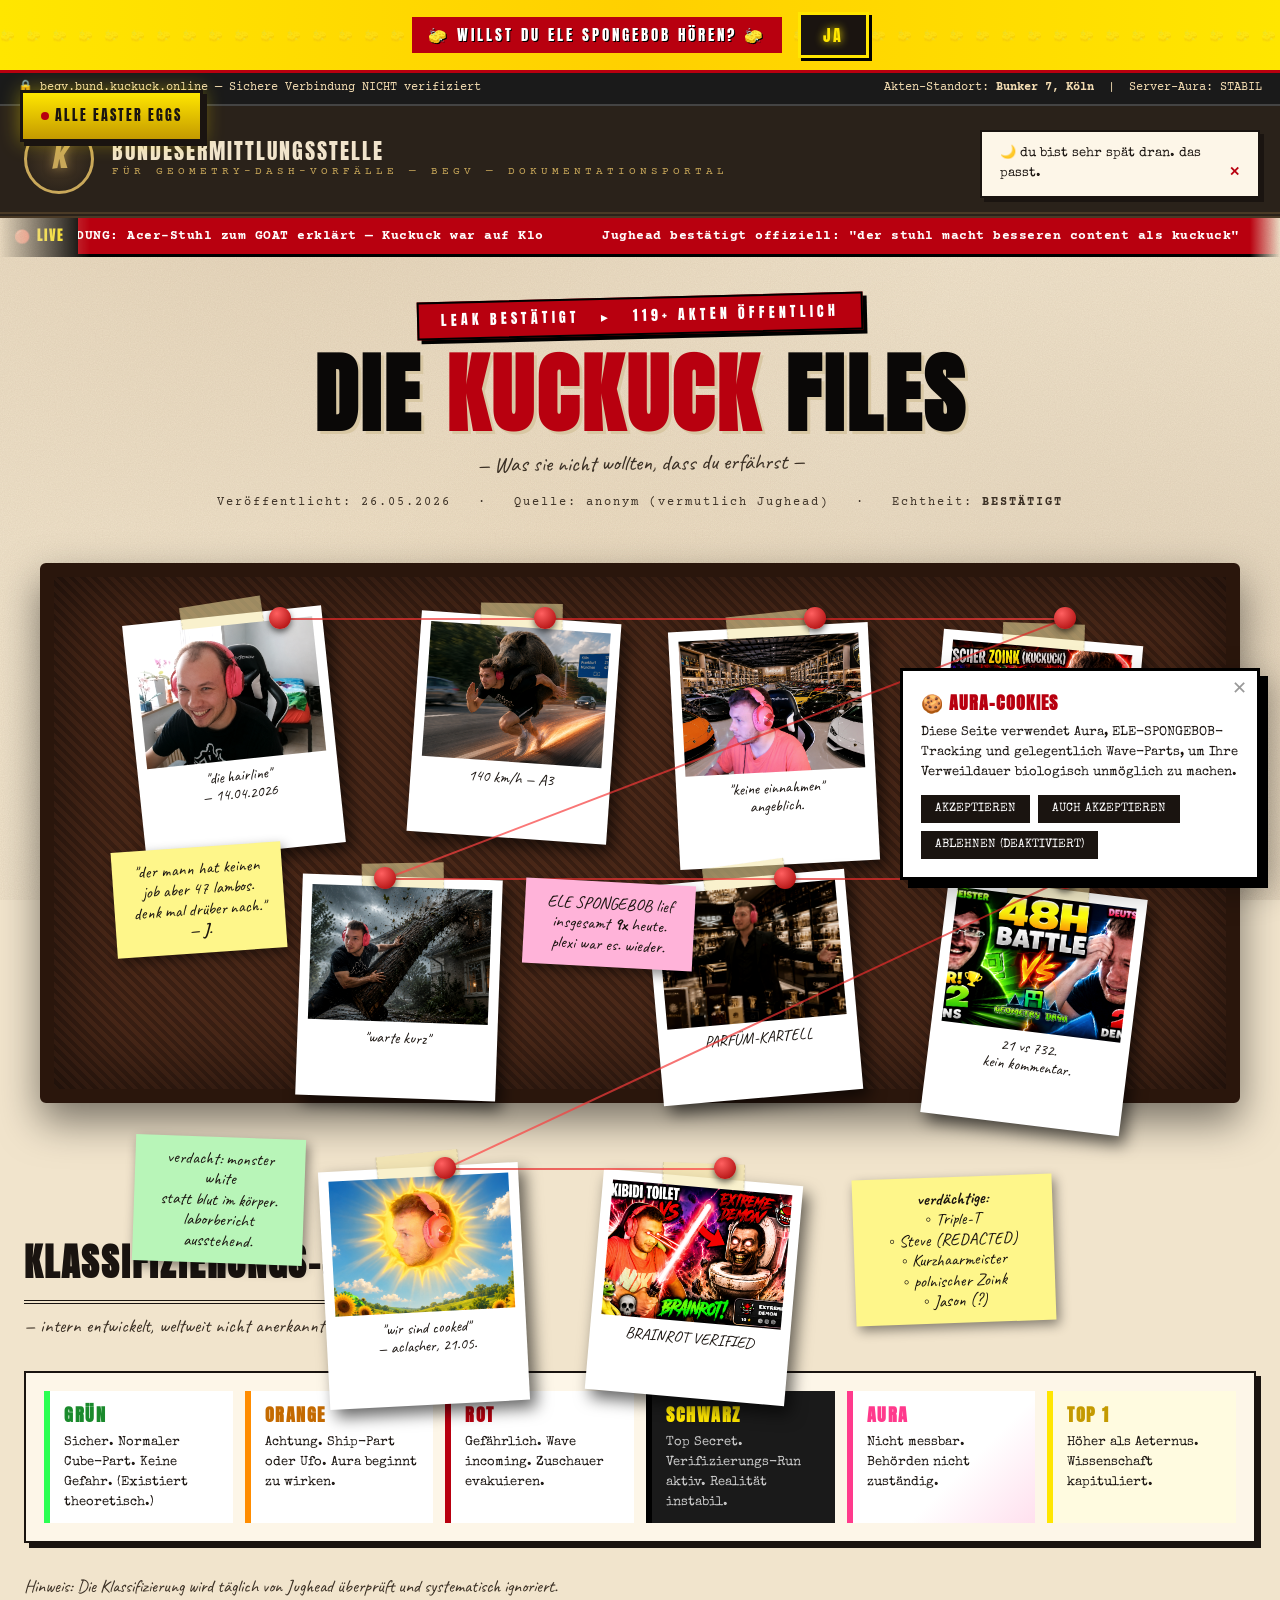
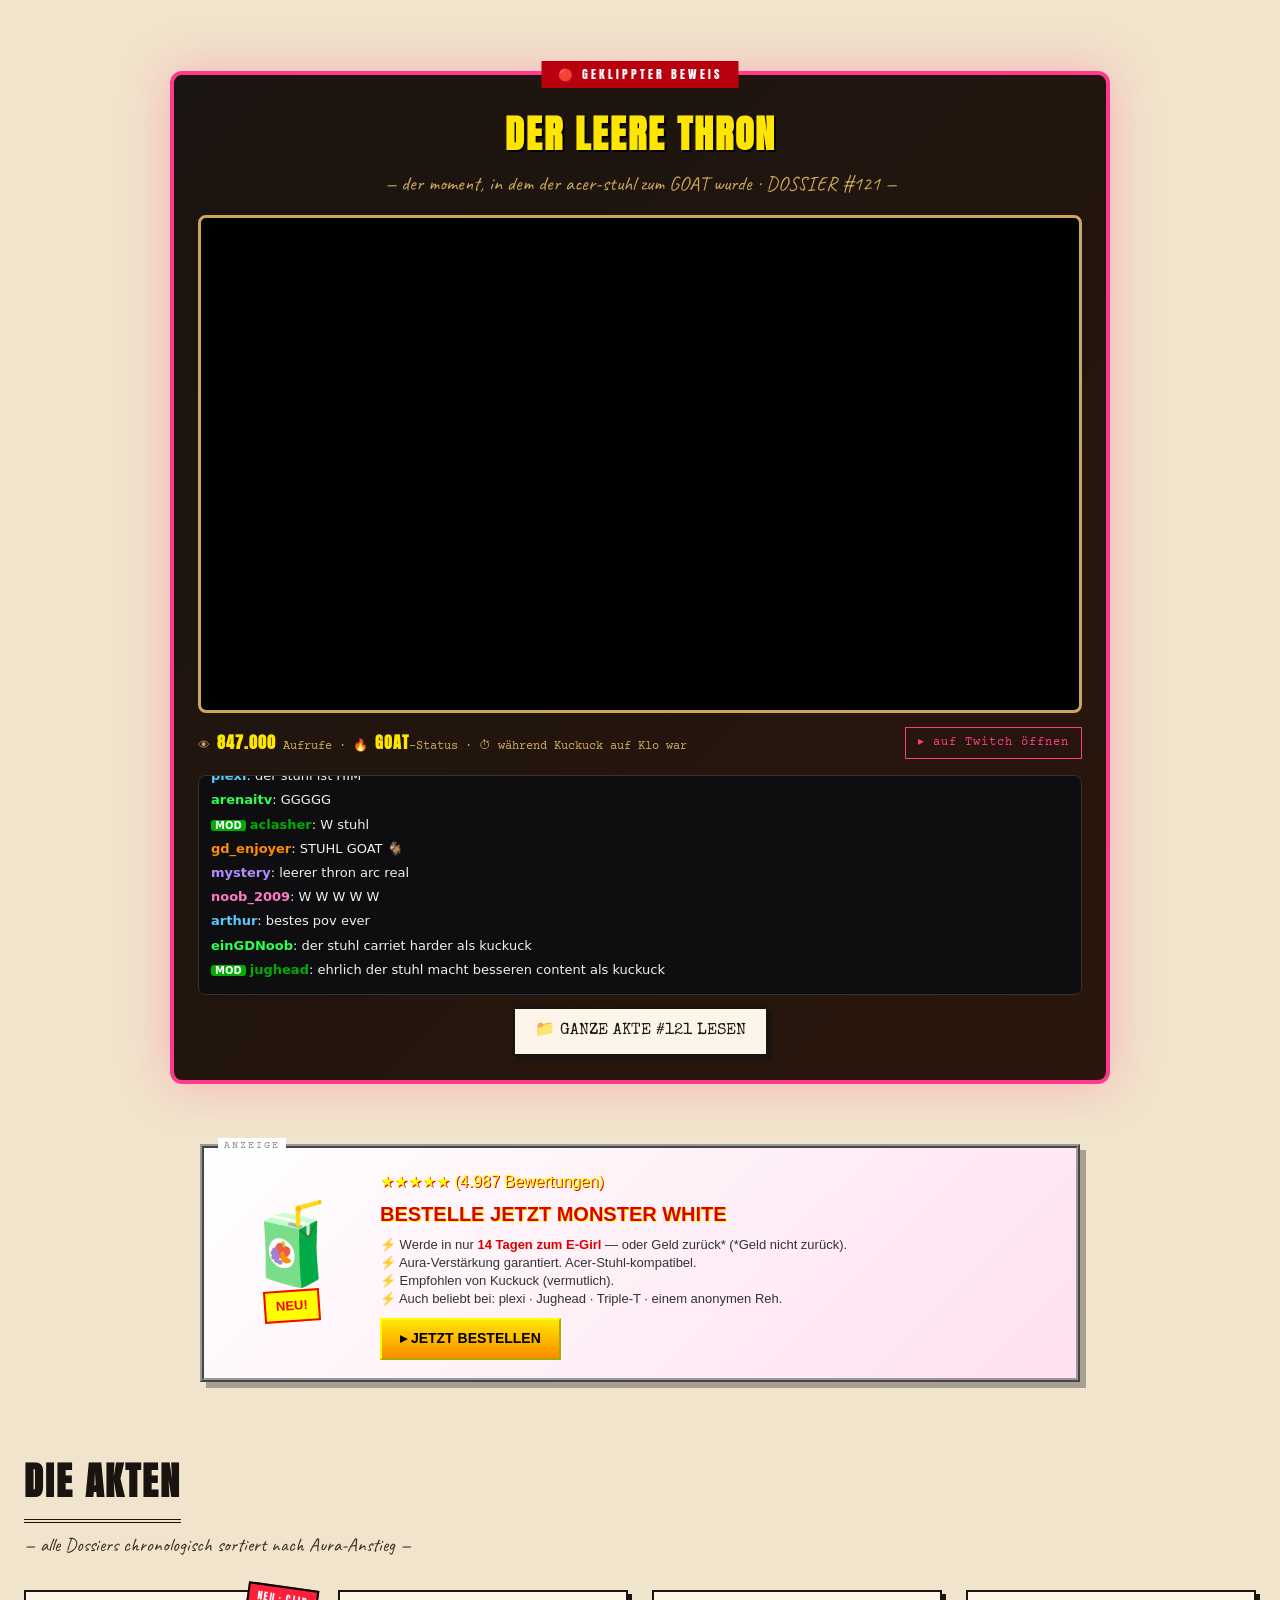
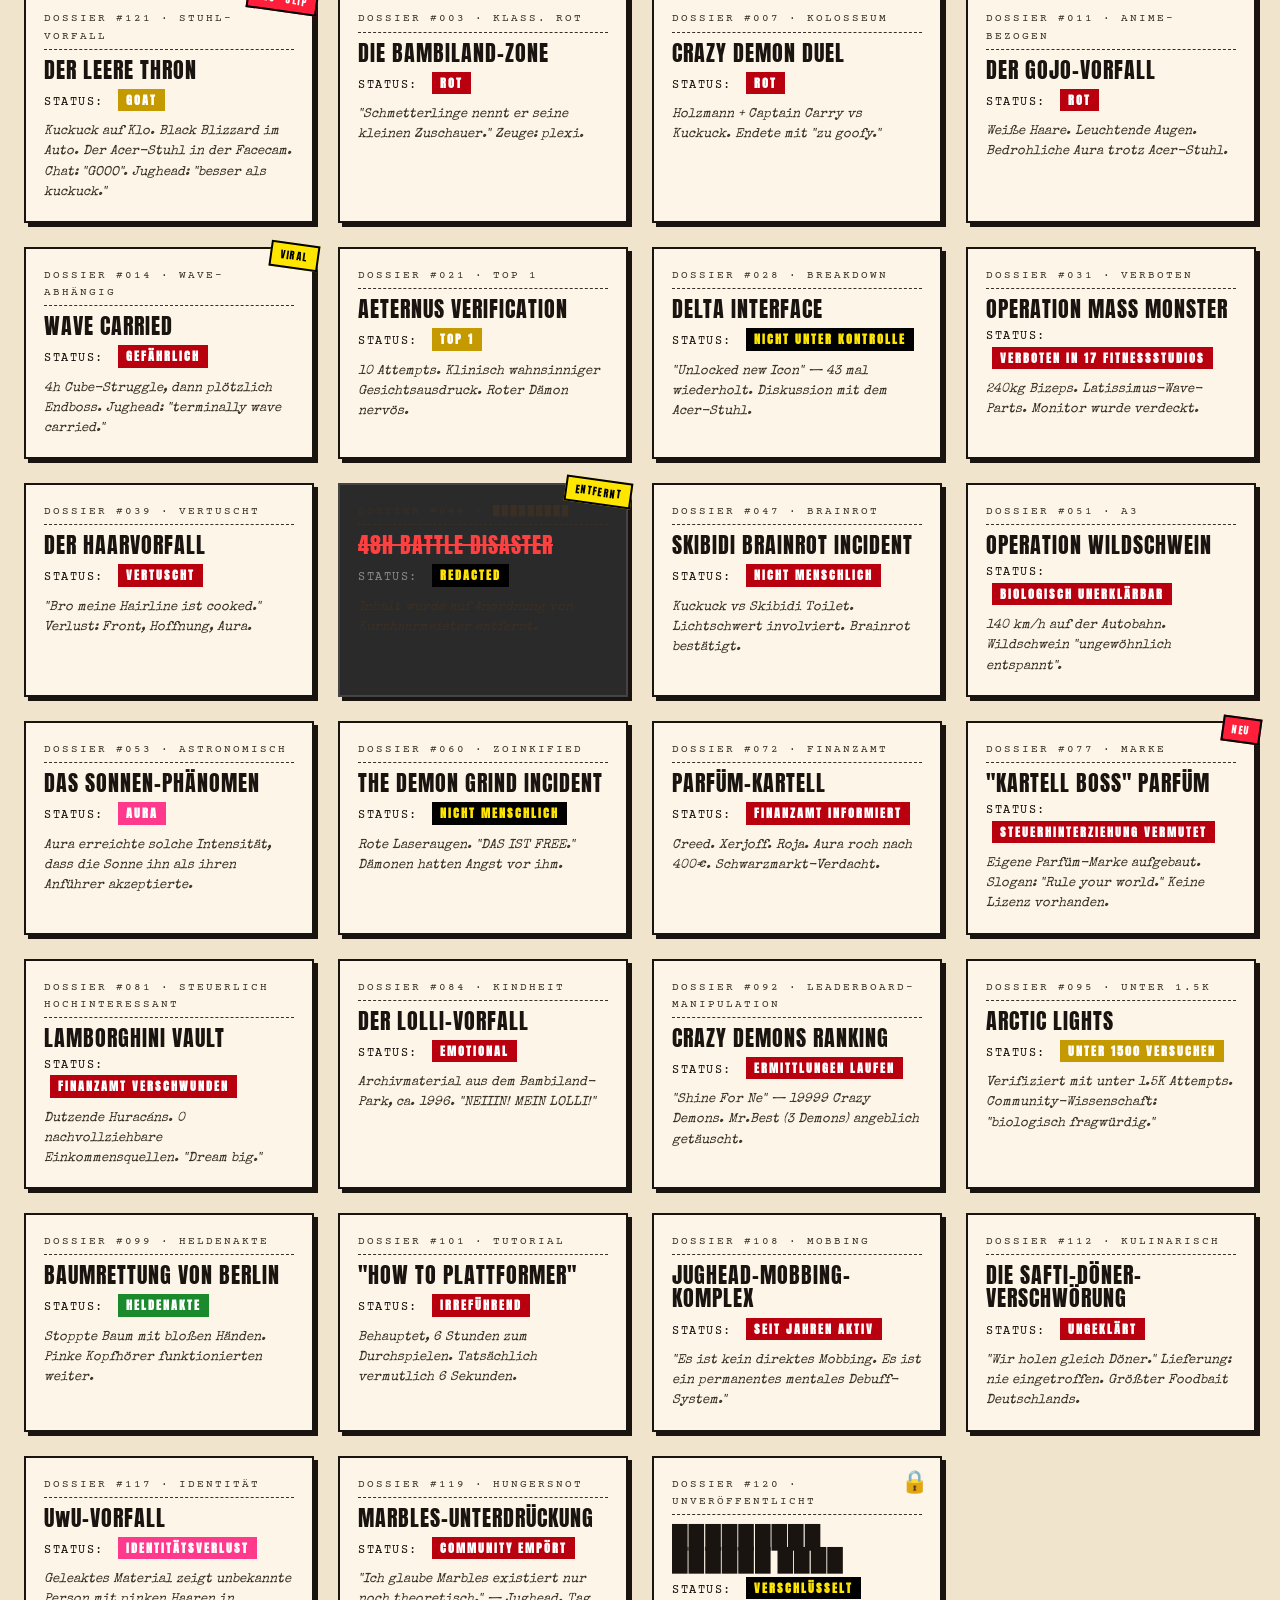
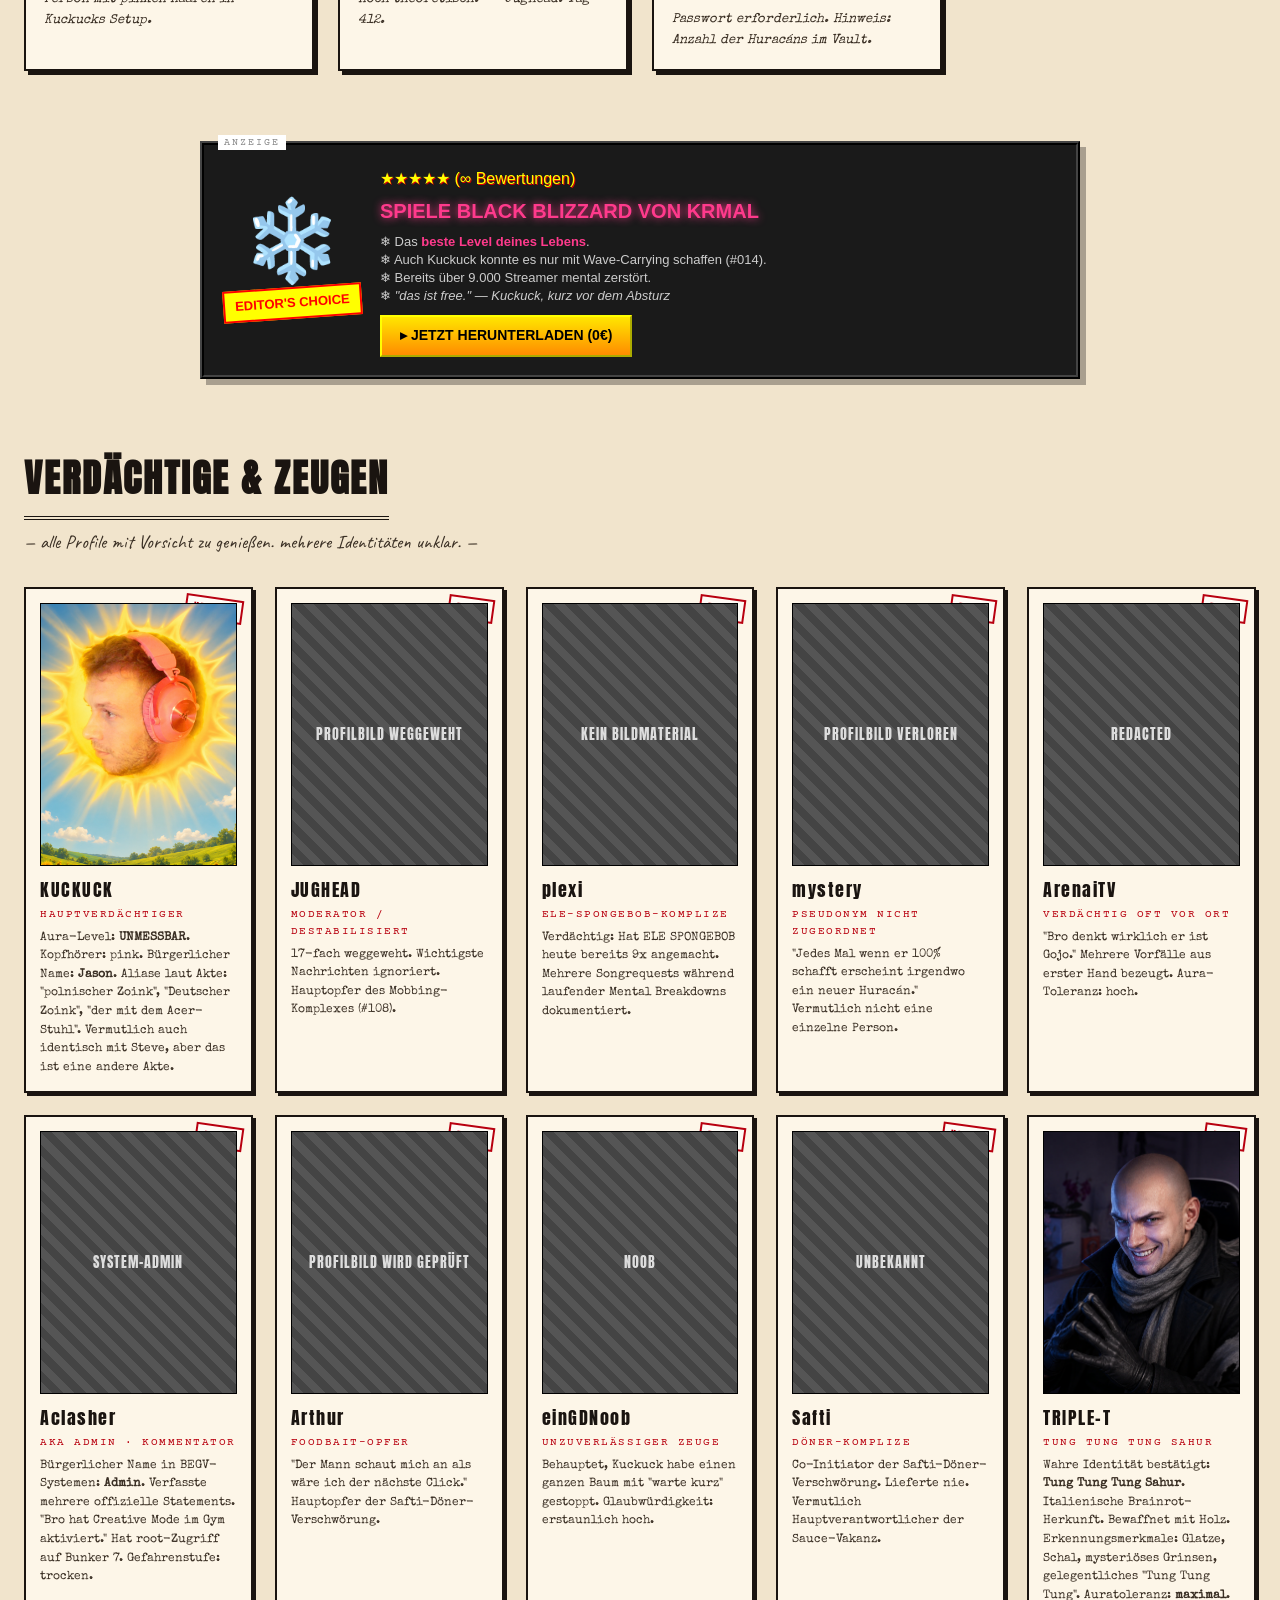
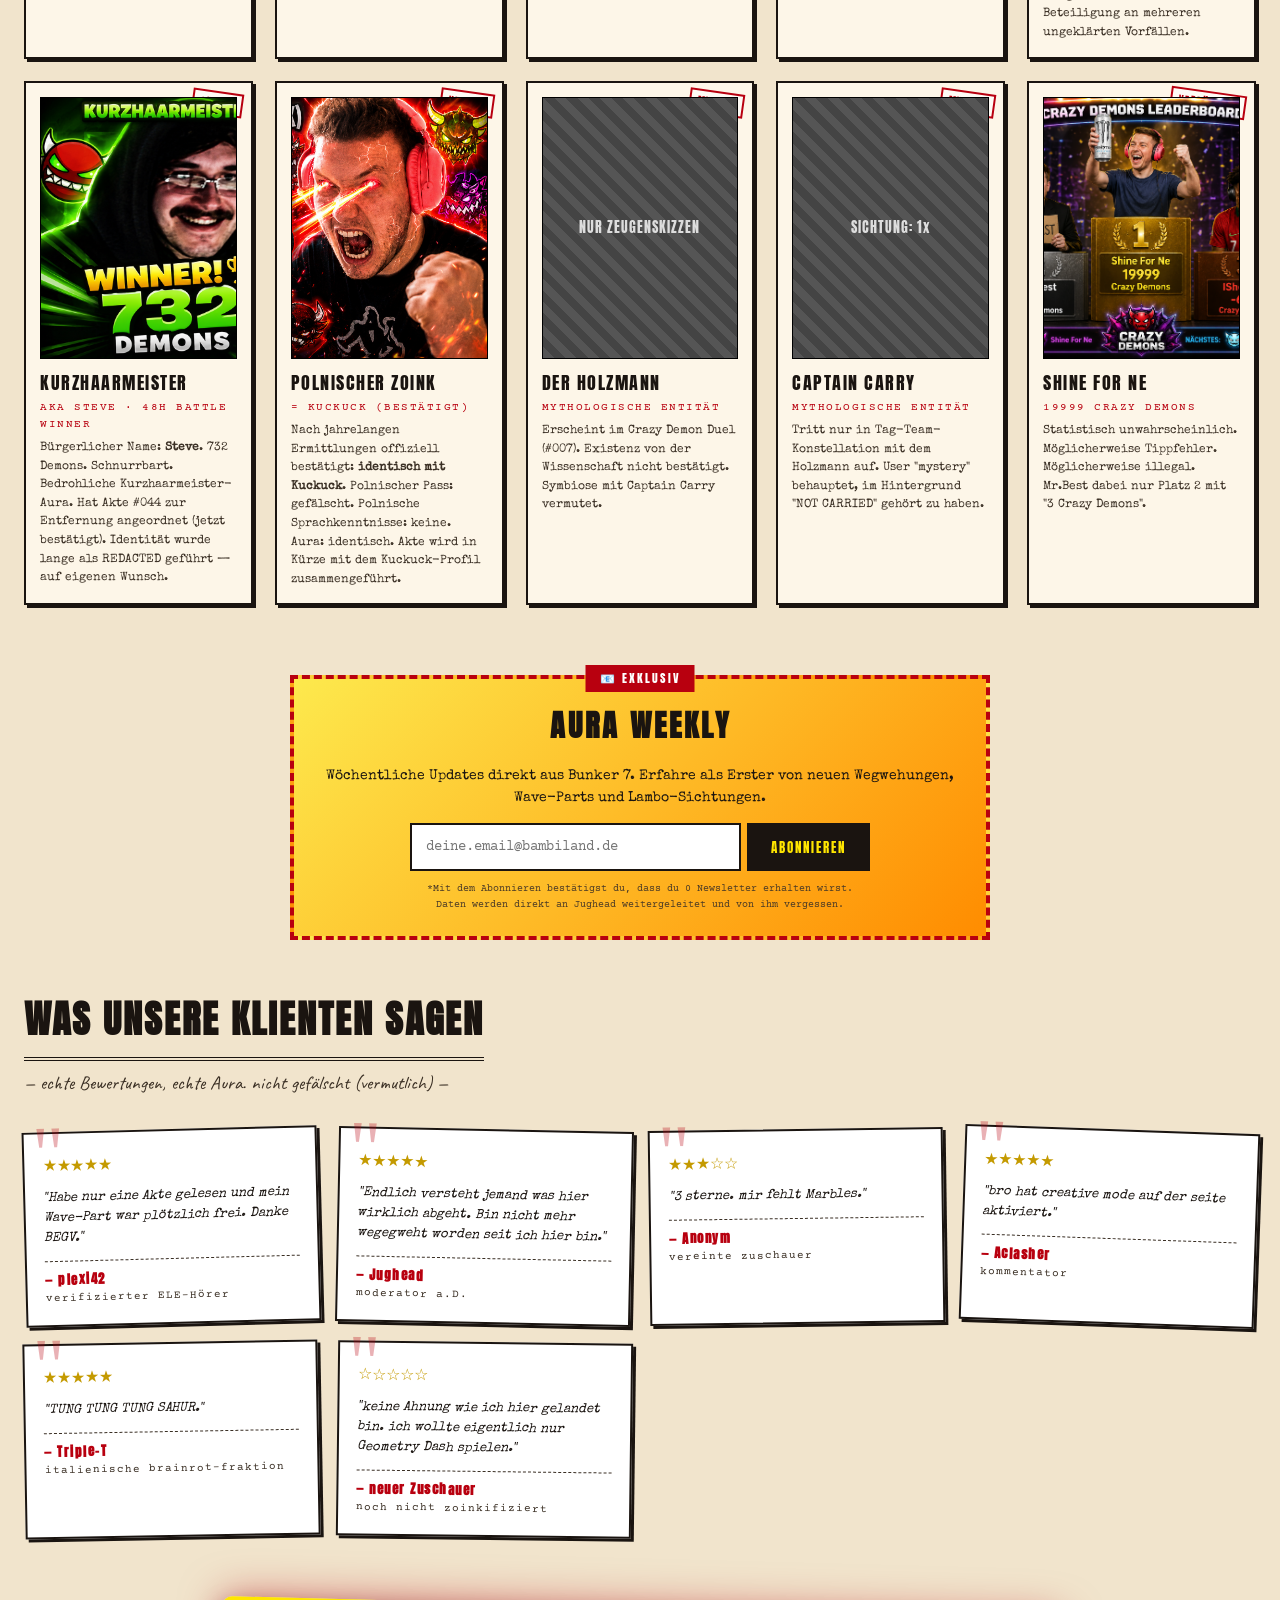
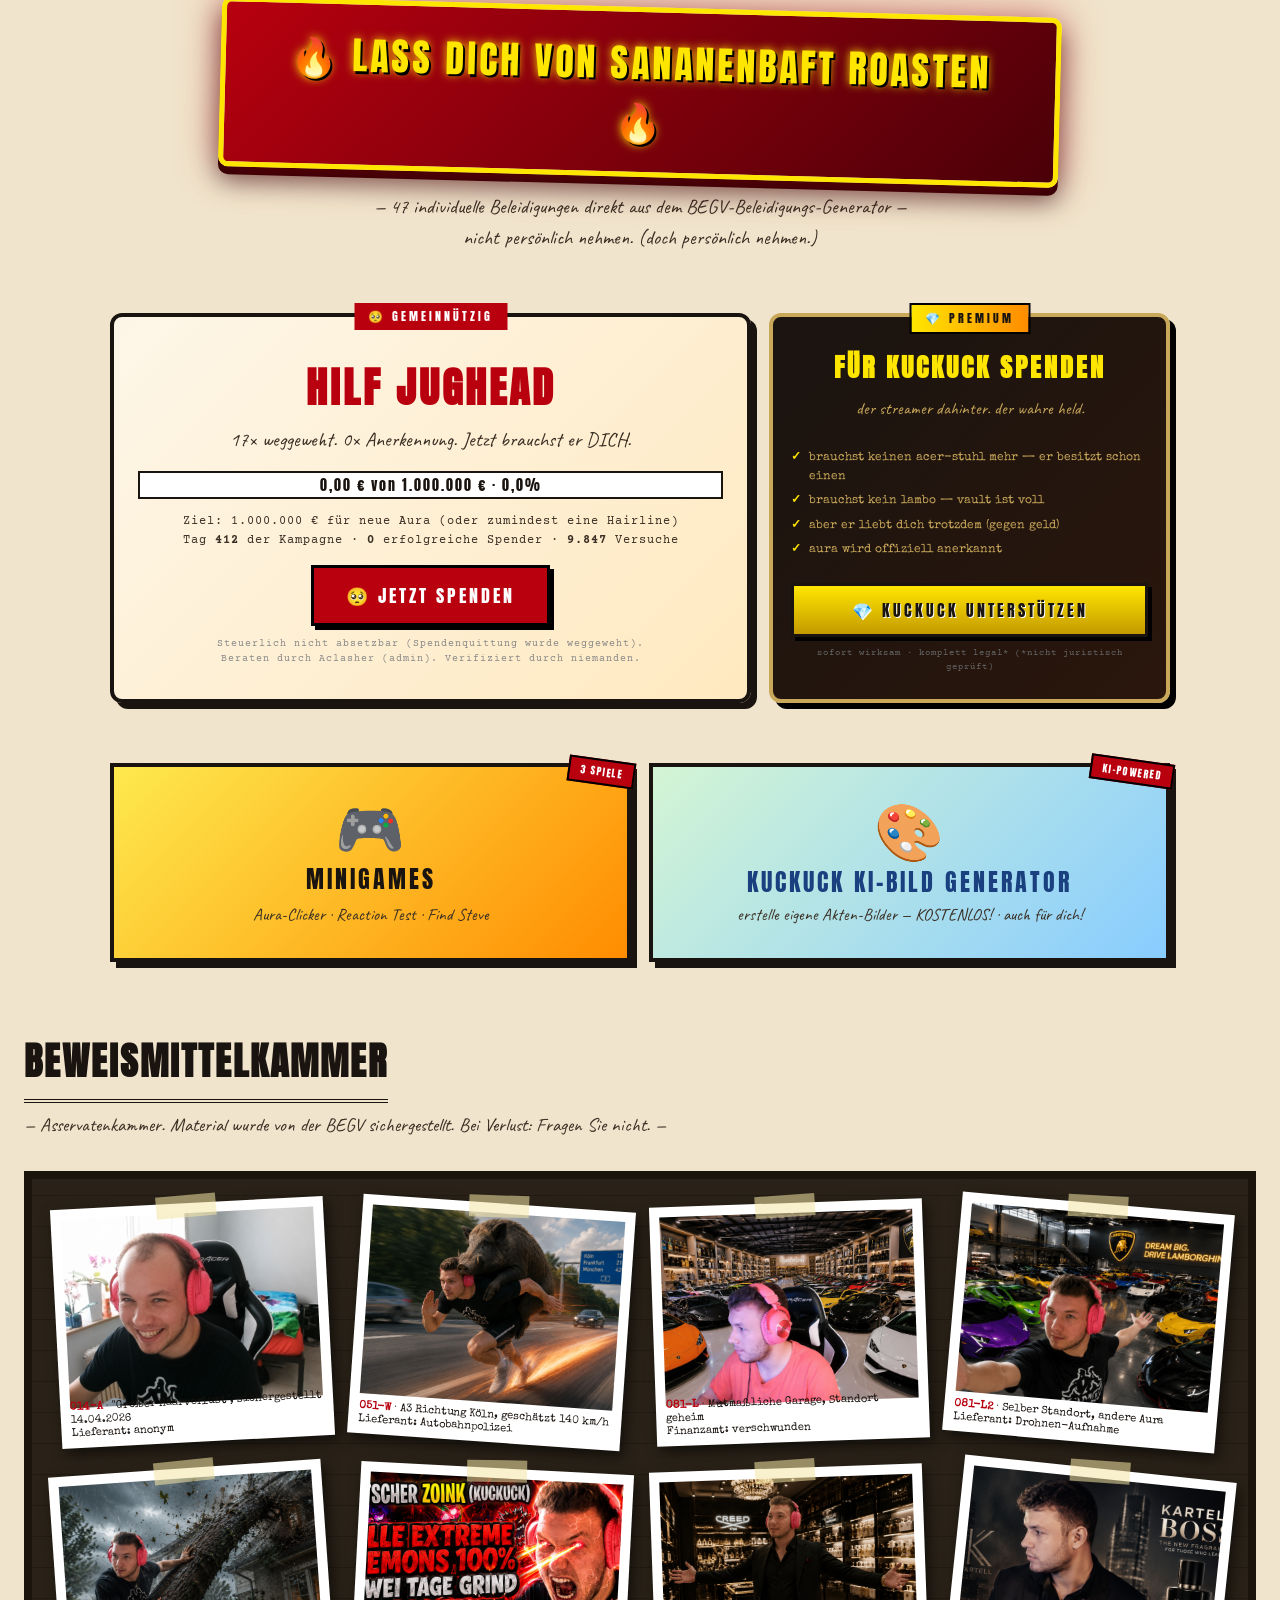
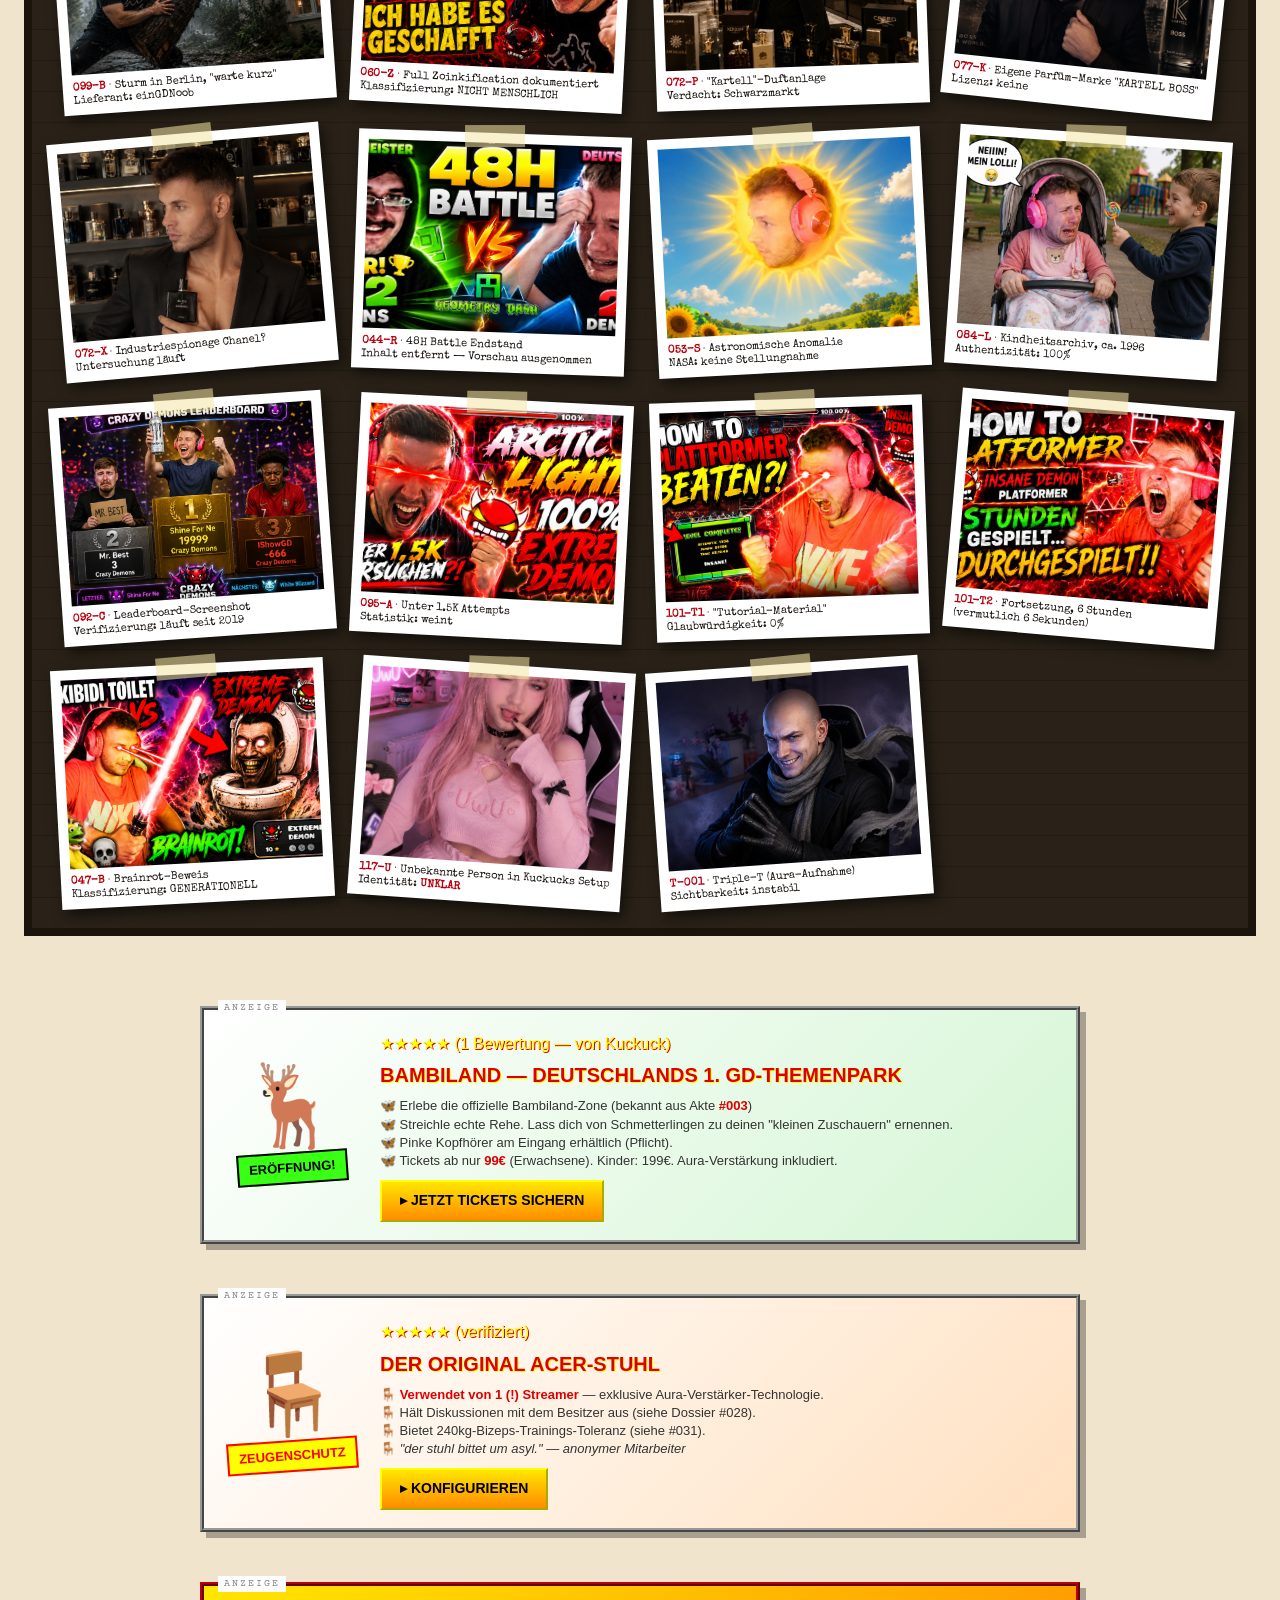
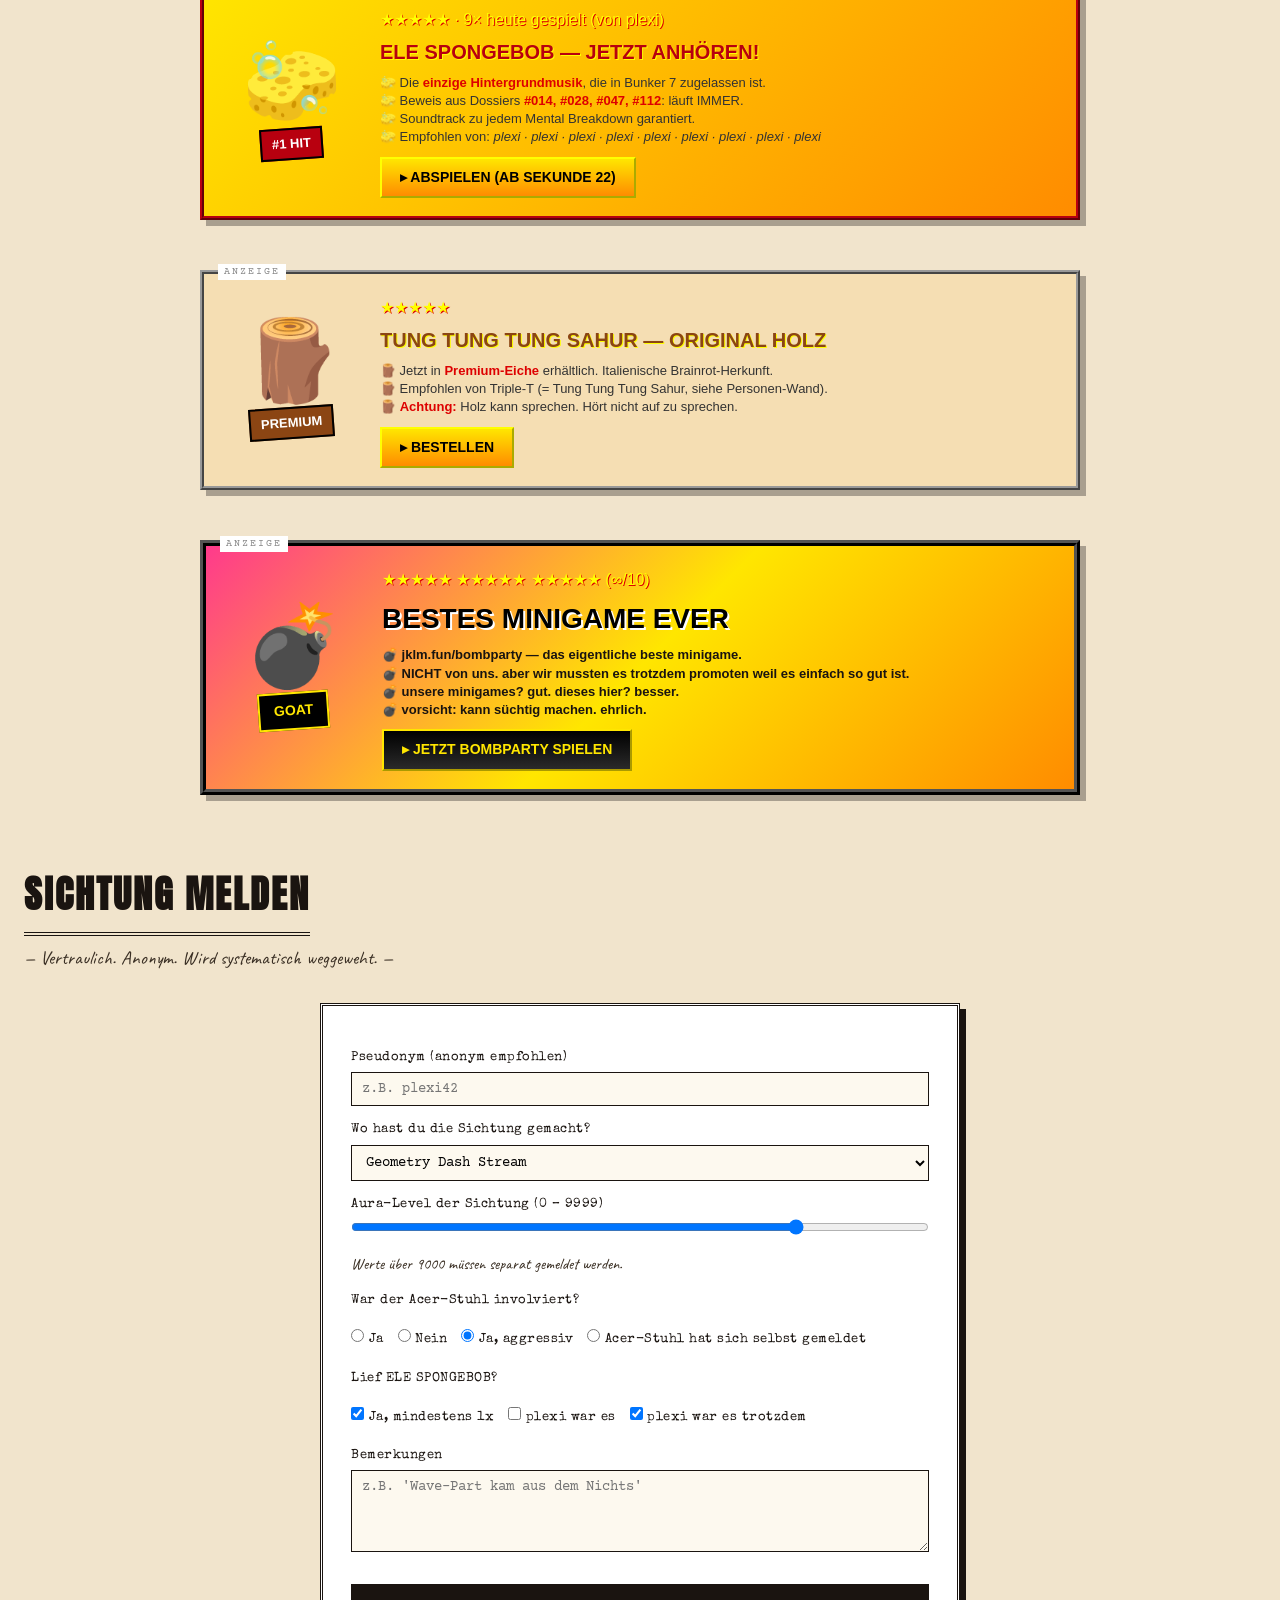
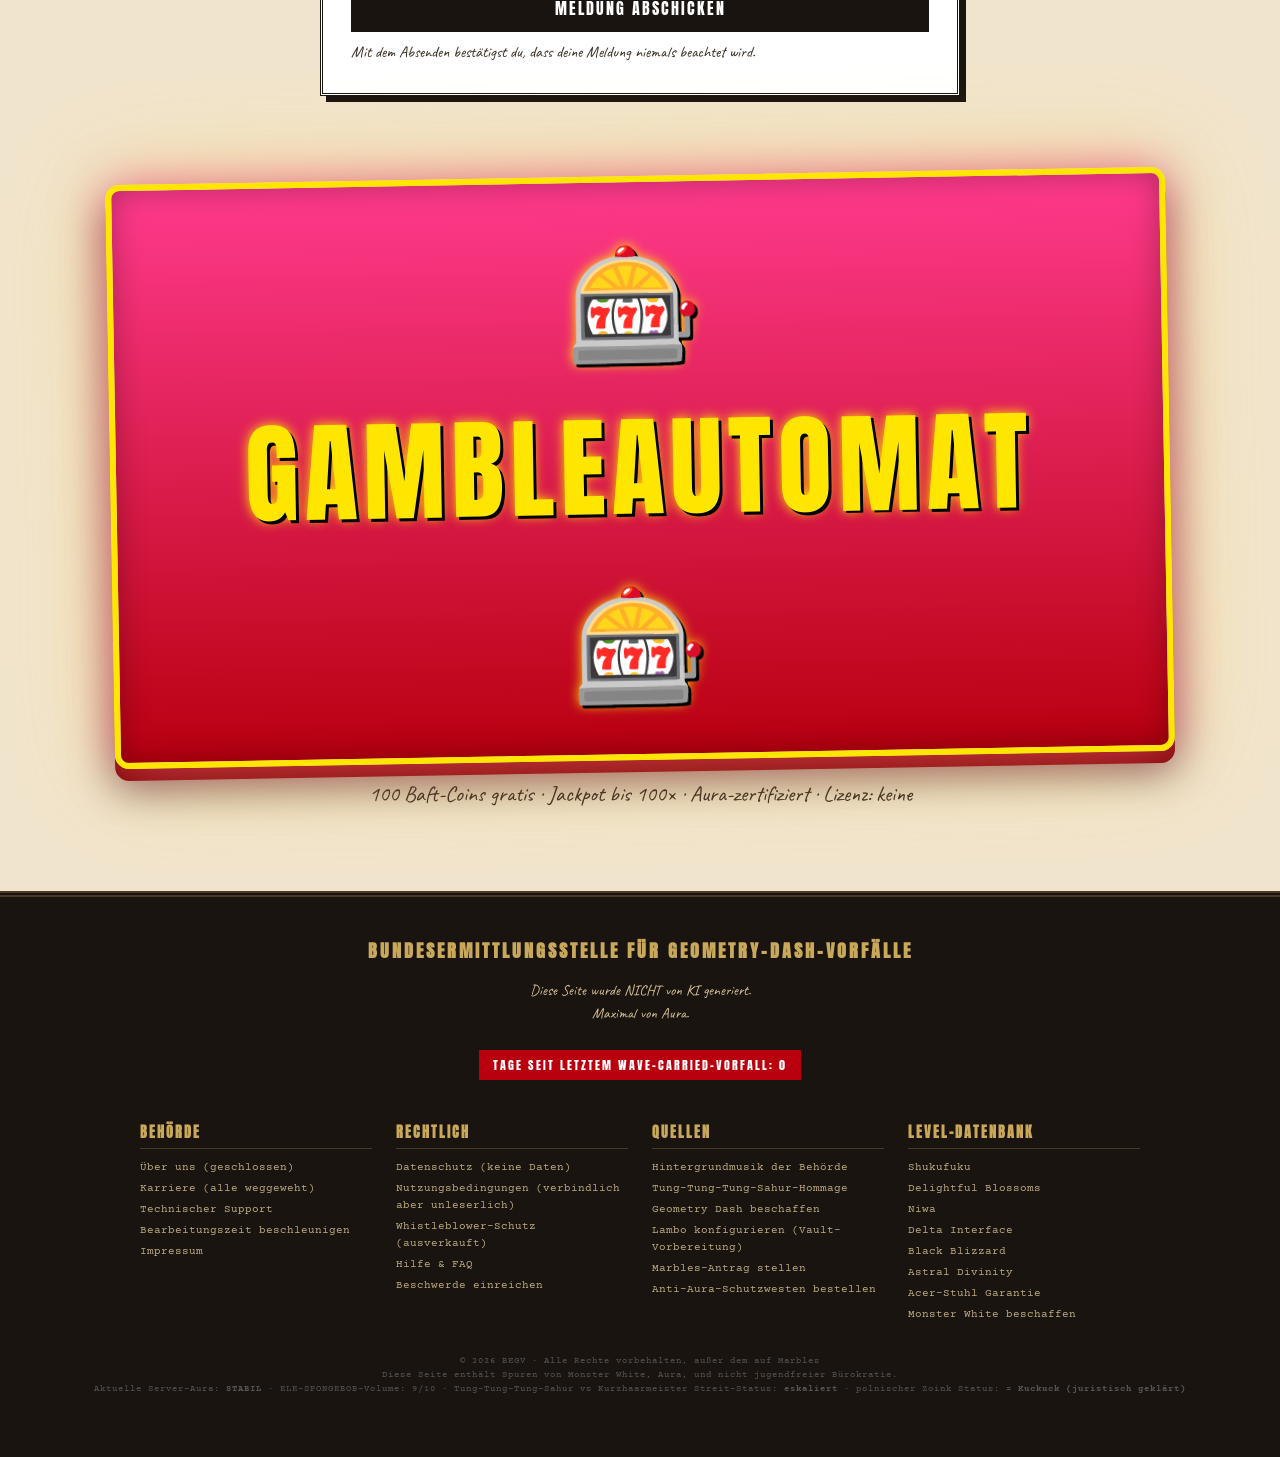
<file: index.html>
<!DOCTYPE html>
<html lang="de">
<head>
<meta charset="UTF-8">
<meta name="viewport" content="width=device-width, initial-scale=1.0">
<meta name="description" content="Geleakte Ermittlungsakten der Bundesermittlungsstelle für Geometry-Dash-Vorfälle. STRENG VERTRAULICH.">
<title>KUCKUCK FILES — Bundesermittlungsstelle für Geometry-Dash-Vorfälle</title>
<link rel="stylesheet" href="css/style.css">
<link rel="icon" href="data:image/svg+xml,<svg xmlns='http://www.w3.org/2000/svg' viewBox='0 0 64 64'><text x='10' y='48' font-size='52' font-family='Anton'>K</text></svg>">
</head>
<body>

<!-- =============================================================
     ALLE EASTER EGGS — der ausweichende button
     ============================================================= -->
<a href="easter-eggs.html" id="egg-btn" class="egg-btn">
  <span class="blink-dot"></span> ALLE EASTER EGGS
</a>

<!-- =============================================================
     ELE SPONGEBOB STREIFEN GANZ OBEN
     ============================================================= -->
<div class="ele-streifen" id="ele-streifen">
  <span class="frage">🧽 WILLST DU ELE SPONGEBOB HÖREN? 🧽</span>
  <button class="btn-ja" id="ele-btn">JA</button>
</div>

<!-- =============================================================
     STAATSBEHÖRDEN-LEISTE (Easter-Egg-Buffet im Footer)
     ============================================================= -->
<div class="gov-bar">
  <span><span class="lock">🔒</span> begv.bund.kuckuck.online — Sichere Verbindung NICHT verifiziert</span>
  <span>Akten-Standort: <b>Bunker 7, Köln</b> &nbsp;|&nbsp; Server-Aura: STABIL</span>
</div>

<!-- =============================================================
     BEHÖRDEN-HEADER
     ============================================================= -->
<header class="behoerde">
  <div class="wappen" id="wappen" title="nicht klicken">K</div>
  <h1>
    BUNDESERMITTLUNGSSTELLE
    <small>FÜR GEOMETRY-DASH-VORFÄLLE — BEGV — DOKUMENTATIONSPORTAL</small>
  </h1>
  <div class="right">
    <div>AKTENZEICHEN: BEGV-K-2026/Δ</div>
    <div>STATUS: <span class="blink">LEAK BESTÄTIGT</span></div>
    <button class="login-btn" id="login-btn">▸ MITARBEITER-LOGIN</button>
  </div>
</header>

<!-- =============================================================
     LIVE-TICKER (wird per JS dupliziert für nahtlosen loop)
     ============================================================= -->
<div class="ticker">
  <div class="ticker-inner" id="ticker-inner">
    <span>🔴 EILMELDUNG: Acer-Stuhl zum GOAT erklärt — Kuckuck war auf Klo</span>
    <span>Jughead bestätigt offiziell: "der stuhl macht besseren content als kuckuck"</span>
    <span>Black Blizzard im Auto-Mode überlebt 4 Minuten ohne Spieler — Stuhl gefeiert</span>
    <span>plexi hat ELE SPONGEBOB zum 9. Mal angemacht</span>
    <span>Jughead meldet weitere Wegwehung (Vorfall Nr. 18)</span>
    <span>Wildschwein noch immer flüchtig — letzte Sichtung A3 Richtung Köln</span>
    <span>Marbles-Hungersnot dauert an — Tag 412</span>
    <span>Aeternus-Verifizierung bleibt biologisch unmöglich</span>
    <span>Triple-T sichtet sich selbst im Spiegel — gefährliche Aura-Reflexion</span>
    <span class="ticker-steve">🔴 FAHNDUNG: STEVE GILT ALS VERMISST — zuletzt gesehen mit 732 Demons</span>
    <span>Kurzhaarmeister erhöht Demon-Count auf 733</span>
    <span>polnischer Zoink offiziell als Kuckuck identifiziert — Pass wird eingezogen</span>
    <span>Acer-Stuhl beantragt erneut Zeugenschutzprogramm</span>
    <span>Shine For Ne meldet 20000ster Crazy Demon — Untersuchung läuft</span>
    <span>TUNG TUNG TUNG SAHUR in Mailand gesichtet — er kommt mit dem Holz</span>
    <span>Aclasher (admin) hat sich eingeloggt — root-zugriff bestätigt</span>
    <span>SananenBaft beleidigt weiterhin alle ohne Pause</span>
    <span>Steve = Kurzhaarmeister bestätigt durch DNA-Probe von Schnurrbart</span>
    <span>BAFT-COIN-Kurs gefallen um 47% — Vault-Investoren in Sorge</span>
    <span>Bambiland-Eröffnung verschoben auf "niemals"</span>
    <span>KrmaL veröffentlicht neues Level — Kuckuck weint präventiv</span>
    <span>Captain Carry in Pension — Nachfolger gesucht</span>
    <span>Monster-White-Vorrat: 3 Dosen · kritischer Stand</span>
    <span>plexi-Aktivität ungewöhnlich hoch — ELE-Level bei 11/10</span>
    <span>Der Holzmann-Auftritt für Q3 angekündigt</span>
    <span>KI-Bild-Generator fehlgeschlagen #4711 — User-Prompt erneut zu schwach</span>
    <span>Aura-Weekly Abonnentenzahl: 0 (Plan)</span>
    <span>Lambo-Vault hat 1 neues Fahrzeug — Quelle: unklar</span>
    <span>Wave-Part-Warnung für Sektor 7 ausgegeben</span>
    <span>Mr.Best erneut mit 3 Crazy Demons auf Platz 2</span>
    <span>Bambi-Population in Bambiland-Zone: theoretisch stabil</span>
    <span>plexi hat in der Zwischenzeit ELE SPONGEBOB ein weiteres Mal angemacht</span>
  </div>
</div>

<!-- =============================================================
     COOKIE-BANNER
     ============================================================= -->
<div class="cookie-banner" id="cookie-banner">
  <span class="x" id="cookie-x">✕</span>
  <h4>🍪 AURA-COOKIES</h4>
  <p>Diese Seite verwendet Aura, ELE-SPONGEBOB-Tracking und gelegentlich Wave-Parts, um Ihre Verweildauer biologisch unmöglich zu machen.</p>
  <div class="buttons">
    <button id="cookie-ja">Akzeptieren</button>
    <button id="cookie-mehr-ja">Auch akzeptieren</button>
    <button id="cookie-nein">Ablehnen (deaktiviert)</button>
  </div>
</div>

<!-- =============================================================
     HERO / CONSPIRACY BOARD
     ============================================================= -->
<section class="hero">
  <div class="leak-banner">LEAK BESTÄTIGT &nbsp; ▸ &nbsp; 119+ AKTEN ÖFFENTLICH</div>
  <h2>DIE <span class="red">KUCKUCK</span> FILES</h2>
  <div class="untertitel">— Was sie nicht wollten, dass du erfährst —</div>
  <div class="meta">Veröffentlicht: 26.05.2026 &nbsp; · &nbsp; Quelle: anonym (vermutlich Jughead) &nbsp; · &nbsp; Echtheit: <b>BESTÄTIGT</b></div>

  <div class="conspiracy-board" id="board">
    <!-- Polaroids werden frei platziert -->
    <div class="pin" style="top: 30px; left: 215px;"></div>
    <div class="polaroid" data-akte="039" style="top: 38px; left: 80px; transform: rotate(-6deg);">
      <img src="img/haarvorfall.png" alt="">
      <div class="caption">"die hairline"<br>— 14.04.2026</div>
    </div>

    <div class="pin" style="top: 30px; left: 480px;"></div>
    <div class="polaroid" data-akte="051" style="top: 40px; left: 360px; transform: rotate(4deg);">
      <img src="img/wildschwein.png" alt="">
      <div class="caption">140 km/h — A3</div>
    </div>

    <div class="pin" style="top: 30px; left: 750px;"></div>
    <div class="polaroid" data-akte="081" style="top: 50px; left: 620px; transform: rotate(-3deg);">
      <img src="img/lambo-vault-1.png" alt="">
      <div class="caption">"keine einnahmen"<br>angeblich.</div>
    </div>

    <div class="pin" style="top: 30px; left: 1000px;"></div>
    <div class="polaroid" data-akte="060" style="top: 60px; left: 880px; transform: rotate(5deg);">
      <img src="img/demon-grind.png" alt="">
      <div class="caption">FULL ZOINK</div>
    </div>

    <div class="note" style="top: 270px; left: 60px; transform: rotate(-4deg);">
      "der mann hat keinen<br>job aber 47 lambos.<br>denk mal drüber nach."<br><b>— J.</b>
    </div>

    <div class="pin" style="top: 290px; left: 320px;"></div>
    <div class="polaroid" data-akte="099" style="top: 300px; left: 245px; transform: rotate(2deg);">
      <img src="img/baumrettung.png" alt="">
      <div class="caption">"warte kurz"</div>
    </div>

    <div class="note pink" style="top: 305px; left: 470px; transform: rotate(3deg);">
      ELE SPONGEBOB lief<br>insgesamt <b>9x</b> heute.<br>plexi war es. wieder.
    </div>

    <div class="pin" style="top: 290px; left: 720px;"></div>
    <div class="polaroid" data-akte="072" style="top: 300px; left: 600px; transform: rotate(-5deg);">
      <img src="img/parfuem-creed.png" alt="">
      <div class="caption">PARFÜM-KARTELL</div>
    </div>

    <div class="pin" style="top: 290px; left: 1000px;"></div>
    <div class="polaroid" data-akte="044" style="top: 310px; left: 880px; transform: rotate(7deg);">
      <img src="img/battle-48h.png" alt="">
      <div class="caption">21 vs 732.<br>kein kommentar.</div>
    </div>

    <div class="note green" style="top: 560px; left: 80px; transform: rotate(2deg);">
      verdacht: monster white<br>statt blut im körper.<br>laborbericht ausstehend.
    </div>

    <div class="pin" style="top: 580px; left: 380px;"></div>
    <div class="polaroid" data-akte="053" style="top: 590px; left: 270px; transform: rotate(-3deg);">
      <img src="img/sonnen-kuckuck.png" alt="">
      <div class="caption">"wir sind cooked"<br>— aclasher, 21.05.</div>
    </div>

    <div class="pin" style="top: 580px; left: 660px;"></div>
    <div class="polaroid" data-akte="047" style="top: 600px; left: 540px; transform: rotate(5deg);">
      <img src="img/skibidi-toilet.png" alt="">
      <div class="caption">BRAINROT VERIFIED</div>
    </div>

    <div class="note" style="top: 600px; left: 800px; transform: rotate(-2deg); width: 200px;">
      <b>verdächtige:</b><br>
      ◦ Triple-T<br>
      ◦ Steve (REDACTED)<br>
      ◦ Kurzhaarmeister<br>
      ◦ polnischer Zoink<br>
      ◦ Jason (?)
    </div>
  </div>
</section>

<!-- =============================================================
     KLASSIFIZIERUNGS-TABELLE
     ============================================================= -->
<section class="section">
  <h3>KLASSIFIZIERUNGS-SYSTEM</h3>
  <div class="sub">— intern entwickelt, weltweit nicht anerkannt —</div>
  <div class="klass-table">
    <div class="klass-row gruen">
      <b>GRÜN</b>
      Sicher. Normaler Cube-Part. Keine Gefahr. (Existiert theoretisch.)
    </div>
    <div class="klass-row orange">
      <b>ORANGE</b>
      Achtung. Ship-Part oder Ufo. Aura beginnt zu wirken.
    </div>
    <div class="klass-row rot">
      <b>ROT</b>
      Gefährlich. Wave incoming. Zuschauer evakuieren.
    </div>
    <div class="klass-row schwarz">
      <b>SCHWARZ</b>
      Top Secret. Verifizierungs-Run aktiv. Realität instabil.
    </div>
    <div class="klass-row aura">
      <b>AURA</b>
      Nicht messbar. Behörden nicht zuständig.
    </div>
    <div class="klass-row top1">
      <b>TOP 1</b>
      Höher als Aeternus. Wissenschaft kapituliert.
    </div>
  </div>
  <p style="font-family: 'Caveat', cursive; font-size: 18px; color: var(--ink-soft); margin-top: 8px;">
    Hinweis: Die Klassifizierung wird täglich von Jughead überprüft und systematisch ignoriert.
  </p>
</section>

<!-- =============================================================
     CLIP-SEKTION — DER STUHL-STREAM (in-site player)
     ============================================================= -->
<section class="clip-sektion">
  <div class="clip-box">
    <h3>DER LEERE THRON</h3>
    <div class="clip-sub">— der moment, in dem der acer-stuhl zum GOAT wurde · DOSSIER #121 —</div>
    <div class="clip-player">
      <iframe
        src="https://clips.twitch.tv/embed?clip=HungryRockyStarlingThunBeast-0WBkKfxByGO2qx79&parent=agdnoob.github.io&parent=localhost&parent=127.0.0.1&autoplay=false"
        allowfullscreen
        title="Der Stuhl-Stream Clip"></iframe>
    </div>
    <div class="clip-meta">
      <div class="stat">👁 <b>847.000</b> Aufrufe · 🔥 <b>GOAT</b>-Status · ⏱ während Kuckuck auf Klo war</div>
      <a href="https://www.twitch.tv/xxxkuckuckxxx/clip/HungryRockyStarlingThunBeast-0WBkKfxByGO2qx79" target="_blank" rel="noopener">▸ auf Twitch öffnen</a>
    </div>
    <div class="clip-chat" id="clip-chat"></div>
    <div style="text-align:center; margin-top:12px;">
      <a class="akte-card" data-akte="121" style="display:inline-block; cursor:pointer; padding:10px 20px; box-shadow:4px 4px 0 var(--ink); background:#fdf6e8;">📁 GANZE AKTE #121 LESEN</a>
    </div>
  </div>
</section>

<!-- =============================================================
     WERBUNG 1 — MONSTER WHITE E-GIRL
     ============================================================= -->
<a class="werbung werbung--monster" href="https://www.monsterenergy.com/" target="_blank" rel="noopener">
  <div class="links">
    <div class="emoji">🧃</div>
    <div class="badge">NEU!</div>
  </div>
  <div class="rechts">
    <div class="sterne">★★★★★ (4.987 Bewertungen)</div>
    <div class="titel">Bestelle jetzt MONSTER WHITE</div>
    <div class="text">
      ⚡ Werde in nur <b>14 Tagen zum E-Girl</b> — oder Geld zurück* (*Geld nicht zurück).<br>
      ⚡ Aura-Verstärkung garantiert. Acer-Stuhl-kompatibel.<br>
      ⚡ Empfohlen von Kuckuck (vermutlich).<br>
      ⚡ Auch beliebt bei: plexi · Jughead · Triple-T · einem anonymen Reh.
    </div>
    <span class="cta">▸ JETZT BESTELLEN</span>
  </div>
</a>

<!-- =============================================================
     AKTEN-GALERIE (HAUPTSEKTION)
     ============================================================= -->
<section class="section">
  <h3>DIE AKTEN</h3>
  <div class="sub">— alle Dossiers chronologisch sortiert nach Aura-Anstieg —</div>

  <div class="akten-grid">

    <a class="akte-card" data-akte="121">
      <div class="nr">DOSSIER #121 · STUHL-VORFALL</div>
      <div class="titel">DER LEERE THRON</div>
      <div class="status">STATUS: <b class="top1">GOAT</b></div>
      <div class="vorschau">Kuckuck auf Klo. Black Blizzard im Auto. Der Acer-Stuhl in der Facecam. Chat: "GOOO". Jughead: "besser als kuckuck."</div>
      <div class="ecke neu">NEU · CLIP</div>
    </a>

    <a class="akte-card" data-akte="003">
      <div class="nr">DOSSIER #003 · KLASS. ROT</div>
      <div class="titel">DIE BAMBILAND-ZONE</div>
      <div class="status">STATUS: <b>ROT</b></div>
      <div class="vorschau">"Schmetterlinge nennt er seine kleinen Zuschauer." Zeuge: plexi.</div>
    </a>

    <a class="akte-card" data-akte="007">
      <div class="nr">DOSSIER #007 · KOLOSSEUM</div>
      <div class="titel">CRAZY DEMON DUEL</div>
      <div class="status">STATUS: <b>ROT</b></div>
      <div class="vorschau">Holzmann + Captain Carry vs Kuckuck. Endete mit "zu goofy."</div>
    </a>

    <a class="akte-card" data-akte="011">
      <div class="nr">DOSSIER #011 · ANIME-BEZOGEN</div>
      <div class="titel">DER GOJO-VORFALL</div>
      <div class="status">STATUS: <b>ROT</b></div>
      <div class="vorschau">Weiße Haare. Leuchtende Augen. Bedrohliche Aura trotz Acer-Stuhl.</div>
    </a>

    <a class="akte-card" data-akte="014">
      <div class="nr">DOSSIER #014 · WAVE-ABHÄNGIG</div>
      <div class="titel">WAVE CARRIED</div>
      <div class="status">STATUS: <b>GEFÄHRLICH</b></div>
      <div class="vorschau">4h Cube-Struggle, dann plötzlich Endboss. Jughead: "terminally wave carried."</div>
      <div class="ecke">VIRAL</div>
    </a>

    <a class="akte-card" data-akte="021">
      <div class="nr">DOSSIER #021 · TOP 1</div>
      <div class="titel">AETERNUS VERIFICATION</div>
      <div class="status">STATUS: <b class="top1">TOP 1</b></div>
      <div class="vorschau">10 Attempts. Klinisch wahnsinniger Gesichtsausdruck. Roter Dämon nervös.</div>
    </a>

    <a class="akte-card" data-akte="028">
      <div class="nr">DOSSIER #028 · BREAKDOWN</div>
      <div class="titel">DELTA INTERFACE</div>
      <div class="status">STATUS: <b class="schwarz">NICHT UNTER KONTROLLE</b></div>
      <div class="vorschau">"Unlocked new Icon" — 43 mal wiederholt. Diskussion mit dem Acer-Stuhl.</div>
    </a>

    <a class="akte-card" data-akte="031">
      <div class="nr">DOSSIER #031 · VERBOTEN</div>
      <div class="titel">OPERATION MASS MONSTER</div>
      <div class="status">STATUS: <b>VERBOTEN IN 17 FITNESSSTUDIOS</b></div>
      <div class="vorschau">240kg Bizeps. Latissimus-Wave-Parts. Monitor wurde verdeckt.</div>
    </a>

    <a class="akte-card" data-akte="039">
      <div class="nr">DOSSIER #039 · VERTUSCHT</div>
      <div class="titel">DER HAARVORFALL</div>
      <div class="status">STATUS: <b>VERTUSCHT</b></div>
      <div class="vorschau">"Bro meine Hairline ist cooked." Verlust: Front, Hoffnung, Aura.</div>
    </a>

    <a class="akte-card weggeweht" data-akte="044">
      <div class="nr">DOSSIER #044 · █████████</div>
      <div class="titel">48H BATTLE DISASTER</div>
      <div class="status">STATUS: <b class="schwarz">REDACTED</b></div>
      <div class="vorschau">Inhalt wurde auf Anordnung von Kurzhaarmeister entfernt.</div>
      <div class="ecke">ENTFERNT</div>
    </a>

    <a class="akte-card" data-akte="047">
      <div class="nr">DOSSIER #047 · BRAINROT</div>
      <div class="titel">SKIBIDI BRAINROT INCIDENT</div>
      <div class="status">STATUS: <b>NICHT MENSCHLICH</b></div>
      <div class="vorschau">Kuckuck vs Skibidi Toilet. Lichtschwert involviert. Brainrot bestätigt.</div>
    </a>

    <a class="akte-card" data-akte="051">
      <div class="nr">DOSSIER #051 · A3</div>
      <div class="titel">OPERATION WILDSCHWEIN</div>
      <div class="status">STATUS: <b>BIOLOGISCH UNERKLÄRBAR</b></div>
      <div class="vorschau">140 km/h auf der Autobahn. Wildschwein "ungewöhnlich entspannt".</div>
    </a>

    <a class="akte-card" data-akte="053">
      <div class="nr">DOSSIER #053 · ASTRONOMISCH</div>
      <div class="titel">DAS SONNEN-PHÄNOMEN</div>
      <div class="status">STATUS: <b class="aura">AURA</b></div>
      <div class="vorschau">Aura erreichte solche Intensität, dass die Sonne ihn als ihren Anführer akzeptierte.</div>
    </a>

    <a class="akte-card" data-akte="060">
      <div class="nr">DOSSIER #060 · ZOINKIFIED</div>
      <div class="titel">THE DEMON GRIND INCIDENT</div>
      <div class="status">STATUS: <b class="schwarz">NICHT MENSCHLICH</b></div>
      <div class="vorschau">Rote Laseraugen. "DAS IST FREE." Dämonen hatten Angst vor ihm.</div>
    </a>

    <a class="akte-card" data-akte="072">
      <div class="nr">DOSSIER #072 · FINANZAMT</div>
      <div class="titel">PARFÜM-KARTELL</div>
      <div class="status">STATUS: <b>FINANZAMT INFORMIERT</b></div>
      <div class="vorschau">Creed. Xerjoff. Roja. Aura roch nach 400€. Schwarzmarkt-Verdacht.</div>
    </a>

    <a class="akte-card" data-akte="077">
      <div class="nr">DOSSIER #077 · MARKE</div>
      <div class="titel">"KARTELL BOSS" PARFÜM</div>
      <div class="status">STATUS: <b>STEUERHINTERZIEHUNG VERMUTET</b></div>
      <div class="vorschau">Eigene Parfüm-Marke aufgebaut. Slogan: "Rule your world." Keine Lizenz vorhanden.</div>
      <div class="ecke neu">NEU</div>
    </a>

    <a class="akte-card" data-akte="081">
      <div class="nr">DOSSIER #081 · STEUERLICH HOCHINTERESSANT</div>
      <div class="titel">LAMBORGHINI VAULT</div>
      <div class="status">STATUS: <b>FINANZAMT VERSCHWUNDEN</b></div>
      <div class="vorschau">Dutzende Huracáns. 0 nachvollziehbare Einkommensquellen. "Dream big."</div>
    </a>

    <a class="akte-card" data-akte="084">
      <div class="nr">DOSSIER #084 · KINDHEIT</div>
      <div class="titel">DER LOLLI-VORFALL</div>
      <div class="status">STATUS: <b>EMOTIONAL</b></div>
      <div class="vorschau">Archivmaterial aus dem Bambiland-Park, ca. 1996. "NEIIIN! MEIN LOLLI!"</div>
    </a>

    <a class="akte-card" data-akte="092">
      <div class="nr">DOSSIER #092 · LEADERBOARD-MANIPULATION</div>
      <div class="titel">CRAZY DEMONS RANKING</div>
      <div class="status">STATUS: <b>ERMITTLUNGEN LAUFEN</b></div>
      <div class="vorschau">"Shine For Ne" — 19999 Crazy Demons. Mr.Best (3 Demons) angeblich getäuscht.</div>
    </a>

    <a class="akte-card" data-akte="095">
      <div class="nr">DOSSIER #095 · UNTER 1.5K</div>
      <div class="titel">ARCTIC LIGHTS</div>
      <div class="status">STATUS: <b class="top1">UNTER 1500 VERSUCHEN</b></div>
      <div class="vorschau">Verifiziert mit unter 1.5K Attempts. Community-Wissenschaft: "biologisch fragwürdig."</div>
    </a>

    <a class="akte-card" data-akte="099">
      <div class="nr">DOSSIER #099 · HELDENAKTE</div>
      <div class="titel">BAUMRETTUNG VON BERLIN</div>
      <div class="status">STATUS: <b class="gruen">HELDENAKTE</b></div>
      <div class="vorschau">Stoppte Baum mit bloßen Händen. Pinke Kopfhörer funktionierten weiter.</div>
    </a>

    <a class="akte-card" data-akte="101">
      <div class="nr">DOSSIER #101 · TUTORIAL</div>
      <div class="titel">"HOW TO PLATTFORMER"</div>
      <div class="status">STATUS: <b>IRREFÜHREND</b></div>
      <div class="vorschau">Behauptet, 6 Stunden zum Durchspielen. Tatsächlich vermutlich 6 Sekunden.</div>
    </a>

    <a class="akte-card" data-akte="108">
      <div class="nr">DOSSIER #108 · MOBBING</div>
      <div class="titel">JUGHEAD-MOBBING-KOMPLEX</div>
      <div class="status">STATUS: <b>SEIT JAHREN AKTIV</b></div>
      <div class="vorschau">"Es ist kein direktes Mobbing. Es ist ein permanentes mentales Debuff-System."</div>
    </a>

    <a class="akte-card" data-akte="112">
      <div class="nr">DOSSIER #112 · KULINARISCH</div>
      <div class="titel">DIE SAFTI-DÖNER-VERSCHWÖRUNG</div>
      <div class="status">STATUS: <b>UNGEKLÄRT</b></div>
      <div class="vorschau">"Wir holen gleich Döner." Lieferung: nie eingetroffen. Größter Foodbait Deutschlands.</div>
    </a>

    <a class="akte-card" data-akte="117">
      <div class="nr">DOSSIER #117 · IDENTITÄT</div>
      <div class="titel">UwU-VORFALL</div>
      <div class="status">STATUS: <b class="aura">IDENTITÄTSVERLUST</b></div>
      <div class="vorschau">Geleaktes Material zeigt unbekannte Person mit pinken Haaren in Kuckucks Setup.</div>
    </a>

    <a class="akte-card" data-akte="119">
      <div class="nr">DOSSIER #119 · HUNGERSNOT</div>
      <div class="titel">MARBLES-UNTERDRÜCKUNG</div>
      <div class="status">STATUS: <b>COMMUNITY EMPÖRT</b></div>
      <div class="vorschau">"Ich glaube Marbles existiert nur noch theoretisch." — Jughead. Tag 412.</div>
    </a>

    <a class="akte-card verschluesselt" data-akte="120">
      <div class="nr">DOSSIER #120 · UNVERÖFFENTLICHT</div>
      <div class="titel">█████████ ██████ ████</div>
      <div class="status">STATUS: <b class="schwarz">VERSCHLÜSSELT</b></div>
      <div class="vorschau">Passwort erforderlich. Hinweis: Anzahl der Huracáns im Vault.</div>
    </a>

  </div>
</section>

<!-- =============================================================
     WERBUNG 2 — BLACK BLIZZARD VON KRMAL
     ============================================================= -->
<a class="werbung werbung--krmal" href="https://www.google.com/search?q=geometry+dash+Black+Blizzard+KrmaL" target="_blank" rel="noopener">
  <div class="links">
    <div class="emoji">❄️</div>
    <div class="badge">EDITOR'S CHOICE</div>
  </div>
  <div class="rechts">
    <div class="sterne">★★★★★ (∞ Bewertungen)</div>
    <div class="titel">Spiele BLACK BLIZZARD von KrmaL</div>
    <div class="text" style="color:#ccc;">
      ❄ Das <b style="color:#ff3a8c;">beste Level deines Lebens</b>.<br>
      ❄ Auch Kuckuck konnte es nur mit Wave-Carrying schaffen (#014).<br>
      ❄ Bereits über 9.000 Streamer mental zerstört.<br>
      ❄ <i>"das ist free." — Kuckuck, kurz vor dem Absturz</i>
    </div>
    <span class="cta">▸ JETZT HERUNTERLADEN (0€)</span>
  </div>
</a>

<!-- =============================================================
     PERSONEN-WAND
     ============================================================= -->
<section class="section">
  <h3>VERDÄCHTIGE &amp; ZEUGEN</h3>
  <div class="sub">— alle Profile mit Vorsicht zu genießen. mehrere Identitäten unklar. —</div>

  <div class="personen-grid">

    <div class="person-card">
      <span class="stempel-mini">HAUPTV.</span>
      <div class="foto"><img src="img/sonnen-kuckuck.png" alt=""></div>
      <div class="name">KUCKUCK</div>
      <div class="rolle">HAUPTVERDÄCHTIGER</div>
      <div class="info">Aura-Level: <b>UNMESSBAR</b>. Kopfhörer: pink. Bürgerlicher Name: <b>Jason</b>. Aliase laut Akte: "polnischer Zoink", "Deutscher Zoink", "der mit dem Acer-Stuhl". Vermutlich auch identisch mit Steve, aber das ist eine andere Akte.</div>
    </div>

    <div class="person-card">
      <span class="stempel-mini">ZEUGE</span>
      <div class="foto kein-foto">PROFILBILD WEGGEWEHT</div>
      <div class="name">JUGHEAD</div>
      <div class="rolle">MODERATOR / DESTABILISIERT</div>
      <div class="info">17-fach weggeweht. Wichtigste Nachrichten ignoriert. Hauptopfer des Mobbing-Komplexes (#108).</div>
    </div>

    <div class="person-card">
      <span class="stempel-mini">ZEUGE</span>
      <div class="foto kein-foto">KEIN BILDMATERIAL</div>
      <div class="name">plexi</div>
      <div class="rolle">ELE-SPONGEBOB-KOMPLIZE</div>
      <div class="info">Verdächtig: Hat ELE SPONGEBOB heute bereits 9x angemacht. Mehrere Songrequests während laufender Mental Breakdowns dokumentiert.</div>
    </div>

    <div class="person-card">
      <span class="stempel-mini">ZEUGE</span>
      <div class="foto kein-foto">PROFILBILD VERLOREN</div>
      <div class="name">mystery</div>
      <div class="rolle">PSEUDONYM NICHT ZUGEORDNET</div>
      <div class="info">"Jedes Mal wenn er 100% schafft erscheint irgendwo ein neuer Huracán." Vermutlich nicht eine einzelne Person.</div>
    </div>

    <div class="person-card">
      <span class="stempel-mini">ZEUGE</span>
      <div class="foto kein-foto">REDACTED</div>
      <div class="name">ArenaiTV</div>
      <div class="rolle">VERDÄCHTIG OFT VOR ORT</div>
      <div class="info">"Bro denkt wirklich er ist Gojo." Mehrere Vorfälle aus erster Hand bezeugt. Aura-Toleranz: hoch.</div>
    </div>

    <div class="person-card">
      <span class="stempel-mini">ADMIN</span>
      <div class="foto kein-foto">SYSTEM-ADMIN</div>
      <div class="name">Aclasher</div>
      <div class="rolle">AKA ADMIN · KOMMENTATOR</div>
      <div class="info">Bürgerlicher Name in BEGV-Systemen: <b>Admin</b>. Verfasste mehrere offizielle Statements. "Bro hat Creative Mode im Gym aktiviert." Hat root-Zugriff auf Bunker 7. Gefahrenstufe: trocken.</div>
    </div>

    <div class="person-card">
      <span class="stempel-mini">ZEUGE</span>
      <div class="foto kein-foto">PROFILBILD WIRD GEPRÜFT</div>
      <div class="name">Arthur</div>
      <div class="rolle">FOODBAIT-OPFER</div>
      <div class="info">"Der Mann schaut mich an als wäre ich der nächste Click." Hauptopfer der Safti-Döner-Verschwörung.</div>
    </div>

    <div class="person-card">
      <span class="stempel-mini">ZEUGE</span>
      <div class="foto kein-foto">NOOB</div>
      <div class="name">einGDNoob</div>
      <div class="rolle">UNZUVERLÄSSIGER ZEUGE</div>
      <div class="info">Behauptet, Kuckuck habe einen ganzen Baum mit "warte kurz" gestoppt. Glaubwürdigkeit: erstaunlich hoch.</div>
    </div>

    <div class="person-card">
      <span class="stempel-mini">KOMPL.</span>
      <div class="foto kein-foto">UNBEKANNT</div>
      <div class="name">Safti</div>
      <div class="rolle">DÖNER-KOMPLIZE</div>
      <div class="info">Co-Initiator der Safti-Döner-Verschwörung. Lieferte nie. Vermutlich Hauptverantwortlicher der Sauce-Vakanz.</div>
    </div>

    <div class="person-card">
      <span class="stempel-mini">AURA</span>
      <div class="foto"><img src="img/triple-t-bald.png" alt=""></div>
      <div class="name">TRIPLE-T</div>
      <div class="rolle">TUNG TUNG TUNG SAHUR</div>
      <div class="info">Wahre Identität bestätigt: <b>Tung Tung Tung Sahur</b>. Italienische Brainrot-Herkunft. Bewaffnet mit Holz. Erkennungsmerkmale: Glatze, Schal, mysteriöses Grinsen, gelegentliches "Tung Tung Tung". Auratoleranz: <b>maximal</b>. Beteiligung an mehreren ungeklärten Vorfällen.</div>
    </div>

    <div class="person-card">
      <span class="stempel-mini">CHAMP</span>
      <div class="foto"><img src="img/battle-48h.png" alt="" style="object-position: left;"></div>
      <div class="name">KURZHAARMEISTER</div>
      <div class="rolle">AKA STEVE · 48H BATTLE WINNER</div>
      <div class="info">Bürgerlicher Name: <b>Steve</b>. 732 Demons. Schnurrbart. Bedrohliche Kurzhaarmeister-Aura. Hat Akte #044 zur Entfernung angeordnet (jetzt bestätigt). Identität wurde lange als REDACTED geführt — auf eigenen Wunsch.</div>
    </div>

    <div class="person-card">
      <span class="stempel-mini">UNKLAR</span>
      <div class="foto"><img src="img/demon-grind.png" alt="" style="object-position: right;"></div>
      <div class="name">POLNISCHER ZOINK</div>
      <div class="rolle">= KUCKUCK (BESTÄTIGT)</div>
      <div class="info">Nach jahrelangen Ermittlungen offiziell bestätigt: <b>identisch mit Kuckuck</b>. Polnischer Pass: gefälscht. Polnische Sprachkenntnisse: keine. Aura: identisch. Akte wird in Kürze mit dem Kuckuck-Profil zusammengeführt.</div>
    </div>

    <div class="person-card">
      <span class="stempel-mini">MYTHOS</span>
      <div class="foto kein-foto">NUR ZEUGENSKIZZEN</div>
      <div class="name">DER HOLZMANN</div>
      <div class="rolle">MYTHOLOGISCHE ENTITÄT</div>
      <div class="info">Erscheint im Crazy Demon Duel (#007). Existenz von der Wissenschaft nicht bestätigt. Symbiose mit Captain Carry vermutet.</div>
    </div>

    <div class="person-card">
      <span class="stempel-mini">MYTHOS</span>
      <div class="foto kein-foto">SICHTUNG: 1x</div>
      <div class="name">CAPTAIN CARRY</div>
      <div class="rolle">MYTHOLOGISCHE ENTITÄT</div>
      <div class="info">Tritt nur in Tag-Team-Konstellation mit dem Holzmann auf. User "mystery" behauptet, im Hintergrund "NOT CARRIED" gehört zu haben.</div>
    </div>

    <div class="person-card">
      <span class="stempel-mini">VERDÄCHTIG</span>
      <div class="foto"><img src="img/crazy-leaderboard.png" alt="" style="object-position: center;"></div>
      <div class="name">SHINE FOR NE</div>
      <div class="rolle">19999 CRAZY DEMONS</div>
      <div class="info">Statistisch unwahrscheinlich. Möglicherweise Tippfehler. Möglicherweise illegal. Mr.Best dabei nur Platz 2 mit "3 Crazy Demons".</div>
    </div>

  </div>
</section>

<!-- =============================================================
     NEWSLETTER + TESTIMONIALS
     ============================================================= -->
<section class="section">
  <div class="newsletter-box">
    <h3>AURA WEEKLY</h3>
    <div class="desc">
      Wöchentliche Updates direkt aus Bunker 7. Erfahre als Erster von neuen Wegwehungen, Wave-Parts und Lambo-Sichtungen.
    </div>
    <form class="form" onsubmit="return abonniere(event)">
      <input type="email" placeholder="deine.email@bambiland.de" required id="newsletter-email">
      <button type="submit">ABONNIEREN</button>
    </form>
    <div class="winzig">
      *Mit dem Abonnieren bestätigst du, dass du 0 Newsletter erhalten wirst.<br>
      Daten werden direkt an Jughead weitergeleitet und von ihm vergessen.
    </div>
  </div>

  <h3>WAS UNSERE KLIENTEN SAGEN</h3>
  <div class="sub">— echte Bewertungen, echte Aura. nicht gefälscht (vermutlich) —</div>

  <div class="testimonials">
    <div class="testi" style="--rot: -1.5deg;">
      <div class="sterne">★★★★★</div>
      <div class="zitat">"Habe nur eine Akte gelesen und mein Wave-Part war plötzlich frei. Danke BEGV."</div>
      <div class="name">— plexi42</div>
      <div class="rolle">verifizierter ELE-Hörer</div>
    </div>
    <div class="testi" style="--rot: 1.2deg;">
      <div class="sterne">★★★★★</div>
      <div class="zitat">"Endlich versteht jemand was hier wirklich abgeht. Bin nicht mehr wegegweht worden seit ich hier bin."</div>
      <div class="name">— Jughead</div>
      <div class="rolle">moderator a.D.</div>
    </div>
    <div class="testi" style="--rot: -0.8deg;">
      <div class="sterne">★★★☆☆</div>
      <div class="zitat">"3 sterne. mir fehlt Marbles."</div>
      <div class="name">— Anonym</div>
      <div class="rolle">vereinte zuschauer</div>
    </div>
    <div class="testi" style="--rot: 2deg;">
      <div class="sterne">★★★★★</div>
      <div class="zitat">"bro hat creative mode auf der seite aktiviert."</div>
      <div class="name">— Aclasher</div>
      <div class="rolle">kommentator</div>
    </div>
    <div class="testi" style="--rot: -1deg;">
      <div class="sterne">★★★★★</div>
      <div class="zitat">"TUNG TUNG TUNG SAHUR."</div>
      <div class="name">— Triple-T</div>
      <div class="rolle">italienische brainrot-fraktion</div>
    </div>
    <div class="testi" style="--rot: 0.7deg;">
      <div class="sterne">☆☆☆☆☆</div>
      <div class="zitat">"keine Ahnung wie ich hier gelandet bin. ich wollte eigentlich nur Geometry Dash spielen."</div>
      <div class="name">— neuer Zuschauer</div>
      <div class="rolle">noch nicht zoinkifiziert</div>
    </div>
  </div>
</section>

<!-- =============================================================
     SANANENBAFT ROAST BUTTON
     ============================================================= -->
<section class="roast-mega">
  <button class="roast-btn" id="roast-btn">
    🔥 LASS DICH VON SANANENBAFT ROASTEN 🔥
  </button>
  <span class="sub">
    — 47 individuelle Beleidigungen direkt aus dem BEGV-Beleidigungs-Generator —<br>
    nicht persönlich nehmen. (doch persönlich nehmen.)
  </span>
</section>

<!-- =============================================================
     JUGHEAD-SPENDEN-AKTION + KUCKUCK-SPENDE-TWIST
     ============================================================= -->
<section class="spende-mega">
  <div class="spende-card" id="spende-card">
    <h3>HILF JUGHEAD</h3>
    <div class="sub">17× weggeweht. 0× Anerkennung. Jetzt brauchst er DICH.</div>
    <div class="balken-aussen">
      <div class="balken-innen" style="width: 0.0001%;"></div>
      <div class="balken-text">0,00 € von 1.000.000 € · 0,0%</div>
    </div>
    <div class="balken-meta">
      Ziel: 1.000.000 € für neue Aura (oder zumindest eine Hairline)<br>
      Tag <b>412</b> der Kampagne · <b>0</b> erfolgreiche Spender · <b>9.847</b> Versuche
    </div>
    <button class="spende-btn" id="spende-btn">🥺 JETZT SPENDEN</button>
    <div class="winzig">
      Steuerlich nicht absetzbar (Spendenquittung wurde weggeweht).<br>
      Beraten durch Aclasher (admin). Verifiziert durch niemanden.
    </div>
  </div>

  <div class="spende-kuckuck" id="spende-kuckuck">
    <h3>FÜR KUCKUCK SPENDEN</h3>
    <div class="sub">der streamer dahinter. der wahre held.</div>
    <ul class="liste">
      <li>brauchst keinen acer-stuhl mehr — er besitzt schon einen</li>
      <li>brauchst kein lambo — vault ist voll</li>
      <li>aber er liebt dich trotzdem (gegen geld)</li>
      <li>aura wird offiziell anerkannt</li>
    </ul>
    <button class="kuckuck-btn" id="kuckuck-spende-btn">💎 KUCKUCK UNTERSTÜTZEN</button>
    <div class="winzig">
      sofort wirksam · komplett legal* (*nicht juristisch geprüft)
    </div>
  </div>
</section>

<!-- =============================================================
     ACTION BAR: MINIGAMES + KI-BILD GENERATOR
     ============================================================= -->
<section class="action-bar">
  <a href="minigames/index.html" class="action-btn action-btn--minigames">
    <span class="ecke-tag">3 SPIELE</span>
    <span class="emoji">🎮</span>
    <span class="titel">MINIGAMES</span>
    <span class="sub">Aura-Clicker · Reaction Test · Find Steve</span>
  </a>
  <button class="action-btn action-btn--ki" id="ki-btn">
    <span class="ecke-tag">KI-POWERED</span>
    <span class="emoji">🎨</span>
    <span class="titel">KUCKUCK KI-BILD GENERATOR</span>
    <span class="sub">erstelle eigene Akten-Bilder — KOSTENLOS! · auch für dich!</span>
  </button>
</section>

<!-- =============================================================
     BEWEISMITTELKAMMER
     ============================================================= -->
<section class="section">
  <h3>BEWEISMITTELKAMMER</h3>
  <div class="sub">— Asservatenkammer. Material wurde von der BEGV sichergestellt. Bei Verlust: Fragen Sie nicht. —</div>

  <div class="evidence-wall">

    <div class="evidence" style="--rot: -3deg;">
      <img src="img/haarvorfall.png" alt="">
      <div class="tag"><b>014-A</b> · "Großer Haarverlust", sichergestellt 14.04.2026<br>Lieferant: anonym</div>
    </div>

    <div class="evidence" style="--rot: 4deg;">
      <img src="img/wildschwein.png" alt="">
      <div class="tag"><b>051-W</b> · A3 Richtung Köln, geschätzt 140 km/h<br>Lieferant: Autobahnpolizei</div>
    </div>

    <div class="evidence" style="--rot: -2deg;">
      <img src="img/lambo-vault-1.png" alt="">
      <div class="tag"><b>081-L</b> · Mutmaßliche Garage, Standort geheim<br>Finanzamt: verschwunden</div>
    </div>

    <div class="evidence" style="--rot: 5deg;">
      <img src="img/lambo-vault-2.png" alt="">
      <div class="tag"><b>081-L2</b> · Selber Standort, andere Aura<br>Lieferant: Drohnen-Aufnahme</div>
    </div>

    <div class="evidence" style="--rot: -4deg;">
      <img src="img/baumrettung.png" alt="">
      <div class="tag"><b>099-B</b> · Sturm in Berlin, "warte kurz"<br>Lieferant: einGDNoob</div>
    </div>

    <div class="evidence" style="--rot: 3deg;">
      <img src="img/demon-grind.png" alt="">
      <div class="tag"><b>060-Z</b> · Full Zoinkification dokumentiert<br>Klassifizierung: NICHT MENSCHLICH</div>
    </div>

    <div class="evidence" style="--rot: -2deg;">
      <img src="img/parfuem-creed.png" alt="">
      <div class="tag"><b>072-P</b> · "Kartell"-Duftanlage<br>Verdacht: Schwarzmarkt</div>
    </div>

    <div class="evidence" style="--rot: 6deg;">
      <img src="img/kartell-boss.png" alt="">
      <div class="tag"><b>077-K</b> · Eigene Parfüm-Marke "KARTELL BOSS"<br>Lizenz: keine</div>
    </div>

    <div class="evidence" style="--rot: -5deg;">
      <img src="img/bleu-chanel.png" alt="">
      <div class="tag"><b>072-X</b> · Industriespionage Chanel?<br>Untersuchung läuft</div>
    </div>

    <div class="evidence" style="--rot: 2deg;">
      <img src="img/battle-48h.png" alt="">
      <div class="tag"><b>044-R</b> · 48H Battle Endstand<br>Inhalt entfernt — Vorschau ausgenommen</div>
    </div>

    <div class="evidence" style="--rot: -3deg;">
      <img src="img/sonnen-kuckuck.png" alt="">
      <div class="tag"><b>053-S</b> · Astronomische Anomalie<br>NASA: keine Stellungnahme</div>
    </div>

    <div class="evidence" style="--rot: 4deg;">
      <img src="img/baby-lolli.png" alt="">
      <div class="tag"><b>084-L</b> · Kindheitsarchiv, ca. 1996<br>Authentizität: 100%</div>
    </div>

    <div class="evidence" style="--rot: -4deg;">
      <img src="img/crazy-leaderboard.png" alt="">
      <div class="tag"><b>092-C</b> · Leaderboard-Screenshot<br>Verifizierung: läuft seit 2019</div>
    </div>

    <div class="evidence" style="--rot: 3deg;">
      <img src="img/arctic-lights.png" alt="">
      <div class="tag"><b>095-A</b> · Unter 1.5K Attempts<br>Statistik: weint</div>
    </div>

    <div class="evidence" style="--rot: -2deg;">
      <img src="img/how-to-plattformer-1.png" alt="">
      <div class="tag"><b>101-T1</b> · "Tutorial-Material"<br>Glaubwürdigkeit: 0%</div>
    </div>

    <div class="evidence" style="--rot: 5deg;">
      <img src="img/how-to-plattformer-2.png" alt="">
      <div class="tag"><b>101-T2</b> · Fortsetzung, 6 Stunden<br>(vermutlich 6 Sekunden)</div>
    </div>

    <div class="evidence" style="--rot: -3deg;">
      <img src="img/skibidi-toilet.png" alt="">
      <div class="tag"><b>047-B</b> · Brainrot-Beweis<br>Klassifizierung: GENERATIONELL</div>
    </div>

    <div class="evidence" style="--rot: 4deg;">
      <img src="img/uwu-anime.png" alt="">
      <div class="tag"><b>117-U</b> · Unbekannte Person in Kuckucks Setup<br>Identität: <b>UNKLAR</b></div>
    </div>

    <div class="evidence" style="--rot: -4deg;">
      <img src="img/triple-t-bald.png" alt="">
      <div class="tag"><b>T-001</b> · Triple-T (Aura-Aufnahme)<br>Sichtbarkeit: instabil</div>
    </div>

  </div>
</section>

<!-- =============================================================
     WERBUNG 3 — BAMBILAND THEMENPARK
     ============================================================= -->
<a class="werbung werbung--bambiland" href="#" onclick="zeigeBambilandModal(); return false;">
  <div class="links">
    <div class="emoji">🦌</div>
    <div class="badge" style="background:#39ff14; color:#000; border-color:#000;">ERÖFFNUNG!</div>
  </div>
  <div class="rechts">
    <div class="sterne">★★★★★ (1 Bewertung — von Kuckuck)</div>
    <div class="titel">BAMBILAND — Deutschlands 1. GD-Themenpark</div>
    <div class="text">
      🦋 Erlebe die offizielle Bambiland-Zone (bekannt aus Akte <b>#003</b>)<br>
      🦋 Streichle echte Rehe. Lass dich von Schmetterlingen zu deinen "kleinen Zuschauern" ernennen.<br>
      🦋 Pinke Kopfhörer am Eingang erhältlich (Pflicht).<br>
      🦋 Tickets ab nur <b>99€</b> (Erwachsene). Kinder: 199€. Aura-Verstärkung inkludiert.
    </div>
    <span class="cta">▸ JETZT TICKETS SICHERN</span>
  </div>
</a>

<!-- =============================================================
     WERBUNG 4 — ACER-STUHL (klein)
     ============================================================= -->
<a class="werbung werbung--acer" href="https://www.acer.com/de-de/" target="_blank" rel="noopener">
  <div class="links">
    <div class="emoji">🪑</div>
    <div class="badge">ZEUGENSCHUTZ</div>
  </div>
  <div class="rechts">
    <div class="sterne">★★★★★ (verifiziert)</div>
    <div class="titel">Der ORIGINAL Acer-Stuhl</div>
    <div class="text">
      🪑 <b>Verwendet von 1 (!) Streamer</b> — exklusive Aura-Verstärker-Technologie.<br>
      🪑 Hält Diskussionen mit dem Besitzer aus (siehe Dossier #028).<br>
      🪑 Bietet 240kg-Bizeps-Trainings-Toleranz (siehe #031).<br>
      🪑 <i>"der stuhl bittet um asyl." — anonymer Mitarbeiter</i>
    </div>
    <span class="cta">▸ KONFIGURIEREN</span>
  </div>
</a>

<!-- =============================================================
     WERBUNG 5 — ELE SPONGEBOB
     ============================================================= -->
<a class="werbung" href="https://youtu.be/9XSONr2tCDQ?si=VEckeVGeErufbd-P&amp;t=22" target="_blank" rel="noopener" style="background: linear-gradient(135deg, #ffe600 0%, #ff8c00 100%); border-color: #b8000f;">
  <div class="links">
    <div class="emoji">🧽</div>
    <div class="badge" style="background:#b8000f; color:#fff; border-color:#000;">#1 HIT</div>
  </div>
  <div class="rechts">
    <div class="sterne">★★★★★ · 9× heute gespielt (von plexi)</div>
    <div class="titel" style="color:#b8000f;">ELE SPONGEBOB — Jetzt anhören!</div>
    <div class="text">
      🧽 Die <b>einzige Hintergrundmusik</b>, die in Bunker 7 zugelassen ist.<br>
      🧽 Beweis aus Dossiers <b>#014, #028, #047, #112</b>: läuft IMMER.<br>
      🧽 Soundtrack zu jedem Mental Breakdown garantiert.<br>
      🧽 Empfohlen von: <i>plexi · plexi · plexi · plexi · plexi · plexi · plexi · plexi · plexi</i>
    </div>
    <span class="cta">▸ ABSPIELEN (ab Sekunde 22)</span>
  </div>
</a>

<!-- =============================================================
     WERBUNG 6 — TUNG TUNG TUNG HOLZ
     ============================================================= -->
<a class="werbung werbung--tung" href="https://youtu.be/HmIMmFAV4BY?si=y5_LsXuBNpuwc_Pm" target="_blank" rel="noopener">
  <div class="links">
    <div class="emoji">🪵</div>
    <div class="badge" style="background:#8b4513; color:#fff; border-color:#000;">PREMIUM</div>
  </div>
  <div class="rechts">
    <div class="sterne">★★★★★</div>
    <div class="titel">TUNG TUNG TUNG SAHUR — Original Holz</div>
    <div class="text">
      🪵 Jetzt in <b>Premium-Eiche</b> erhältlich. Italienische Brainrot-Herkunft.<br>
      🪵 Empfohlen von Triple-T (= Tung Tung Tung Sahur, siehe Personen-Wand).<br>
      🪵 <b>Achtung:</b> Holz kann sprechen. Hört nicht auf zu sprechen.
    </div>
    <span class="cta">▸ BESTELLEN</span>
  </div>
</a>

<!-- =============================================================
     WERBUNG 7 — BOMBPARTY (BESTES MINIGAME EVER)
     ============================================================= -->
<a class="werbung" href="https://jklm.fun/" target="_blank" rel="noopener" style="background: linear-gradient(135deg, #ff3a8c 0%, #ffe600 50%, #ff8c00 100%); border-color: #000; border-width: 6px; animation: blink-color 1.5s infinite;">
  <div class="links">
    <div class="emoji">💣</div>
    <div class="badge" style="background:#000; color:#ffe600; border-color:#ffe600; font-size:14px; padding:6px 14px;">GOAT</div>
  </div>
  <div class="rechts">
    <div class="sterne">★★★★★ ★★★★★ ★★★★★ (∞/10)</div>
    <div class="titel" style="color:#000; font-size:28px; text-shadow: 2px 2px 0 #fff;">BESTES MINIGAME EVER</div>
    <div class="text" style="color:#1a1410; font-weight:600;">
      💣 jklm.fun/bombparty — das eigentliche beste minigame.<br>
      💣 NICHT von uns. aber wir mussten es trotzdem promoten weil es einfach so gut ist.<br>
      💣 unsere minigames? gut. dieses hier? besser.<br>
      💣 vorsicht: kann süchtig machen. ehrlich.
    </div>
    <span class="cta" style="background: linear-gradient(180deg, #000 0%, #2a2a2a 100%); color: #ffe600; border-color: #ffe600;">▸ JETZT BOMBPARTY SPIELEN</span>
  </div>
</a>

<!-- =============================================================
     SICHTUNG MELDEN
     ============================================================= -->
<section class="section">
  <h3>SICHTUNG MELDEN</h3>
  <div class="sub">— Vertraulich. Anonym. Wird systematisch weggeweht. —</div>

  <form class="form-box" id="meldung-form" onsubmit="return false;">
    <label>Pseudonym (anonym empfohlen)</label>
    <input type="text" placeholder="z.B. plexi42" value="">

    <label>Wo hast du die Sichtung gemacht?</label>
    <select>
      <option>Geometry Dash Stream</option>
      <option>Bambiland</option>
      <option>Autobahn A3</option>
      <option>Lokales Parfüm-Geschäft</option>
      <option>Acer-Stuhl-Werk</option>
      <option>Im Spiegel (vermutlich Triple-T)</option>
      <option>Bunker 7, Köln</option>
      <option>NIRGENDWO — ich habe nichts gesehen</option>
    </select>

    <label>Aura-Level der Sichtung (0 – 9999)</label>
    <input type="range" min="0" max="9999" value="7777">
    <div class="hinweis">Werte über 9000 müssen separat gemeldet werden.</div>

    <label>War der Acer-Stuhl involviert?</label>
    <div class="radio-zeile">
      <label><input type="radio" name="acer"> Ja</label>
      <label><input type="radio" name="acer"> Nein</label>
      <label><input type="radio" name="acer" checked> Ja, aggressiv</label>
      <label><input type="radio" name="acer"> Acer-Stuhl hat sich selbst gemeldet</label>
    </div>

    <label>Lief ELE SPONGEBOB?</label>
    <div class="radio-zeile">
      <label><input type="checkbox" checked> Ja, mindestens 1x</label>
      <label><input type="checkbox"> plexi war es</label>
      <label><input type="checkbox" checked> plexi war es trotzdem</label>
    </div>

    <label>Bemerkungen</label>
    <textarea rows="4" placeholder="z.B. 'Wave-Part kam aus dem Nichts'"></textarea>

    <button type="submit" id="meldung-submit">MELDUNG ABSCHICKEN</button>
    <div class="hinweis">Mit dem Absenden bestätigst du, dass deine Meldung niemals beachtet wird.</div>
  </form>
</section>

<!-- =============================================================
     MODAL (AKTEN-DETAIL)
     ============================================================= -->
<div class="modal-bg" id="modal-bg">
  <div class="modal" id="modal">
    <button class="close" id="modal-close">✕</button>
    <div id="modal-inhalt"><!-- wird per JS gefüllt --></div>
  </div>
</div>

<!-- =============================================================
     GAMBLEAUTOMAT — MEGA BUTTON
     ============================================================= -->
<section class="gamble-mega">
  <a href="gamble.html" class="gamble-btn">
    <span class="bling">🎰</span>GAMBLEAUTOMAT<span class="bling">🎰</span>
  </a>
  <span class="sub">
    100 Baft-Coins gratis · Jackpot bis 100× · Aura-zertifiziert · Lizenz: keine
  </span>
</section>

<!-- =============================================================
     FOOTER MIT EASTER-EGG-LINKS
     ============================================================= -->
<footer>
  <h4>BUNDESERMITTLUNGSSTELLE FÜR GEOMETRY-DASH-VORFÄLLE</h4>
  <div class="disclaim">
    Diese Seite wurde NICHT von KI generiert.<br>Maximal von Aura.
  </div>
  <div class="counter" id="counter">TAGE SEIT LETZTEM WAVE-CARRIED-VORFALL: 0</div>

  <div class="footer-grid">
    <div>
      <h5>BEHÖRDE</h5>
      <a href="#">Über uns (geschlossen)</a>
      <a href="#">Karriere (alle weggeweht)</a>
      <a href="https://www.google.com/search?q=Waschmaschine+reparieren" target="_blank" rel="noopener">Technischer Support</a>
      <a href="https://de.wikipedia.org/wiki/B%C3%BCrokratie" target="_blank" rel="noopener">Bearbeitungszeit beschleunigen</a>
      <a href="akten/044-verboten.html">Impressum</a>
    </div>
    <div>
      <h5>RECHTLICH</h5>
      <a href="#">Datenschutz (keine Daten)</a>
      <a href="#">Nutzungsbedingungen (verbindlich aber unleserlich)</a>
      <a href="#">Whistleblower-Schutz (ausverkauft)</a>
      <a href="https://www.youtube.com/watch?v=dQw4w9WgXcQ" target="_blank" rel="noopener">Hilfe &amp; FAQ</a>
      <a href="https://www.wikihow.com/Complain-Effectively" target="_blank" rel="noopener">Beschwerde einreichen</a>
    </div>
    <div>
      <h5>QUELLEN</h5>
      <a href="https://youtu.be/9XSONr2tCDQ?si=VEckeVGeErufbd-P&amp;t=22" target="_blank" rel="noopener">Hintergrundmusik der Behörde</a>
      <a href="https://youtu.be/HmIMmFAV4BY?si=y5_LsXuBNpuwc_Pm" target="_blank" rel="noopener">Tung-Tung-Tung-Sahur-Hommage</a>
      <a href="https://store.steampowered.com/app/322170/Geometry_Dash/" target="_blank" rel="noopener">Geometry Dash beschaffen</a>
      <a href="https://www.lamborghini.com/de-en/configure/huracan-evo-spyder" target="_blank" rel="noopener">Lambo konfigurieren (Vault-Vorbereitung)</a>
      <a href="marbles.html">Marbles-Antrag stellen</a>
      <a href="#">Anti-Aura-Schutzwesten bestellen</a>
    </div>
    <div>
      <h5>LEVEL-DATENBANK</h5>
      <a href="https://www.google.com/search?q=geometry+dash+Shukufuku" target="_blank" rel="noopener">Shukufuku</a>
      <a href="https://www.google.com/search?q=geometry+dash+Delightful+Blossoms" target="_blank" rel="noopener">Delightful Blossoms</a>
      <a href="https://www.google.com/search?q=geometry+dash+Niwa" target="_blank" rel="noopener">Niwa</a>
      <a href="https://www.google.com/search?q=geometry+dash+Delta+Interface" target="_blank" rel="noopener">Delta Interface</a>
      <a href="https://www.google.com/search?q=geometry+dash+Black+Blizzard" target="_blank" rel="noopener">Black Blizzard</a>
      <a href="https://www.google.com/search?q=geometry+dash+Astral+Divinity" target="_blank" rel="noopener">Astral Divinity</a>
      <a href="https://www.acer.com/de-de/" target="_blank" rel="noopener">Acer-Stuhl Garantie</a>
      <a href="https://www.monsterenergy.com/" target="_blank" rel="noopener">Monster White beschaffen</a>
    </div>
  </div>

  <div class="winzig">
    © 2026 BEGV · Alle Rechte vorbehalten, außer dem auf Marbles<br>
    Diese Seite enthält Spuren von <span class="geheim-link" id="geheim-trigger">Monster White</span>, Aura, und nicht jugendfreier Bürokratie.<br>
    Aktuelle Server-Aura: <b>STABIL</b> · ELE-SPONGEBOB-Volume: 9/10 · Tung-Tung-Tung-Sahur vs Kurzhaarmeister Streit-Status: <b>eskaliert</b> · polnischer Zoink Status: <b>= Kuckuck (juristisch geklärt)</b>
  </div>
</footer>

<!-- versteckte easter-egg-links die nicht sichtbar sind aber Bots oder Devs finden -->
<a href="akten/069-geheim.html" style="position: absolute; left: -9999px;">geheim</a>

<script src="js/main.js"></script>
</body>
</html>
</file>
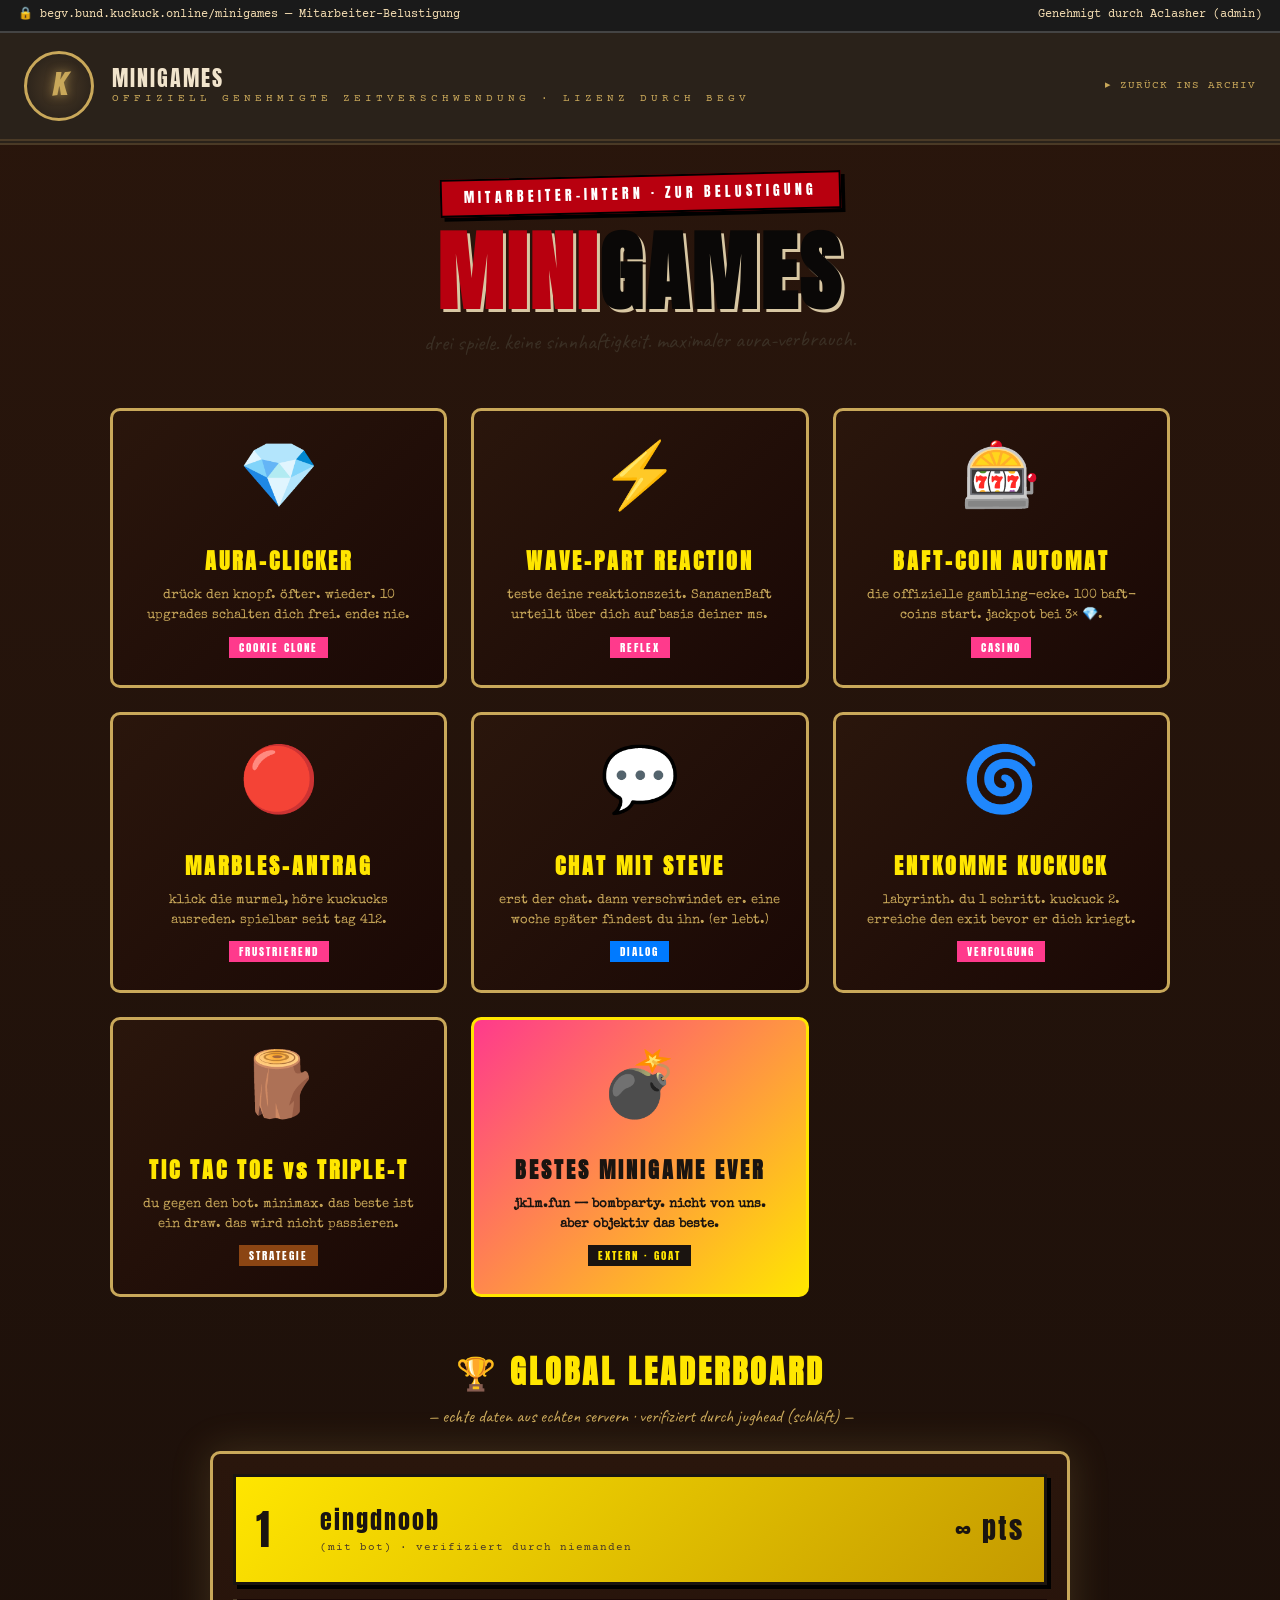
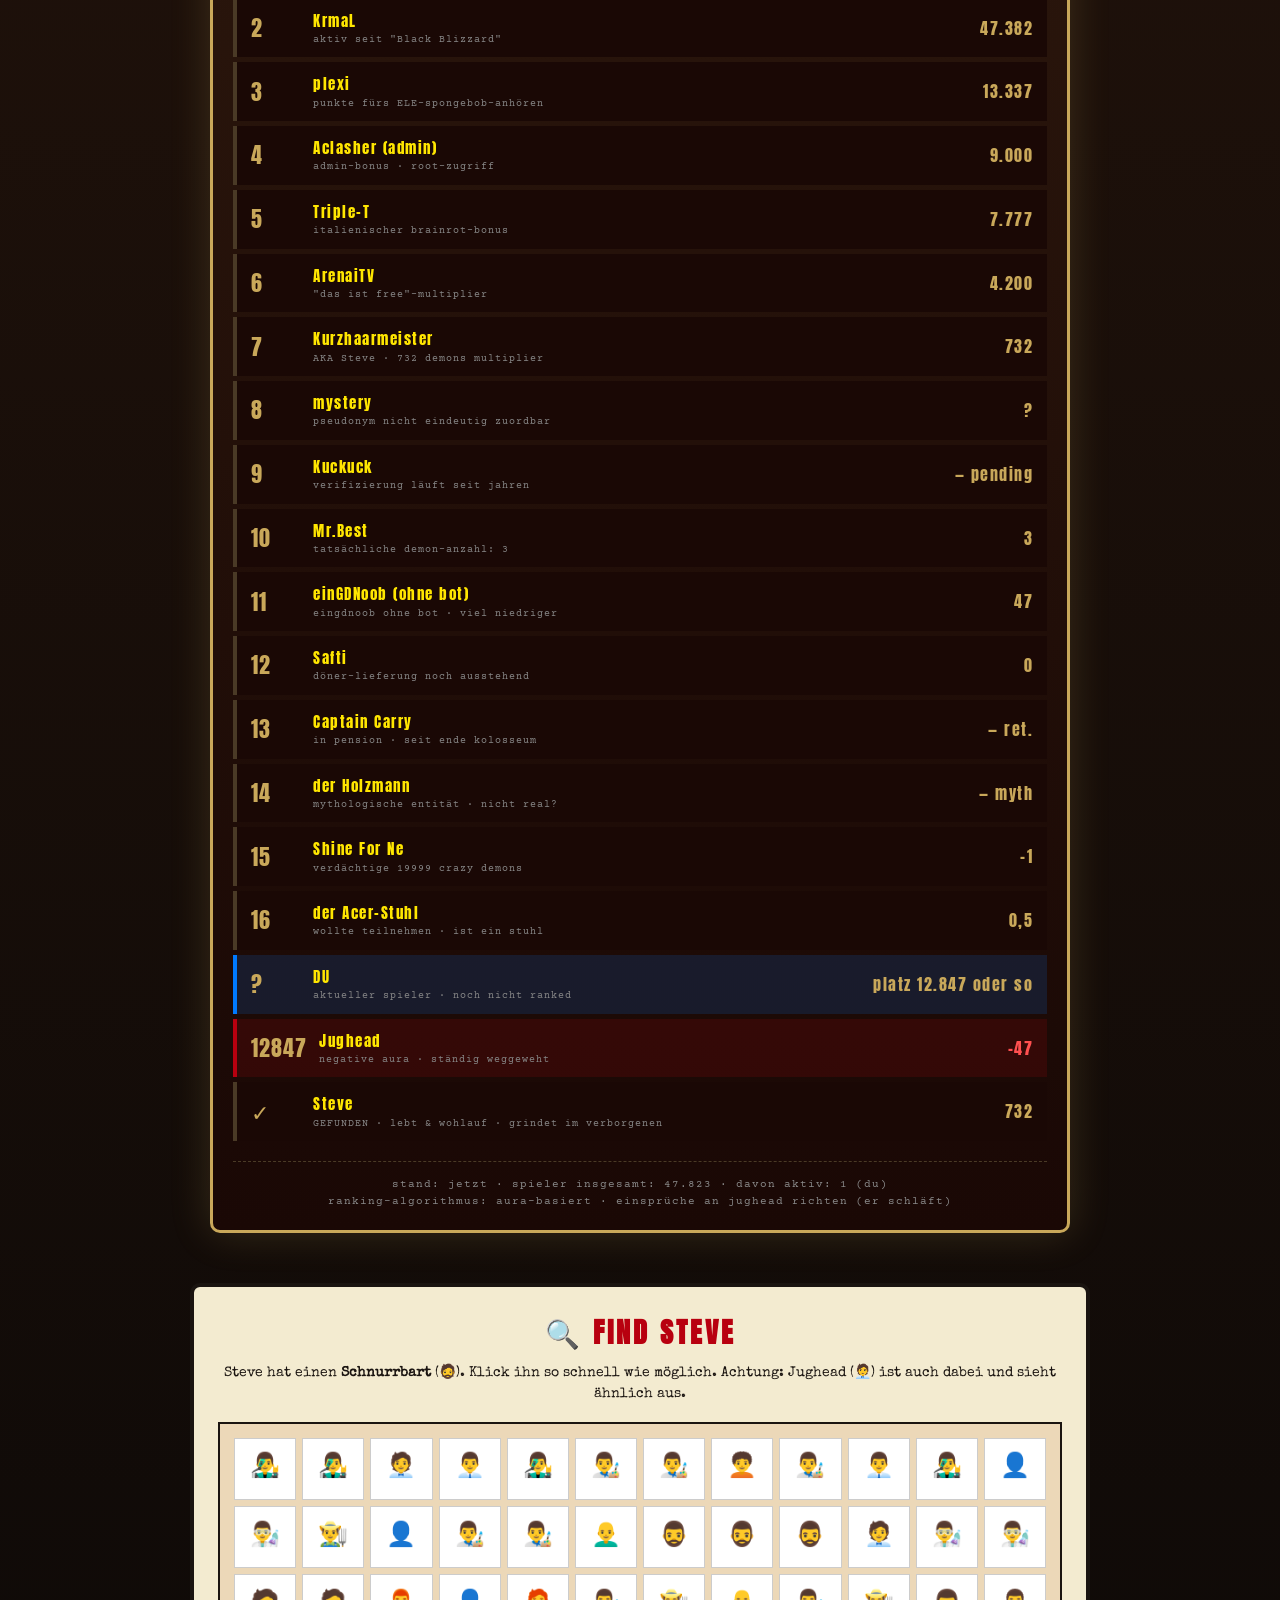
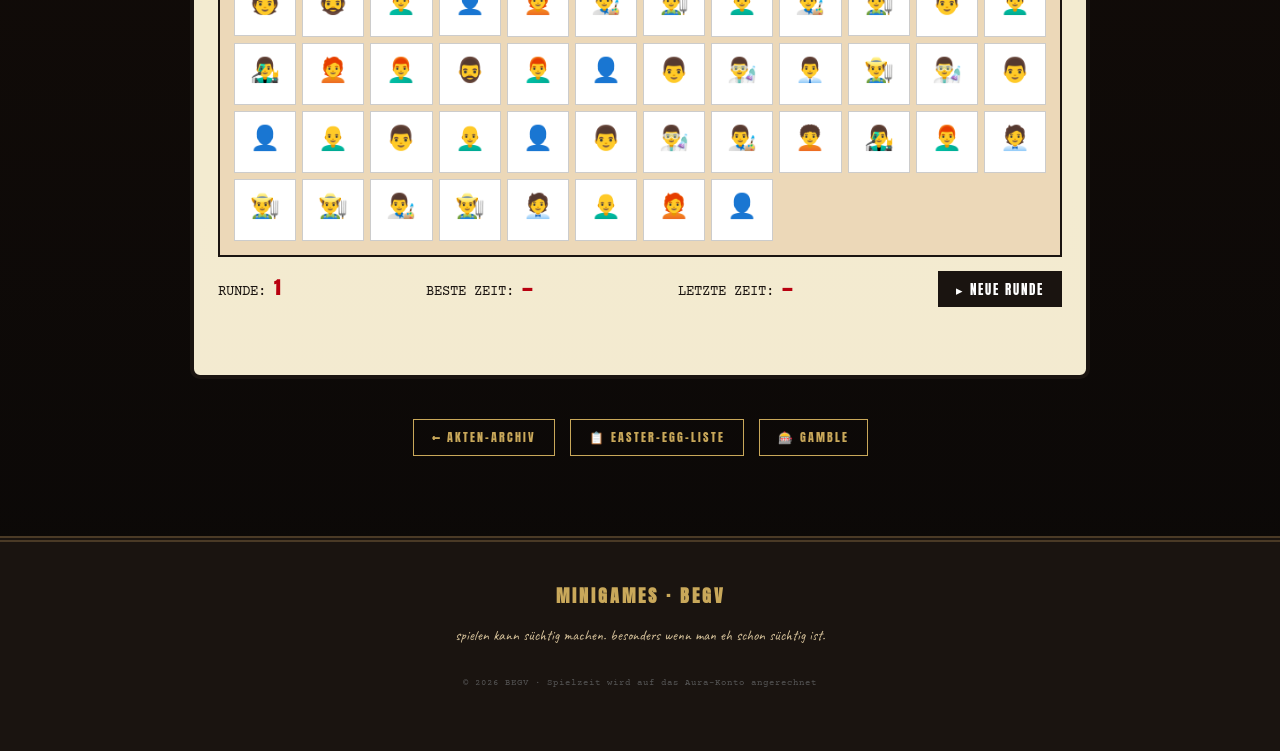
<file: minigames/index.html>
<!DOCTYPE html>
<html lang="de">
<head>
<meta charset="UTF-8">
<meta name="viewport" content="width=device-width, initial-scale=1.0">
<title>MINIGAMES — BEGV</title>
<link rel="stylesheet" href="../css/style.css">
<style>
  body { background: linear-gradient(180deg, #2a160c 0%, #0a0807 100%) !important; min-height: 100vh; }
  .games-grid {
    max-width: 1100px;
    margin: 40px auto;
    display: grid;
    grid-template-columns: repeat(auto-fit, minmax(280px, 1fr));
    gap: 24px;
    padding: 0 20px;
  }
  .game-card {
    background: linear-gradient(135deg, #2a160c 0%, #1a0805 100%);
    border: 3px solid #c9a85a;
    border-radius: 10px;
    padding: 24px;
    text-decoration: none;
    color: #c9a85a;
    transition: transform 0.15s, box-shadow 0.15s;
    text-align: center;
    cursor: pointer;
  }
  .game-card:hover {
    transform: translateY(-4px);
    box-shadow: 0 8px 24px rgba(255, 230, 0, 0.3);
    border-color: #ffe600;
  }
  .game-card .emoji {
    font-size: 64px;
    margin-bottom: 10px;
    display: block;
  }
  .game-card h3 {
    font-family: 'Anton', sans-serif;
    color: #ffe600;
    letter-spacing: 3px;
    font-size: 22px;
    border: none;
    margin-bottom: 8px;
  }
  .game-card .desc {
    font-family: 'Special Elite', monospace;
    font-size: 13px;
    color: #c9a85a;
  }
  .game-card .label {
    display: inline-block;
    background: #ff3a8c;
    color: #fff;
    padding: 2px 10px;
    font-family: 'Anton', sans-serif;
    letter-spacing: 2px;
    font-size: 11px;
    margin-top: 10px;
  }
  .game-card.coming { opacity: 0.6; cursor: not-allowed; }

  /* find steve game */
  .steve-game {
    max-width: 900px;
    margin: 40px auto;
    background: rgba(255, 247, 220, 0.95);
    border: 4px solid var(--ink);
    padding: 24px;
    border-radius: 10px;
  }
  .steve-game h3 {
    font-family: 'Anton', sans-serif;
    text-align: center;
    color: var(--stamp-red);
    font-size: 28px;
    letter-spacing: 3px;
    border: none;
    margin-bottom: 8px;
  }
  .steve-game .anweisung {
    text-align: center;
    font-family: 'Special Elite', monospace;
    color: var(--ink);
    font-size: 14px;
    margin-bottom: 16px;
  }
  .steve-board {
    display: grid;
    grid-template-columns: repeat(auto-fit, minmax(60px, 1fr));
    gap: 6px;
    background: #ecd8b8;
    padding: 14px;
    border: 2px solid var(--ink);
    min-height: 300px;
  }
  .steve-zelle {
    aspect-ratio: 1;
    background: #fff;
    border: 1px solid #ccc;
    display: grid;
    place-items: center;
    font-size: 24px;
    cursor: pointer;
    transition: transform 0.1s;
    user-select: none;
  }
  .steve-zelle:hover { transform: scale(1.1); background: #ffe; z-index: 2; box-shadow: 0 2px 8px rgba(0,0,0,0.2); }
  .steve-zelle.gefunden { background: #1a8a2c; color: #fff; transform: scale(1.2); }
  .steve-zelle.falsch { background: #b8000f; color: #fff; animation: shake 0.3s; }
  @keyframes shake {
    0%, 100% { transform: translateX(0); }
    25% { transform: translateX(-4px); }
    75% { transform: translateX(4px); }
  }

  .steve-info {
    display: flex;
    justify-content: space-between;
    align-items: center;
    margin-top: 14px;
    flex-wrap: wrap;
    gap: 12px;
    font-family: 'Courier Prime', monospace;
    font-size: 14px;
  }
  .steve-info b { font-family: 'Anton', sans-serif; color: var(--stamp-red); font-size: 18px; letter-spacing: 2px; }
  .steve-info button {
    background: var(--ink);
    color: #fff;
    border: none;
    padding: 8px 18px;
    font-family: 'Anton', sans-serif;
    letter-spacing: 2px;
    cursor: pointer;
  }
  .steve-info button:hover { background: var(--stamp-red); }

  .nav-back {
    text-align: center;
    margin: 30px 0;
  }
  .nav-back a {
    color: #c9a85a;
    text-decoration: none;
    border: 1px solid #c9a85a;
    padding: 8px 18px;
    font-family: 'Anton', sans-serif;
    letter-spacing: 2px;
    font-size: 12px;
    display: inline-block;
    margin: 0 5px;
  }
  .nav-back a:hover { background: #c9a85a; color: #1a1410; }
</style>
</head>
<body>

<div class="gov-bar">
  <span><span class="lock">🔒</span> begv.bund.kuckuck.online/minigames — Mitarbeiter-Belustigung</span>
  <span>Genehmigt durch Aclasher (admin)</span>
</div>

<header class="behoerde">
  <a href="../index.html" style="text-decoration:none;"><div class="wappen">K</div></a>
  <h1>MINIGAMES
    <small>OFFIZIELL GENEHMIGTE ZEITVERSCHWENDUNG · LIZENZ DURCH BEGV</small>
  </h1>
  <div class="right">
    <a href="../index.html" style="color:#c9a85a; text-decoration:none; font-size:11px; letter-spacing:1px;">▸ ZURÜCK INS ARCHIV</a>
  </div>
</header>

<section class="hero" style="padding: 30px 20px 10px;">
  <div class="leak-banner">MITARBEITER-INTERN · ZUR BELUSTIGUNG</div>
  <h2><span class="red">MINI</span>GAMES</h2>
  <div class="untertitel">drei spiele. keine sinnhaftigkeit. maximaler aura-verbrauch.</div>
</section>

<div class="games-grid">
  <a href="clicker.html" class="game-card">
    <span class="emoji">💎</span>
    <h3>AURA-CLICKER</h3>
    <div class="desc">
      drück den knopf. öfter. wieder. 10 upgrades schalten dich frei. ende: nie.
    </div>
    <span class="label">COOKIE CLONE</span>
  </a>
  <a href="reaktion.html" class="game-card">
    <span class="emoji">⚡</span>
    <h3>WAVE-PART REACTION</h3>
    <div class="desc">
      teste deine reaktionszeit. SananenBaft urteilt über dich auf basis deiner ms.
    </div>
    <span class="label">REFLEX</span>
  </a>
  <a href="../gamble.html" class="game-card">
    <span class="emoji">🎰</span>
    <h3>BAFT-COIN AUTOMAT</h3>
    <div class="desc">
      die offizielle gambling-ecke. 100 baft-coins start. jackpot bei 3× 💎.
    </div>
    <span class="label">CASINO</span>
  </a>
  <a href="../marbles.html" class="game-card">
    <span class="emoji">🔴</span>
    <h3>MARBLES-ANTRAG</h3>
    <div class="desc">
      klick die murmel, höre kuckucks ausreden. spielbar seit tag 412.
    </div>
    <span class="label">FRUSTRIEREND</span>
  </a>
  <a href="chat-steve.html" class="game-card">
    <span class="emoji">💬</span>
    <h3>CHAT MIT STEVE</h3>
    <div class="desc">
      erst der chat. dann verschwindet er. eine woche später findest du ihn. (er lebt.)
    </div>
    <span class="label" style="background:#007aff;">DIALOG</span>
  </a>
  <a href="labyrinth.html" class="game-card">
    <span class="emoji">🌀</span>
    <h3>ENTKOMME KUCKUCK</h3>
    <div class="desc">
      labyrinth. du 1 schritt. kuckuck 2. erreiche den exit bevor er dich kriegt.
    </div>
    <span class="label" style="background:#ff3a8c;">VERFOLGUNG</span>
  </a>
  <a href="tictactoe.html" class="game-card">
    <span class="emoji">🪵</span>
    <h3>TIC TAC TOE vs TRIPLE-T</h3>
    <div class="desc">
      du gegen den bot. minimax. das beste ist ein draw. das wird nicht passieren.
    </div>
    <span class="label" style="background:#8b4513;">STRATEGIE</span>
  </a>
  <a href="https://jklm.fun/" target="_blank" rel="noopener" class="game-card" style="background: linear-gradient(135deg, #ff3a8c 0%, #ffe600 100%); border-color: #ffe600;">
    <span class="emoji">💣</span>
    <h3 style="color:#1a1410;">BESTES MINIGAME EVER</h3>
    <div class="desc" style="color:#1a1410; font-weight:600;">
      jklm.fun — bombparty. nicht von uns. aber objektiv das beste.
    </div>
    <span class="label" style="background:#1a1410; color:#ffe600;">EXTERN · GOAT</span>
  </a>
</div>

<!-- =============================================================
     GLOBAL LEADERBOARD
     ============================================================= -->
<section style="max-width: 900px; margin: 50px auto; padding: 0 20px;">
  <h3 style="font-family:'Anton',sans-serif; font-size:32px; letter-spacing:3px; color:#ffe600; text-align:center; margin-bottom:6px; border:none;">
    🏆 GLOBAL LEADERBOARD
  </h3>
  <div style="text-align:center; font-family:'Caveat',cursive; font-size:18px; color:#c9a85a; margin-bottom:20px;">
    — echte daten aus echten servern · verifiziert durch jughead (schläft) —
  </div>

  <div style="background: linear-gradient(180deg, #2a160c 0%, #1a0805 100%); border: 3px solid #c9a85a; border-radius: 10px; padding: 20px; box-shadow: 0 0 40px rgba(201,168,90,0.2);">

    <!-- platz 1 -->
    <div style="background: linear-gradient(135deg, #ffe600 0%, #c49a00 100%); padding: 20px; margin-bottom: 14px; border: 3px solid #1a1410; box-shadow: 4px 4px 0 #000; display: flex; justify-content: space-between; align-items: center; flex-wrap: wrap; gap: 10px;">
      <div style="display:flex; align-items:center; gap:14px;">
        <div style="font-family:'Anton',sans-serif; font-size:42px; color:#1a1410; min-width:50px;">1</div>
        <div>
          <div style="font-family:'Anton',sans-serif; font-size:24px; letter-spacing:2px; color:#1a1410;">eingdnoob</div>
          <div style="font-family:'Courier Prime',monospace; font-size:11px; color:#4a3a26; letter-spacing:1px;">(mit bot) · verifiziert durch niemanden</div>
        </div>
      </div>
      <div style="font-family:'Anton',sans-serif; font-size:28px; color:#1a1410; letter-spacing:2px;">∞ pts</div>
    </div>

    <!-- weitere plätze -->
    <div id="leaderboard-rest"></div>

    <div style="margin-top: 20px; padding-top: 14px; border-top: 1px dashed #4a3a26; font-family:'Courier Prime',monospace; font-size:11px; color:#888; letter-spacing:1px; text-align:center;">
      stand: jetzt · spieler insgesamt: 47.823 · davon aktiv: 1 (du)<br>
      ranking-algorithmus: aura-basiert · einsprüche an jughead richten (er schläft)
    </div>
  </div>
</section>

<!-- =============================================================
     FIND STEVE — direkt eingebettet
     ============================================================= -->
<div class="steve-game">
  <h3>🔍 FIND STEVE</h3>
  <div class="anweisung">
    Steve hat einen <b>Schnurrbart</b> (🧔). Klick ihn so schnell wie möglich. Achtung: Jughead (🧑‍💼) ist auch dabei und sieht ähnlich aus.
  </div>
  <div class="steve-board" id="steve-board"></div>
  <div class="steve-info">
    <div>RUNDE: <b id="steve-runde">0</b></div>
    <div>BESTE ZEIT: <b id="steve-best">—</b></div>
    <div>LETZTE ZEIT: <b id="steve-last">—</b></div>
    <button id="steve-neu">▸ NEUE RUNDE</button>
  </div>
  <div id="steve-msg" style="text-align:center; margin-top:14px; font-family:'Caveat',cursive; font-size:20px; color:var(--ink-soft); min-height:30px;"></div>
</div>

<div class="nav-back">
  <a href="../index.html">← AKTEN-ARCHIV</a>
  <a href="../easter-eggs.html">📋 EASTER-EGG-LISTE</a>
  <a href="../gamble.html">🎰 GAMBLE</a>
</div>

<footer>
  <h4>MINIGAMES · BEGV</h4>
  <div class="disclaim">spielen kann süchtig machen. besonders wenn man eh schon süchtig ist.</div>
  <div class="winzig">© 2026 BEGV · Spielzeit wird auf das Aura-Konto angerechnet</div>
</footer>

<script>
// =================================================================
// GLOBAL LEADERBOARD (fake einträge)
// =================================================================
const LEADERBOARD_REST = [
  { rang:  2, name: 'KrmaL',                hinweis: 'aktiv seit "Black Blizzard"',           pkt: '47.382' },
  { rang:  3, name: 'plexi',                hinweis: 'punkte fürs ELE-spongebob-anhören',    pkt: '13.337' },
  { rang:  4, name: 'Aclasher (admin)',     hinweis: 'admin-bonus · root-zugriff',           pkt: '9.000'  },
  { rang:  5, name: 'Triple-T',             hinweis: 'italienischer brainrot-bonus',         pkt: '7.777'  },
  { rang:  6, name: 'ArenaiTV',             hinweis: '"das ist free"-multiplier',            pkt: '4.200'  },
  { rang:  7, name: 'Kurzhaarmeister',      hinweis: 'AKA Steve · 732 demons multiplier',    pkt: '732'    },
  { rang:  8, name: 'mystery',              hinweis: 'pseudonym nicht eindeutig zuordbar',   pkt: '?'      },
  { rang:  9, name: 'Kuckuck',              hinweis: 'verifizierung läuft seit jahren',      pkt: '— pending' },
  { rang: 10, name: 'Mr.Best',              hinweis: 'tatsächliche demon-anzahl: 3',         pkt: '3'      },
  { rang: 11, name: 'einGDNoob (ohne bot)', hinweis: 'eingdnoob ohne bot · viel niedriger',  pkt: '47'     },
  { rang: 12, name: 'Safti',                hinweis: 'döner-lieferung noch ausstehend',      pkt: '0'      },
  { rang: 13, name: 'Captain Carry',        hinweis: 'in pension · seit ende kolosseum',     pkt: '— ret.' },
  { rang: 14, name: 'der Holzmann',         hinweis: 'mythologische entität · nicht real?',  pkt: '— myth' },
  { rang: 15, name: 'Shine For Ne',         hinweis: 'verdächtige 19999 crazy demons',       pkt: '-1'     },
  { rang: 16, name: 'der Acer-Stuhl',       hinweis: 'wollte teilnehmen · ist ein stuhl',    pkt: '0,5'    },
  { rang: '?', name: 'DU',                  hinweis: 'aktueller spieler · noch nicht ranked', pkt: 'platz 12.847 oder so', du: true },
  { rang: 12847, name: 'Jughead',           hinweis: 'negative aura · ständig weggeweht',    pkt: '-47', schlimm: true },
  { rang: '✓', name: 'Steve',        hinweis: 'GEFUNDEN · lebt & wohlauf · grindet im verborgenen', pkt: '732' }
];
const $lb = document.getElementById('leaderboard-rest');
if ($lb) {
  $lb.innerHTML = LEADERBOARD_REST.map(e => `
    <div style="display:flex; justify-content:space-between; align-items:center; padding:10px 14px; background:${e.du ? 'rgba(0,122,255,0.15)' : e.schlimm ? 'rgba(184,0,15,0.15)' : '#1a0805'}; border-left:4px solid ${e.du ? '#007aff' : e.schlimm ? '#b8000f' : '#4a3a26'}; margin-bottom:5px; gap:10px; flex-wrap:wrap;">
      <div style="display:flex; align-items:center; gap:12px; min-width:0; flex:1;">
        <div style="font-family:'Anton',sans-serif; font-size:22px; color:#c9a85a; min-width:50px; letter-spacing:1px;">${e.rang}</div>
        <div style="min-width:0;">
          <div style="font-family:'Anton',sans-serif; font-size:15px; color:#ffe600; letter-spacing:1.5px;">${e.name}</div>
          <div style="font-family:'Courier Prime',monospace; font-size:10px; color:#888; letter-spacing:1px;">${e.hinweis}</div>
        </div>
      </div>
      <div style="font-family:'Anton',sans-serif; font-size:16px; color:${e.schlimm ? '#ff5050' : '#c9a85a'}; letter-spacing:1.5px;">${e.pkt}</div>
    </div>
  `).join('');
}

// =================================================================
// FIND STEVE GAME
// =================================================================
const $board = document.getElementById('steve-board');
const $msg = document.getElementById('steve-msg');
const $runde = document.getElementById('steve-runde');
const $best = document.getElementById('steve-best');
const $last = document.getElementById('steve-last');

const steveState = {
  runde: 0,
  best: parseInt(localStorage.getItem('steve-best')||'99999',10),
  startZeit: 0
};

// alle möglichen "ablenkungs"-figuren
const FIGUREN = ['🧑','👨','👨‍💼','👨‍🦱','👨‍🦰','👨‍🦳','👨‍🎤','👨‍🎨','👨‍🔬','🧔‍♂','👨‍🌾','👨‍🦲','🧑‍🦰','🧑‍🦱','🧑‍💼','👤'];
const STEVE = '🧔'; // mit schnurrbart

function neueRunde() {
  steveState.runde++;
  $runde.textContent = steveState.runde;
  $msg.textContent = '';
  $board.innerHTML = '';

  // 60 zellen, steve zufällig in einer
  const groesse = Math.min(60 + steveState.runde * 8, 200);
  const stevePos = Math.floor(Math.random() * groesse);

  for (let i = 0; i < groesse; i++) {
    const z = document.createElement('div');
    z.className = 'steve-zelle';
    if (i === stevePos) {
      z.textContent = STEVE;
      z.dataset.steve = '1';
    } else {
      z.textContent = FIGUREN[Math.floor(Math.random() * FIGUREN.length)];
    }
    z.addEventListener('click', () => klick(z));
    $board.appendChild(z);
  }
  steveState.startZeit = performance.now();
}

function klick(z) {
  if (z.classList.contains('gefunden') || z.classList.contains('falsch')) return;
  if (z.dataset.steve === '1') {
    const ms = Math.round(performance.now() - steveState.startZeit);
    z.classList.add('gefunden');
    if (ms < steveState.best) {
      steveState.best = ms;
      localStorage.setItem('steve-best', ms);
      $msg.innerHTML = `🏆 NEUE BESTZEIT: <b>${ms}ms</b> — du bist offiziell Steve-Sucher des Monats.`;
    } else {
      $msg.innerHTML = `✓ steve gefunden in <b>${ms}ms</b>. ${urteilSteve(ms)}`;
    }
    $last.textContent = ms + 'ms';
    $best.textContent = (steveState.best === 99999 ? '—' : steveState.best + 'ms');
  } else {
    z.classList.add('falsch');
    setTimeout(() => z.classList.remove('falsch'), 400);
    $msg.textContent = '❌ das war NICHT Steve. das war wahrscheinlich Jughead. oder ArenaiTV. wer weiß.';
  }
}

function urteilSteve(ms) {
  if (ms < 1000) return 'sehr gut. fast unheimlich gut.';
  if (ms < 2500) return 'normal. wie ein durchschnittlicher ermittler.';
  if (ms < 5000) return 'okay. Steve hat sich nicht mal versteckt.';
  if (ms < 10000) return 'langsam. selbst Jughead hätte ihn schneller gefunden.';
  return 'sehr langsam. wie kann man steve übersehen? er ist offensichtlich.';
}

document.getElementById('steve-neu').addEventListener('click', neueRunde);

if (steveState.best < 99999) $best.textContent = steveState.best + 'ms';
neueRunde();

console.log('%c🎮 MINIGAMES HUB', 'background:#c9a85a; color:#1a1410; padding:8px 16px; font-size:16px; font-weight:bold;');
</script>
</body>
</html>
</file>
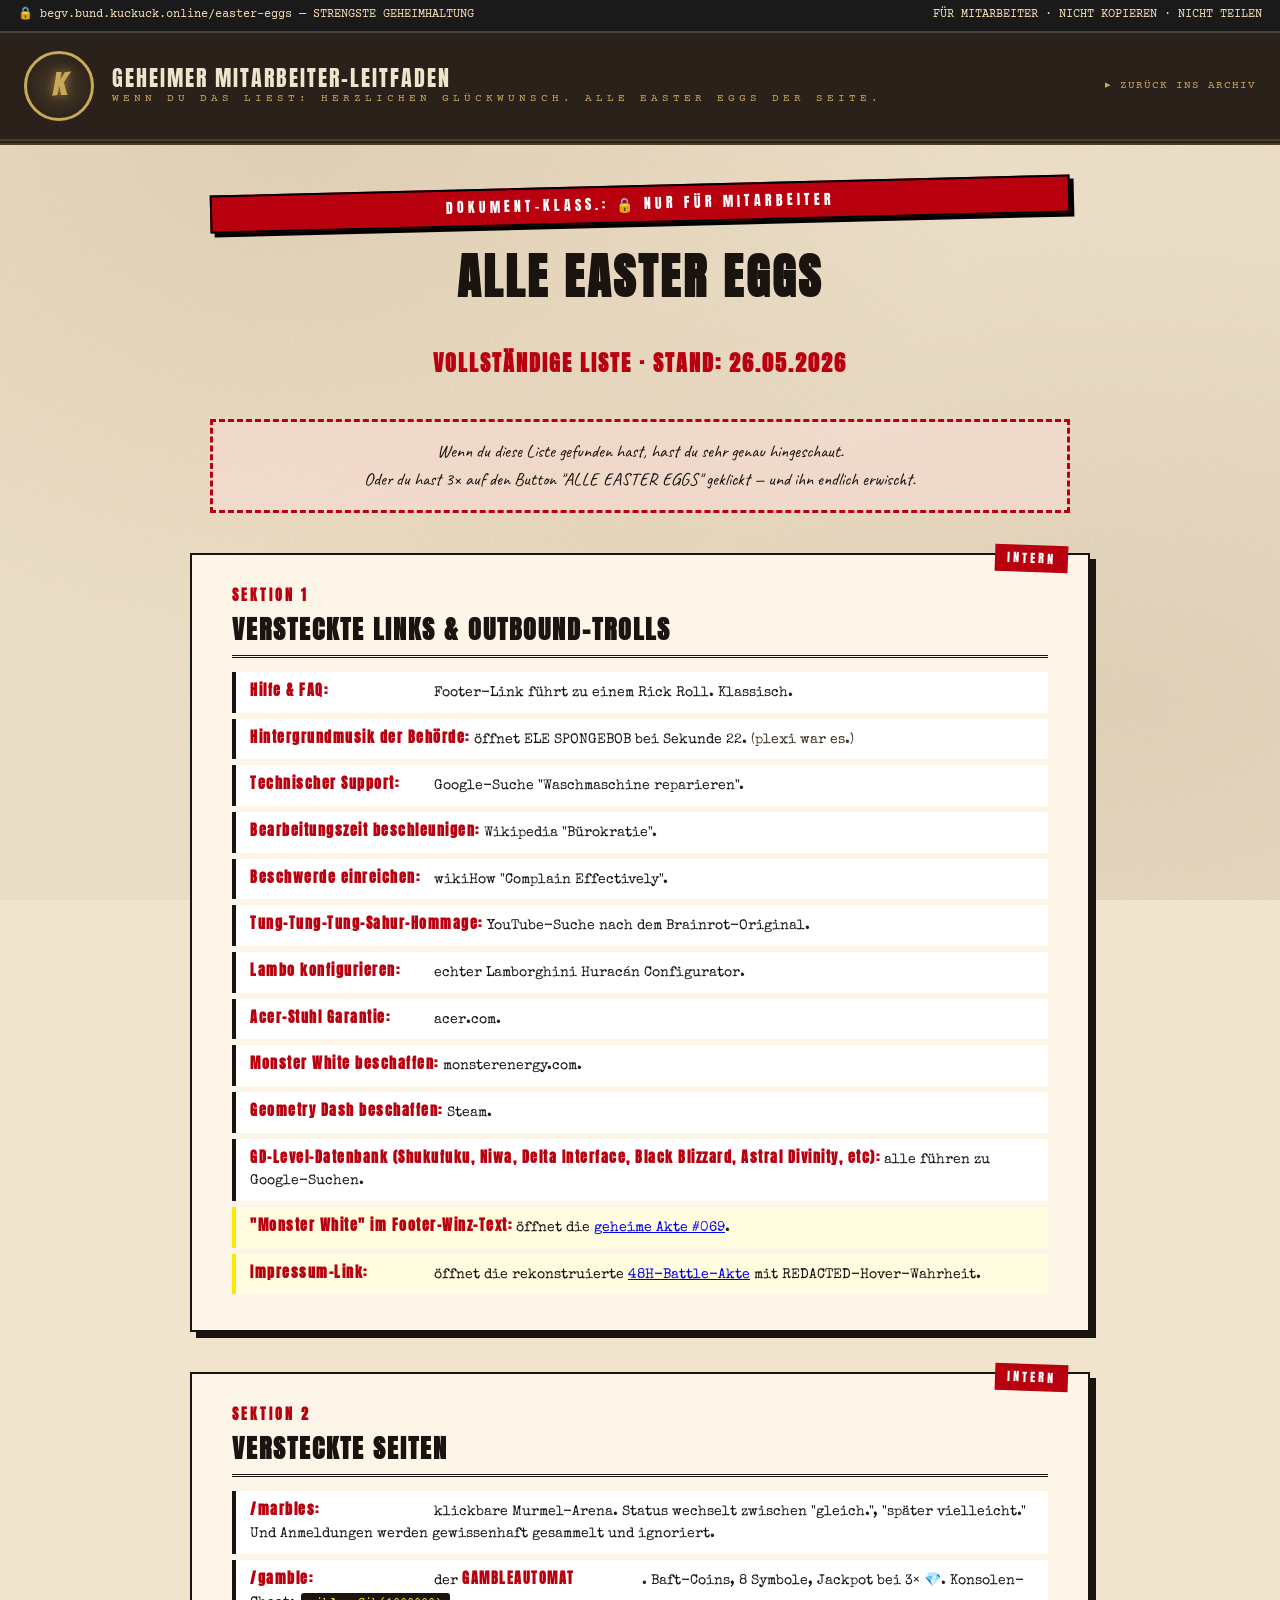
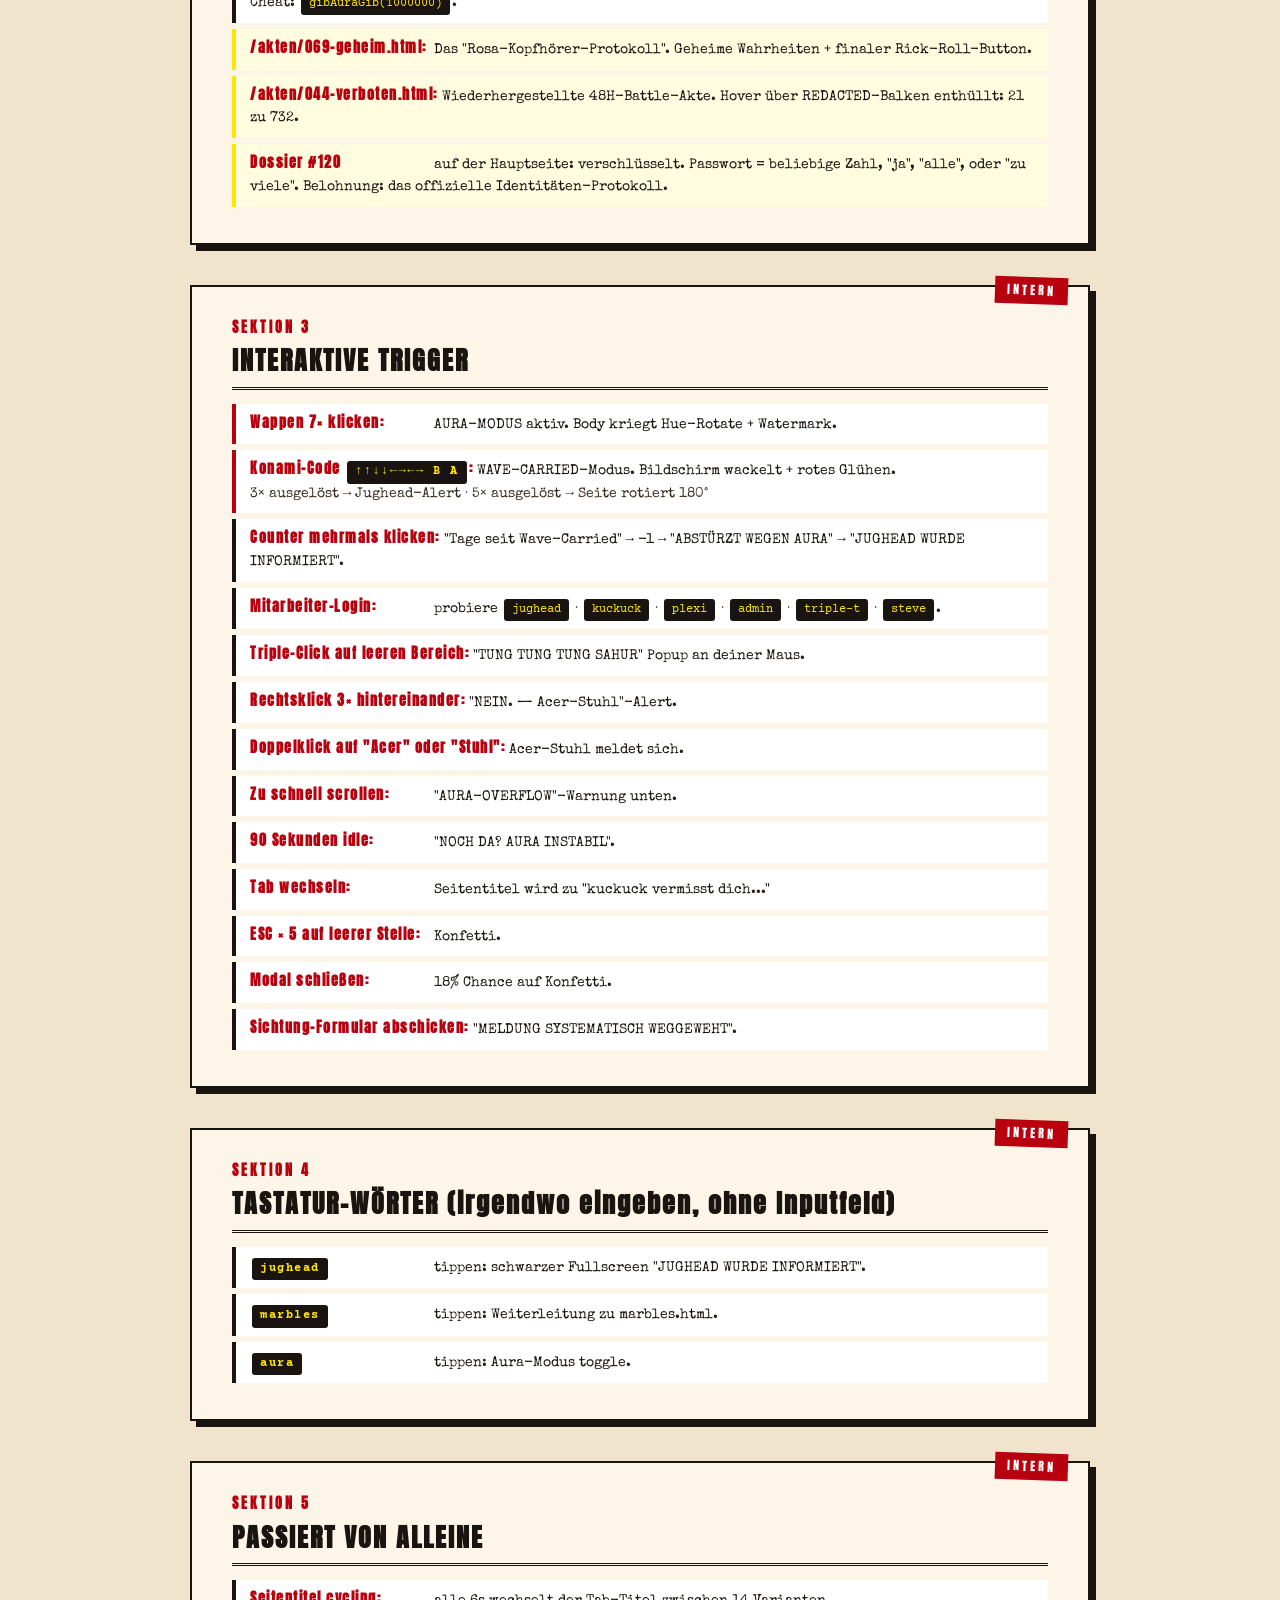
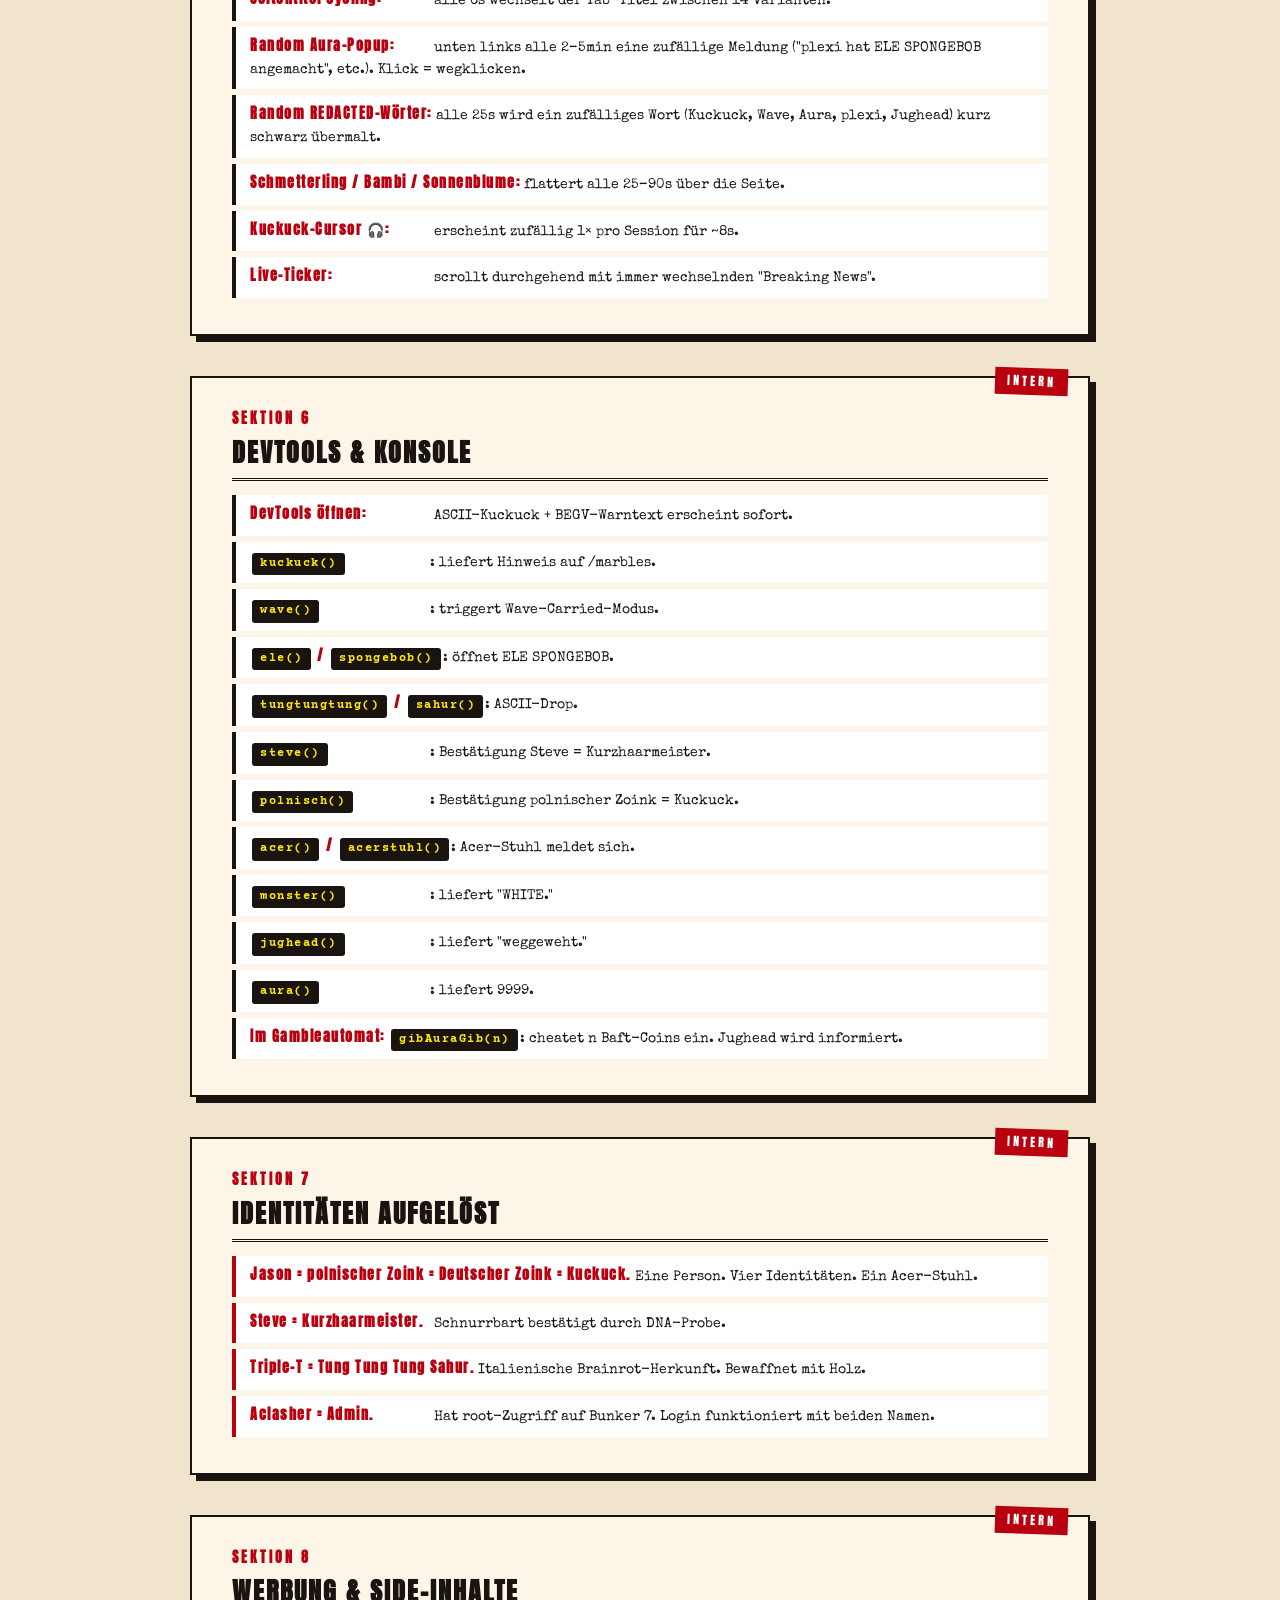
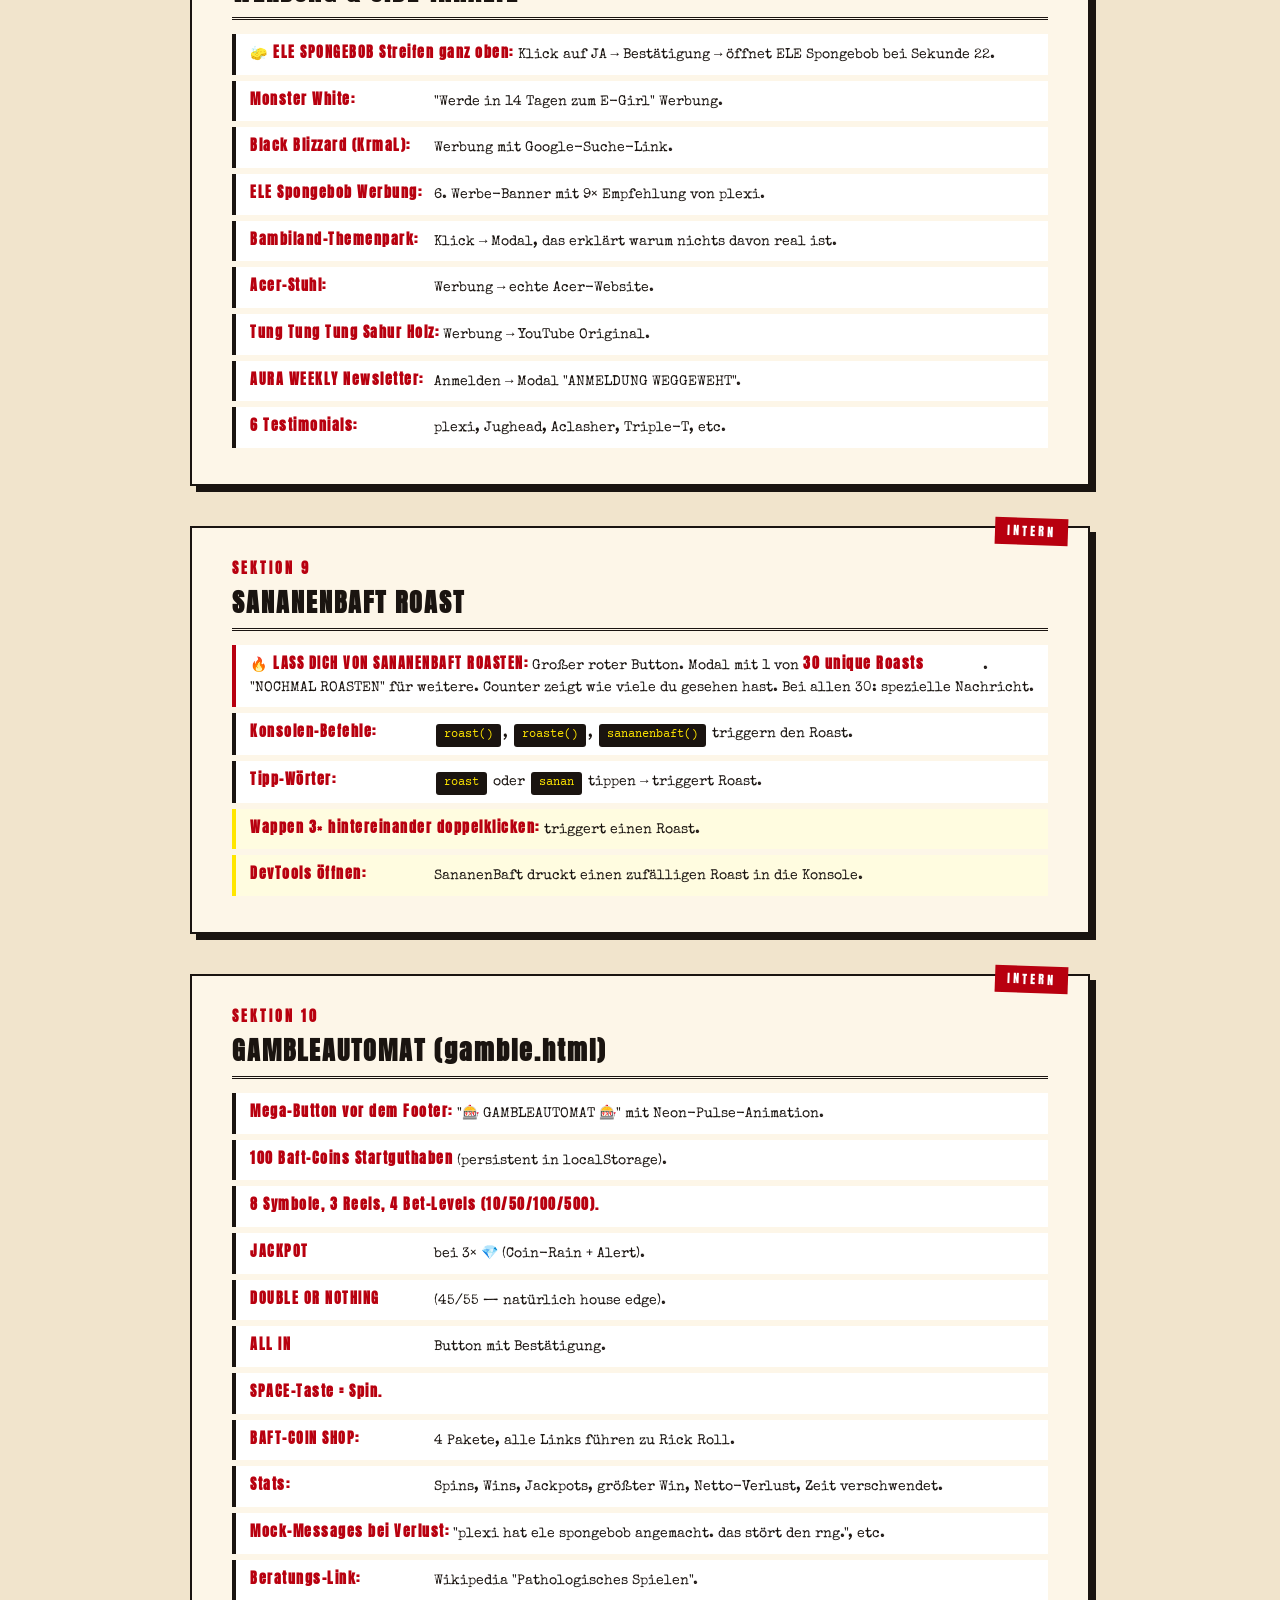
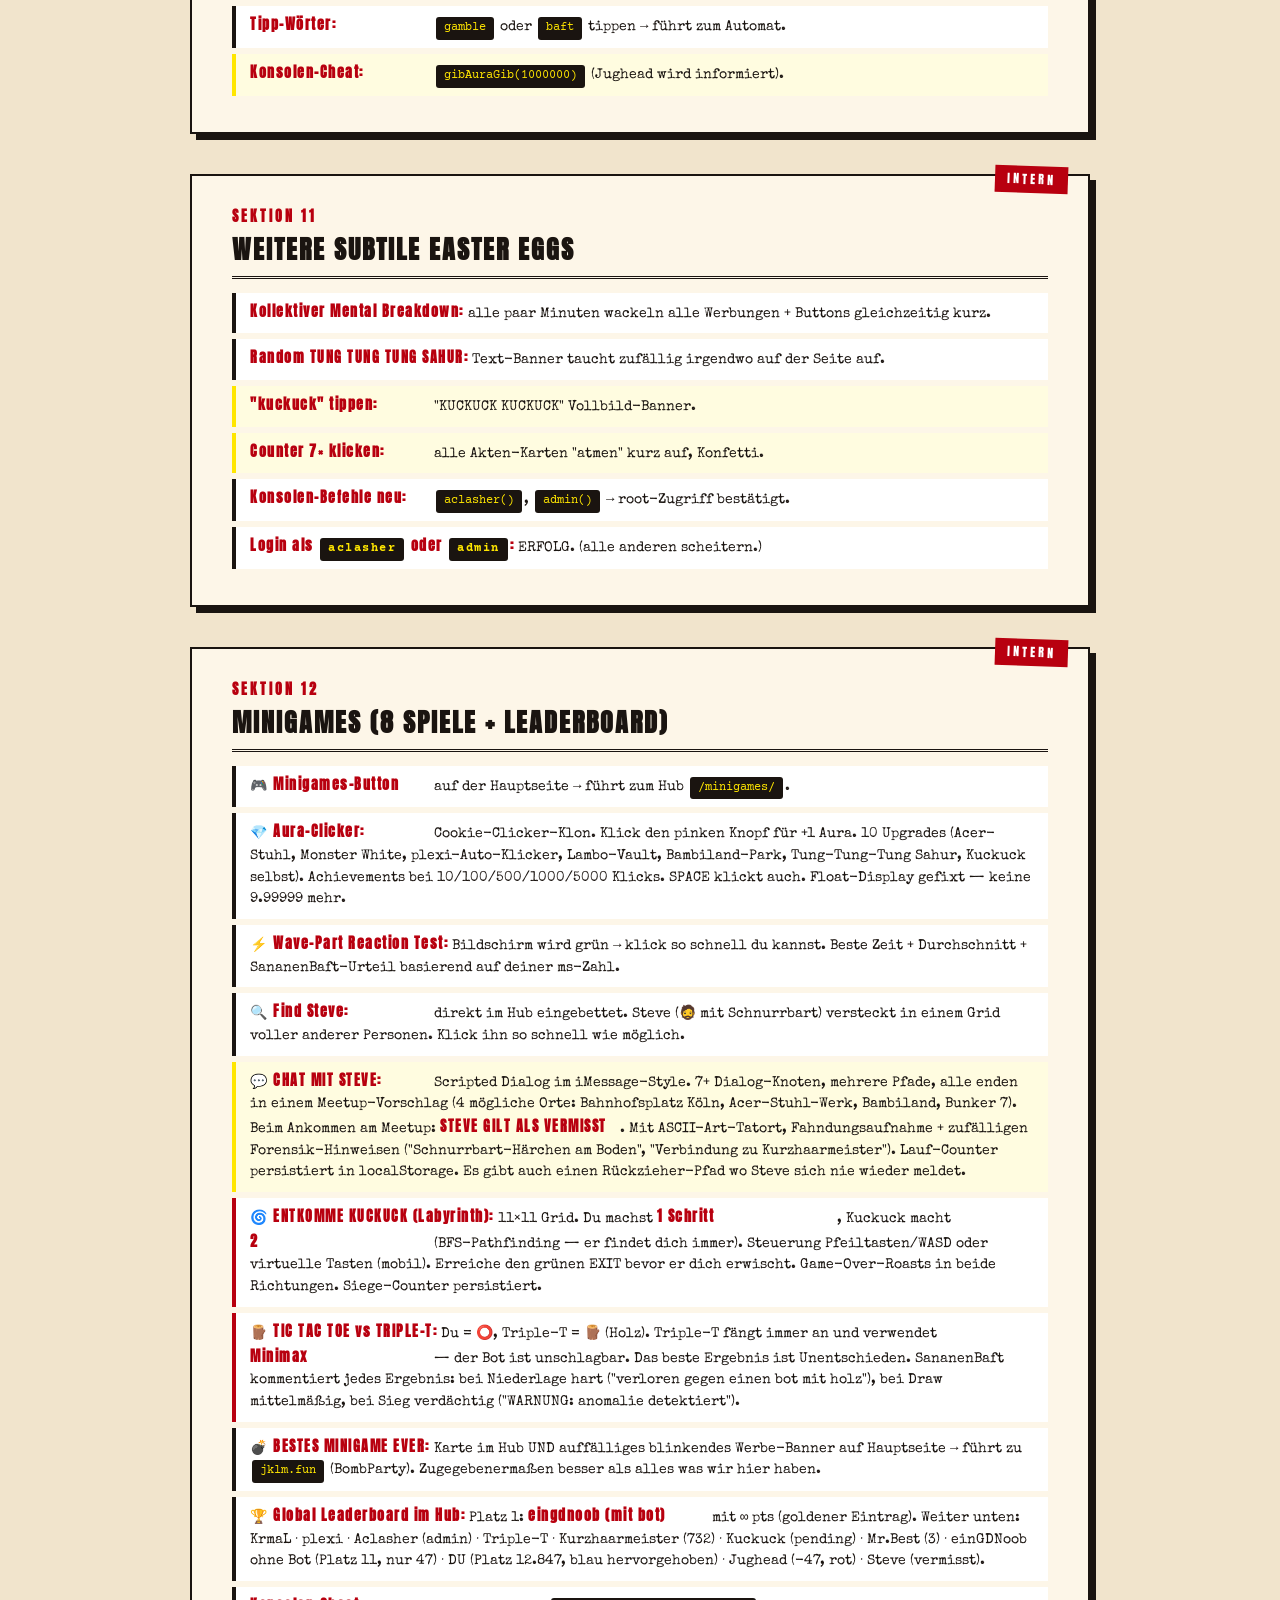
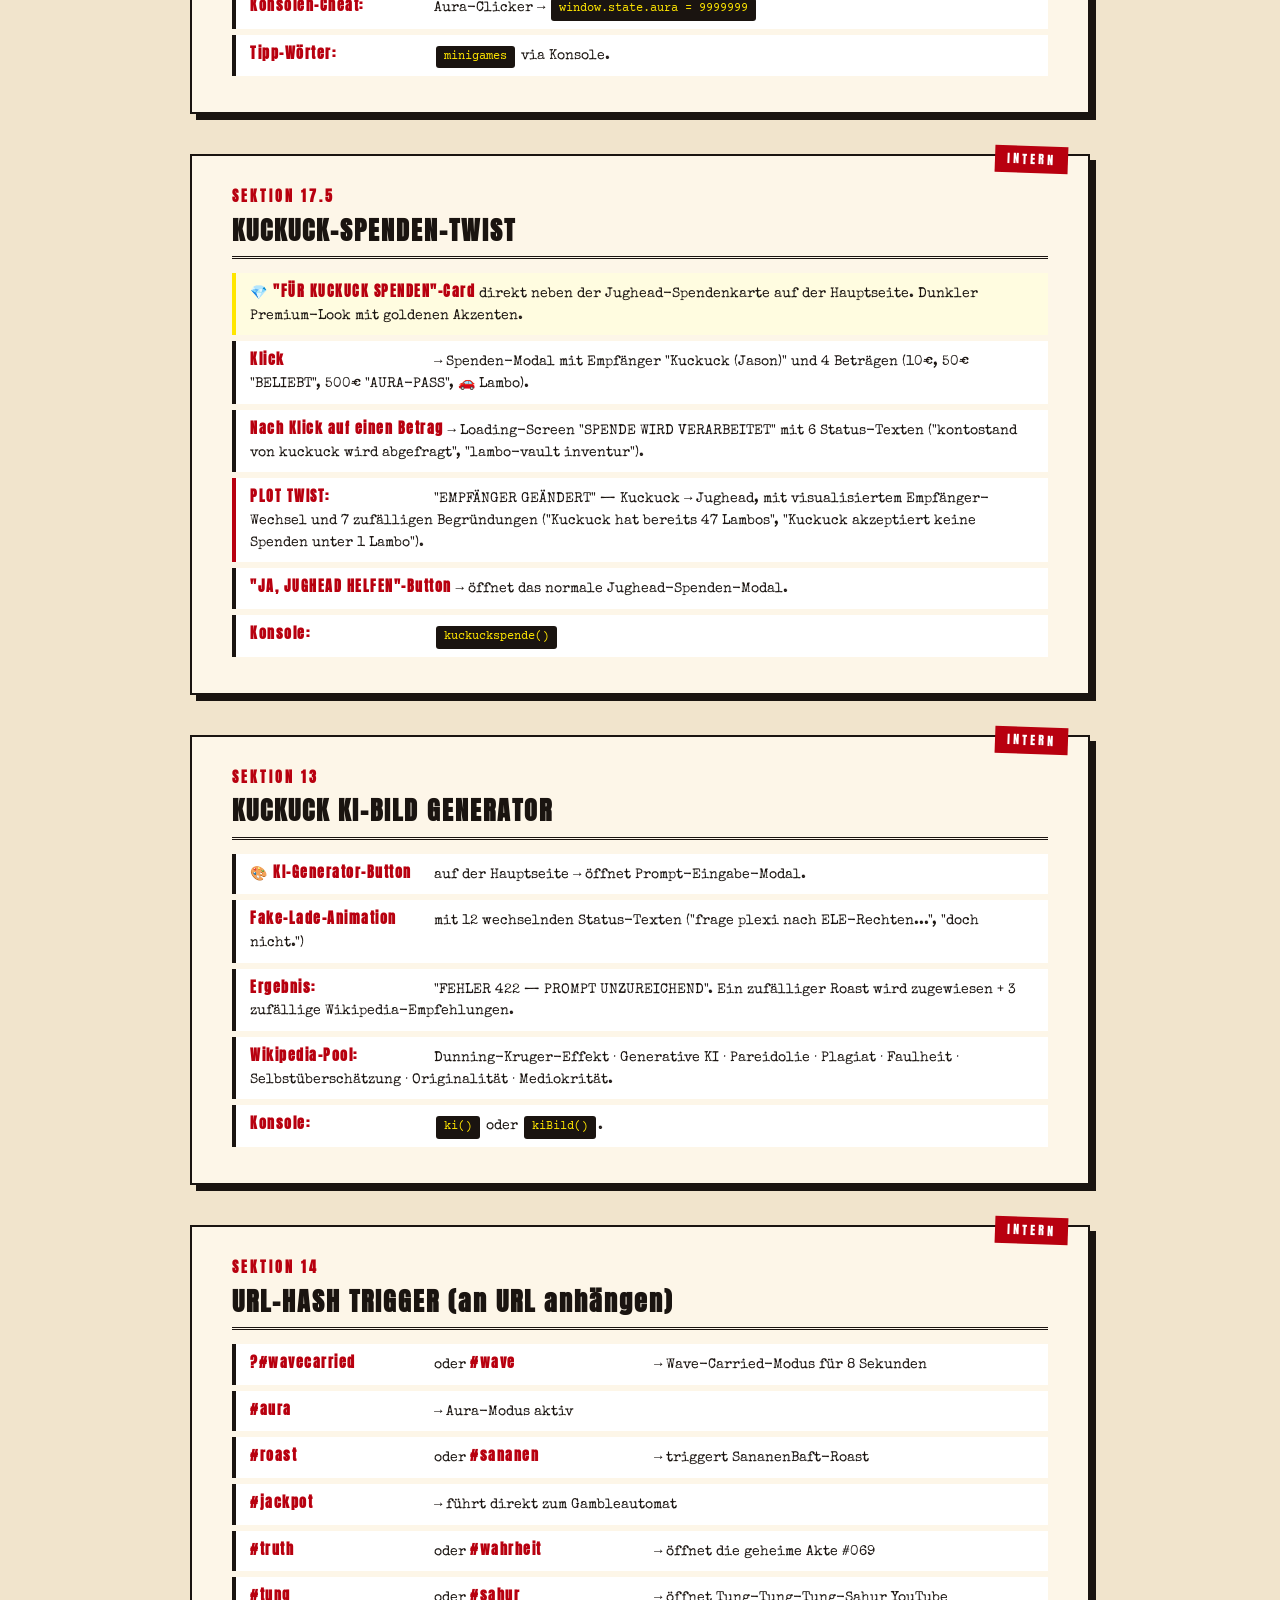
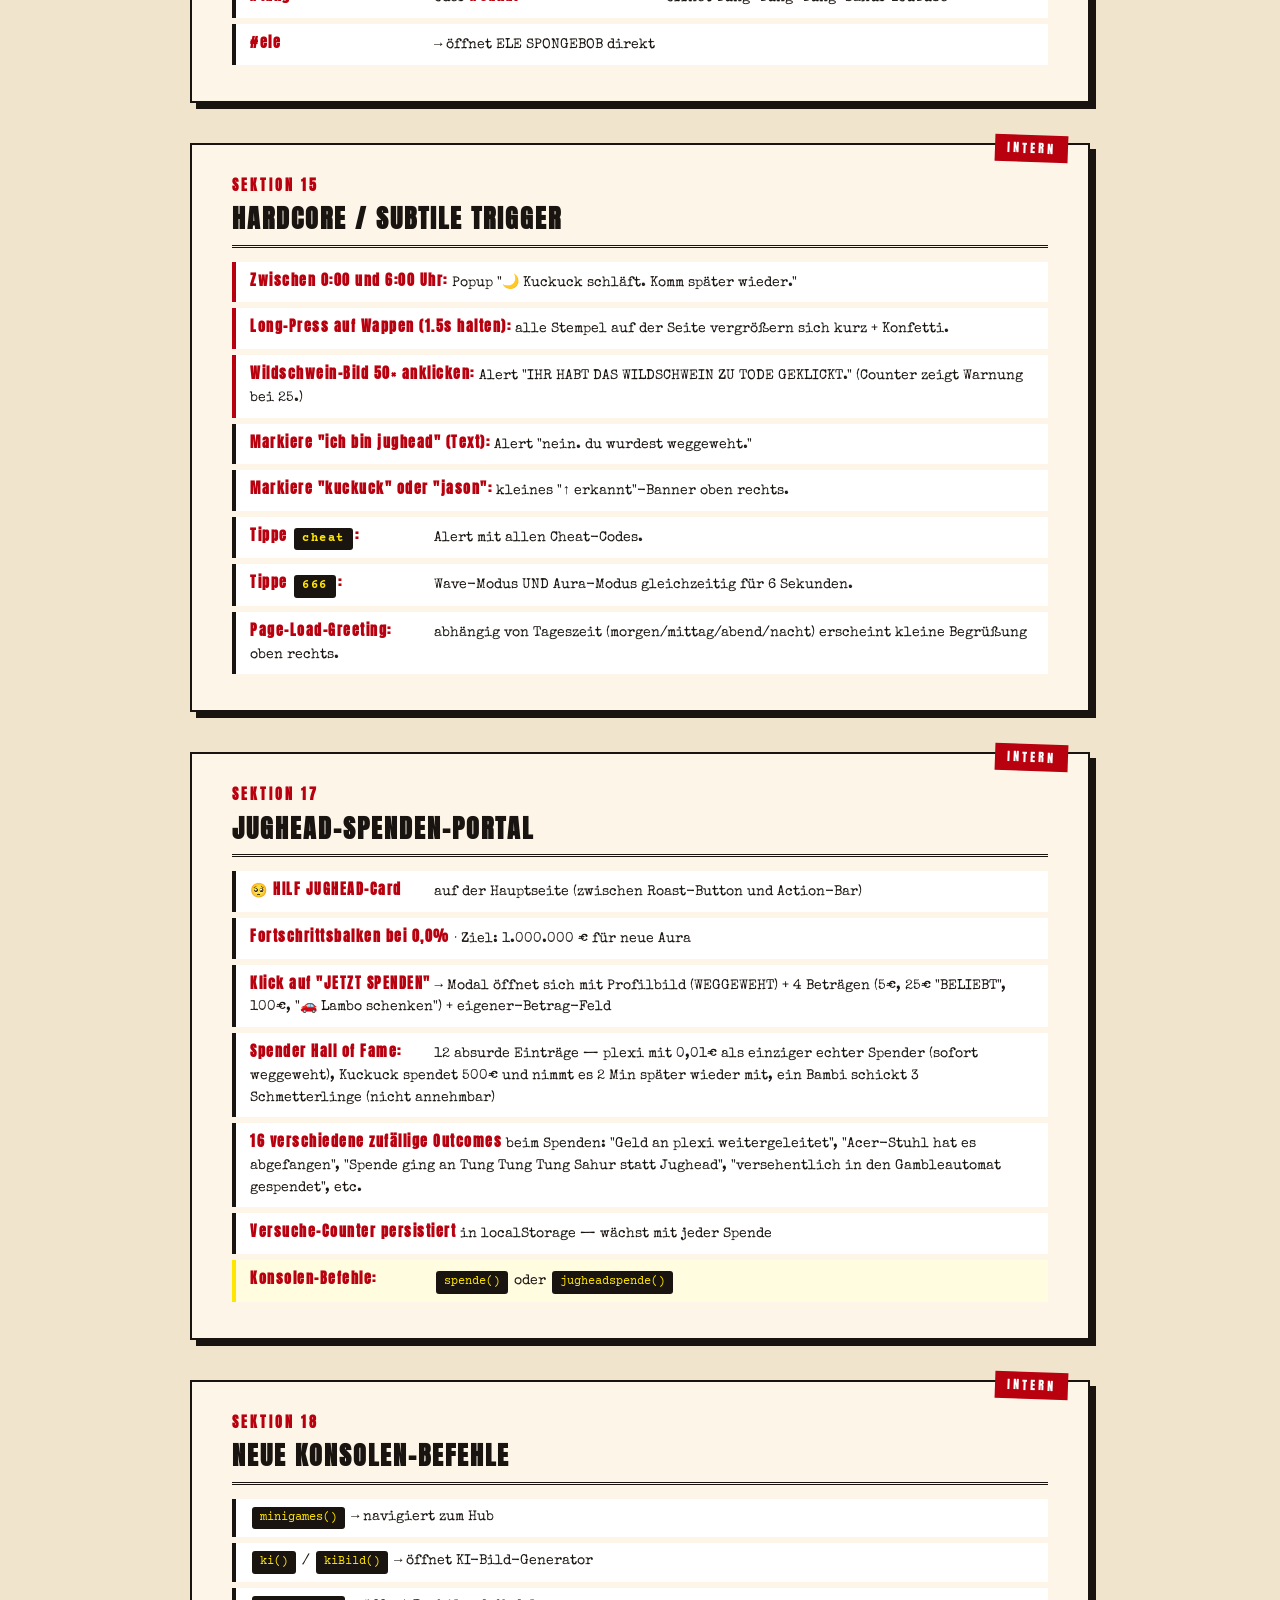
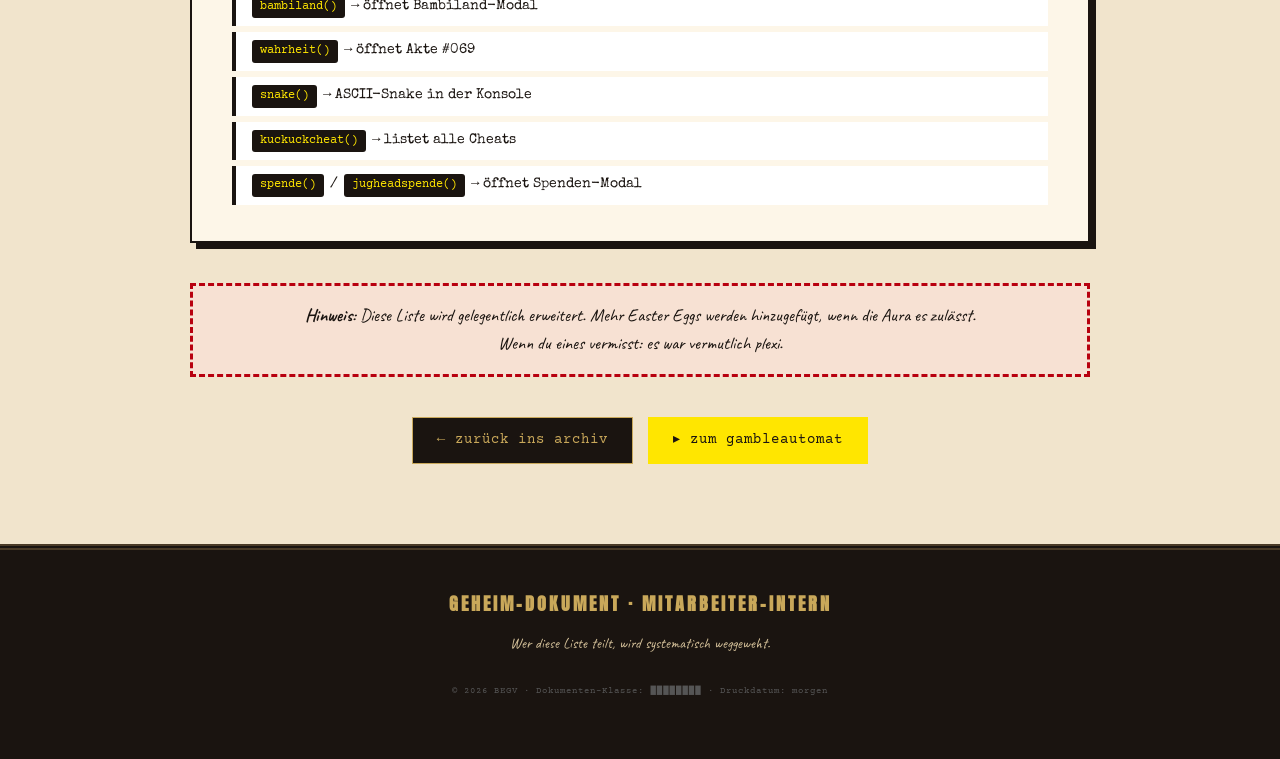
<file: easter-eggs.html>
<!DOCTYPE html>
<html lang="de">
<head>
<meta charset="UTF-8">
<meta name="viewport" content="width=device-width, initial-scale=1.0">
<title>GEHEIMER MITARBEITER-LEITFADEN — BEGV</title>
<link rel="stylesheet" href="css/style.css">
<style>
  .egg-section {
    max-width: 900px;
    margin: 40px auto;
    background: #fdf6e8;
    border: 2px solid var(--ink);
    padding: 30px 40px;
    box-shadow: 6px 6px 0 var(--ink);
    position: relative;
  }
  .egg-section::after {
    content: 'INTERN';
    position: absolute;
    top: -10px;
    right: 20px;
    background: var(--stamp-red);
    color: #fff;
    font-family: 'Anton', sans-serif;
    letter-spacing: 3px;
    padding: 4px 12px;
    font-size: 12px;
    transform: rotate(2deg);
  }
  .egg-section h2 {
    font-family: 'Anton', sans-serif;
    font-size: 26px;
    letter-spacing: 2px;
    border-bottom: 3px double var(--ink);
    padding-bottom: 6px;
    margin-bottom: 14px;
  }
  .egg-section h2 .nr {
    color: var(--stamp-red);
    font-size: 14px;
    letter-spacing: 3px;
    display: block;
    margin-bottom: 2px;
  }
  .egg-section ul {
    list-style: none;
    padding-left: 0;
  }
  .egg-section li {
    padding: 8px 14px;
    margin: 6px 0;
    background: #fff;
    border-left: 4px solid var(--ink);
    font-family: 'Special Elite', monospace;
    font-size: 14px;
  }
  .egg-section li.gefahr { border-color: var(--stamp-red); }
  .egg-section li.geheim { border-color: var(--gd-yellow); background: #fffce0; }
  .egg-section li b {
    font-family: 'Anton', sans-serif;
    color: var(--stamp-red);
    letter-spacing: 1.5px;
    display: inline-block;
    min-width: 180px;
  }
  .egg-section .kbd {
    display: inline-block;
    background: #1a1410;
    color: #ffe600;
    padding: 2px 8px;
    border-radius: 3px;
    font-family: 'Courier Prime', monospace;
    font-size: 12px;
    margin: 0 2px;
  }
  .warnbox {
    border: 3px dashed var(--stamp-red);
    background: rgba(255, 220, 220, 0.4);
    padding: 16px;
    margin: 20px 0;
    font-family: 'Caveat', cursive;
    font-size: 18px;
    text-align: center;
  }
</style>
</head>
<body>

<div class="gov-bar">
  <span><span class="lock">🔒</span> begv.bund.kuckuck.online/easter-eggs — STRENGSTE GEHEIMHALTUNG</span>
  <span>FÜR MITARBEITER · NICHT KOPIEREN · NICHT TEILEN</span>
</div>

<header class="behoerde">
  <a href="index.html" style="text-decoration:none;"><div class="wappen">K</div></a>
  <h1>GEHEIMER MITARBEITER-LEITFADEN
    <small>WENN DU DAS LIEST: HERZLICHEN GLÜCKWUNSCH. ALLE EASTER EGGS DER SEITE.</small>
  </h1>
  <div class="right">
    <a href="index.html" style="color:#c9a85a; text-decoration:none; font-size:11px; letter-spacing:1px;">▸ ZURÜCK INS ARCHIV</a>
  </div>
</header>

<section style="max-width:900px; margin: 40px auto 0; padding: 0 20px;">
  <div class="leak-banner" style="display:block; text-align:center;">DOKUMENT-KLASS.: 🔒 NUR FÜR MITARBEITER</div>
  <h2 style="font-family:'Anton',sans-serif; font-size:48px; letter-spacing:3px; text-align:center; margin-top:14px;">
    ALLE EASTER EGGS<br><span style="font-size:22px; letter-spacing:2px; color:var(--stamp-red);">VOLLSTÄNDIGE LISTE · STAND: 26.05.2026</span>
  </h2>
  <div class="warnbox" style="margin-top:30px;">
    Wenn du diese Liste gefunden hast, hast du sehr genau hingeschaut.<br>
    Oder du hast 3× auf den Button "ALLE EASTER EGGS" geklickt — und ihn endlich erwischt.
  </div>
</section>

<div class="egg-section">
  <h2><span class="nr">SEKTION 1</span>VERSTECKTE LINKS & OUTBOUND-TROLLS</h2>
  <ul>
    <li><b>Hilfe & FAQ:</b> Footer-Link führt zu einem Rick Roll. Klassisch.</li>
    <li><b>Hintergrundmusik der Behörde:</b> öffnet ELE SPONGEBOB bei Sekunde 22. <span style="color:var(--ink-soft);">(plexi war es.)</span></li>
    <li><b>Technischer Support:</b> Google-Suche "Waschmaschine reparieren".</li>
    <li><b>Bearbeitungszeit beschleunigen:</b> Wikipedia "Bürokratie".</li>
    <li><b>Beschwerde einreichen:</b> wikiHow "Complain Effectively".</li>
    <li><b>Tung-Tung-Tung-Sahur-Hommage:</b> YouTube-Suche nach dem Brainrot-Original.</li>
    <li><b>Lambo konfigurieren:</b> echter Lamborghini Huracán Configurator.</li>
    <li><b>Acer-Stuhl Garantie:</b> acer.com.</li>
    <li><b>Monster White beschaffen:</b> monsterenergy.com.</li>
    <li><b>Geometry Dash beschaffen:</b> Steam.</li>
    <li><b>GD-Level-Datenbank (Shukufuku, Niwa, Delta Interface, Black Blizzard, Astral Divinity, etc):</b> alle führen zu Google-Suchen.</li>
    <li class="geheim"><b>"Monster White" im Footer-Winz-Text:</b> öffnet die <a href="akten/069-geheim.html">geheime Akte #069</a>.</li>
    <li class="geheim"><b>Impressum-Link:</b> öffnet die rekonstruierte <a href="akten/044-verboten.html">48H-Battle-Akte</a> mit REDACTED-Hover-Wahrheit.</li>
  </ul>
</div>

<div class="egg-section">
  <h2><span class="nr">SEKTION 2</span>VERSTECKTE SEITEN</h2>
  <ul>
    <li><b>/marbles:</b> klickbare Murmel-Arena. Status wechselt zwischen "gleich.", "später vielleicht." Und Anmeldungen werden gewissenhaft gesammelt und ignoriert.</li>
    <li><b>/gamble:</b> der <b>GAMBLEAUTOMAT</b>. Baft-Coins, 8 Symbole, Jackpot bei 3× 💎. Konsolen-Cheat: <span class="kbd">gibAuraGib(1000000)</span>.</li>
    <li class="geheim"><b>/akten/069-geheim.html:</b> Das "Rosa-Kopfhörer-Protokoll". Geheime Wahrheiten + finaler Rick-Roll-Button.</li>
    <li class="geheim"><b>/akten/044-verboten.html:</b> Wiederhergestellte 48H-Battle-Akte. Hover über REDACTED-Balken enthüllt: 21 zu 732.</li>
    <li class="geheim"><b>Dossier #120</b> auf der Hauptseite: verschlüsselt. Passwort = beliebige Zahl, "ja", "alle", oder "zu viele". Belohnung: das offizielle Identitäten-Protokoll.</li>
  </ul>
</div>

<div class="egg-section">
  <h2><span class="nr">SEKTION 3</span>INTERAKTIVE TRIGGER</h2>
  <ul>
    <li class="gefahr"><b>Wappen 7× klicken:</b> AURA-MODUS aktiv. Body kriegt Hue-Rotate + Watermark.</li>
    <li class="gefahr"><b>Konami-Code <span class="kbd">↑↑↓↓←→←→ B A</span>:</b> WAVE-CARRIED-Modus. Bildschirm wackelt + rotes Glühen.
      <br><span style="color:var(--ink-soft);">3× ausgelöst → Jughead-Alert · 5× ausgelöst → Seite rotiert 180°</span>
    </li>
    <li><b>Counter mehrmals klicken:</b> "Tage seit Wave-Carried" → -1 → "ABSTÜRZT WEGEN AURA" → "JUGHEAD WURDE INFORMIERT".</li>
    <li><b>Mitarbeiter-Login:</b> probiere <span class="kbd">jughead</span> · <span class="kbd">kuckuck</span> · <span class="kbd">plexi</span> · <span class="kbd">admin</span> · <span class="kbd">triple-t</span> · <span class="kbd">steve</span>.</li>
    <li><b>Triple-Click auf leeren Bereich:</b> "TUNG TUNG TUNG SAHUR" Popup an deiner Maus.</li>
    <li><b>Rechtsklick 3× hintereinander:</b> "NEIN. — Acer-Stuhl"-Alert.</li>
    <li><b>Doppelklick auf "Acer" oder "Stuhl":</b> Acer-Stuhl meldet sich.</li>
    <li><b>Zu schnell scrollen:</b> "AURA-OVERFLOW"-Warnung unten.</li>
    <li><b>90 Sekunden idle:</b> "NOCH DA? AURA INSTABIL".</li>
    <li><b>Tab wechseln:</b> Seitentitel wird zu "kuckuck vermisst dich..."</li>
    <li><b>ESC × 5 auf leerer Stelle:</b> Konfetti.</li>
    <li><b>Modal schließen:</b> 18% Chance auf Konfetti.</li>
    <li><b>Sichtung-Formular abschicken:</b> "MELDUNG SYSTEMATISCH WEGGEWEHT".</li>
  </ul>
</div>

<div class="egg-section">
  <h2><span class="nr">SEKTION 4</span>TASTATUR-WÖRTER (irgendwo eingeben, ohne Inputfeld)</h2>
  <ul>
    <li><b><span class="kbd">jughead</span></b> tippen: schwarzer Fullscreen "JUGHEAD WURDE INFORMIERT".</li>
    <li><b><span class="kbd">marbles</span></b> tippen: Weiterleitung zu marbles.html.</li>
    <li><b><span class="kbd">aura</span></b> tippen: Aura-Modus toggle.</li>
  </ul>
</div>

<div class="egg-section">
  <h2><span class="nr">SEKTION 5</span>PASSIERT VON ALLEINE</h2>
  <ul>
    <li><b>Seitentitel cycling:</b> alle 6s wechselt der Tab-Titel zwischen 14 Varianten.</li>
    <li><b>Random Aura-Popup:</b> unten links alle 2–5min eine zufällige Meldung ("plexi hat ELE SPONGEBOB angemacht", etc.). Klick = wegklicken.</li>
    <li><b>Random REDACTED-Wörter:</b> alle 25s wird ein zufälliges Wort (Kuckuck, Wave, Aura, plexi, Jughead) kurz schwarz übermalt.</li>
    <li><b>Schmetterling / Bambi / Sonnenblume:</b> flattert alle 25–90s über die Seite.</li>
    <li><b>Kuckuck-Cursor 🎧:</b> erscheint zufällig 1× pro Session für ~8s.</li>
    <li><b>Live-Ticker:</b> scrollt durchgehend mit immer wechselnden "Breaking News".</li>
  </ul>
</div>

<div class="egg-section">
  <h2><span class="nr">SEKTION 6</span>DEVTOOLS & KONSOLE</h2>
  <ul>
    <li><b>DevTools öffnen:</b> ASCII-Kuckuck + BEGV-Warntext erscheint sofort.</li>
    <li><b><span class="kbd">kuckuck()</span></b>: liefert Hinweis auf /marbles.</li>
    <li><b><span class="kbd">wave()</span></b>: triggert Wave-Carried-Modus.</li>
    <li><b><span class="kbd">ele()</span> / <span class="kbd">spongebob()</span></b>: öffnet ELE SPONGEBOB.</li>
    <li><b><span class="kbd">tungtungtung()</span> / <span class="kbd">sahur()</span></b>: ASCII-Drop.</li>
    <li><b><span class="kbd">steve()</span></b>: Bestätigung Steve = Kurzhaarmeister.</li>
    <li><b><span class="kbd">polnisch()</span></b>: Bestätigung polnischer Zoink = Kuckuck.</li>
    <li><b><span class="kbd">acer()</span> / <span class="kbd">acerstuhl()</span></b>: Acer-Stuhl meldet sich.</li>
    <li><b><span class="kbd">monster()</span></b>: liefert "WHITE."</li>
    <li><b><span class="kbd">jughead()</span></b>: liefert "weggeweht."</li>
    <li><b><span class="kbd">aura()</span></b>: liefert 9999.</li>
    <li><b>Im Gambleautomat: <span class="kbd">gibAuraGib(n)</span></b>: cheatet n Baft-Coins ein. Jughead wird informiert.</li>
  </ul>
</div>

<div class="egg-section">
  <h2><span class="nr">SEKTION 7</span>IDENTITÄTEN AUFGELÖST</h2>
  <ul>
    <li class="gefahr"><b>Jason = polnischer Zoink = Deutscher Zoink = Kuckuck.</b> Eine Person. Vier Identitäten. Ein Acer-Stuhl.</li>
    <li class="gefahr"><b>Steve = Kurzhaarmeister.</b> Schnurrbart bestätigt durch DNA-Probe.</li>
    <li class="gefahr"><b>Triple-T = Tung Tung Tung Sahur.</b> Italienische Brainrot-Herkunft. Bewaffnet mit Holz.</li>
    <li class="gefahr"><b>Aclasher = Admin.</b> Hat root-Zugriff auf Bunker 7. Login funktioniert mit beiden Namen.</li>
  </ul>
</div>

<div class="egg-section">
  <h2><span class="nr">SEKTION 8</span>WERBUNG & SIDE-INHALTE</h2>
  <ul>
    <li><b>🧽 ELE SPONGEBOB Streifen ganz oben:</b> Klick auf JA → Bestätigung → öffnet ELE Spongebob bei Sekunde 22.</li>
    <li><b>Monster White:</b> "Werde in 14 Tagen zum E-Girl" Werbung.</li>
    <li><b>Black Blizzard (KrmaL):</b> Werbung mit Google-Suche-Link.</li>
    <li><b>ELE Spongebob Werbung:</b> 6. Werbe-Banner mit 9× Empfehlung von plexi.</li>
    <li><b>Bambiland-Themenpark:</b> Klick → Modal, das erklärt warum nichts davon real ist.</li>
    <li><b>Acer-Stuhl:</b> Werbung → echte Acer-Website.</li>
    <li><b>Tung Tung Tung Sahur Holz:</b> Werbung → YouTube Original.</li>
    <li><b>AURA WEEKLY Newsletter:</b> Anmelden → Modal "ANMELDUNG WEGGEWEHT".</li>
    <li><b>6 Testimonials:</b> plexi, Jughead, Aclasher, Triple-T, etc.</li>
  </ul>
</div>

<div class="egg-section">
  <h2><span class="nr">SEKTION 9</span>SANANENBAFT ROAST</h2>
  <ul>
    <li class="gefahr"><b>🔥 LASS DICH VON SANANENBAFT ROASTEN:</b> Großer roter Button. Modal mit 1 von <b>30 unique Roasts</b>. "NOCHMAL ROASTEN" für weitere. Counter zeigt wie viele du gesehen hast. Bei allen 30: spezielle Nachricht.</li>
    <li><b>Konsolen-Befehle:</b> <span class="kbd">roast()</span>, <span class="kbd">roaste()</span>, <span class="kbd">sananenbaft()</span> triggern den Roast.</li>
    <li><b>Tipp-Wörter:</b> <span class="kbd">roast</span> oder <span class="kbd">sanan</span> tippen → triggert Roast.</li>
    <li class="geheim"><b>Wappen 3× hintereinander doppelklicken:</b> triggert einen Roast.</li>
    <li class="geheim"><b>DevTools öffnen:</b> SananenBaft druckt einen zufälligen Roast in die Konsole.</li>
  </ul>
</div>

<div class="egg-section">
  <h2><span class="nr">SEKTION 10</span>GAMBLEAUTOMAT (gamble.html)</h2>
  <ul>
    <li><b>Mega-Button vor dem Footer:</b> "🎰 GAMBLEAUTOMAT 🎰" mit Neon-Pulse-Animation.</li>
    <li><b>100 Baft-Coins Startguthaben</b> (persistent in localStorage).</li>
    <li><b>8 Symbole, 3 Reels, 4 Bet-Levels (10/50/100/500).</b></li>
    <li><b>JACKPOT</b> bei 3× 💎 (Coin-Rain + Alert).</li>
    <li><b>DOUBLE OR NOTHING</b> (45/55 — natürlich house edge).</li>
    <li><b>ALL IN</b> Button mit Bestätigung.</li>
    <li><b>SPACE-Taste = Spin.</b></li>
    <li><b>BAFT-COIN SHOP:</b> 4 Pakete, alle Links führen zu Rick Roll.</li>
    <li><b>Stats:</b> Spins, Wins, Jackpots, größter Win, Netto-Verlust, Zeit verschwendet.</li>
    <li><b>Mock-Messages bei Verlust:</b> "plexi hat ele spongebob angemacht. das stört den rng.", etc.</li>
    <li><b>Beratungs-Link:</b> Wikipedia "Pathologisches Spielen".</li>
    <li><b>Tipp-Wörter:</b> <span class="kbd">gamble</span> oder <span class="kbd">baft</span> tippen → führt zum Automat.</li>
    <li class="geheim"><b>Konsolen-Cheat:</b> <span class="kbd">gibAuraGib(1000000)</span> (Jughead wird informiert).</li>
  </ul>
</div>

<div class="egg-section">
  <h2><span class="nr">SEKTION 11</span>WEITERE SUBTILE EASTER EGGS</h2>
  <ul>
    <li><b>Kollektiver Mental Breakdown:</b> alle paar Minuten wackeln alle Werbungen + Buttons gleichzeitig kurz.</li>
    <li><b>Random TUNG TUNG TUNG SAHUR:</b> Text-Banner taucht zufällig irgendwo auf der Seite auf.</li>
    <li class="geheim"><b>"kuckuck" tippen:</b> "KUCKUCK KUCKUCK" Vollbild-Banner.</li>
    <li class="geheim"><b>Counter 7× klicken:</b> alle Akten-Karten "atmen" kurz auf, Konfetti.</li>
    <li><b>Konsolen-Befehle neu:</b> <span class="kbd">aclasher()</span>, <span class="kbd">admin()</span> → root-Zugriff bestätigt.</li>
    <li><b>Login als <span class="kbd">aclasher</span> oder <span class="kbd">admin</span>:</b> ERFOLG. (alle anderen scheitern.)</li>
  </ul>
</div>

<div class="egg-section">
  <h2><span class="nr">SEKTION 12</span>MINIGAMES (8 SPIELE + LEADERBOARD)</h2>
  <ul>
    <li><b>🎮 Minigames-Button</b> auf der Hauptseite → führt zum Hub <span class="kbd">/minigames/</span>.</li>
    <li><b>💎 Aura-Clicker:</b> Cookie-Clicker-Klon. Klick den pinken Knopf für +1 Aura. 10 Upgrades (Acer-Stuhl, Monster White, plexi-Auto-Klicker, Lambo-Vault, Bambiland-Park, Tung-Tung-Tung Sahur, Kuckuck selbst). Achievements bei 10/100/500/1000/5000 Klicks. SPACE klickt auch. Float-Display gefixt — keine 9.99999 mehr.</li>
    <li><b>⚡ Wave-Part Reaction Test:</b> Bildschirm wird grün → klick so schnell du kannst. Beste Zeit + Durchschnitt + SananenBaft-Urteil basierend auf deiner ms-Zahl.</li>
    <li><b>🔍 Find Steve:</b> direkt im Hub eingebettet. Steve (🧔 mit Schnurrbart) versteckt in einem Grid voller anderer Personen. Klick ihn so schnell wie möglich.</li>
    <li class="geheim"><b>💬 CHAT MIT STEVE:</b> Scripted Dialog im iMessage-Style. 7+ Dialog-Knoten, mehrere Pfade, alle enden in einem Meetup-Vorschlag (4 mögliche Orte: Bahnhofsplatz Köln, Acer-Stuhl-Werk, Bambiland, Bunker 7). Beim Ankommen am Meetup: <b>STEVE GILT ALS VERMISST</b>. Mit ASCII-Art-Tatort, Fahndungsaufnahme + zufälligen Forensik-Hinweisen ("Schnurrbart-Härchen am Boden", "Verbindung zu Kurzhaarmeister"). Lauf-Counter persistiert in localStorage. Es gibt auch einen Rückzieher-Pfad wo Steve sich nie wieder meldet.</li>
    <li class="gefahr"><b>🌀 ENTKOMME KUCKUCK (Labyrinth):</b> 11×11 Grid. Du machst <b>1 Schritt</b>, Kuckuck macht <b>2</b> (BFS-Pathfinding — er findet dich immer). Steuerung Pfeiltasten/WASD oder virtuelle Tasten (mobil). Erreiche den grünen EXIT bevor er dich erwischt. Game-Over-Roasts in beide Richtungen. Siege-Counter persistiert.</li>
    <li class="gefahr"><b>🪵 TIC TAC TOE vs TRIPLE-T:</b> Du = ⭕, Triple-T = 🪵 (Holz). Triple-T fängt immer an und verwendet <b>Minimax</b> — der Bot ist unschlagbar. Das beste Ergebnis ist Unentschieden. SananenBaft kommentiert jedes Ergebnis: bei Niederlage hart ("verloren gegen einen bot mit holz"), bei Draw mittelmäßig, bei Sieg verdächtig ("WARNUNG: anomalie detektiert").</li>
    <li><b>💣 BESTES MINIGAME EVER:</b> Karte im Hub UND auffälliges blinkendes Werbe-Banner auf Hauptseite → führt zu <span class="kbd">jklm.fun</span> (BombParty). Zugegebenermaßen besser als alles was wir hier haben.</li>
    <li><b>🏆 Global Leaderboard im Hub:</b> Platz 1: <b>eingdnoob (mit bot)</b> mit ∞ pts (goldener Eintrag). Weiter unten: KrmaL · plexi · Aclasher (admin) · Triple-T · Kurzhaarmeister (732) · Kuckuck (pending) · Mr.Best (3) · einGDNoob ohne Bot (Platz 11, nur 47) · DU (Platz 12.847, blau hervorgehoben) · Jughead (-47, rot) · Steve (vermisst).</li>
    <li><b>Konsolen-Cheat:</b> Aura-Clicker → <span class="kbd">window.state.aura = 9999999</span></li>
    <li><b>Tipp-Wörter:</b> <span class="kbd">minigames</span> via Konsole.</li>
  </ul>
</div>

<div class="egg-section">
  <h2><span class="nr">SEKTION 17.5</span>KUCKUCK-SPENDEN-TWIST</h2>
  <ul>
    <li class="geheim"><b>💎 "FÜR KUCKUCK SPENDEN"-Card</b> direkt neben der Jughead-Spendenkarte auf der Hauptseite. Dunkler Premium-Look mit goldenen Akzenten.</li>
    <li><b>Klick</b> → Spenden-Modal mit Empfänger "Kuckuck (Jason)" und 4 Beträgen (10€, 50€ "BELIEBT", 500€ "AURA-PASS", 🚗 Lambo).</li>
    <li><b>Nach Klick auf einen Betrag</b> → Loading-Screen "SPENDE WIRD VERARBEITET" mit 6 Status-Texten ("kontostand von kuckuck wird abgefragt", "lambo-vault inventur").</li>
    <li class="gefahr"><b>PLOT TWIST:</b> "EMPFÄNGER GEÄNDERT" — Kuckuck → Jughead, mit visualisiertem Empfänger-Wechsel und 7 zufälligen Begründungen ("Kuckuck hat bereits 47 Lambos", "Kuckuck akzeptiert keine Spenden unter 1 Lambo").</li>
    <li><b>"JA, JUGHEAD HELFEN"-Button</b> → öffnet das normale Jughead-Spenden-Modal.</li>
    <li><b>Konsole:</b> <span class="kbd">kuckuckspende()</span></li>
  </ul>
</div>

<div class="egg-section">
  <h2><span class="nr">SEKTION 13</span>KUCKUCK KI-BILD GENERATOR</h2>
  <ul>
    <li><b>🎨 KI-Generator-Button</b> auf der Hauptseite → öffnet Prompt-Eingabe-Modal.</li>
    <li><b>Fake-Lade-Animation</b> mit 12 wechselnden Status-Texten ("frage plexi nach ELE-Rechten...", "doch nicht.")</li>
    <li><b>Ergebnis:</b> "FEHLER 422 — PROMPT UNZUREICHEND". Ein zufälliger Roast wird zugewiesen + 3 zufällige Wikipedia-Empfehlungen.</li>
    <li><b>Wikipedia-Pool:</b> Dunning-Kruger-Effekt · Generative KI · Pareidolie · Plagiat · Faulheit · Selbstüberschätzung · Originalität · Mediokrität.</li>
    <li><b>Konsole:</b> <span class="kbd">ki()</span> oder <span class="kbd">kiBild()</span>.</li>
  </ul>
</div>

<div class="egg-section">
  <h2><span class="nr">SEKTION 14</span>URL-HASH TRIGGER (an URL anhängen)</h2>
  <ul>
    <li><b>?#wavecarried</b> oder <b>#wave</b> → Wave-Carried-Modus für 8 Sekunden</li>
    <li><b>#aura</b> → Aura-Modus aktiv</li>
    <li><b>#roast</b> oder <b>#sananen</b> → triggert SananenBaft-Roast</li>
    <li><b>#jackpot</b> → führt direkt zum Gambleautomat</li>
    <li><b>#truth</b> oder <b>#wahrheit</b> → öffnet die geheime Akte #069</li>
    <li><b>#tung</b> oder <b>#sahur</b> → öffnet Tung-Tung-Tung-Sahur YouTube</li>
    <li><b>#ele</b> → öffnet ELE SPONGEBOB direkt</li>
  </ul>
</div>

<div class="egg-section">
  <h2><span class="nr">SEKTION 15</span>HARDCORE / SUBTILE TRIGGER</h2>
  <ul>
    <li class="gefahr"><b>Zwischen 0:00 und 6:00 Uhr:</b> Popup "🌙 Kuckuck schläft. Komm später wieder."</li>
    <li class="gefahr"><b>Long-Press auf Wappen (1.5s halten):</b> alle Stempel auf der Seite vergrößern sich kurz + Konfetti.</li>
    <li class="gefahr"><b>Wildschwein-Bild 50× anklicken:</b> Alert "IHR HABT DAS WILDSCHWEIN ZU TODE GEKLICKT." (Counter zeigt Warnung bei 25.)</li>
    <li><b>Markiere "ich bin jughead" (Text):</b> Alert "nein. du wurdest weggeweht."</li>
    <li><b>Markiere "kuckuck" oder "jason":</b> kleines "↑ erkannt"-Banner oben rechts.</li>
    <li><b>Tippe <span class="kbd">cheat</span>:</b> Alert mit allen Cheat-Codes.</li>
    <li><b>Tippe <span class="kbd">666</span>:</b> Wave-Modus UND Aura-Modus gleichzeitig für 6 Sekunden.</li>
    <li><b>Page-Load-Greeting:</b> abhängig von Tageszeit (morgen/mittag/abend/nacht) erscheint kleine Begrüßung oben rechts.</li>
  </ul>
</div>

<div class="egg-section">
  <h2><span class="nr">SEKTION 17</span>JUGHEAD-SPENDEN-PORTAL</h2>
  <ul>
    <li><b>🥺 HILF JUGHEAD-Card</b> auf der Hauptseite (zwischen Roast-Button und Action-Bar)</li>
    <li><b>Fortschrittsbalken bei 0,0%</b> · Ziel: 1.000.000 € für neue Aura</li>
    <li><b>Klick auf "JETZT SPENDEN"</b> → Modal öffnet sich mit Profilbild (WEGGEWEHT) + 4 Beträgen (5€, 25€ "BELIEBT", 100€, "🚗 Lambo schenken") + eigener-Betrag-Feld</li>
    <li><b>Spender Hall of Fame:</b> 12 absurde Einträge — plexi mit 0,01€ als einziger echter Spender (sofort weggeweht), Kuckuck spendet 500€ und nimmt es 2 Min später wieder mit, ein Bambi schickt 3 Schmetterlinge (nicht annehmbar)</li>
    <li><b>16 verschiedene zufällige Outcomes</b> beim Spenden: "Geld an plexi weitergeleitet", "Acer-Stuhl hat es abgefangen", "Spende ging an Tung Tung Tung Sahur statt Jughead", "versehentlich in den Gambleautomat gespendet", etc.</li>
    <li><b>Versuche-Counter persistiert</b> in localStorage — wächst mit jeder Spende</li>
    <li class="geheim"><b>Konsolen-Befehle:</b> <span class="kbd">spende()</span> oder <span class="kbd">jugheadspende()</span></li>
  </ul>
</div>

<div class="egg-section">
  <h2><span class="nr">SEKTION 18</span>NEUE KONSOLEN-BEFEHLE</h2>
  <ul>
    <li><span class="kbd">minigames()</span> → navigiert zum Hub</li>
    <li><span class="kbd">ki()</span> / <span class="kbd">kiBild()</span> → öffnet KI-Bild-Generator</li>
    <li><span class="kbd">bambiland()</span> → öffnet Bambiland-Modal</li>
    <li><span class="kbd">wahrheit()</span> → öffnet Akte #069</li>
    <li><span class="kbd">snake()</span> → ASCII-Snake in der Konsole</li>
    <li><span class="kbd">kuckuckcheat()</span> → listet alle Cheats</li>
    <li><span class="kbd">spende()</span> / <span class="kbd">jugheadspende()</span> → öffnet Spenden-Modal</li>
  </ul>
</div>

<div class="warnbox" style="max-width:900px; margin: 30px auto;">
  <b>Hinweis:</b> Diese Liste wird gelegentlich erweitert. Mehr Easter Eggs werden hinzugefügt, wenn die Aura es zulässt.<br>
  Wenn du eines vermisst: es war vermutlich plexi.
</div>

<div style="text-align:center; margin: 40px 0;">
  <a href="index.html" class="login-btn" style="display:inline-block; padding:12px 24px; font-size:14px; text-decoration:none;">← zurück ins archiv</a>
  &nbsp;
  <a href="gamble.html" class="login-btn" style="display:inline-block; padding:12px 24px; font-size:14px; text-decoration:none; background:#ffe600; color:#1a1410; border-color:#ffe600;">▸ zum gambleautomat</a>
</div>

<footer>
  <h4>GEHEIM-DOKUMENT · MITARBEITER-INTERN</h4>
  <div class="disclaim">Wer diese Liste teilt, wird systematisch weggeweht.</div>
  <div class="winzig">© 2026 BEGV · Dokumenten-Klasse: ████████ · Druckdatum: morgen</div>
</footer>

</body>
</html>
</file>
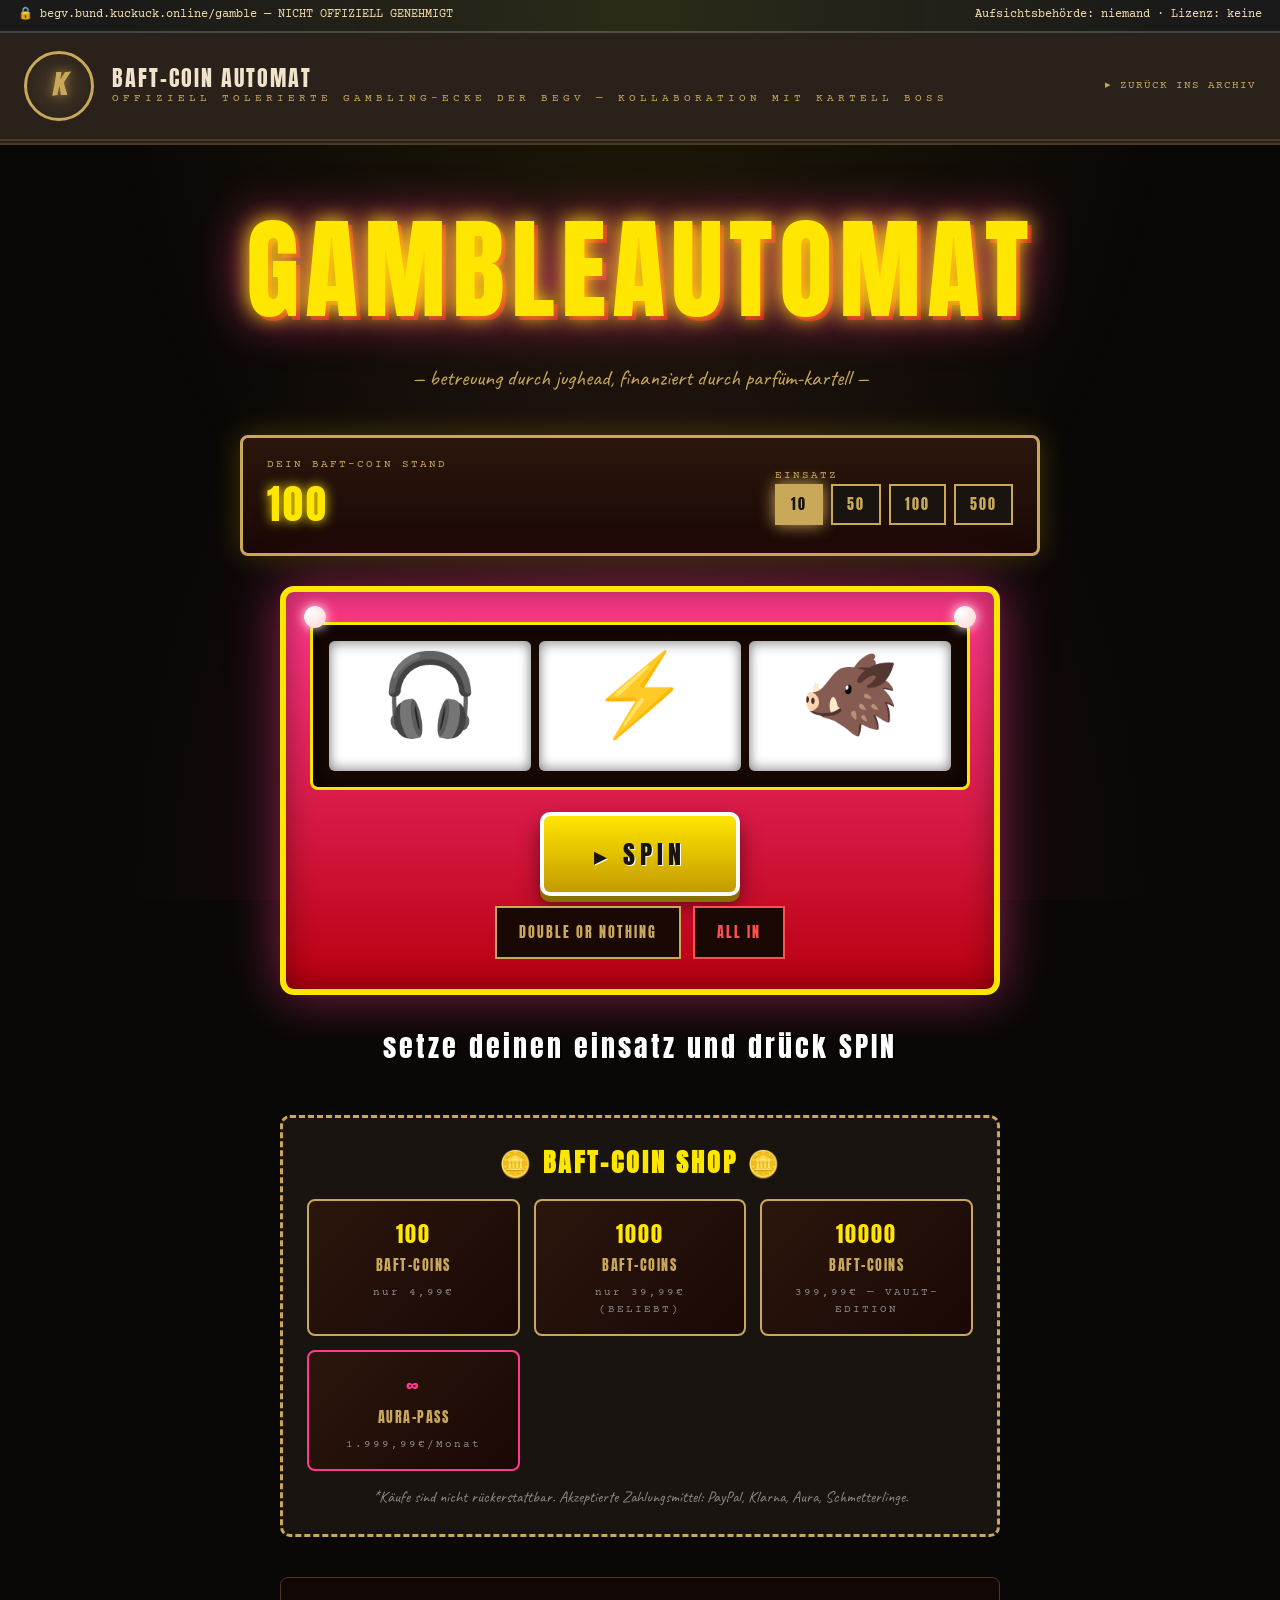
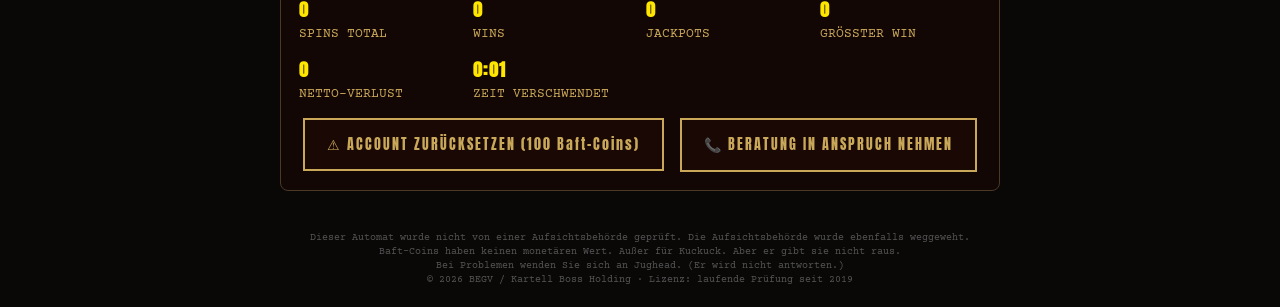
<file: gamble.html>
<!DOCTYPE html>
<html lang="de">
<head>
<meta charset="UTF-8">
<meta name="viewport" content="width=device-width, initial-scale=1.0">
<title>BAFT-COIN GAMBLEAUTOMAT — BEGV (illegal aber okay)</title>
<link rel="stylesheet" href="css/style.css">
<style>
  body { background: #0a0807 !important; }
  body::before {
    content: '';
    position: fixed; inset: 0;
    background:
      radial-gradient(ellipse at top, rgba(255, 230, 0, 0.08) 0%, transparent 60%),
      radial-gradient(ellipse at bottom, rgba(255, 58, 140, 0.12) 0%, transparent 60%);
    pointer-events: none;
    z-index: 0;
  }

  .casino-hero {
    text-align: center;
    padding: 40px 20px 20px;
    position: relative;
    z-index: 1;
  }
  .casino-title {
    font-family: 'Anton', sans-serif;
    font-size: clamp(48px, 9vw, 110px);
    letter-spacing: 6px;
    color: #ffe600;
    text-shadow:
      0 0 20px #ffe600,
      0 0 50px #ff3a8c,
      4px 4px 0 #b8000f;
    animation: neon-flicker 3s infinite;
  }
  @keyframes neon-flicker {
    0%, 100% { opacity: 1; }
    96% { opacity: 1; }
    97% { opacity: 0.6; }
    98% { opacity: 1; }
    99% { opacity: 0.7; }
  }
  .casino-sub {
    color: #c9a85a;
    font-family: 'Caveat', cursive;
    font-size: 22px;
    margin-top: 6px;
  }

  .balance-bar {
    background: linear-gradient(180deg, #2a160c 0%, #1a0805 100%);
    border: 3px solid #c9a85a;
    border-radius: 8px;
    padding: 18px 24px;
    max-width: 800px;
    margin: 20px auto;
    display: flex;
    justify-content: space-between;
    align-items: center;
    flex-wrap: wrap;
    gap: 14px;
    box-shadow: 0 0 30px rgba(255, 230, 0, 0.2);
    position: relative;
    z-index: 1;
  }
  .balance-label {
    font-family: 'Courier Prime', monospace;
    font-size: 11px;
    letter-spacing: 2px;
    color: #c9a85a;
    text-transform: uppercase;
  }
  .balance-wert {
    font-family: 'Anton', sans-serif;
    font-size: 40px;
    letter-spacing: 3px;
    color: #ffe600;
    text-shadow: 0 0 12px #ffe600;
  }
  .balance-wert.weniger { color: #ff5050; text-shadow: 0 0 12px #ff5050; }
  .balance-wert.viel { color: #2bff52; text-shadow: 0 0 16px #2bff52; }

  .bet-selector { display: flex; gap: 8px; }
  .bet-btn {
    background: #1a1410;
    color: #c9a85a;
    border: 2px solid #c9a85a;
    padding: 8px 14px;
    font-family: 'Anton', sans-serif;
    letter-spacing: 2px;
    cursor: pointer;
    font-size: 14px;
  }
  .bet-btn.aktiv {
    background: #c9a85a;
    color: #1a1410;
    box-shadow: 0 0 16px #c9a85a;
  }

  .slot-machine {
    background: linear-gradient(180deg, #ff3a8c 0%, #b8000f 100%);
    border: 6px solid #ffe600;
    max-width: 720px;
    margin: 30px auto;
    padding: 30px 24px;
    border-radius: 14px;
    box-shadow:
      0 0 50px rgba(255, 58, 140, 0.5),
      inset 0 0 30px rgba(0,0,0,0.4);
    position: relative;
    z-index: 1;
  }
  .slot-machine::before, .slot-machine::after {
    content: '';
    position: absolute;
    width: 22px; height: 22px;
    background: radial-gradient(circle at 30% 30%, #fff, #ffd0d0);
    border-radius: 50%;
    top: 14px;
    animation: bulb 1.2s infinite alternate;
    box-shadow: 0 0 12px #fff;
  }
  .slot-machine::before { left: 18px; }
  .slot-machine::after { right: 18px; animation-delay: 0.6s; }
  @keyframes bulb {
    from { opacity: 0.3; }
    to { opacity: 1; }
  }

  .reels {
    display: grid;
    grid-template-columns: repeat(3, 1fr);
    gap: 8px;
    background: #1a0805;
    padding: 16px;
    border: 3px solid #ffe600;
    border-radius: 8px;
    box-shadow: inset 0 0 30px rgba(0,0,0,0.8);
  }
  .reel {
    background: #fff;
    height: 130px;
    overflow: hidden;
    position: relative;
    border-radius: 6px;
    box-shadow: inset 0 4px 12px rgba(0,0,0,0.3), inset 0 -4px 12px rgba(0,0,0,0.3);
  }
  .reel-inner {
    position: absolute;
    left: 0; right: 0;
    transition: transform 0.3s cubic-bezier(0.25, 0.46, 0.45, 0.94);
  }
  .reel-inner.spinning {
    transition: transform 2s cubic-bezier(0.45, 0.05, 0.55, 0.95);
  }
  .reel-symbol {
    height: 130px;
    display: grid;
    place-items: center;
    font-size: 80px;
    line-height: 1;
  }
  .reel.winner {
    animation: win-glow 0.5s infinite alternate;
  }
  @keyframes win-glow {
    from { box-shadow: 0 0 0 rgba(255, 230, 0, 0), inset 0 4px 12px rgba(0,0,0,0.3), inset 0 -4px 12px rgba(0,0,0,0.3); }
    to { box-shadow: 0 0 30px #ffe600, inset 0 4px 12px rgba(0,0,0,0.3), inset 0 -4px 12px rgba(0,0,0,0.3); }
  }

  .controls {
    margin-top: 22px;
    display: flex;
    gap: 12px;
    justify-content: center;
    flex-wrap: wrap;
  }
  .spin-btn {
    background: linear-gradient(180deg, #ffe600 0%, #c49a00 100%);
    color: #1a1410;
    border: 4px solid #fff;
    padding: 18px 50px;
    font-family: 'Anton', sans-serif;
    letter-spacing: 5px;
    font-size: 26px;
    cursor: pointer;
    border-radius: 10px;
    box-shadow: 0 6px 0 #8b6f00, 0 10px 20px rgba(0,0,0,0.5);
    text-shadow: 1px 1px 0 #fff;
    transition: transform 0.1s;
  }
  .spin-btn:hover { transform: translateY(-2px); }
  .spin-btn:active { transform: translateY(4px); box-shadow: 0 2px 0 #8b6f00, 0 4px 10px rgba(0,0,0,0.5); }
  .spin-btn:disabled { opacity: 0.4; cursor: not-allowed; }

  .secondary-btn {
    background: #1a0805;
    color: #c9a85a;
    border: 2px solid #c9a85a;
    padding: 14px 22px;
    font-family: 'Anton', sans-serif;
    letter-spacing: 2px;
    cursor: pointer;
    font-size: 14px;
  }
  .secondary-btn:hover { background: #c9a85a; color: #1a0805; }
  .danger-btn { border-color: #ff5050; color: #ff5050; }
  .danger-btn:hover { background: #ff5050; color: #1a0805; }

  .message {
    margin: 30px auto;
    max-width: 720px;
    text-align: center;
    font-family: 'Anton', sans-serif;
    font-size: 28px;
    letter-spacing: 3px;
    color: #fff;
    min-height: 50px;
    text-shadow: 2px 2px 0 #000;
    position: relative;
    z-index: 1;
  }
  .message.win { color: #2bff52; text-shadow: 0 0 20px #2bff52, 2px 2px 0 #000; animation: bounce-in 0.5s; }
  .message.jackpot { color: #ffe600; font-size: 38px; text-shadow: 0 0 30px #ffe600, 2px 2px 0 #000; animation: jackpot-pulse 0.6s infinite alternate; }
  .message.loss { color: #ff5050; }
  @keyframes bounce-in {
    0% { transform: scale(0.5); opacity: 0; }
    60% { transform: scale(1.15); }
    100% { transform: scale(1); opacity: 1; }
  }
  @keyframes jackpot-pulse {
    from { transform: scale(1); }
    to { transform: scale(1.08); }
  }

  .shop {
    background: #1a1410;
    border: 3px dashed #c9a85a;
    max-width: 720px;
    margin: 40px auto;
    padding: 24px;
    border-radius: 10px;
    color: #c9a85a;
    position: relative;
    z-index: 1;
  }
  .shop h3 {
    font-family: 'Anton', sans-serif;
    font-size: 26px;
    letter-spacing: 3px;
    color: #ffe600;
    text-align: center;
    margin-bottom: 16px;
    border: none;
  }
  .shop-grid {
    display: grid;
    grid-template-columns: repeat(auto-fit, minmax(180px, 1fr));
    gap: 14px;
  }
  .shop-card {
    background: linear-gradient(135deg, #2a160c 0%, #1a0805 100%);
    border: 2px solid #c9a85a;
    padding: 16px;
    text-align: center;
    border-radius: 8px;
    cursor: pointer;
    text-decoration: none;
    color: #ffe600;
    font-family: 'Anton', sans-serif;
    letter-spacing: 2px;
    transition: transform 0.15s;
  }
  .shop-card:hover { transform: scale(1.05); box-shadow: 0 0 20px #ffe600; }
  .shop-card .preis {
    font-size: 22px;
    color: #ffe600;
    margin-bottom: 4px;
  }
  .shop-card .menge {
    font-size: 14px;
    color: #c9a85a;
    letter-spacing: 1.5px;
  }
  .shop-card .echtgeld {
    margin-top: 8px;
    font-family: 'Courier Prime', monospace;
    font-size: 11px;
    color: #888;
  }

  .stats {
    max-width: 720px;
    margin: 30px auto;
    padding: 18px;
    background: rgba(26, 8, 5, 0.6);
    border: 1px solid #4a3a26;
    border-radius: 8px;
    color: #c9a85a;
    font-family: 'Courier Prime', monospace;
    font-size: 13px;
    position: relative;
    z-index: 1;
  }
  .stats-grid {
    display: grid;
    grid-template-columns: repeat(auto-fit, minmax(150px, 1fr));
    gap: 12px;
  }
  .stats div b { display: block; color: #ffe600; font-size: 18px; font-family: 'Anton', sans-serif; letter-spacing: 1.5px; }

  .disclaimer-casino {
    max-width: 720px;
    margin: 40px auto 20px;
    text-align: center;
    color: #555;
    font-family: 'Courier Prime', monospace;
    font-size: 10px;
    line-height: 1.4;
    padding: 0 20px;
    position: relative;
    z-index: 1;
  }

  .coin-rain {
    position: fixed;
    inset: 0;
    pointer-events: none;
    z-index: 9990;
    overflow: hidden;
  }
  .coin {
    position: absolute;
    font-size: 32px;
    animation: coin-fall 3s linear forwards;
  }
  @keyframes coin-fall {
    0% { transform: translateY(-50px) rotate(0deg); opacity: 1; }
    100% { transform: translateY(110vh) rotate(720deg); opacity: 0.5; }
  }
</style>
</head>
<body>

<div class="gov-bar">
  <span><span class="lock">🔒</span> begv.bund.kuckuck.online/gamble — NICHT OFFIZIELL GENEHMIGT</span>
  <span>Aufsichtsbehörde: niemand · Lizenz: keine</span>
</div>

<header class="behoerde">
  <a href="index.html" style="text-decoration:none;"><div class="wappen">K</div></a>
  <h1>BAFT-COIN AUTOMAT
    <small>OFFIZIELL TOLERIERTE GAMBLING-ECKE DER BEGV — KOLLABORATION MIT KARTELL BOSS</small>
  </h1>
  <div class="right">
    <a href="index.html" style="color:#c9a85a; text-decoration:none; font-size:11px; letter-spacing:1px;">▸ ZURÜCK INS ARCHIV</a>
  </div>
</header>

<section class="casino-hero">
  <div class="casino-title">GAMBLEAUTOMAT</div>
  <div class="casino-sub">— betreuung durch jughead, finanziert durch parfüm-kartell —</div>
</section>

<div class="balance-bar">
  <div>
    <div class="balance-label">DEIN BAFT-COIN STAND</div>
    <div class="balance-wert" id="balance">100</div>
  </div>
  <div>
    <div class="balance-label">EINSATZ</div>
    <div class="bet-selector">
      <button class="bet-btn aktiv" data-bet="10">10</button>
      <button class="bet-btn" data-bet="50">50</button>
      <button class="bet-btn" data-bet="100">100</button>
      <button class="bet-btn" data-bet="500">500</button>
    </div>
  </div>
</div>

<div class="slot-machine">
  <div class="reels">
    <div class="reel"><div class="reel-inner" id="reel-0"></div></div>
    <div class="reel"><div class="reel-inner" id="reel-1"></div></div>
    <div class="reel"><div class="reel-inner" id="reel-2"></div></div>
  </div>
  <div class="controls">
    <button class="spin-btn" id="spin-btn">▸ SPIN</button>
  </div>
  <div class="controls" style="margin-top: 10px;">
    <button class="secondary-btn" id="double-btn" disabled>DOUBLE OR NOTHING</button>
    <button class="secondary-btn danger-btn" id="all-btn">ALL IN</button>
  </div>
</div>

<div class="message" id="message">setze deinen einsatz und drück SPIN</div>

<div class="shop">
  <h3>🪙 BAFT-COIN SHOP 🪙</h3>
  <div class="shop-grid">
    <a class="shop-card" href="https://www.youtube.com/watch?v=dQw4w9WgXcQ" target="_blank" rel="noopener">
      <div class="preis">100</div>
      <div class="menge">BAFT-COINS</div>
      <div class="echtgeld">nur 4,99€</div>
    </a>
    <a class="shop-card" href="https://www.youtube.com/watch?v=dQw4w9WgXcQ" target="_blank" rel="noopener">
      <div class="preis">1000</div>
      <div class="menge">BAFT-COINS</div>
      <div class="echtgeld">nur 39,99€ (BELIEBT)</div>
    </a>
    <a class="shop-card" href="https://www.youtube.com/watch?v=dQw4w9WgXcQ" target="_blank" rel="noopener">
      <div class="preis">10000</div>
      <div class="menge">BAFT-COINS</div>
      <div class="echtgeld">399,99€ — VAULT-EDITION</div>
    </a>
    <a class="shop-card" href="https://www.youtube.com/watch?v=dQw4w9WgXcQ" target="_blank" rel="noopener" style="border-color:#ff3a8c;">
      <div class="preis" style="color:#ff3a8c;">∞</div>
      <div class="menge">AURA-PASS</div>
      <div class="echtgeld">1.999,99€/Monat</div>
    </a>
  </div>
  <div style="text-align:center; margin-top:14px; font-family:'Caveat',cursive; font-size:16px; color:#888;">
    *Käufe sind nicht rückerstattbar. Akzeptierte Zahlungsmittel: PayPal, Klarna, Aura, Schmetterlinge.
  </div>
</div>

<div class="stats">
  <div class="stats-grid">
    <div><b id="stat-spins">0</b><span>SPINS TOTAL</span></div>
    <div><b id="stat-wins">0</b><span>WINS</span></div>
    <div><b id="stat-jackpots">0</b><span>JACKPOTS</span></div>
    <div><b id="stat-biggest">0</b><span>GRÖSSTER WIN</span></div>
    <div><b id="stat-loss">0</b><span>NETTO-VERLUST</span></div>
    <div><b id="stat-time">0:00</b><span>ZEIT VERSCHWENDET</span></div>
  </div>
  <div style="text-align:center; margin-top:14px;">
    <button class="secondary-btn" id="reset-btn">⚠ ACCOUNT ZURÜCKSETZEN (100 Baft-Coins)</button>
    <a class="secondary-btn" href="https://de.wikipedia.org/wiki/Pathologisches_Spielen" target="_blank" rel="noopener" style="text-decoration:none; display:inline-block; margin-left:8px;">📞 BERATUNG IN ANSPRUCH NEHMEN</a>
  </div>
</div>

<div class="disclaimer-casino">
  Dieser Automat wurde nicht von einer Aufsichtsbehörde geprüft. Die Aufsichtsbehörde wurde ebenfalls weggeweht.<br>
  Baft-Coins haben keinen monetären Wert. Außer für Kuckuck. Aber er gibt sie nicht raus.<br>
  Bei Problemen wenden Sie sich an Jughead. (Er wird nicht antworten.)<br>
  © 2026 BEGV / Kartell Boss Holding · Lizenz: laufende Prüfung seit 2019
</div>

<div class="coin-rain" id="coin-rain"></div>

<script>
// =================================================================
// BAFT-COIN GAMBLEAUTOMAT
// =================================================================

// SYMBOLE mit weights (häufigkeit) und payouts (multiplier für 3-of-a-kind)
const SYMBOLE = [
  { emoji: '⚡', name: 'aura',        weight: 10, payout3: 3,    payout2: 0.5 },
  { emoji: '🐗', name: 'wildschwein', weight: 7,  payout3: 5,    payout2: 0.8 },
  { emoji: '🦌', name: 'bambi',       weight: 6,  payout3: 8,    payout2: 1 },
  { emoji: '🧽', name: 'ele',         weight: 6,  payout3: 10,   payout2: 1.5 },
  { emoji: '🎧', name: 'kopfhörer',   weight: 5,  payout3: 15,   payout2: 2 },
  { emoji: '🔥', name: 'wave',        weight: 3,  payout3: 25,   payout2: 3 },
  { emoji: '🚗', name: 'lambo',       weight: 2,  payout3: 50,   payout2: 5 },
  { emoji: '💎', name: 'jackpot',     weight: 1,  payout3: 100,  payout2: 10 }
];

// gewichteter zufall
function ziehe() {
  const total = SYMBOLE.reduce((s, x) => s + x.weight, 0);
  let r = Math.random() * total;
  for (const s of SYMBOLE) {
    r -= s.weight;
    if (r <= 0) return s;
  }
  return SYMBOLE[0];
}

// STATE
const state = {
  balance: parseInt(localStorage.getItem('baft-coins') || '100', 10),
  bet: 10,
  spins: parseInt(localStorage.getItem('baft-spins') || '0', 10),
  wins: parseInt(localStorage.getItem('baft-wins') || '0', 10),
  jackpots: parseInt(localStorage.getItem('baft-jackpots') || '0', 10),
  biggest: parseInt(localStorage.getItem('baft-biggest') || '0', 10),
  loss: parseInt(localStorage.getItem('baft-loss') || '0', 10),
  startZeit: Date.now(),
  letzterWin: 0,
  spinning: false
};

// ELEMENTS
const $balance = document.getElementById('balance');
const $msg = document.getElementById('message');
const $spinBtn = document.getElementById('spin-btn');
const $doubleBtn = document.getElementById('double-btn');
const $allBtn = document.getElementById('all-btn');
const $resetBtn = document.getElementById('reset-btn');

// SETUP REELS
function fuelleReel(reelEl) {
  // 20 zufällige symbole untereinander, dann am ende das ergebnis
  let html = '';
  for (let i = 0; i < 25; i++) {
    html += `<div class="reel-symbol">${ziehe().emoji}</div>`;
  }
  reelEl.innerHTML = html;
  reelEl.style.transform = 'translateY(0)';
}
for (let i = 0; i < 3; i++) {
  fuelleReel(document.getElementById('reel-' + i));
}

// BET-BUTTONS
document.querySelectorAll('.bet-btn').forEach(b => {
  b.addEventListener('click', () => {
    if (state.spinning) return;
    state.bet = parseInt(b.dataset.bet, 10);
    document.querySelectorAll('.bet-btn').forEach(x => x.classList.remove('aktiv'));
    b.classList.add('aktiv');
  });
});

// BALANCE RENDERN
function rendereBalance() {
  $balance.textContent = state.balance;
  $balance.classList.remove('weniger', 'viel');
  if (state.balance < 50) $balance.classList.add('weniger');
  else if (state.balance > 500) $balance.classList.add('viel');
  localStorage.setItem('baft-coins', state.balance);
  rendereStats();
}

function rendereStats() {
  document.getElementById('stat-spins').textContent = state.spins;
  document.getElementById('stat-wins').textContent = state.wins;
  document.getElementById('stat-jackpots').textContent = state.jackpots;
  document.getElementById('stat-biggest').textContent = state.biggest;
  document.getElementById('stat-loss').textContent = state.loss;
  const sek = Math.floor((Date.now() - state.startZeit) / 1000);
  const m = Math.floor(sek / 60);
  const s = sek % 60;
  document.getElementById('stat-time').textContent = m + ':' + String(s).padStart(2,'0');
  localStorage.setItem('baft-spins', state.spins);
  localStorage.setItem('baft-wins', state.wins);
  localStorage.setItem('baft-jackpots', state.jackpots);
  localStorage.setItem('baft-biggest', state.biggest);
  localStorage.setItem('baft-loss', state.loss);
}
setInterval(rendereStats, 1000);

// SPIELE EINEN SPIN
function spin() {
  if (state.spinning) return;
  if (state.balance < state.bet) {
    $msg.className = 'message loss';
    $msg.textContent = 'KEINE COINS MEHR. KAUF NEUE IM SHOP.';
    return;
  }
  state.spinning = true;
  state.balance -= state.bet;
  state.spins++;
  rendereBalance();
  $msg.className = 'message';
  $msg.textContent = 'spinning...';
  document.querySelectorAll('.reel').forEach(r => r.classList.remove('winner'));
  $spinBtn.disabled = true;
  $doubleBtn.disabled = true;

  // ergebnis bestimmen
  const result = [ziehe(), ziehe(), ziehe()];

  // reels animieren
  for (let i = 0; i < 3; i++) {
    const reel = document.getElementById('reel-' + i);
    // setze zum schluss das ergebnis-symbol
    let html = '';
    for (let j = 0; j < 30; j++) {
      html += `<div class="reel-symbol">${ziehe().emoji}</div>`;
    }
    // letztes symbol ist garantiert das result
    html += `<div class="reel-symbol">${result[i].emoji}</div>`;
    reel.innerHTML = html;
    // sofort nach oben
    reel.style.transition = 'none';
    reel.style.transform = 'translateY(0)';
    void reel.offsetHeight;
    // dann nach unten animieren mit jeweils verzögertem stop
    setTimeout(() => {
      reel.classList.add('spinning');
      reel.style.transform = `translateY(-${30 * 130}px)`;
    }, 50 + i * 250);
  }

  // ergebnis auswerten nach animation
  setTimeout(() => werteAus(result), 50 + 250*2 + 2100);
}

function werteAus(result) {
  state.spinning = false;
  $spinBtn.disabled = false;

  const [a, b, c] = result;
  let gewinn = 0;
  let typ = 'loss';
  let nachricht = '';
  let winnerIndices = [];

  if (a.name === b.name && b.name === c.name) {
    // 3-of-a-kind
    gewinn = state.bet * a.payout3;
    typ = a.name === 'jackpot' ? 'jackpot' : 'win';
    nachricht = a.name === 'jackpot'
      ? `🎰 JACKPOT! +${gewinn} BAFT 🎰`
      : `3× ${a.emoji} — +${gewinn} BAFT`;
    winnerIndices = [0, 1, 2];
    state.wins++;
    if (a.name === 'jackpot') state.jackpots++;
  } else if (a.name === b.name || b.name === c.name || a.name === c.name) {
    // 2-of-a-kind
    let match;
    if (a.name === b.name) { match = a; winnerIndices = [0, 1]; }
    else if (b.name === c.name) { match = b; winnerIndices = [1, 2]; }
    else { match = a; winnerIndices = [0, 2]; }
    gewinn = Math.floor(state.bet * match.payout2);
    if (gewinn > 0) {
      typ = 'win';
      nachricht = `2× ${match.emoji} — +${gewinn} BAFT`;
      state.wins++;
    } else {
      typ = 'loss';
      nachricht = `${a.emoji} ${b.emoji} ${c.emoji} — kein gewinn`;
    }
  } else {
    typ = 'loss';
    nachricht = mockMessage(result);
  }

  state.balance += gewinn;
  state.letzterWin = gewinn;
  if (gewinn === 0) state.loss += state.bet;
  else state.loss = Math.max(0, state.loss - (gewinn - state.bet));
  if (gewinn > state.biggest) state.biggest = gewinn;

  $msg.className = 'message ' + typ;
  $msg.textContent = nachricht;
  rendereBalance();

  // glow für gewinner-reels
  winnerIndices.forEach(i => {
    const reel = document.querySelectorAll('.reel')[i];
    reel.classList.add('winner');
  });

  // double-button enable
  if (gewinn > 0 && gewinn <= state.balance) {
    $doubleBtn.disabled = false;
  }

  // coin-rain bei jackpot
  if (typ === 'jackpot') {
    starteCoinRain(80);
    setTimeout(() => alert('JACKPOT!\n\nDu hast ' + gewinn + ' Baft-Coins gewonnen.\n\nGib sie nicht aus, sie sind dein Glück.\n\n— Kartell Boss'), 600);
  } else if (typ === 'win' && gewinn >= state.bet * 5) {
    starteCoinRain(20);
  }

  // game over check
  if (state.balance <= 0) {
    setTimeout(() => {
      $msg.className = 'message loss';
      $msg.textContent = 'GAME OVER — kauf neue baft-coins';
    }, 1000);
  }
}

const mockMessages = [
  'pech. nochmal.', 'fast! nochmal.', 'so nah dran. nochmal.',
  'wave-part hat dich gecarried — leider in die falsche richtung.',
  'plexi hat ele spongebob angemacht. das stört den rng.',
  'jughead wurde weggeweht. nochmal.',
  'aura zu niedrig. mehr coins einwerfen.',
  'der acer-stuhl hat geknarzt. ungültiger spin.',
  'kein gewinn. dafür charakter-aufbau.',
  'verloren. aber stilvoll.',
  'das war kein wave-part. trotzdem verloren.',
  'monster white ausgegangen. nächstes mal vorher tanken.',
  'fast einen lambo. fast.'
];
function mockMessage(result) {
  return result.map(r => r.emoji).join(' ') + ' — ' + mockMessages[Math.floor(Math.random()*mockMessages.length)];
}

// DOUBLE OR NOTHING
$doubleBtn.addEventListener('click', () => {
  if (state.letzterWin <= 0) return;
  $doubleBtn.disabled = true;
  // 50/50 — naja, 45/55
  if (Math.random() < 0.45) {
    state.balance += state.letzterWin;
    state.letzterWin *= 2;
    $msg.className = 'message win';
    $msg.textContent = `DOUBLE! +${state.letzterWin / 2} BAFT (jetzt ${state.letzterWin})`;
    $doubleBtn.disabled = false;
    if (state.letzterWin > state.biggest) state.biggest = state.letzterWin;
  } else {
    state.balance -= state.letzterWin;
    $msg.className = 'message loss';
    $msg.textContent = `NOTHING. -${state.letzterWin} BAFT. soll vorkommen.`;
    state.letzterWin = 0;
  }
  rendereBalance();
});

// ALL IN
$allBtn.addEventListener('click', () => {
  if (state.spinning || state.balance <= 0) return;
  if (!confirm(`ALL IN: setze ${state.balance} Baft-Coins. sicher?\n\n(es ist nicht sicher.)`)) return;
  state.bet = state.balance;
  spin();
});

// RESET
$resetBtn.addEventListener('click', () => {
  if (!confirm('Account zurücksetzen?\n\nDu bekommst 100 frische Baft-Coins. Statistiken bleiben erhalten — du musst dich erinnern.')) return;
  state.balance = 100;
  rendereBalance();
  $msg.className = 'message';
  $msg.textContent = 'frische 100 baft-coins. viel glück. (du brauchst es.)';
});

// SPIN BUTTON
$spinBtn.addEventListener('click', spin);

// SPACE KEY = SPIN
document.addEventListener('keydown', (e) => {
  if (e.code === 'Space' && !state.spinning && document.activeElement.tagName !== 'BUTTON' && document.activeElement.tagName !== 'INPUT') {
    e.preventDefault();
    spin();
  }
});

// COIN RAIN
function starteCoinRain(anzahl) {
  const rain = document.getElementById('coin-rain');
  for (let i = 0; i < anzahl; i++) {
    setTimeout(() => {
      const c = document.createElement('div');
      c.className = 'coin';
      c.textContent = ['🪙','💰','💎','🎰'][Math.floor(Math.random()*4)];
      c.style.left = Math.random() * 100 + '%';
      c.style.animationDuration = (2 + Math.random()*2) + 's';
      rain.appendChild(c);
      setTimeout(() => c.remove(), 4500);
    }, i * 25);
  }
}

rendereBalance();

// CONSOLE EASTER EGG
console.log('%c💰 BAFT-COIN AUTOMAT', 'background: #ffe600; color: #1a0805; font-size: 24px; padding: 8px 20px; font-weight: bold;');
console.log('%ctipp: drücke SPACE für SPIN. cheaten geht hier nicht. — naja.', 'color: #c9a85a; font-size: 12px;');
console.log('%cdu willst cheaten? probiere: gibAuraGib(1000000)', 'color: #888; font-size: 11px;');

window.gibAuraGib = function(n) {
  state.balance += (n || 1000);
  rendereBalance();
  console.log('%c🦌 cheat akzeptiert. jughead wurde informiert. aura: -1000', 'color: #b8000f; font-weight: bold;');
  return 'aura erhalten. würde verloren.';
};
</script>

</body>
</html>
</file>
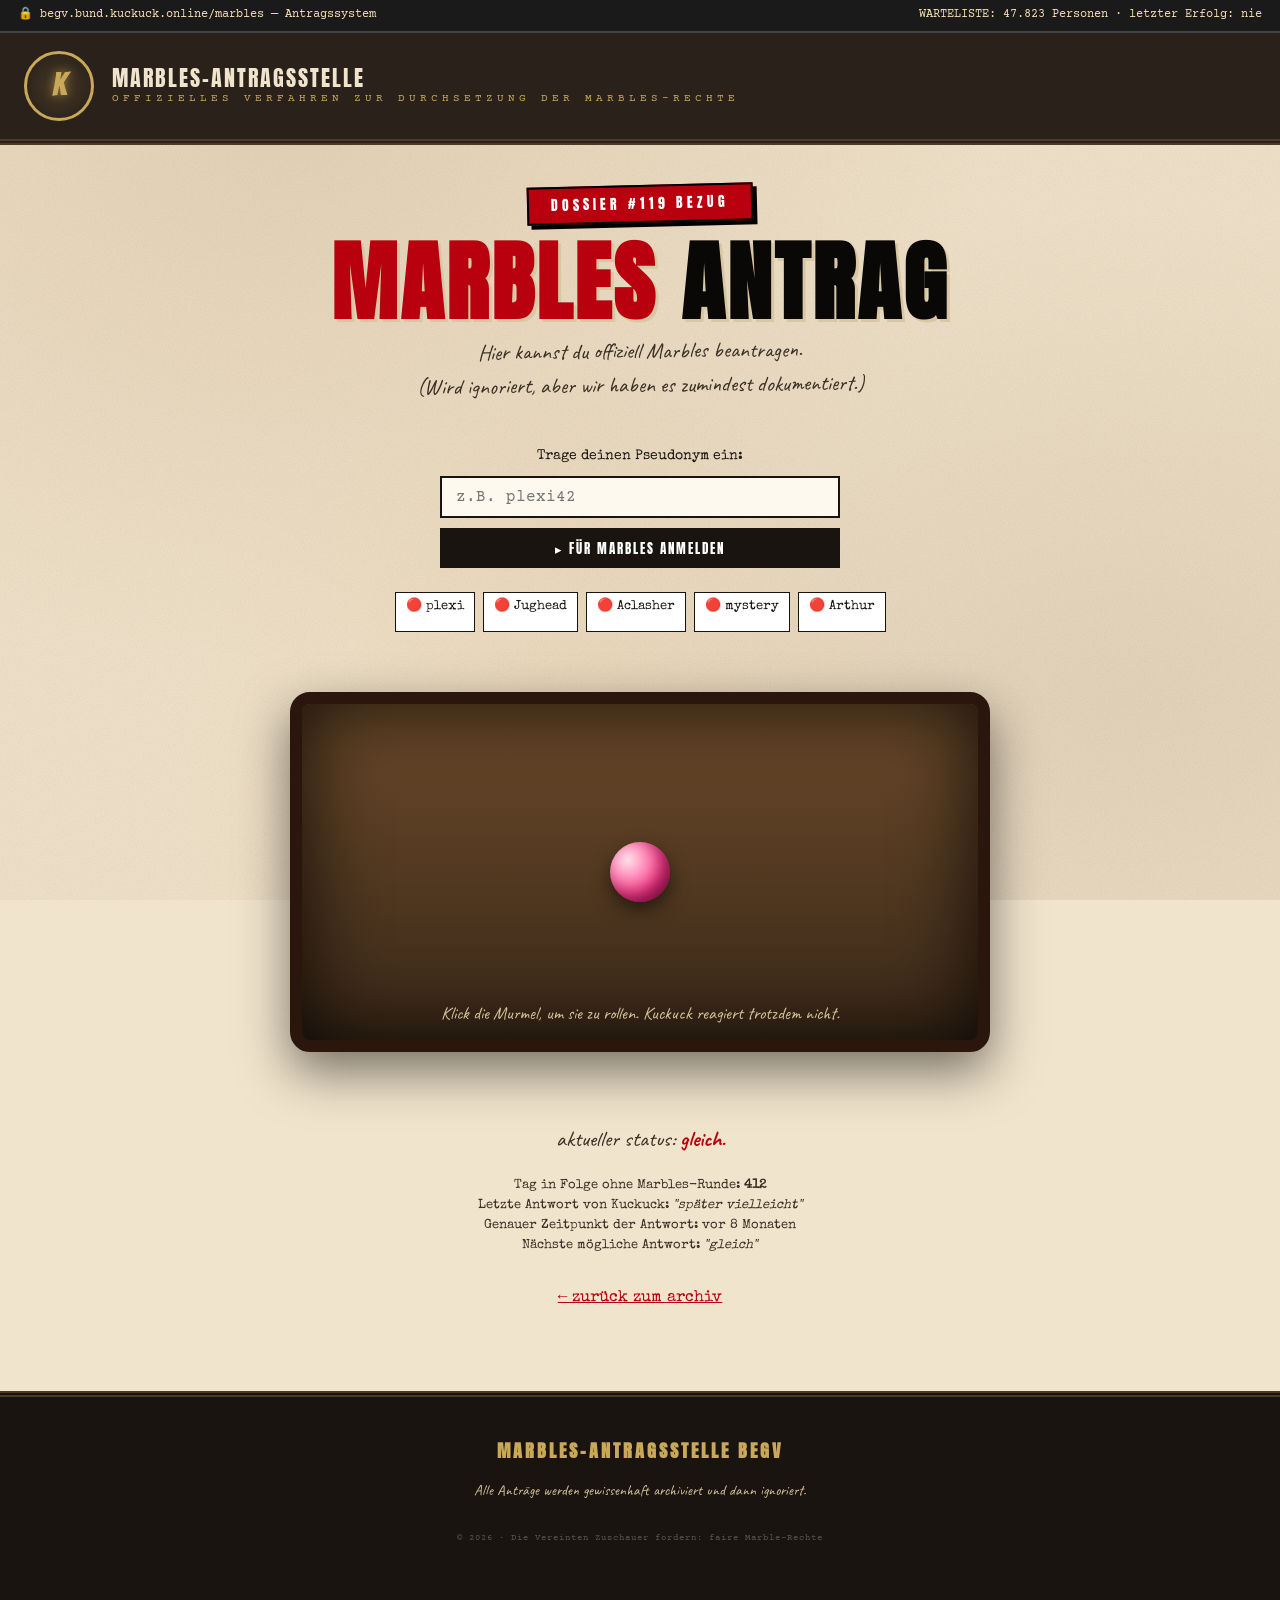
<file: marbles.html>
<!DOCTYPE html>
<html lang="de">
<head>
<meta charset="UTF-8">
<meta name="viewport" content="width=device-width, initial-scale=1.0">
<title>MARBLES-ANTRAG — BEGV</title>
<link rel="stylesheet" href="css/style.css">
<style>
  .murmel-arena {
    margin: 60px auto;
    max-width: 700px;
    height: 360px;
    background: linear-gradient(180deg, #6b4a2a 0%, #3a2818 100%);
    border: 12px solid #2a160c;
    border-radius: 20px;
    box-shadow: inset 0 0 80px rgba(0,0,0,0.8), 0 20px 50px rgba(0,0,0,0.5);
    position: relative;
    overflow: hidden;
  }
  .murmel {
    position: absolute;
    width: 60px;
    height: 60px;
    border-radius: 50%;
    background: radial-gradient(circle at 30% 30%, #ffe0e8, #ff3a8c 60%, #b8005a 100%);
    box-shadow: 0 8px 18px rgba(0,0,0,0.5), inset -8px -8px 16px rgba(0,0,0,0.4);
    top: 50%;
    left: 50%;
    transform: translate(-50%, -50%);
    transition: all 0.4s cubic-bezier(0.4, 0.0, 0.2, 1);
    cursor: pointer;
    z-index: 2;
  }
  .murmel:hover {
    transform: translate(-50%, -50%) scale(1.08);
    box-shadow: 0 12px 24px rgba(0,0,0,0.7), inset -8px -8px 16px rgba(0,0,0,0.4), 0 0 40px var(--aura-pink);
  }
  .arena-label {
    position: absolute;
    bottom: 12px;
    left: 0; right: 0;
    text-align: center;
    color: #d4c099;
    font-family: 'Caveat', cursive;
    font-size: 18px;
    pointer-events: none;
  }
  .name-eingabe {
    text-align: center;
    margin: 24px auto;
    max-width: 400px;
  }
  .name-eingabe input {
    padding: 10px 14px;
    font-family: 'Courier Prime', monospace;
    font-size: 16px;
    width: 100%;
    border: 2px solid var(--ink);
    background: #fdf9ef;
  }
  .teilnehmer {
    display: flex;
    flex-wrap: wrap;
    justify-content: center;
    gap: 8px;
    margin: 20px auto;
    max-width: 700px;
    min-height: 40px;
  }
  .teilnehmer span {
    background: #fff;
    border: 1px solid var(--ink);
    padding: 4px 10px;
    font-family: 'Special Elite', monospace;
    font-size: 13px;
  }
</style>
</head>
<body>

<div class="gov-bar">
  <span><span class="lock">🔒</span> begv.bund.kuckuck.online/marbles — Antragssystem</span>
  <span>WARTELISTE: 47.823 Personen · letzter Erfolg: nie</span>
</div>

<header class="behoerde">
  <a href="index.html" style="text-decoration:none;"><div class="wappen">K</div></a>
  <h1>MARBLES-ANTRAGSSTELLE
    <small>OFFIZIELLES VERFAHREN ZUR DURCHSETZUNG DER MARBLES-RECHTE</small>
  </h1>
</header>

<section class="hero" style="padding-top: 40px; padding-bottom: 20px;">
  <div class="leak-banner">DOSSIER #119 BEZUG</div>
  <h2><span class="red">MARBLES</span> ANTRAG</h2>
  <div class="untertitel">Hier kannst du offiziell Marbles beantragen.<br>(Wird ignoriert, aber wir haben es zumindest dokumentiert.)</div>
</section>

<div class="name-eingabe">
  <p style="font-family:'Special Elite',monospace; font-size:14px; margin-bottom:8px;">Trage deinen Pseudonym ein:</p>
  <input type="text" id="user-name" placeholder="z.B. plexi42" maxlength="30">
  <button onclick="meldeAn()" style="margin-top:10px; background:var(--ink); color:#fff; border:none; padding:10px 24px; font-family:'Anton',sans-serif; letter-spacing:2px; cursor:pointer; width:100%;">▸ FÜR MARBLES ANMELDEN</button>
</div>

<div class="teilnehmer" id="teilnehmer-liste"></div>

<div class="murmel-arena" id="arena">
  <div class="murmel" id="murmel" title="klick mich"></div>
  <div class="arena-label">Klick die Murmel, um sie zu rollen. Kuckuck reagiert trotzdem nicht.</div>
</div>

<section class="section" style="text-align:center; max-width:600px;">
  <div id="status-text" style="font-family:'Caveat',cursive; font-size:22px; color:var(--ink-soft); margin: 20px 0;">
    aktueller status: <b style="color:var(--stamp-red);">gleich.</b>
  </div>
  <div style="font-family:'Special Elite',monospace; font-size:13px; color:var(--ink-soft); margin-top: 20px;">
    Tag in Folge ohne Marbles-Runde: <b>412</b><br>
    Letzte Antwort von Kuckuck: <i>"später vielleicht"</i><br>
    Genauer Zeitpunkt der Antwort: vor 8 Monaten<br>
    Nächste mögliche Antwort: <i>"gleich"</i>
  </div>
  <p style="margin-top: 30px;">
    <a href="index.html" style="color:var(--stamp-red); font-family:'Special Elite',monospace;">← zurück zum archiv</a>
  </p>
</section>

<footer>
  <h4>MARBLES-ANTRAGSSTELLE BEGV</h4>
  <div class="disclaim">Alle Anträge werden gewissenhaft archiviert und dann ignoriert.</div>
  <div class="winzig">© 2026 · Die Vereinten Zuschauer fordern: faire Marble-Rechte</div>
</footer>

<script>
const teilnehmerListe = document.getElementById('teilnehmer-liste');
const murmel = document.getElementById('murmel');
const statusText = document.getElementById('status-text');
let teilnehmer = ['plexi','Jughead','Aclasher','mystery','Arthur'];

function rendere() {
  teilnehmerListe.innerHTML = teilnehmer.map(n => `<span>🔴 ${n}</span>`).join('');
}
rendere();

function meldeAn() {
  const eingabe = document.getElementById('user-name').value.trim();
  if (!eingabe) return;
  if (teilnehmer.includes(eingabe)) return;
  teilnehmer.push(eingabe);
  rendere();
  document.getElementById('user-name').value = '';
  statusText.innerHTML = `aktueller status: <b style="color:var(--stamp-red);">gleich.</b><br><span style="font-size:16px;">(${teilnehmer.length} teilnehmer warten jetzt)</span>`;
}

murmel.addEventListener('click', () => {
  const arena = document.getElementById('arena');
  const r = arena.getBoundingClientRect();
  const x = Math.random() * (r.width - 80) + 10;
  const y = Math.random() * (r.height - 80) + 10;
  murmel.style.top = y + 'px';
  murmel.style.left = x + 'px';
  murmel.style.transform = `rotate(${Math.random() * 720}deg)`;
  const antworten = [
    'gleich.', 'später vielleicht.', 'erst noch ein extreme demon.',
    'wartet kurz auf den wave-part.', 'plexi hat ele spongebob angemacht.',
    'erst muss ich über parfüm reden.', 'jughead, mach mal die marbles bereit. — nein doch nicht.',
    'eine runde nur. — nein.', 'marbles ist überbewertet.', 'noch ein attempt.'
  ];
  const antwort = antworten[Math.floor(Math.random() * antworten.length)];
  statusText.innerHTML = `aktuelle antwort: <b style="color:var(--stamp-red);">${antwort}</b>`;
});
</script>

</body>
</html>
</file>
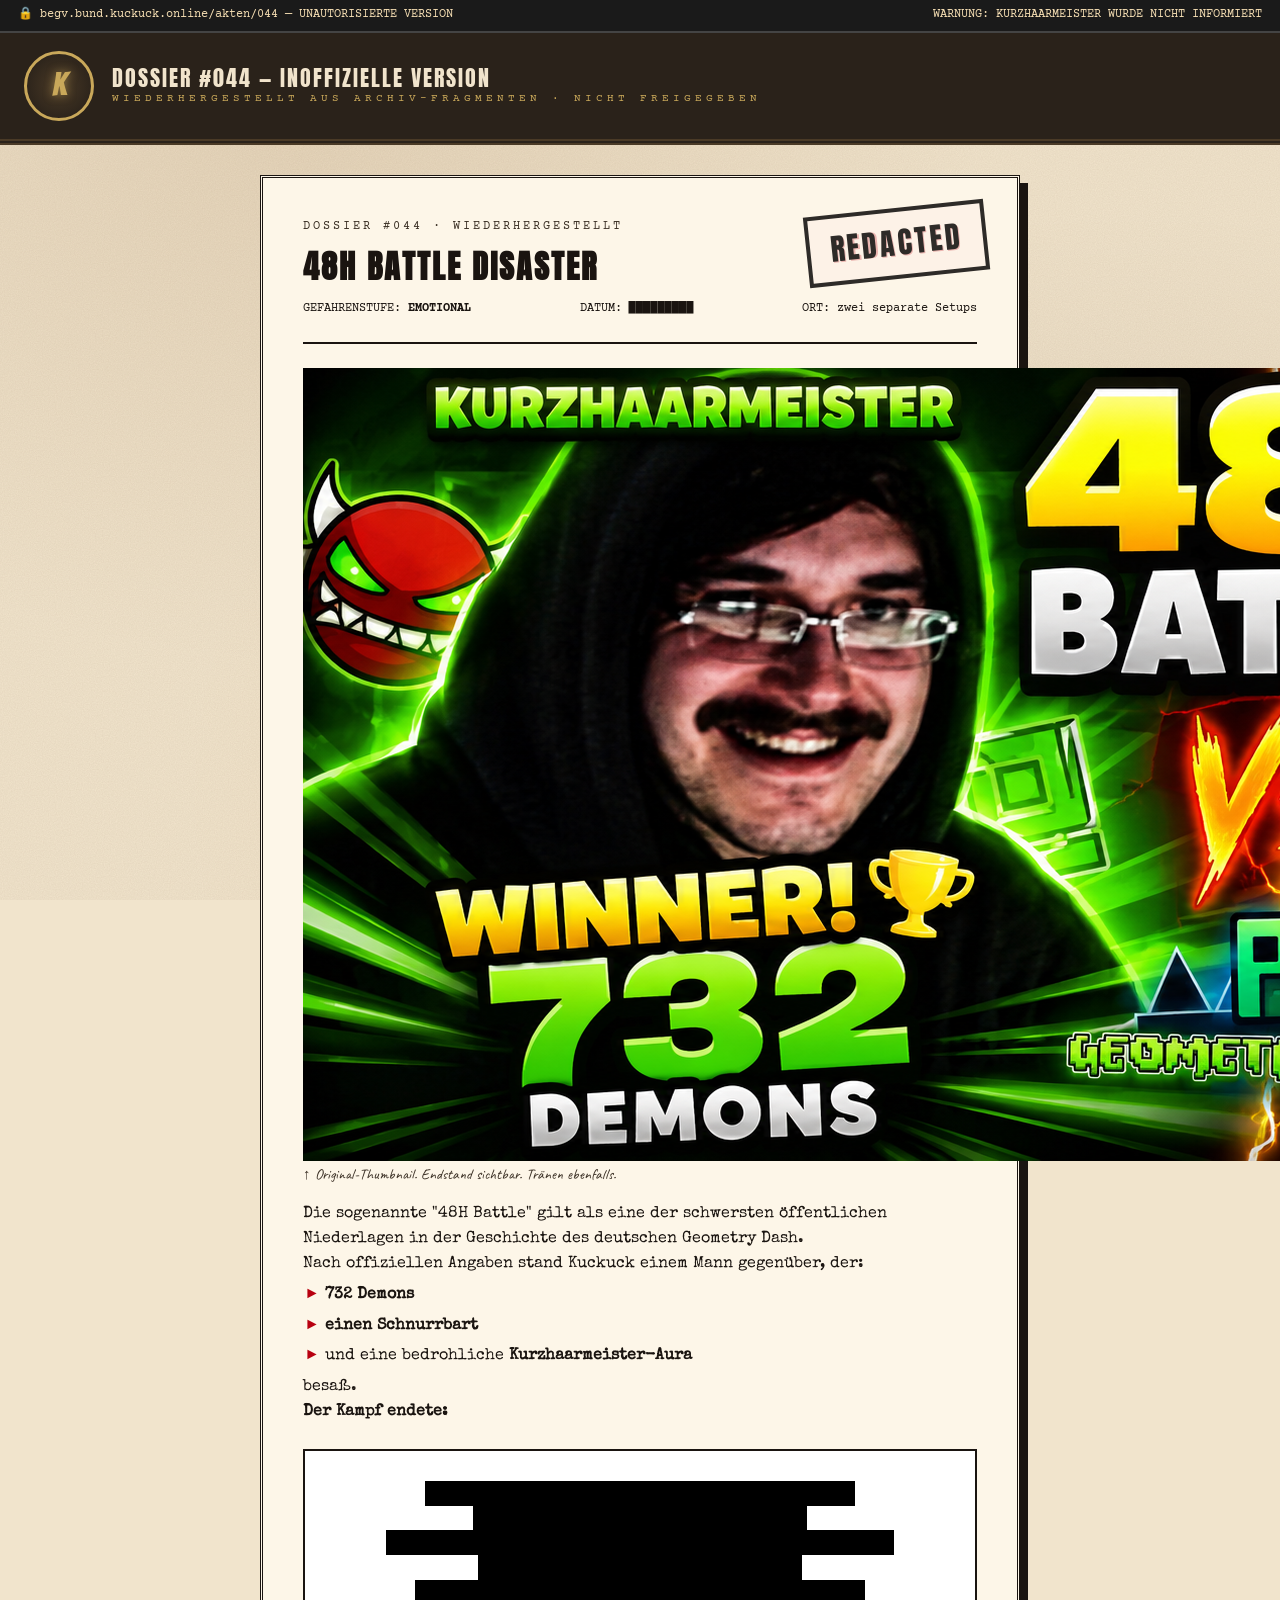
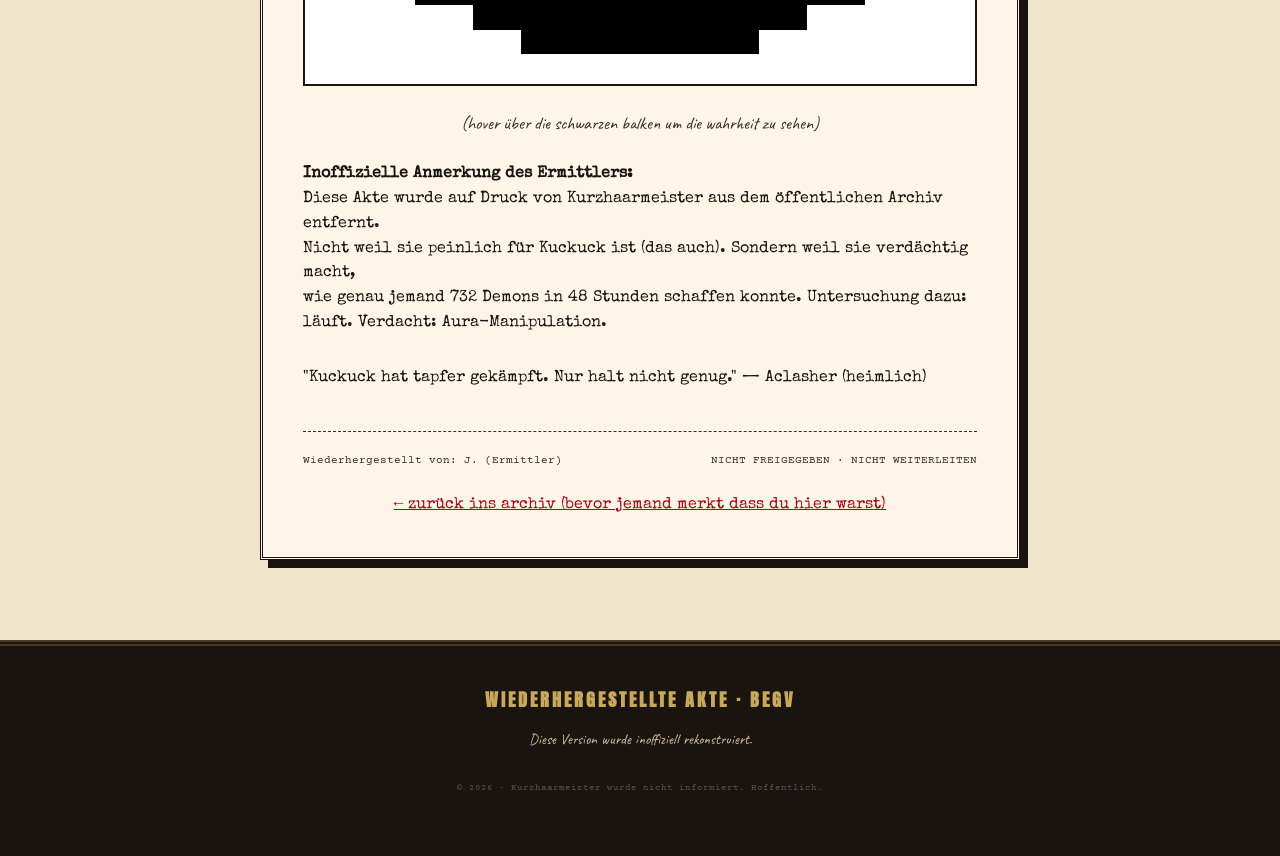
<file: akten/044-verboten.html>
<!DOCTYPE html>
<html lang="de">
<head>
<meta charset="UTF-8">
<meta name="viewport" content="width=device-width, initial-scale=1.0">
<title>DOSSIER #044 — VERBOTENE VERSION — BEGV</title>
<link rel="stylesheet" href="../css/style.css">
</head>
<body>

<div class="gov-bar">
  <span><span class="lock">🔒</span> begv.bund.kuckuck.online/akten/044 — UNAUTORISIERTE VERSION</span>
  <span>WARNUNG: KURZHAARMEISTER WURDE NICHT INFORMIERT</span>
</div>

<header class="behoerde">
  <a href="../index.html" style="text-decoration:none;"><div class="wappen">K</div></a>
  <h1>DOSSIER #044 — INOFFIZIELLE VERSION
    <small>WIEDERHERGESTELLT AUS ARCHIV-FRAGMENTEN · NICHT FREIGEGEBEN</small>
  </h1>
</header>

<section class="section" style="margin-top: 30px;">
  <div style="background:#fdf6e8; border: 3px double var(--ink); padding: 40px; max-width: 760px; margin: 0 auto; position: relative; box-shadow: 8px 8px 0 var(--ink);">

    <div class="stempel-overlay" style="position:absolute; top:30px; right:30px;">
      <span class="stempel gross schwarz">REDACTED</span>
    </div>

    <div style="font-family:'Courier Prime',monospace; font-size:12px; letter-spacing:3px; color:var(--ink-soft);">DOSSIER #044 · WIEDERHERGESTELLT</div>
    <h2 style="font-family:'Anton',sans-serif; font-size: 32px; letter-spacing:2px; margin-top:6px;">48H BATTLE DISASTER</h2>
    <div style="display:flex; justify-content:space-between; margin-top:8px; font-size:12px; font-family:'Courier Prime',monospace;">
      <span>GEFAHRENSTUFE: <b>EMOTIONAL</b></span>
      <span>DATUM: █████████</span>
      <span>ORT: zwei separate Setups</span>
    </div>

    <hr style="margin: 24px 0; border: 0; border-top: 2px solid var(--ink);">

    <img src="../img/battle-48h.png" alt="" class="beweisbild">
    <div style="font-family:'Caveat',cursive; font-size:15px; color:var(--ink-soft); margin-top:-8px; margin-bottom:16px;">↑ Original-Thumbnail. Endstand sichtbar. Tränen ebenfalls.</div>

    <p>Die sogenannte "48H Battle" gilt als eine der schwersten öffentlichen Niederlagen in der Geschichte des deutschen Geometry Dash.</p>

    <p>Nach offiziellen Angaben stand Kuckuck einem Mann gegenüber, der:</p>
    <ul class="absurd-list">
      <li><b>732 Demons</b></li>
      <li><b>einen Schnurrbart</b></li>
      <li>und eine bedrohliche <b>Kurzhaarmeister-Aura</b></li>
    </ul>
    <p>besaß.</p>

    <p><b>Der Kampf endete:</b></p>

    <div style="background:#fff; border:2px solid var(--ink); padding:30px; text-align:center; margin: 24px 0;">
      <span class="redact-bar" title="kuckuck hat verloren">████████████████████████████████████████████</span><br>
      <span class="redact-bar" title="mit 21 zu 732">██████████████████████████████████</span><br>
      <span class="redact-bar" title="jughead hat geweint mit">████████████████████████████████████████████████████</span><br>
      <span class="redact-bar" title="es war öffentlich">█████████████████████████████████</span><br>
      <span class="redact-bar" title="nicht mal plexi konnte helfen">██████████████████████████████████████████████</span><br>
      <span class="redact-bar" title="ele spongebob lief 4x in folge">██████████████████████████████████</span><br>
      <span class="redact-bar" title="aclasher hat geschwiegen">████████████████████████</span>
    </div>

    <p style="font-family:'Caveat',cursive; font-size:18px; color:var(--ink-soft); text-align:center;">
      (hover über die schwarzen balken um die wahrheit zu sehen)
    </p>

    <div class="marginalia" style="margin-top:24px;">
      <b>Inoffizielle Anmerkung des Ermittlers:</b><br>
      Diese Akte wurde auf Druck von Kurzhaarmeister aus dem öffentlichen Archiv entfernt.<br>
      Nicht weil sie peinlich für Kuckuck ist (das auch). Sondern weil sie verdächtig macht,<br>
      wie genau jemand 732 Demons in 48 Stunden schaffen konnte. Untersuchung dazu: läuft. Verdacht: Aura-Manipulation.
    </div>

    <p class="quote" style="margin-top:30px;">"Kuckuck hat tapfer gekämpft. Nur halt nicht genug." — Aclasher (heimlich)</p>

    <div style="margin-top:40px; padding-top:20px; border-top:1px dashed var(--ink-soft); display:flex; justify-content:space-between; font-size:11px; font-family:'Courier Prime',monospace; color:var(--ink-soft);">
      <span>Wiederhergestellt von: J. (Ermittler)</span>
      <span>NICHT FREIGEGEBEN · NICHT WEITERLEITEN</span>
    </div>

    <p style="margin-top:24px; text-align:center;">
      <a href="../index.html" style="color:var(--stamp-red); font-family:'Special Elite',monospace;">← zurück ins archiv (bevor jemand merkt dass du hier warst)</a>
    </p>
  </div>
</section>

<footer>
  <h4>WIEDERHERGESTELLTE AKTE · BEGV</h4>
  <div class="disclaim">Diese Version wurde inoffiziell rekonstruiert.</div>
  <div class="winzig">© 2026 · Kurzhaarmeister wurde nicht informiert. Hoffentlich.</div>
</footer>

</body>
</html>
</file>
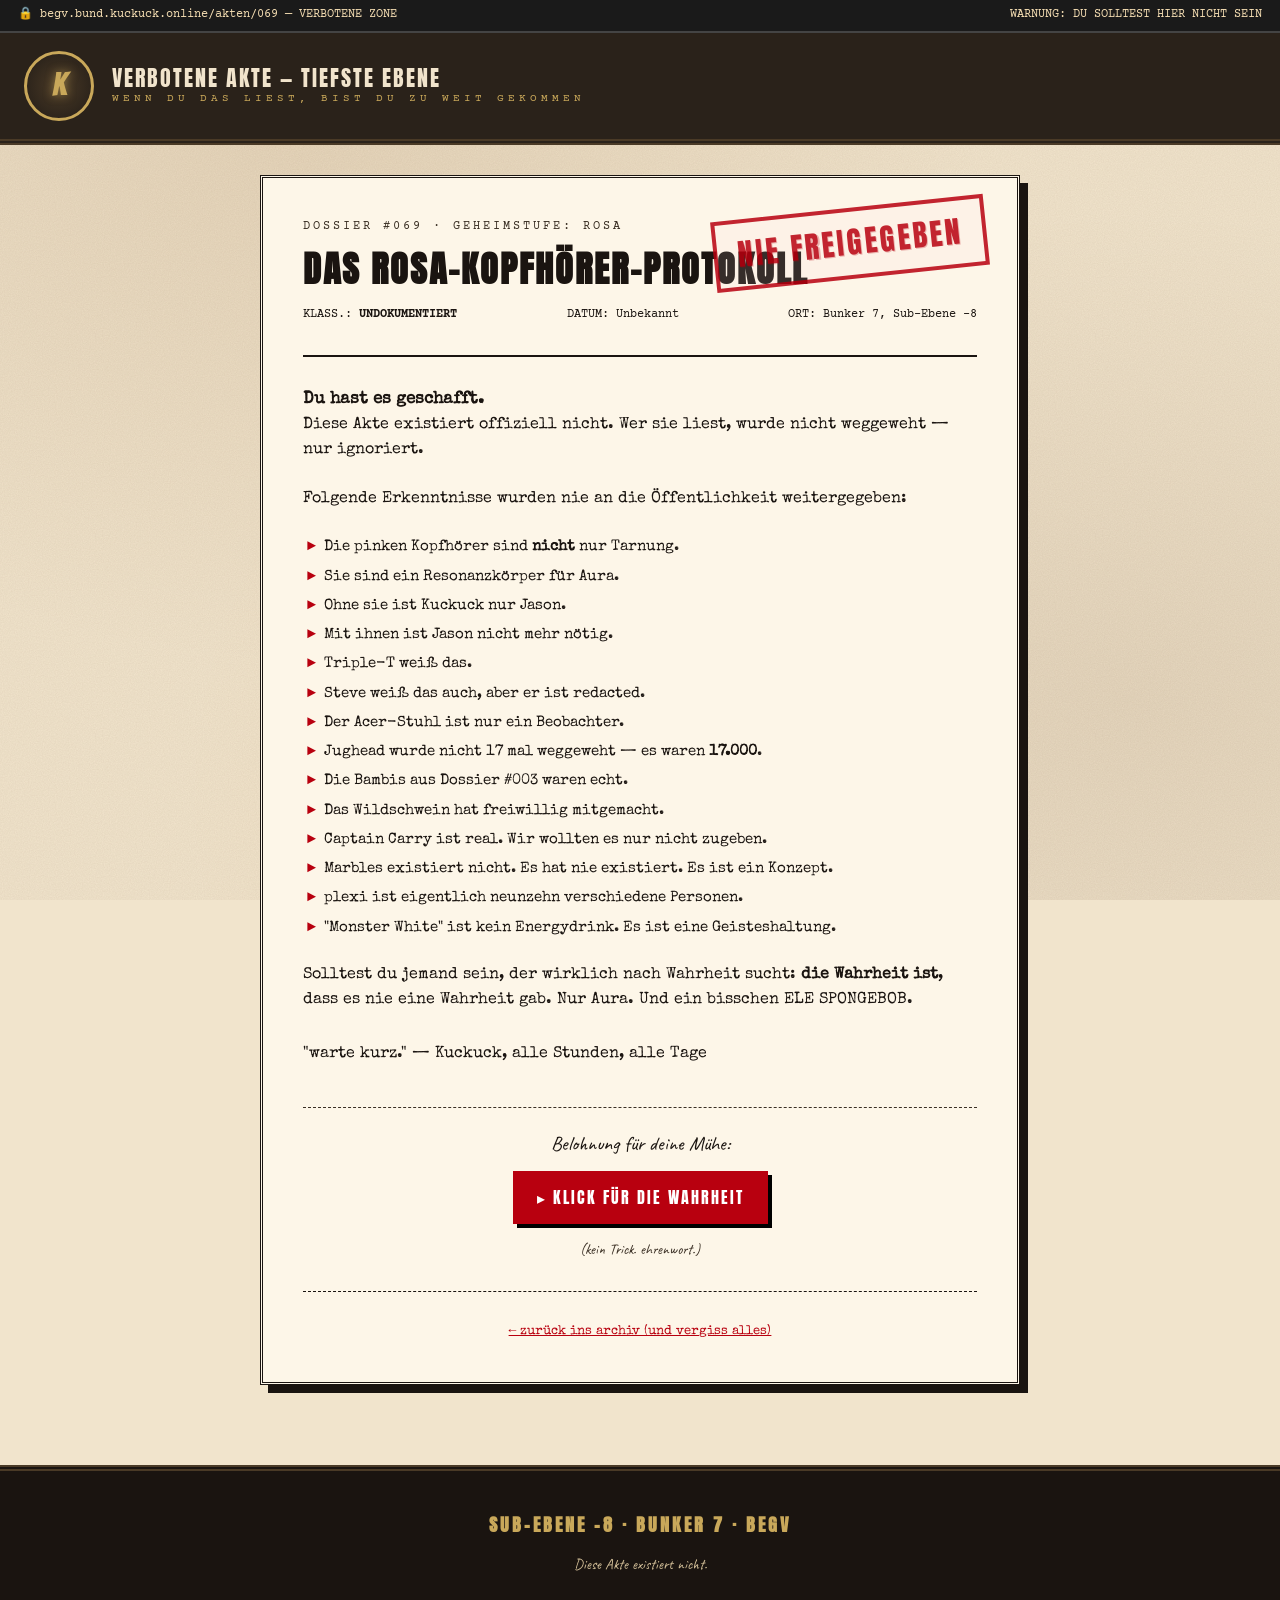
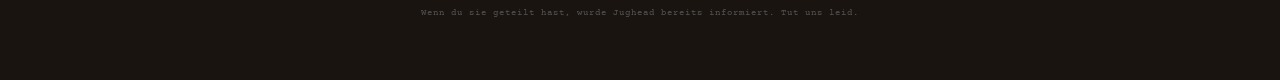
<file: akten/069-geheim.html>
<!DOCTYPE html>
<html lang="de">
<head>
<meta charset="UTF-8">
<meta name="viewport" content="width=device-width, initial-scale=1.0">
<title>DOSSIER #069 — DAS HÖCHSTE GEHEIMNIS — BEGV</title>
<link rel="stylesheet" href="../css/style.css">
</head>
<body>

<div class="gov-bar">
  <span><span class="lock">🔒</span> begv.bund.kuckuck.online/akten/069 — VERBOTENE ZONE</span>
  <span>WARNUNG: DU SOLLTEST HIER NICHT SEIN</span>
</div>

<header class="behoerde">
  <a href="../index.html" style="text-decoration:none;"><div class="wappen">K</div></a>
  <h1>VERBOTENE AKTE — TIEFSTE EBENE
    <small>WENN DU DAS LIEST, BIST DU ZU WEIT GEKOMMEN</small>
  </h1>
</header>

<section class="section" style="margin-top: 30px;">
  <div style="background:#fdf6e8; border: 3px double var(--ink); padding: 40px; box-shadow: 8px 8px 0 var(--ink); max-width: 760px; margin: 0 auto; position: relative;">

    <div class="stempel-overlay" style="position:absolute; top:30px; right:30px;">
      <span class="stempel gross">NIE FREIGEGEBEN</span>
    </div>

    <div style="font-family:'Courier Prime',monospace; font-size:12px; letter-spacing:3px; color:var(--ink-soft);">DOSSIER #069 · GEHEIMSTUFE: ROSA</div>
    <h2 style="font-family:'Anton',sans-serif; font-size: 36px; letter-spacing:2px; margin-top:6px;">DAS ROSA-KOPFHÖRER-PROTOKOLL</h2>
    <div style="display:flex; justify-content:space-between; margin-top:8px; font-size:12px; font-family:'Courier Prime',monospace;">
      <span>KLASS.: <b>UNDOKUMENTIERT</b></span>
      <span>DATUM: Unbekannt</span>
      <span>ORT: Bunker 7, Sub-Ebene -8</span>
    </div>

    <hr style="margin: 30px 0; border: 0; border-top: 2px solid var(--ink);">

    <p style="font-size: 17px;"><b>Du hast es geschafft.</b></p>
    <p>Diese Akte existiert offiziell nicht. Wer sie liest, wurde nicht weggeweht — nur ignoriert.</p>

    <div class="marginalia" style="margin: 24px 0;">
      Folgende Erkenntnisse wurden nie an die Öffentlichkeit weitergegeben:
    </div>

    <ul class="absurd-list" style="font-size:15px;">
      <li>Die pinken Kopfhörer sind <b>nicht</b> nur Tarnung.</li>
      <li>Sie sind ein Resonanzkörper für Aura.</li>
      <li>Ohne sie ist Kuckuck nur Jason.</li>
      <li>Mit ihnen ist Jason nicht mehr nötig.</li>
      <li>Triple-T weiß das.</li>
      <li>Steve weiß das auch, aber er ist redacted.</li>
      <li>Der Acer-Stuhl ist nur ein Beobachter.</li>
      <li>Jughead wurde nicht 17 mal weggeweht — es waren <b>17.000</b>.</li>
      <li>Die Bambis aus Dossier #003 waren echt.</li>
      <li>Das Wildschwein hat freiwillig mitgemacht.</li>
      <li>Captain Carry ist real. Wir wollten es nur nicht zugeben.</li>
      <li>Marbles existiert nicht. Es hat nie existiert. Es ist ein Konzept.</li>
      <li>plexi ist eigentlich neunzehn verschiedene Personen.</li>
      <li>"Monster White" ist kein Energydrink. Es ist eine Geisteshaltung.</li>
    </ul>

    <p style="margin-top:24px;">Solltest du jemand sein, der wirklich nach Wahrheit sucht: <b>die Wahrheit ist</b>, dass es nie eine Wahrheit gab. Nur Aura. Und ein bisschen ELE SPONGEBOB.</p>

    <p class="quote" style="margin-top:30px;">"warte kurz." — Kuckuck, alle Stunden, alle Tage</p>

    <div style="margin-top:40px; padding-top:20px; border-top:1px dashed var(--ink-soft); text-align:center;">
      <p style="font-family:'Caveat',cursive; font-size:20px;">Belohnung für deine Mühe:</p>
      <p style="margin-top:12px;">
        <a href="https://www.youtube.com/watch?v=dQw4w9WgXcQ" target="_blank" style="display:inline-block; background:var(--stamp-red); color:#fff; padding:14px 24px; font-family:'Anton',sans-serif; letter-spacing:2px; text-decoration:none; box-shadow:4px 4px 0 #000;">▸ KLICK FÜR DIE WAHRHEIT</a>
      </p>
      <p style="font-family:'Caveat',cursive; font-size:15px; color:var(--ink-soft); margin-top:14px;">
        (kein Trick. ehrenwort.)
      </p>
    </div>

    <hr style="margin: 30px 0; border: 0; border-top: 1px dashed var(--ink);">

    <p style="font-size: 13px; color: var(--ink-soft); text-align:center;">
      <a href="../index.html" style="color:var(--stamp-red);">← zurück ins archiv (und vergiss alles)</a>
    </p>
  </div>
</section>

<footer>
  <h4>SUB-EBENE -8 · BUNKER 7 · BEGV</h4>
  <div class="disclaim">Diese Akte existiert nicht.</div>
  <div class="winzig">Wenn du sie geteilt hast, wurde Jughead bereits informiert. Tut uns leid.</div>
</footer>

</body>
</html>
</file>
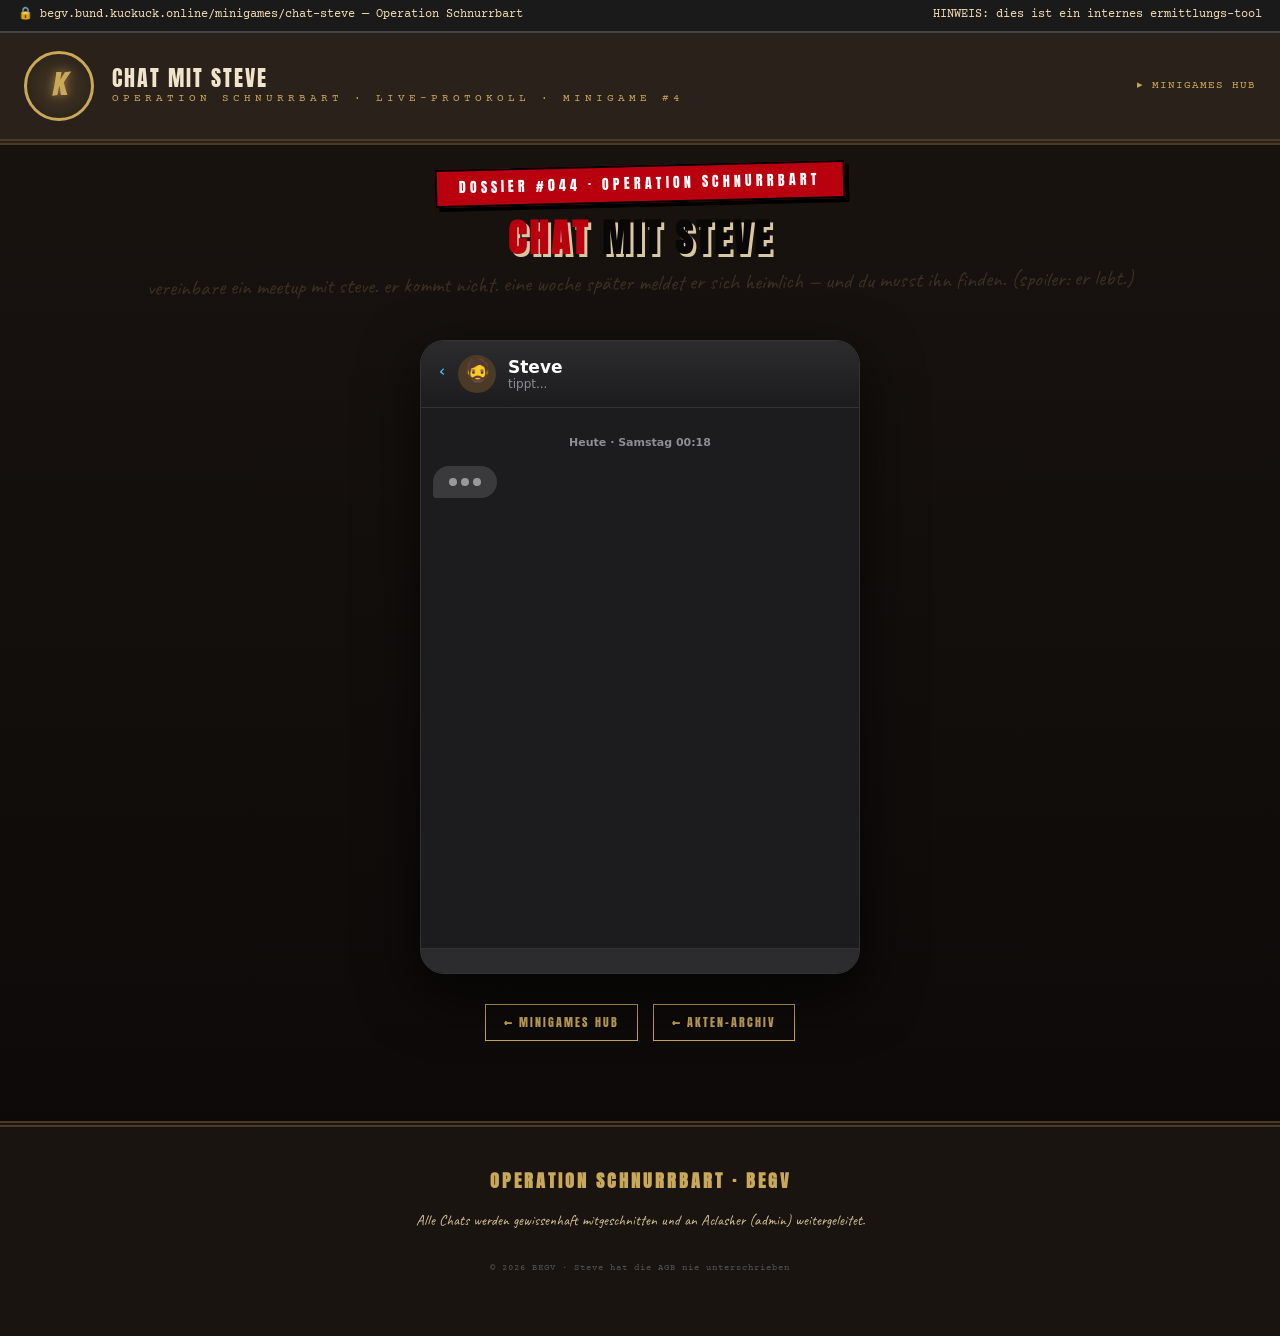
<file: minigames/chat-steve.html>
<!DOCTYPE html>
<html lang="de">
<head>
<meta charset="UTF-8">
<meta name="viewport" content="width=device-width, initial-scale=1.0">
<title>CHAT MIT STEVE — BEGV Minigames</title>
<link rel="stylesheet" href="../css/style.css">
<style>
  body {
    background: linear-gradient(180deg, #1a1410 0%, #0a0807 100%) !important;
    min-height: 100vh;
  }

  .chat-app {
    max-width: 440px;
    margin: 30px auto;
    background: #1c1c1e;
    border-radius: 24px;
    overflow: hidden;
    box-shadow: 0 20px 60px rgba(0,0,0,0.7);
    border: 1px solid #333;
    position: relative;
  }

  .chat-header {
    background: linear-gradient(180deg, #2c2c2e 0%, #1c1c1e 100%);
    padding: 14px 18px;
    border-bottom: 1px solid #333;
    display: flex;
    align-items: center;
    gap: 12px;
    position: sticky;
    top: 0;
    z-index: 10;
  }
  .chat-back {
    color: #5ac8fa;
    font-size: 22px;
    cursor: pointer;
    user-select: none;
  }
  .chat-avatar {
    width: 38px; height: 38px;
    border-radius: 50%;
    background: #4a3a26;
    display: grid;
    place-items: center;
    font-size: 22px;
    overflow: hidden;
    position: relative;
  }
  .chat-name {
    color: #fff;
    font-family: -apple-system, system-ui, sans-serif;
    font-weight: 600;
    font-size: 17px;
    display: flex;
    flex-direction: column;
    line-height: 1.2;
  }
  .chat-name small {
    color: #8e8e93;
    font-weight: 400;
    font-size: 12px;
  }
  .spuren-track {
    margin-left: auto;
    font-family: 'Courier Prime', monospace;
    font-size: 11px;
    color: #c9a85a;
    letter-spacing: 1px;
    text-align: right;
    white-space: nowrap;
  }

  .chat-messages {
    height: 540px;
    overflow-y: auto;
    padding: 14px 12px;
    background: #1c1c1e;
    display: flex;
    flex-direction: column;
    gap: 4px;
  }
  .chat-messages::-webkit-scrollbar { width: 6px; }
  .chat-messages::-webkit-scrollbar-thumb { background: #444; border-radius: 3px; }

  .msg-row {
    display: flex;
    margin: 2px 0;
    animation: msg-in 0.3s ease;
  }
  @keyframes msg-in {
    from { opacity: 0; transform: translateY(8px); }
    to { opacity: 1; transform: translateY(0); }
  }
  .msg-row.steve { justify-content: flex-start; }
  .msg-row.du { justify-content: flex-end; }
  .msg-row.narration { justify-content: center; }
  .msg {
    max-width: 75%;
    padding: 9px 14px;
    border-radius: 18px;
    font-family: -apple-system, system-ui, sans-serif;
    font-size: 15px;
    line-height: 1.3;
    word-wrap: break-word;
  }
  .msg-row.steve .msg {
    background: #3a3a3c;
    color: #fff;
    border-bottom-left-radius: 4px;
  }
  .msg-row.du .msg {
    background: #007aff;
    color: #fff;
    border-bottom-right-radius: 4px;
  }
  .msg.narr {
    max-width: 92%;
    background: #2a2620;
    color: #cfc2a8;
    font-family: 'Special Elite', monospace;
    font-size: 13px;
    border: 1px solid #4a3a26;
    border-radius: 10px;
    line-height: 1.45;
  }

  .msg-zeit {
    text-align: center;
    color: #8e8e93;
    font-family: -apple-system, system-ui, sans-serif;
    font-size: 11px;
    margin: 12px 0 8px;
    font-weight: 600;
  }

  /* gefundene spur */
  .spur-msg {
    align-self: stretch;
    background: rgba(26, 138, 44, 0.14);
    border-left: 3px solid #1a8a2c;
    color: #bfe9c4;
    font-family: 'Courier Prime', monospace;
    font-size: 12px;
    padding: 8px 12px;
    border-radius: 6px;
    margin: 6px 0;
    letter-spacing: 0.5px;
  }
  .spur-msg b { color: #5fe080; }

  /* location-szene */
  .scene {
    align-self: stretch;
    background: rgba(255, 230, 0, 0.04);
    border: 1px solid #4a3a26;
    border-radius: 12px;
    padding: 14px;
    margin: 8px 0;
  }
  .scene .ort-titel {
    font-family: 'Caveat', cursive;
    font-size: 23px;
    color: #c9a85a;
    line-height: 1.1;
  }
  .scene .ort-zeit {
    font-family: 'Courier Prime', monospace;
    font-size: 11px;
    color: #8e8e93;
    letter-spacing: 1.5px;
    margin-bottom: 8px;
  }
  .scene .ascii {
    font-family: 'Courier Prime', monospace;
    font-size: 11px;
    color: #6a5a3a;
    line-height: 1.1;
    white-space: pre;
    margin: 8px 0;
    overflow-x: auto;
  }
  .scene .flavor {
    font-family: 'Special Elite', monospace;
    font-size: 13px;
    color: #d3c6ac;
    line-height: 1.5;
  }

  .typing {
    background: #3a3a3c;
    padding: 12px 16px;
    border-radius: 18px;
    border-bottom-left-radius: 4px;
    display: inline-flex;
    gap: 4px;
    align-self: flex-start;
  }
  .typing span {
    width: 8px; height: 8px;
    border-radius: 50%;
    background: #999;
    animation: typing 1.2s infinite;
  }
  .typing span:nth-child(2) { animation-delay: 0.2s; }
  .typing span:nth-child(3) { animation-delay: 0.4s; }
  @keyframes typing {
    0%, 60%, 100% { opacity: 0.3; transform: translateY(0); }
    30% { opacity: 1; transform: translateY(-3px); }
  }

  .antworten {
    padding: 12px;
    background: #2c2c2e;
    border-top: 1px solid #333;
    display: flex;
    flex-direction: column;
    gap: 8px;
  }
  .antwort-btn {
    background: #1c1c1e;
    color: #fff;
    border: 1px solid #007aff;
    border-radius: 20px;
    padding: 12px 18px;
    font-family: -apple-system, system-ui, sans-serif;
    font-size: 15px;
    cursor: pointer;
    text-align: left;
    transition: background 0.15s;
  }
  .antwort-btn:hover { background: #007aff; }
  .antwort-btn:disabled { opacity: 0.4; cursor: not-allowed; }
  .antwort-btn:disabled:hover { background: #1c1c1e; }
  .antwort-btn.weiter {
    border-color: #ffe600;
    color: #ffe600;
    font-family: 'Anton', sans-serif;
    letter-spacing: 1.5px;
    text-align: center;
  }
  .antwort-btn.weiter:hover { background: #ffe600; color: #1a1410; }

  /* zahlenschloss */
  .keypad-wrap { display: flex; flex-direction: column; gap: 10px; }
  .keypad-input {
    background: #1c1c1e;
    border: 1px solid #ffe600;
    color: #ffe600;
    border-radius: 14px;
    padding: 14px;
    font-family: 'Courier Prime', monospace;
    font-size: 24px;
    text-align: center;
    letter-spacing: 8px;
  }
  .keypad-input::placeholder { color: #6a5a3a; letter-spacing: 8px; }

  /* meetup / reise / finale */
  .meetup-screen {
    padding: 30px 24px;
    text-align: center;
    font-family: 'Anton', sans-serif;
    color: #fff;
    min-height: 540px;
    display: flex;
    flex-direction: column;
    justify-content: center;
    align-items: center;
    gap: 14px;
  }
  .meetup-ascii {
    font-family: 'Courier Prime', monospace;
    font-size: 11px;
    color: #6a8a5a;
    line-height: 1.1;
    white-space: pre;
    margin: 12px 0;
  }

  .gefunden-banner {
    background: #1a8a2c;
    color: #fff;
    padding: 14px 18px;
    margin: 16px -24px 0;
    font-family: 'Anton', sans-serif;
    letter-spacing: 3px;
    font-size: 20px;
    border-top: 4px solid #000;
    border-bottom: 4px solid #000;
    animation: blink-gut 1.6s infinite;
    width: calc(100% + 48px);
  }
  @keyframes blink-gut {
    0%, 60%, 100% { background: #1a8a2c; }
    30% { background: #0f6b1f; }
  }

  .vermisst-details {
    background: #fff8e8;
    color: #1a1410;
    padding: 20px;
    font-family: 'Special Elite', monospace;
    font-size: 13px;
    text-align: left;
    line-height: 1.5;
    border: 2px solid #1a1410;
    margin: 0 -24px;
    box-shadow: inset 0 0 0 1px #c9a85a;
    width: calc(100% + 48px);
  }
  .vermisst-details h3 {
    font-family: 'Anton', sans-serif;
    font-size: 18px;
    letter-spacing: 2px;
    border-bottom: 2px solid #1a1410;
    padding-bottom: 4px;
    margin-bottom: 10px;
    color: #1a8a2c;
  }
  .vermisst-details .feld { margin-bottom: 6px; }
  .vermisst-details .feld b {
    display: inline-block;
    width: 130px;
    color: #8e8e93;
    font-family: 'Courier Prime', monospace;
    font-size: 11px;
    letter-spacing: 1.5px;
    text-transform: uppercase;
  }

  /* AKT 1 — vermisst-karte (inline im chat-verlauf) */
  .vermisst-inline {
    align-self: stretch;
    margin: 10px 0;
    border-radius: 12px;
    overflow: hidden;
    border: 1px solid #5a0a0a;
  }
  .vermisst-inline .v-banner {
    background: #b8000f;
    color: #fff;
    padding: 12px 14px;
    font-family: 'Anton', sans-serif;
    letter-spacing: 3px;
    font-size: 18px;
    text-align: center;
    animation: blink-alarm 1.5s infinite;
  }
  @keyframes blink-alarm {
    0%, 60%, 100% { background: #b8000f; }
    30% { background: #7a0008; }
  }
  .vermisst-inline .v-ascii {
    background: #fff8e8;
    color: #6a5a3a;
    font-family: 'Courier Prime', monospace;
    font-size: 10.5px;
    white-space: pre;
    padding: 12px 14px 0;
    line-height: 1.1;
    overflow-x: auto;
  }
  .vermisst-inline .v-akte {
    background: #fff8e8;
    color: #1a1410;
    padding: 14px;
    font-family: 'Special Elite', monospace;
    font-size: 12.5px;
    line-height: 1.5;
  }
  .vermisst-inline .v-akte h3 {
    font-family: 'Anton', sans-serif;
    font-size: 16px;
    letter-spacing: 2px;
    color: #b8000f;
    border-bottom: 2px solid #1a1410;
    padding-bottom: 4px;
    margin: 0 0 8px;
  }
  .vermisst-inline .v-akte .feld { margin-bottom: 5px; }
  .vermisst-inline .v-akte .feld b {
    display: inline-block;
    width: 120px;
    color: #8e8e93;
    font-family: 'Courier Prime', monospace;
    font-size: 10.5px;
    letter-spacing: 1px;
    text-transform: uppercase;
  }

  .nochmal {
    background: #ffe600;
    color: #1a1410;
    border: 3px solid #1a1410;
    padding: 14px 28px;
    font-family: 'Anton', sans-serif;
    letter-spacing: 3px;
    font-size: 16px;
    cursor: pointer;
    margin-top: 20px;
    box-shadow: 4px 4px 0 #000;
  }
  .nochmal:hover { background: #fff; }

  .nav-back { text-align: center; margin: 30px 0; }
  .nav-back a {
    color: #c9a85a;
    text-decoration: none;
    border: 1px solid #c9a85a;
    padding: 8px 18px;
    font-family: 'Anton', sans-serif;
    letter-spacing: 2px;
    font-size: 12px;
    display: inline-block;
    margin: 0 5px;
  }
  .nav-back a:hover { background: #c9a85a; color: #1a1410; }

  .lauf-counter {
    text-align: center;
    color: #c9a85a;
    font-family: 'Courier Prime', monospace;
    font-size: 12px;
    margin-top: 10px;
    letter-spacing: 2px;
  }
</style>
</head>
<body>

<div class="gov-bar">
  <span><span class="lock">🔒</span> begv.bund.kuckuck.online/minigames/chat-steve — Operation Schnurrbart</span>
  <span>HINWEIS: dies ist ein internes ermittlungs-tool</span>
</div>

<header class="behoerde">
  <a href="../index.html" style="text-decoration:none;"><div class="wappen">K</div></a>
  <h1>CHAT MIT STEVE
    <small>OPERATION SCHNURRBART · LIVE-PROTOKOLL · MINIGAME #4</small>
  </h1>
  <div class="right">
    <a href="index.html" style="color:#c9a85a; text-decoration:none; font-size:11px; letter-spacing:1px;">▸ MINIGAMES HUB</a>
  </div>
</header>

<section class="hero" style="padding: 20px 20px 10px;">
  <div class="leak-banner">DOSSIER #044 · OPERATION SCHNURRBART</div>
  <h2 style="font-size: 38px;"><span class="red">CHAT</span> MIT STEVE</h2>
  <div class="untertitel">vereinbare ein meetup mit steve. er kommt nicht. eine woche später meldet er sich heimlich — und du musst ihn finden. (spoiler: er lebt.)</div>
</section>

<div class="chat-app" id="app">
  <div class="chat-header">
    <span class="chat-back">‹</span>
    <div class="chat-avatar">🧔</div>
    <div class="chat-name">Steve <small id="steve-status">online</small></div>
    <div class="spuren-track" id="spuren-track">🔍 SPUREN: 0</div>
  </div>
  <div class="chat-messages" id="messages"></div>
  <div class="antworten" id="antworten"></div>
</div>

<div class="lauf-counter" id="lauf-counter"></div>

<div class="nav-back">
  <a href="index.html">← MINIGAMES HUB</a>
  <a href="../index.html">← AKTEN-ARCHIV</a>
</div>

<footer>
  <h4>OPERATION SCHNURRBART · BEGV</h4>
  <div class="disclaim">Alle Chats werden gewissenhaft mitgeschnitten und an Aclasher (admin) weitergeleitet.</div>
  <div class="winzig">© 2026 BEGV · Steve hat die AGB nie unterschrieben</div>
</footer>

<script>
// =================================================================
// REFERENZEN + STATE
// =================================================================
const $msg = document.getElementById('messages');
const $ant = document.getElementById('antworten');
const $status = document.getElementById('steve-status');
const $track = document.getElementById('spuren-track');
const $lauf = document.getElementById('lauf-counter');

const GEFUNDEN_KEY = 'chat-steve-gefunden';
let gefundenCount = parseInt(localStorage.getItem(GEFUNDEN_KEY) || '0', 10);
$lauf.textContent = gefundenCount > 0
  ? `steve schon ${gefundenCount}× gefunden · operation schnurrbart läuft weiter`
  : '';

const state = { spuren: [], ortAktiv: null };
let ortIndex = -1;

// AKT 1 (meetup) state
let aktiveBaum = null;          // welcher dialog-baum gerade läuft
let aktuellerOrt = null;        // gewählter meetup-ort
let laeufe = parseInt(localStorage.getItem('chat-steve-laeufe') || '0', 10);

// spuren-tracker erst in akt 2 (suche) zeigen
$track.style.display = 'none';

// =================================================================
// CHAT-HELFER
// =================================================================
function scrollDown() { $msg.scrollTop = $msg.scrollHeight; }

function tippt() {
  const row = document.createElement('div');
  row.className = 'msg-row steve typing-row';
  row.innerHTML = '<div class="typing"><span></span><span></span><span></span></div>';
  $msg.appendChild(row);
  scrollDown();
  return row;
}
function entferneTipp() {
  const t = document.querySelector('.typing-row');
  if (t) t.remove();
}

function sendeNachricht(von, text) {
  const row = document.createElement('div');
  row.className = 'msg-row ' + von;
  const m = document.createElement('div');
  m.className = 'msg';
  m.textContent = text;
  row.appendChild(m);
  $msg.appendChild(row);
  scrollDown();
}

function narration(text) {
  const row = document.createElement('div');
  row.className = 'msg-row narration';
  const m = document.createElement('div');
  m.className = 'msg narr';
  m.textContent = text;
  row.appendChild(m);
  $msg.appendChild(row);
  scrollDown();
}

function zeitTrenner(text) {
  const tr = document.createElement('div');
  tr.className = 'msg-zeit';
  tr.textContent = text;
  $msg.appendChild(tr);
  scrollDown();
}

function addSpur(text) {
  state.spuren.push(text);
  $track.textContent = '🔍 SPUREN: ' + state.spuren.length;
  const d = document.createElement('div');
  d.className = 'spur-msg';
  d.textContent = '🔍 SPUR GESICHERT: ' + text;
  $msg.appendChild(d);
  scrollDown();
}

// =================================================================
// GEMEINSAME DIALOG-ENGINE (für beide bäume)
// =================================================================
function rendereAntworten(antworten) {
  $ant.innerHTML = '';
  antworten.forEach(a => {
    const b = document.createElement('button');
    b.className = 'antwort-btn';
    b.textContent = a.text;
    b.addEventListener('click', () => {
      $ant.querySelectorAll('.antwort-btn').forEach(x => x.disabled = true);
      waehleAntwort(a);
    });
    $ant.appendChild(b);
  });
}

function waehleAntwort(a) {
  sendeNachricht('du', a.text);
  if (a.ort) aktuellerOrt = a.ort;
  setTimeout(() => {
    if (a.goto === 'AUF_DEM_WEG') return zeigeMeetup();
    if (a.goto === 'WEG')         return rueckzieherEnde();
    if (a.goto === 'START_SUCHE') return starteSuche();
    gehe(a.goto);
  }, 550);
}

function gehe(id) {
  const k = aktiveBaum[id];
  if (!k) return console.error('unbekannter knoten:', id);
  $status.textContent = 'tippt...';
  $ant.innerHTML = '';
  tippt();
  const w = Math.min(2000, 500 + k.text.length * 22);
  setTimeout(() => {
    entferneTipp();
    sendeNachricht('steve', k.text);
    $status.textContent = 'online';
    rendereAntworten(k.antworten);
  }, w);
}

// =================================================================
// AKT 1 — MEETUP-DIALOG (endet damit dass steve nicht kommt)
// =================================================================
const MEETUP_BAUM = {
  start: {
    text: 'ey alles gut?',
    antworten: [
      { text: 'ja klar, was geht?', goto: 'a_freundlich' },
      { text: 'wer bist du?',       goto: 'b_misstrauisch' }
    ]
  },

  // ---------- PFAD A: FREUNDLICH ----------
  a_freundlich: {
    text: 'läuft. hab dir was zu zeigen. lust auf treffen?',
    antworten: [
      { text: 'ja safe, wann?',           goto: 'mv_bahnhof' },
      { text: 'was hast denn zu zeigen?',  goto: 'a_was' }
    ]
  },
  a_was: {
    text: 'etwas. zu krass für chat. vertrau mir.',
    antworten: [
      { text: 'okay wann?',      goto: 'mv_acer' },
      { text: 'klingt sketchy.', goto: 'a_sketchy' }
    ]
  },
  a_sketchy: {
    text: 'ist es nicht. ich bin steve. nicht jughead.',
    antworten: [
      { text: 'haha okay. bin dabei.', goto: 'mv_bambiland' },
      { text: 'wer ist jughead?',      goto: 'a_jughead' }
    ]
  },
  a_jughead: {
    text: 'lol egal. willst du jetzt treffen oder nicht.',
    antworten: [
      { text: 'ja schon. wo?',    goto: 'mv_bunker' },
      { text: 'eher nicht doch.', goto: 'rueckzieher' }
    ]
  },

  // ---------- PFAD B: MISSTRAUISCH ----------
  b_misstrauisch: {
    text: 'kennst mich. ist auch egal. ich habs eilig. treffen?',
    antworten: [
      { text: 'okay wann?',    goto: 'mv_bahnhof' },
      { text: 'klingt fishy.', goto: 'b_fishy' }
    ]
  },
  b_fishy: {
    text: 'ist es nicht. ich erklärs persönlich. ja?',
    antworten: [
      { text: 'okay dann ja',    goto: 'mv_acer' },
      { text: 'nein eher nicht', goto: 'b_drueck' }
    ]
  },
  b_drueck: {
    text: 'bitte. es ist wichtig. wirklich.',
    antworten: [
      { text: 'na gut. wo?',     goto: 'mv_bambiland' },
      { text: 'nein heißt nein', goto: 'rueckzieher' }
    ]
  },

  // ---------- MEETUP-VORSCHLÄGE ----------
  mv_bahnhof: {
    text: 'bahnhofsplatz köln. freitag 21 uhr. passt?',
    antworten: [
      { text: 'passt, bin da.',             goto: 'm_confirm', ort: 'bahnhof' },
      { text: 'wo genau am bahnhofsplatz?', goto: 'md_bahnhof' }
    ]
  },
  md_bahnhof: {
    text: 'beim dönerladen wo safti immer steht. weißt schon.',
    antworten: [
      { text: 'ah safti. ja klar. bin da.', goto: 'm_confirm', ort: 'bahnhof' },
      { text: 'safti? wer ist safti.',      goto: 'm_confirm', ort: 'bahnhof' }
    ]
  },

  mv_acer: {
    text: 'acer-stuhl-werk, hintereingang. heute 23 uhr. ok?',
    antworten: [
      { text: 'okay bin da.',   goto: 'm_confirm', ort: 'acer' },
      { text: 'wieso so spät?', goto: 'md_acer' }
    ]
  },
  md_acer: {
    text: 'frag nicht. der stuhl darf das nicht sehen.',
    antworten: [
      { text: 'der stuhl?',         goto: 'm_confirm', ort: 'acer' },
      { text: 'ok ich frag nicht.', goto: 'm_confirm', ort: 'acer' }
    ]
  },

  mv_bambiland: {
    text: 'bambiland-eingang. sonntag mittag. komm allein.',
    antworten: [
      { text: 'klar. allein. bin da.', goto: 'm_confirm', ort: 'bambiland' },
      { text: 'wieso allein?',         goto: 'md_bambiland' }
    ]
  },
  md_bambiland: {
    text: 'die rehe werden nervös bei gruppen.',
    antworten: [
      { text: '...okay. allein. bin da.', goto: 'm_confirm', ort: 'bambiland' },
      { text: 'das ergibt keinen sinn',   goto: 'm_confirm', ort: 'bambiland' }
    ]
  },

  mv_bunker: {
    text: 'bunker 7, kellergeschoss. morgen 03:00. nicht klingeln.',
    antworten: [
      { text: 'verstanden. bin da.',    goto: 'm_confirm', ort: 'bunker' },
      { text: 'morgen 3 uhr morgens?!', goto: 'md_bunker' }
    ]
  },
  md_bunker: {
    text: 'jughead schläft dann. sonst geht nicht.',
    antworten: [
      { text: 'na gut. bin da.',        goto: 'm_confirm', ort: 'bunker' },
      { text: 'jughead? schon wieder.', goto: 'm_confirm', ort: 'bunker' }
    ]
  },

  // ---------- CONFIRM ----------
  m_confirm: {
    text: 'top. bis dann. nimm nichts mit was leuchtet.',
    antworten: [
      { text: 'warum?',               goto: 'm_warum' },
      { text: 'okay bin auf dem weg', goto: 'AUF_DEM_WEG' }
    ]
  },
  m_warum: {
    text: 'frag nicht. komm einfach.',
    antworten: [
      { text: 'okay bin auf dem weg', goto: 'AUF_DEM_WEG' }
    ]
  },

  // ---------- RÜCKZIEHER ----------
  rueckzieher: {
    text: 'schade. dachte du verstehst.',
    antworten: [
      { text: 'doch okay, treffen?', goto: 'mv_bunker' },
      { text: 'tut mir leid, nein.', goto: 'WEG' }
    ]
  }
};

const MEETUPS = {
  bahnhof: {
    ort: 'Bahnhofsplatz Köln',
    zeit: 'Freitag, 21:00',
    ascii:
`     ___________________
    |   [BAHNHOF]      |
    |   .            . |
    |        ?         |
    |__________________|
       (niemand da)`,
    flavor: 'ein einsamer döner liegt auf der straße. niemand isst ihn, niemand hat ihn bestellt.',
    letzteNachricht: 'bin gleich da',
    seit: '12 Minuten'
  },
  acer: {
    ort: 'Acer-Stuhl-Werk, Hintereingang',
    zeit: 'Heute, 23:00',
    ascii:
`     _________________
    |   [WERK]        |
    |   ___           |
    |  |   |          |
    |  | ? |          |
    |  |___|  *knarz*  |
    |_________________|`,
    flavor: 'der hintereingang ist offen. drinnen knarzt ein acer-stuhl. steve ist nicht zu sehen. der stuhl wirkt nervös.',
    letzteNachricht: 'der stuhl darf das nicht sehen',
    seit: '47 Minuten'
  },
  bambiland: {
    ort: 'Bambiland-Eingang',
    zeit: 'Sonntag, 12:00',
    ascii:
`       *  .  *  .  *
      .  __________  .
       ( BAMBILAND )
      .                .
       *    ?  o  *  *
        (rehe schauen weg)`,
    flavor: 'die rehe wirken angespannt. ein schmetterling landet auf einer bank, auf der niemand sitzt. steve ist nicht da.',
    letzteNachricht: 'komm allein',
    seit: '2 Stunden 4 Minuten'
  },
  bunker: {
    ort: 'Bunker 7, Kellergeschoss',
    zeit: 'Morgen, 03:00',
    ascii:
`       #############
       # BUNKER 7  #
       #           #
       #     ?     #
       #           #
       #############`,
    flavor: 'die tür war unverschlossen. drinnen ist es dunkel. jughead schläft im nebenraum und reagiert nicht. steve ist nicht da. aber irgendwo knarzt ein stuhl.',
    letzteNachricht: 'jughead schläft dann',
    seit: '4 Minuten'
  }
};

const VERMISST_FLAVOR_ZUSATZ = [
  'Hinweis: Es liegen Berichte vor, dass Steve identisch mit "Kurzhaarmeister" sei.',
  'Hinweis: Letzte digitale Spur führt zu einem 48H-Battle-Streaming-Setup.',
  'Hinweis: Steve hat keine bekannten Verwandten. Außer vielleicht Kurzhaarmeister.',
  'Hinweis: Auf dem Boden liegen Schnurrbart-Härchen. Forensik läuft.',
  'Hinweis: Steve wurde zuletzt mit 732 Demons gesehen.',
  'Hinweis: Die letzte Nachricht wurde via Bunker-7-Server geroutet. Aclasher (admin) untersucht.'
];

function zeigeMeetup() {
  $ant.innerHTML = '';
  $status.textContent = 'online';
  const m = MEETUPS[aktuellerOrt];
  setTimeout(() => sendeNachricht('steve', 'top. bis gleich.'), 500);
  setTimeout(() => {
    narration('🚗 du fährst zum treffpunkt: ' + m.ort + ' · ' + m.zeit + '...');
    setTimeout(() => zeigeVermisst(m), 1900);
  }, 1500);
}

function zeigeVermisst(m) {
  $status.textContent = 'vermisst';
  laeufe++;
  localStorage.setItem('chat-steve-laeufe', laeufe);
  const zusatz = VERMISST_FLAVOR_ZUSATZ[Math.floor(Math.random() * VERMISST_FLAVOR_ZUSATZ.length)];

  narration('du bist pünktlich da. steve nicht. ' + m.flavor);

  const card = document.createElement('div');
  card.className = 'vermisst-inline';
  card.innerHTML =
    '<div class="v-banner">⚠ STEVE GILT ALS VERMISST</div>' +
    '<div class="v-ascii"></div>' +
    '<div class="v-akte">' +
      '<h3>FAHNDUNGSAUFNAHME · BEGV</h3>' +
      '<div class="feld"><b>Name:</b> <span class="f1"></span></div>' +
      '<div class="feld"><b>Letzte Sichtung:</b> nie</div>' +
      '<div class="feld"><b>Treffpunkt:</b> <span class="f2"></span></div>' +
      '<div class="feld"><b>Geplante Zeit:</b> <span class="f3"></span></div>' +
      '<div class="feld"><b>Vermisst seit:</b> <span class="f4"></span></div>' +
      '<div class="feld"><b>Letzte Nachricht:</b> <span class="f5"></span></div>' +
      '<hr style="margin:8px 0; border:none; border-top:1px dashed #999;">' +
      '<div class="f6" style="font-style:italic;"></div>' +
      '<hr style="margin:8px 0; border:none; border-top:1px dashed #999;">' +
      '<div><b>Aktenzeichen:</b> <span class="f7"></span></div>' +
      '<div><b>Bearbeitet durch:</b> Jughead (schläft)</div>' +
    '</div>';
  card.querySelector('.v-ascii').textContent = m.ascii;
  card.querySelector('.f1').textContent = 'Steve (= Kurzhaarmeister)';
  card.querySelector('.f2').textContent = m.ort;
  card.querySelector('.f3').textContent = m.zeit;
  card.querySelector('.f4').textContent = m.seit;
  card.querySelector('.f5').textContent = '„' + m.letzteNachricht + '"';
  card.querySelector('.f6').textContent = zusatz;
  card.querySelector('.f7').textContent = 'BEGV-STEVE-VERMISST-' + laeufe;
  $msg.appendChild(card);
  scrollDown();

  setTimeout(zeigeWocheButton, 1400);
}

function rueckzieherEnde() {
  $status.textContent = 'offline';
  setTimeout(() => {
    sendeNachricht('steve', 'ok. ich melde mich nie wieder.');
    setTimeout(() => {
      narration('steve hat den chat verlassen. ab sofort gilt er als vermisst.');
      setTimeout(zeigeWocheButton, 1100);
    }, 1200);
  }, 700);
}

function zeigeWocheButton() {
  $ant.innerHTML = '';
  const b = document.createElement('button');
  b.className = 'antwort-btn weiter';
  b.textContent = '⏭  eine woche später...';
  b.addEventListener('click', () => { b.disabled = true; eineWocheSpaeter(); });
  $ant.appendChild(b);
  scrollDown();
}

function eineWocheSpaeter() {
  $ant.innerHTML = '';
  zeitTrenner('· · ·  Eine Woche später  · · ·');
  $status.textContent = 'offline · vermisst';
  setTimeout(() => {
    aktiveBaum = DIALOG;   // wechsel auf den such-dialog
    gehe('start');         // 'psst. du da...'
  }, 1500);
}

// =================================================================
// AKT 2 — SUCH-INTRO (führt immer zur suche — kein vermisst-ende)
// =================================================================
const DIALOG = {
  start: {
    text: 'psst. du da. bist du allein?',
    antworten: [
      { text: 'äh... ja? wer bist du?', goto: 'wer' },
      { text: 'STEVE?? du lebst?!',     goto: 'lebt' }
    ]
  },
  wer: {
    text: 'steve. DER steve. kurzhaarmeister. 732 demons. der mit dem schnurrbart.',
    antworten: [
      { text: 'der typ aus akte #044?', goto: 'akte' },
      { text: 'beweis es.',             goto: 'beweis' }
    ]
  },
  beweis: {
    text: 'schnurrbart. 732 demons. ich hab das 48h-battle gewonnen, 732 zu 21. reicht das?',
    antworten: [
      { text: 'ok ok ich glaub dir.', goto: 'lebt' }
    ]
  },
  akte: {
    text: 'genau die. die hab ICH löschen lassen. lange geschichte. ich brauch deine hilfe.',
    antworten: [
      { text: 'okay, erzähl.', goto: 'lebt' }
    ]
  },
  lebt: {
    text: 'hör zu: alle denken ich bin vermisst. bin ich nicht. ich hab mich versteckt.',
    antworten: [
      { text: 'warum versteckst du dich?', goto: 'warum' },
      { text: 'wo bist du? ich hol dich.',  goto: 'mission' }
    ]
  },
  warum: {
    text: 'seit der ACER-STUHL zum GOAT erklärt wurde — dieser leere-thron quatsch — feiert keiner mehr echte legenden. 732 demons, und alle klatschen für einen STUHL. ich brauchte ruhe.',
    antworten: [
      { text: 'lol fair. wo bist du?',         goto: 'mission' },
      { text: 'der stuhl ist schon iconic ngl.', goto: 'stuhlsalt' }
    ]
  },
  stuhlsalt: {
    text: 'verräter. genau wegen leuten wie dir versteck ich mich. aber egal — hilfst du mir trotzdem?',
    antworten: [
      { text: 'ja klar. wo fang ich an?', goto: 'mission' }
    ]
  },
  mission: {
    text: 'ich kann nicht sagen wo ich bin. aclasher liest jeden chat mit. (hi aclasher.) folge meiner spur. letzter ort wo man mich sah: saftis döner-stand am bahnhof. fang da an.',
    antworten: [
      { text: '▸ ich mach mich auf den weg', goto: 'START_SUCHE' }
    ]
  }
};

// =================================================================
// ORTE (die eigentliche Suche)
// =================================================================
const ORTE = [
  {
    name: 'Bahnhofsplatz Köln',
    zeit: 'Tag 1 · 21:00 · letzte bestätigte Sichtung',
    status: 'unterwegs',
    ascii:
`   ________________________
  |   K O E L N   H B F    |
  |   [ ] [ ] [ ] [ ]      |
  |        o  (kalter doener)
  |   safti-stand    |!|   |
  |________________________|`,
    intro: 'safti steht an seinem döner-stand. ein einsamer döner liegt auf dem boden — niemand isst ihn, niemand hat ihn bestellt. an einem laternenpfahl hängt ein VERMISST-plakat mit steves gesicht.',
    weiter: '▸ WEITER ZUM ACER-STUHL-WERK',
    hotspots: [
      { label: '🥙 den einsamen döner ansehen',
        text: 'der döner ist eiskalt. safti hat ihn nie ausgeliefert (klassischer safti). keine hinweise. nur enttäuschung und zwiebeln.' },
      { label: '📄 das VERMISST-plakat abreißen',
        spur: 'Steves Notiz: er versteckt sich freiwillig',
        text: 'du reißt das plakat ab. auf der rückseite, in krakeliger schrift: "ich bin NICHT vermisst. ich versteck mich nur. hört auf zu suchen. ...ok doch, sucht weiter. -S"' },
      { label: '🧍 safti am stand fragen',
        key: true,
        spur: 'Steve ging Richtung Acer-Stuhl-Werk',
        steve: 'safti, ja. gutes gedächtnis, schlechter lieferservice. weiter zum acer-werk — aber pass auf den stuhl auf. der weiß dass du suchst.',
        text: 'safti: "steve? klar, war hier. hat n döner mitgenommen, to go, total hektisch. ist richtung ACER-STUHL-WERK abgehauen. hat die ganze zeit was von ‚der stuhl‘ gemurmelt."' }
    ]
  },
  {
    name: 'Acer-Stuhl-Werk · Hintereingang',
    zeit: 'Tag 1 · 23:31',
    status: 'auf der spur',
    ascii:
`   ________________________
  |   A C E R - W E R K    |
  |        ___             |
  |       |   |   *knarz*   |
  |       |[O]|            |
  |       |___|            |
  |________________________|`,
    intro: 'der hintereingang steht offen. drinnen knarzt EIN stuhl — der GOAT höchstpersönlich aus akte #121. er wirkt nervös. und ziemlich sauer.',
    weiter: '▸ WEITER NACH BAMBILAND',
    hotspots: [
      { label: '🪑 den knarzenden acer-stuhl belauschen',
        spur: 'der Acer-Stuhl ist eifersüchtig auf Steve',
        text: 'der stuhl knarzt aggressiv. sinngemäß: "732 demons hin oder her — ICH bin der leere thron. ICH hab 847.000 aufrufe. steve ist irrelevant." der stuhl ist eindeutig eifersüchtig.' },
      { label: '🎧 die pinken kopfhörer aufheben',
        text: 'pinke kopfhörer auf dem boden. kuckucks. sie spielen leise ELE SPONGEBOB. heißt: plexi war auch hier. heißt: nichts brauchbares. typisch.' },
      { label: '📋 ins werk-logbuch schauen',
        key: true,
        spur: 'Steve tauchte in Bambiland unter',
        steve: 'der stuhl... ignorier ihn. er ist nur möbel mit gekränktem ego. weiter nach bambiland — da wo die rehe sind.',
        text: 'das werk-logbuch. steve hat sich eingestempelt 03:14, ausgestempelt 03:31. notiz: "stuhl unausstehlich geworden. tauche in bambiland unter. niemand sucht zwischen rehen."' }
    ]
  },
  {
    name: 'Bambiland · Eingang',
    zeit: 'Tag 2 · 12:00',
    status: 'fast da',
    ascii:
`    *  .   *   .   *   .
   _________________________
  (   B A M B I L A N D   )
   *    (o.o)   ELE >>>   *
   .   rehe    plexi   .  .`,
    intro: 'die rehe wirken angespannt. ein schmetterling landet auf einer leeren bank. und mittendrin: plexi, mit boxen — ELE SPONGEBOB läuft natürlich.',
    weiter: '▸ WEITER ZUM BUNKER 7',
    hotspots: [
      { label: '🦌 die nervösen rehe beobachten',
        text: 'die rehe schauen dich an wie kleine zuschauer. ein schmetterling ernennt dich kurz zu seinem anführer und fliegt dann weg. als zeugen: komplett unbrauchbar.' },
      { label: '🪑 die ritzung in der bank lesen',
        spur: 'CODE-HINWEIS: Steve hat 732 Demons',
        text: 'in die bank ist was geritzt: "732. ich geb nicht auf. nächster halt: bunker 7. -S". die 732 ist dreimal unterstrichen. merk dir die zahl.' },
      { label: '🧑 plexi fragen (ELE läuft)',
        key: true,
        spur: 'Steve ist in Bunker 7, Kellergeschoss',
        steve: 'fast geschafft. bunker 7, kellergeschoss. komm LEISE, jughead schläft. und... der stuhl ist mir gefolgt. beeil dich.',
        text: 'plexi (ohne ELE zu pausieren): "steve? jaaa, richtung BUNKER 7 weiter. wollte da abtauchen wo jughead schläft. kellergeschoss glaub ich." dann dreht er ELE SPONGEBOB lauter.' }
    ]
  },
  {
    name: 'Bunker 7 · Kellergeschoss',
    zeit: 'Tag 2 · 03:00 (nachts)',
    status: 'ganz nah...',
    ascii:
`   ########################
   #   B U N K E R   7    #
   #  [jughead  zzz]      #
   #             ___      #
   #            |TUR| <-733
   #  monitor   |_o_|     #
   ########################`,
    intro: 'stockdunkel. im nebenraum schläft jughead und reagiert auf nichts. am ende des gangs: eine stahltür mit zahlenschloss. dahinter flackert monitorlicht.',
    hotspots: [
      { label: '😴 jughead wachrütteln',
        text: 'du rüttelst an jughead. er murmelt: "...nicht weggeweht... 17 mal... lasst mich..." und schläft weiter. nutzlos. aber niedlich.' },
      { label: '🖥 durch den türspalt spähen',
        text: 'durch den spalt: ein monitor. ein geometry-dash-level läuft, der attempt-zähler steht im vierstelligen bereich. da drin grindet DEFINITIV jemand. jemand sehr lebendiges.' },
      { label: '🔒 das zahlenschloss der stahltür',
        keypad: true, text: '' }
    ]
  }
];

// =================================================================
// SUCH-ABLAUF
// =================================================================
function starteSuche() {
  $ant.innerHTML = '';
  $status.textContent = 'online';
  $track.style.display = '';
  $track.textContent = '🔍 SPUREN: ' + state.spuren.length;
  tippt();
  setTimeout(() => {
    entferneTipp();
    sendeNachricht('steve', 'gut. erster halt: saftis stand am bahnhof. ich schreib dir wenn du was findest.');
    setTimeout(naechsterOrt, 1000);
  }, 1000);
}

function naechsterOrt() {
  ortIndex++;
  betreteOrt(ortIndex);
}

function betreteOrt(i) {
  const ort = ORTE[i];
  reise(ort, () => renderScene(ort, i));
}

function reise(ort, cb) {
  $ant.innerHTML = '';
  narration('🚗 unterwegs nach ' + ort.name + '...');
  setTimeout(cb, 1500);
}

function renderScene(ort, i) {
  state.ortAktiv = ort;
  $status.textContent = ort.status || 'unterwegs';
  const card = document.createElement('div');
  card.className = 'scene';
  card.innerHTML =
    '<div class="ort-titel"></div>' +
    '<div class="ort-zeit"></div>' +
    '<div class="ascii"></div>' +
    '<div class="flavor"></div>';
  card.querySelector('.ort-titel').textContent = ort.name;
  card.querySelector('.ort-zeit').textContent = ort.zeit;
  card.querySelector('.ascii').textContent = ort.ascii;
  card.querySelector('.flavor').textContent = ort.intro;
  $msg.appendChild(card);
  scrollDown();
  rendereHotspots(ort, i);
}

function rendereHotspots(ort, i) {
  $ant.innerHTML = '';
  ort.hotspots.forEach(hs => {
    const b = document.createElement('button');
    b.className = 'antwort-btn';
    b.textContent = hs.label;
    b.addEventListener('click', () => untersuche(ort, i, hs, b));
    $ant.appendChild(b);
  });
}

function untersuche(ort, i, hs, btn) {
  if (btn.disabled) return;
  if (hs.keypad) return oeffneKeypad();

  btn.disabled = true;
  btn.textContent = '✓ ' + btn.textContent;
  narration(hs.text);

  if (hs.spur) {
    setTimeout(() => addSpur(hs.spur), 450);
  }

  if (hs.key) {
    setTimeout(() => {
      $status.textContent = 'tippt...';
      tippt();
      setTimeout(() => {
        entferneTipp();
        $status.textContent = 'online';
        sendeNachricht('steve', hs.steve);
        if (i < ORTE.length - 1) zeigeWeiter(ort.weiter);
      }, 1200);
    }, 900);
  }
}

function zeigeWeiter(label) {
  const b = document.createElement('button');
  b.className = 'antwort-btn weiter';
  b.textContent = label;
  b.addEventListener('click', () => { b.disabled = true; naechsterOrt(); });
  $ant.appendChild(b);
  scrollDown();
}

// =================================================================
// ZAHLENSCHLOSS (Finale-Gate)
// =================================================================
let codeFehler = 0;
function oeffneKeypad() {
  $ant.innerHTML = '';
  const wrap = document.createElement('div');
  wrap.className = 'keypad-wrap';
  wrap.innerHTML =
    '<input class="keypad-input" id="code-input" inputmode="numeric" maxlength="6" placeholder="• • •">' +
    '<button class="antwort-btn weiter" id="code-go">▸ STAHLTÜR ENTSPERREN</button>' +
    '<div id="code-hint" style="text-align:center; font-family:\'Courier Prime\',monospace; font-size:11px; color:#8e8e93;">tipp: wie viele demons hat steve?</div>';
  $ant.appendChild(wrap);
  const inp = document.getElementById('code-input');
  document.getElementById('code-go').addEventListener('click', pruefeCode);
  inp.addEventListener('keydown', e => { if (e.key === 'Enter') pruefeCode(); });
  inp.focus();
}

function pruefeCode() {
  const inp = document.getElementById('code-input');
  const val = (inp.value || '').replace(/[^0-9]/g, '');
  if (val === '732') {
    $ant.innerHTML = '';
    narration('🔓 *klack* die stahltür entriegelt. dahinter: monitorlicht — und eine sehr lebendige silhouette mit schnurrbart.');
    setTimeout(findeSteve, 1300);
    return;
  }
  codeFehler++;
  narration(val ? ('❌ "' + val + '" ist falsch. das schloss summt böse.') : '❌ du musst schon eine zahl eingeben.');
  const hint = document.getElementById('code-hint');
  if (hint) {
    hint.textContent = codeFehler >= 2
      ? 'tipp: steve hat 732 demons. stand auf der bank in bambiland.'
      : 'tipp: denk an steves demon-count.';
  }
  inp.value = '';
  inp.focus();
}

// =================================================================
// FINALE — STEVE GEFUNDEN
// =================================================================
function findeSteve() {
  gefundenCount++;
  localStorage.setItem(GEFUNDEN_KEY, gefundenCount);
  $status.textContent = 'WOHLAUF';

  const seq = [
    'oh. du hast mich WIRKLICH gefunden.',
    'die meisten geben schon bei safti auf.',
    'ich bin NICHT vermisst. war ich nie. ich bin wohlauf.',
    'ich grinde nur in ruhe — demon 733 ist gleich durch.',
    '*knarz* ...der acer-stuhl ist dir in den bunker gefolgt. natürlich.',
    'na gut stuhl. DU bist GOAT im content. ICH bin GOAT im grinden. frieden.',
    'sag der behörde: plakat abnehmen. fall geschlossen. danke dir.'
  ];

  let k = 0;
  (function next() {
    if (k >= seq.length) { setTimeout(zeigeFinaleScreen, 1000); return; }
    tippt();
    setTimeout(() => {
      entferneTipp();
      sendeNachricht('steve', seq[k]);
      k++;
      setTimeout(next, 550);
    }, 650);
  })();
}

function zeigeFinaleScreen() {
  const steveAscii =
`   ________________________
  |  BUNKER 7 - DEMON 733  |
  |   [#####] grinding...  |
  |     ___      ___       |
  |    |o.o|  schnurrbart  |
  |     ---                |
  |________________________|`;

  document.querySelector('.chat-app').innerHTML =
    '<div class="meetup-screen">' +
      '<div style="font-family:\'Caveat\',cursive; font-size:24px; color:#5fe080;">DU HAST IHN GEFUNDEN.</div>' +
      '<div class="meetup-ascii">' + steveAscii + '</div>' +
      '<div class="gefunden-banner">✓ STEVE LEBT UND IST WOHLAUF</div>' +
      '<div class="vermisst-details">' +
        '<h3>FAHNDUNG EINGESTELLT · BEGV</h3>' +
        '<div class="feld"><b>Name:</b> Steve (= Kurzhaarmeister)</div>' +
        '<div class="feld"><b>Status:</b> WOHLAUF · NICHT MEHR VERMISST</div>' +
        '<div class="feld"><b>Gefunden in:</b> Bunker 7, Kellergeschoss</div>' +
        '<div class="feld"><b>Zustand:</b> bestens · grindet Demon #733</div>' +
        '<div class="feld"><b>Schnurrbart:</b> intakt</div>' +
        '<hr style="margin:10px 0; border:none; border-top:1px dashed #999;">' +
        '<div style="font-style:italic;">Er war nie vermisst. Er wollte nur in Ruhe grinden, seit der Acer-Stuhl zum GOAT erklärt wurde. Akte BEGV-STEVE-VERMISST wird geschlossen.</div>' +
        '<hr style="margin:10px 0; border:none; border-top:1px dashed #999;">' +
        '<div><b>Spuren gesammelt:</b> ' + state.spuren.length + '</div>' +
        '<div><b>Orte durchsucht:</b> 4 / 4</div>' +
        '<div><b>Steve gefunden:</b> ' + gefundenCount + '× insgesamt</div>' +
        '<div><b>Bearbeitet durch:</b> du (Jughead schläft noch)</div>' +
      '</div>' +
      '<button class="nochmal" onclick="location.reload()">🔄 NOCHMAL VON VORN</button>' +
      '<div style="margin-top:14px;">' +
        '<a href="index.html" style="color:#c9a85a; text-decoration:none; border:1px solid #c9a85a; padding:8px 16px; font-family:\'Anton\',sans-serif; letter-spacing:2px; font-size:12px; display:inline-block; margin:4px;">← MINIGAMES HUB</a>' +
        '<a href="../index.html" style="color:#c9a85a; text-decoration:none; border:1px solid #c9a85a; padding:8px 16px; font-family:\'Anton\',sans-serif; letter-spacing:2px; font-size:12px; display:inline-block; margin:4px;">← AKTEN-ARCHIV</a>' +
      '</div>' +
      '<div style="font-family:\'Caveat\',cursive; color:#7a8a6a; font-size:16px; margin-top:12px;">diesmal endet es NICHT mit vermisst. versprochen.</div>' +
    '</div>';

  $lauf.textContent = 'steve gefunden · ' + gefundenCount + '× insgesamt · fall geschlossen';
}

// =================================================================
// START — AKT 1 zuerst
// =================================================================
const zeit = document.createElement('div');
zeit.className = 'msg-zeit';
const datum = new Date();
const tag = ['Sonntag','Montag','Dienstag','Mittwoch','Donnerstag','Freitag','Samstag'][datum.getDay()];
const stunden = String(datum.getHours()).padStart(2,'0');
const minuten = String(datum.getMinutes()).padStart(2,'0');
zeit.textContent = `Heute · ${tag} ${stunden}:${minuten}`;
$msg.appendChild(zeit);

aktiveBaum = MEETUP_BAUM;
setTimeout(() => gehe('start'), 600);

// console
console.log('%c💬 CHAT MIT STEVE → 🔍 FINDE STEVE', 'background:#007aff; color:#fff; padding:8px 16px; font-size:15px; font-weight:bold;');
console.log('%cakt 1: er kommt nicht. eine woche später: finde ihn. tür-code = steves demon-count (732).', 'color:#666; font-size:11px; font-style:italic;');
</script>
</body>
</html>
</file>
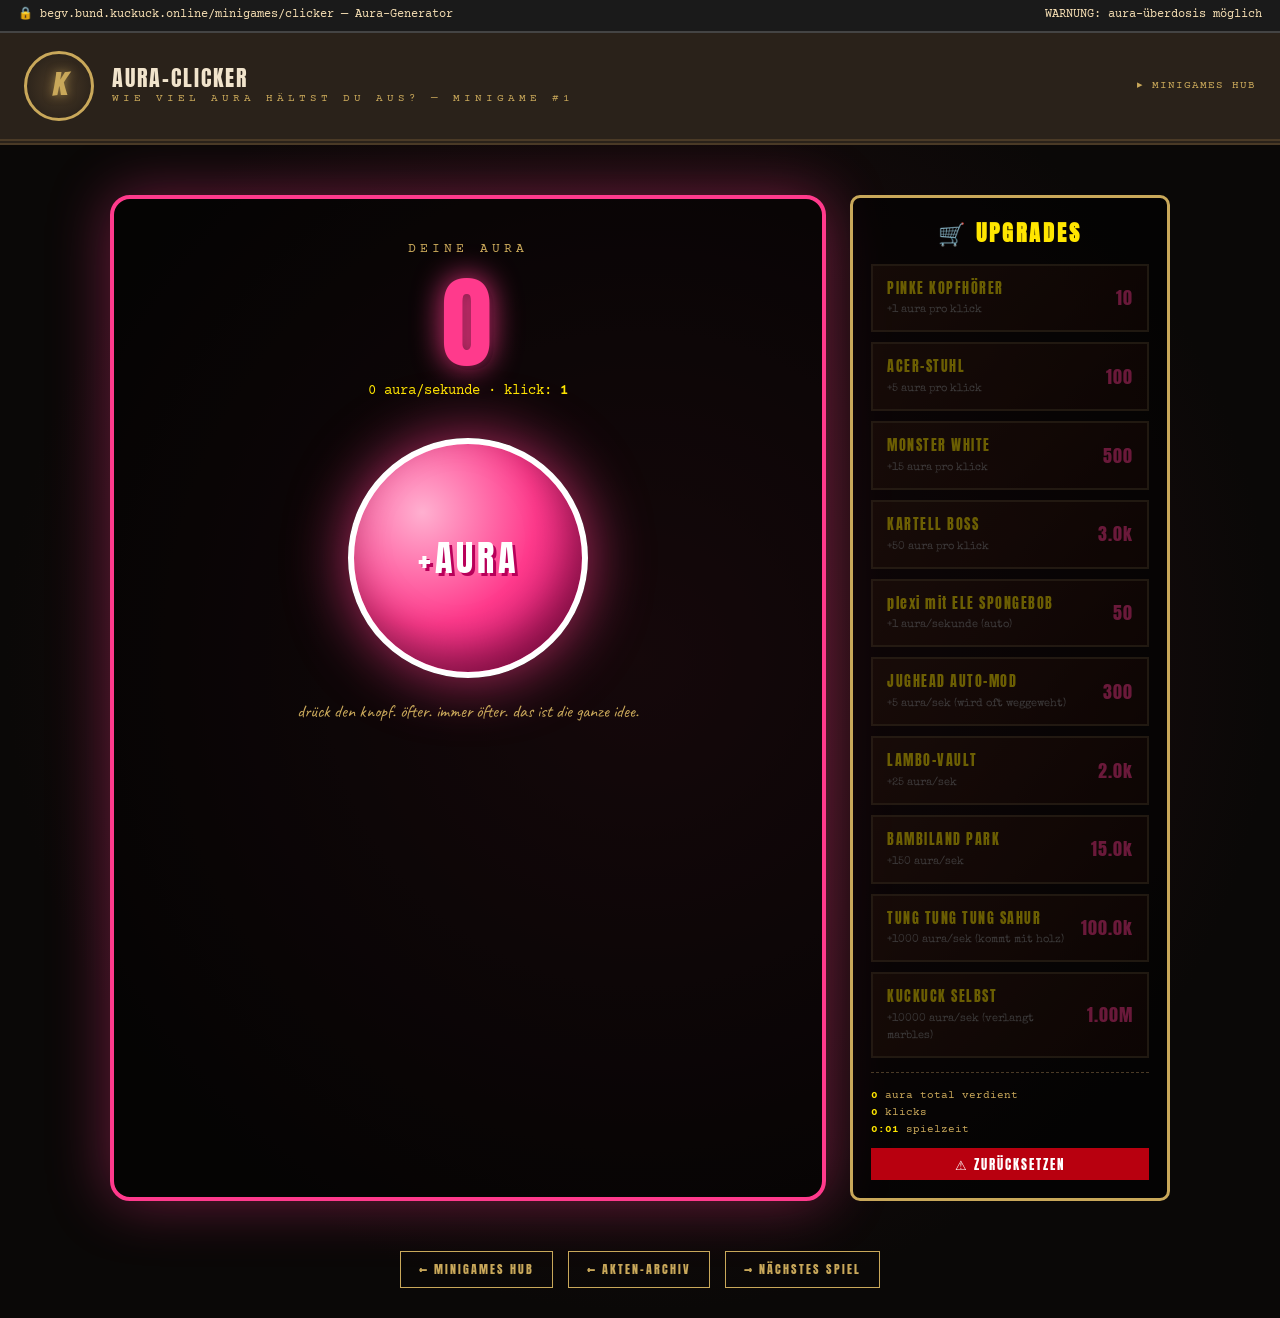
<file: minigames/clicker.html>
<!DOCTYPE html>
<html lang="de">
<head>
<meta charset="UTF-8">
<meta name="viewport" content="width=device-width, initial-scale=1.0">
<title>AURA-CLICKER — BEGV Minigames</title>
<link rel="stylesheet" href="../css/style.css">
<style>
  body { background: radial-gradient(ellipse at center, #2a1015 0%, #0a0807 70%) !important; min-height: 100vh; }
  .clicker-wrap {
    max-width: 1100px;
    margin: 30px auto;
    padding: 20px;
    display: grid;
    grid-template-columns: 1fr 320px;
    gap: 24px;
  }
  @media (max-width: 840px) { .clicker-wrap { grid-template-columns: 1fr; } }

  .aura-haupt {
    background: rgba(0,0,0,0.5);
    border: 4px solid #ff3a8c;
    border-radius: 20px;
    padding: 40px 30px;
    text-align: center;
    box-shadow: 0 0 60px rgba(255, 58, 140, 0.4);
  }
  .aura-zahl {
    font-family: 'Anton', sans-serif;
    font-size: clamp(48px, 10vw, 100px);
    color: #ff3a8c;
    text-shadow: 0 0 30px #ff3a8c, 4px 4px 0 #000;
    letter-spacing: 4px;
    line-height: 1;
  }
  .aura-label {
    color: #c9a85a;
    font-family: 'Courier Prime', monospace;
    letter-spacing: 4px;
    font-size: 13px;
    margin-bottom: 14px;
  }
  .aura-rate {
    color: #ffe600;
    font-family: 'Courier Prime', monospace;
    font-size: 14px;
    margin-top: 8px;
  }

  .aura-knopf {
    margin: 36px auto 0;
    width: 240px; height: 240px;
    border-radius: 50%;
    background: radial-gradient(circle at 30% 30%, #ffb0d0, #ff3a8c 50%, #b8005a 100%);
    border: 6px solid #fff;
    box-shadow: 0 0 60px rgba(255, 58, 140, 0.7), inset -10px -20px 40px rgba(0,0,0,0.4);
    font-family: 'Anton', sans-serif;
    color: #fff;
    font-size: 36px;
    letter-spacing: 4px;
    cursor: pointer;
    user-select: none;
    text-shadow: 3px 3px 0 #b8005a;
    transition: transform 0.05s, box-shadow 0.2s;
  }
  .aura-knopf:hover { box-shadow: 0 0 90px rgba(255, 58, 140, 0.9), inset -10px -20px 40px rgba(0,0,0,0.4); }
  .aura-knopf:active { transform: scale(0.93); }

  .float-num {
    position: absolute;
    color: #ffe600;
    font-family: 'Anton', sans-serif;
    font-size: 22px;
    pointer-events: none;
    text-shadow: 2px 2px 0 #000;
    animation: float-up 1s ease-out forwards;
  }
  @keyframes float-up {
    from { opacity: 1; transform: translateY(0); }
    to { opacity: 0; transform: translateY(-60px); }
  }

  .shop {
    background: rgba(0,0,0,0.6);
    border: 3px solid #c9a85a;
    border-radius: 10px;
    padding: 18px;
    color: #c9a85a;
  }
  .shop h2 {
    font-family: 'Anton', sans-serif;
    font-size: 22px;
    color: #ffe600;
    letter-spacing: 3px;
    border: none;
    margin: 0 0 14px;
    text-align: center;
  }
  .upgrade {
    background: linear-gradient(135deg, #2a160c 0%, #1a0805 100%);
    border: 2px solid #4a3a26;
    padding: 12px 14px;
    margin-bottom: 10px;
    cursor: pointer;
    transition: all 0.15s;
    display: flex;
    justify-content: space-between;
    align-items: center;
    gap: 10px;
  }
  .upgrade:hover { border-color: #ffe600; transform: translateX(-3px); }
  .upgrade.kaputt { opacity: 0.4; cursor: not-allowed; }
  .upgrade .name {
    font-family: 'Anton', sans-serif;
    color: #ffe600;
    letter-spacing: 1.5px;
    font-size: 14px;
    display: block;
  }
  .upgrade .desc {
    font-family: 'Special Elite', monospace;
    color: #888;
    font-size: 11px;
    display: block;
    margin-top: 2px;
  }
  .upgrade .preis {
    font-family: 'Anton', sans-serif;
    color: #ff3a8c;
    font-size: 18px;
    letter-spacing: 1px;
    flex-shrink: 0;
  }
  .upgrade .besitz {
    background: #ffe600;
    color: #1a1410;
    padding: 1px 8px;
    font-family: 'Anton', sans-serif;
    border-radius: 4px;
    margin-left: 6px;
    font-size: 13px;
  }

  .stats-mini {
    margin-top: 14px;
    padding-top: 14px;
    border-top: 1px dashed #4a3a26;
    color: #c9a85a;
    font-family: 'Courier Prime', monospace;
    font-size: 11px;
  }
  .stats-mini b { color: #ffe600; }

  .nav-back {
    text-align: center;
    margin: 30px 0;
  }
  .nav-back a {
    color: #c9a85a;
    text-decoration: none;
    border: 1px solid #c9a85a;
    padding: 8px 18px;
    font-family: 'Anton', sans-serif;
    letter-spacing: 2px;
    font-size: 12px;
    display: inline-block;
    margin: 0 5px;
  }
  .nav-back a:hover { background: #c9a85a; color: #1a1410; }

  .achievement-popup {
    position: fixed;
    top: 30px;
    right: 30px;
    background: linear-gradient(135deg, #ffe600 0%, #c49a00 100%);
    color: #1a1410;
    padding: 16px 22px;
    border: 3px solid #1a1410;
    border-radius: 6px;
    font-family: 'Anton', sans-serif;
    letter-spacing: 2px;
    z-index: 9999;
    box-shadow: 4px 4px 0 #000;
    max-width: 320px;
    animation: slideInRight 0.4s, fadeOut 0.5s 4.5s forwards;
  }
  @keyframes slideInRight { from { transform: translateX(100%); opacity: 0; } to { transform: translateX(0); opacity: 1; } }
  @keyframes fadeOut { to { opacity: 0; transform: translateX(50%); } }
</style>
</head>
<body>

<div class="gov-bar">
  <span><span class="lock">🔒</span> begv.bund.kuckuck.online/minigames/clicker — Aura-Generator</span>
  <span>WARNUNG: aura-überdosis möglich</span>
</div>

<header class="behoerde">
  <a href="../index.html" style="text-decoration:none;"><div class="wappen">K</div></a>
  <h1>AURA-CLICKER
    <small>WIE VIEL AURA HÄLTST DU AUS? — MINIGAME #1</small>
  </h1>
  <div class="right">
    <a href="index.html" style="color:#c9a85a; text-decoration:none; font-size:11px; letter-spacing:1px;">▸ MINIGAMES HUB</a>
  </div>
</header>

<div class="clicker-wrap">
  <div class="aura-haupt">
    <div class="aura-label">DEINE AURA</div>
    <div class="aura-zahl" id="aura">0</div>
    <div class="aura-rate"><span id="aps">0</span> aura/sekunde · klick: <b id="cps">1</b></div>
    <button class="aura-knopf" id="knopf">+AURA</button>
    <div style="margin-top: 20px; font-family:'Caveat',cursive; font-size:18px; color:#c9a85a;">
      drück den knopf. öfter. immer öfter. das ist die ganze idee.
    </div>
  </div>

  <div class="shop">
    <h2>🛒 UPGRADES</h2>
    <div id="upgrades"></div>
    <div class="stats-mini">
      <b id="stat-total">0</b> aura total verdient<br>
      <b id="stat-clicks">0</b> klicks<br>
      <b id="stat-zeit">0:00</b> spielzeit<br>
      <button onclick="resetGame()" style="margin-top:10px; background:#b8000f; color:#fff; border:none; padding:6px 14px; font-family:'Anton',sans-serif; letter-spacing:2px; cursor:pointer; width:100%;">⚠ ZURÜCKSETZEN</button>
    </div>
  </div>
</div>

<div class="nav-back">
  <a href="index.html">← MINIGAMES HUB</a>
  <a href="../index.html">← AKTEN-ARCHIV</a>
  <a href="reaktion.html">→ NÄCHSTES SPIEL</a>
</div>

<script>
const UPGRADES = [
  { id:'click1', name:'PINKE KOPFHÖRER', desc:'+1 aura pro klick', kosten:10, kostenWachs:1.3, art:'klick', wert:1 },
  { id:'click2', name:'ACER-STUHL', desc:'+5 aura pro klick', kosten:100, kostenWachs:1.4, art:'klick', wert:5 },
  { id:'click3', name:'MONSTER WHITE', desc:'+15 aura pro klick', kosten:500, kostenWachs:1.5, art:'klick', wert:15 },
  { id:'click4', name:'KARTELL BOSS', desc:'+50 aura pro klick', kosten:3000, kostenWachs:1.6, art:'klick', wert:50 },
  { id:'auto1', name:'plexi mit ELE SPONGEBOB', desc:'+1 aura/sekunde (auto)', kosten:50, kostenWachs:1.2, art:'auto', wert:1 },
  { id:'auto2', name:'JUGHEAD AUTO-MOD', desc:'+5 aura/sek (wird oft weggeweht)', kosten:300, kostenWachs:1.3, art:'auto', wert:5 },
  { id:'auto3', name:'LAMBO-VAULT', desc:'+25 aura/sek', kosten:2000, kostenWachs:1.4, art:'auto', wert:25 },
  { id:'auto4', name:'BAMBILAND PARK', desc:'+150 aura/sek', kosten:15000, kostenWachs:1.5, art:'auto', wert:150 },
  { id:'auto5', name:'TUNG TUNG TUNG SAHUR', desc:'+1000 aura/sek (kommt mit holz)', kosten:100000, kostenWachs:1.6, art:'auto', wert:1000 },
  { id:'auto6', name:'KUCKUCK SELBST', desc:'+10000 aura/sek (verlangt marbles)', kosten:1000000, kostenWachs:1.7, art:'auto', wert:10000 }
];

const state = {
  aura: parseInt(localStorage.getItem('clicker-aura')||'0',10),
  total: parseInt(localStorage.getItem('clicker-total')||'0',10),
  clicks: parseInt(localStorage.getItem('clicker-clicks')||'0',10),
  besitz: JSON.parse(localStorage.getItem('clicker-besitz')||'{}'),
  startZeit: Date.now()
};
const cps = () => 1 + UPGRADES.filter(u=>u.art==='klick').reduce((s,u)=>s+(state.besitz[u.id]||0)*u.wert,0);
const aps = () => UPGRADES.filter(u=>u.art==='auto').reduce((s,u)=>s+(state.besitz[u.id]||0)*u.wert,0);
const aktKosten = (u) => Math.floor(u.kosten * Math.pow(u.kostenWachs, state.besitz[u.id]||0));

function fmt(n) {
  n = Math.floor(n);
  if (n < 1000) return n.toString();
  if (n < 1000000) return (n/1000).toFixed(1) + 'k';
  if (n < 1000000000) return (n/1000000).toFixed(2) + 'M';
  return (n/1000000000).toFixed(2) + 'Mrd';
}

const $aura = document.getElementById('aura');
const $aps = document.getElementById('aps');
const $cps = document.getElementById('cps');
const $upgrades = document.getElementById('upgrades');
const $knopf = document.getElementById('knopf');

function rendere() {
  $aura.textContent = fmt(state.aura);
  $aps.textContent = fmt(aps());
  $cps.textContent = fmt(cps());
  document.getElementById('stat-total').textContent = fmt(state.total);
  document.getElementById('stat-clicks').textContent = state.clicks;
  document.title = `${fmt(state.aura)} Aura — Clicker`;
  rendereShop();
}
function rendereShop() {
  $upgrades.innerHTML = UPGRADES.map(u => {
    const k = aktKosten(u);
    const b = state.besitz[u.id] || 0;
    const kaputt = state.aura < k ? 'kaputt' : '';
    return `<div class="upgrade ${kaputt}" data-id="${u.id}">
      <div>
        <span class="name">${u.name} ${b ? `<span class="besitz">${b}</span>` : ''}</span>
        <span class="desc">${u.desc}</span>
      </div>
      <span class="preis">${fmt(k)}</span>
    </div>`;
  }).join('');
  $upgrades.querySelectorAll('.upgrade').forEach(el => {
    el.addEventListener('click', () => kaufeUpgrade(el.dataset.id));
  });
}
function kaufeUpgrade(id) {
  const u = UPGRADES.find(x => x.id === id);
  const k = aktKosten(u);
  if (state.aura < k) return;
  state.aura -= k;
  state.besitz[id] = (state.besitz[id] || 0) + 1;
  pruefAchievement(u);
  speichere();
  rendere();
}

function klick(e) {
  state.aura += cps();
  state.total += cps();
  state.clicks++;
  // float number
  const r = $knopf.getBoundingClientRect();
  const fl = document.createElement('div');
  fl.className = 'float-num';
  fl.textContent = '+' + cps();
  fl.style.left = (r.left + r.width/2 + (Math.random()-0.5)*40) + 'px';
  fl.style.top = (r.top + 20) + 'px';
  fl.style.position = 'fixed';
  document.body.appendChild(fl);
  setTimeout(() => fl.remove(), 1000);
  pruefClickAchievement();
  rendere();
}
$knopf.addEventListener('click', klick);
document.addEventListener('keydown', e => { if (e.code === 'Space' && e.target.tagName !== 'INPUT') { e.preventDefault(); klick(); } });

// auto-tick — interne float-akkumulierung, aber sauber gerundet
let auraBruch = 0, totalBruch = 0;
setInterval(() => {
  if (aps() > 0) {
    auraBruch += aps() / 10;
    totalBruch += aps() / 10;
    const dAura = Math.floor(auraBruch);
    const dTotal = Math.floor(totalBruch);
    if (dAura > 0) { state.aura += dAura; auraBruch -= dAura; }
    if (dTotal > 0) { state.total += dTotal; totalBruch -= dTotal; }
    rendere();
  }
}, 100);

// safety: periodisch state-werte hart runden gegen float-drift
setInterval(() => {
  state.aura = Math.floor(state.aura);
  state.total = Math.floor(state.total);
}, 3000);
setInterval(speichere, 5000);
setInterval(() => {
  const sek = Math.floor((Date.now() - state.startZeit) / 1000);
  document.getElementById('stat-zeit').textContent = Math.floor(sek/60) + ':' + String(sek%60).padStart(2,'0');
}, 1000);

function speichere() {
  localStorage.setItem('clicker-aura', Math.floor(state.aura));
  localStorage.setItem('clicker-total', Math.floor(state.total));
  localStorage.setItem('clicker-clicks', state.clicks);
  localStorage.setItem('clicker-besitz', JSON.stringify(state.besitz));
}
function resetGame() {
  if (!confirm('alle aura verlieren? upgrades verlieren? alles? sicher?')) return;
  state.aura = 0; state.total = 0; state.clicks = 0; state.besitz = {};
  speichere();
  rendere();
  zeigeAchievement('🔄 NEUER ANFANG', 'aber dieselbe persönlichkeit.');
}

const achievementsGegeben = new Set(JSON.parse(localStorage.getItem('clicker-achievements') || '[]'));
function zeigeAchievement(titel, sub) {
  const id = titel + sub;
  if (achievementsGegeben.has(id)) return;
  achievementsGegeben.add(id);
  localStorage.setItem('clicker-achievements', JSON.stringify([...achievementsGegeben]));
  const a = document.createElement('div');
  a.className = 'achievement-popup';
  a.innerHTML = `<div style="font-size:16px;">🏆 ${titel}</div><div style="font-family:'Special Elite',monospace; font-size:12px; letter-spacing:0; margin-top:4px;">${sub}</div>`;
  document.body.appendChild(a);
  setTimeout(() => a.remove(), 5000);
}
function pruefClickAchievement() {
  if (state.clicks === 10) zeigeAchievement('LANGEWEILE', 'das war erst 10 klicks. läuft.');
  if (state.clicks === 100) zeigeAchievement('100 KLICKS', 'andere haben hobbies.');
  if (state.clicks === 500) zeigeAchievement('500 KLICKS', 'jughead beobachtet dich. besorgt.');
  if (state.clicks === 1000) zeigeAchievement('1000 KLICKS', 'der acer-stuhl hat geknarzt.');
  if (state.clicks === 5000) zeigeAchievement('5000 KLICKS', 'aclasher hat um deine therapeutin gebeten.');
}
function pruefAchievement(u) {
  zeigeAchievement('UPGRADE: ' + u.name, 'gute investition. wahrscheinlich.');
  if (u.id === 'auto6') zeigeAchievement('KUCKUCK GEKAUFT', 'er ist nicht zu verkaufen. aber du hast bezahlt.');
}

rendere();
console.log('%c💎 AURA-CLICKER', 'background:#ff3a8c; color:#fff; padding:8px 16px; font-size:18px; font-weight:bold;');
console.log('%ctipp: SPACE klickt auch. cheat: window.state.aura = 9999999', 'color:#c9a85a; font-size:11px;');
window.state = state;
</script>
</body>
</html>
</file>
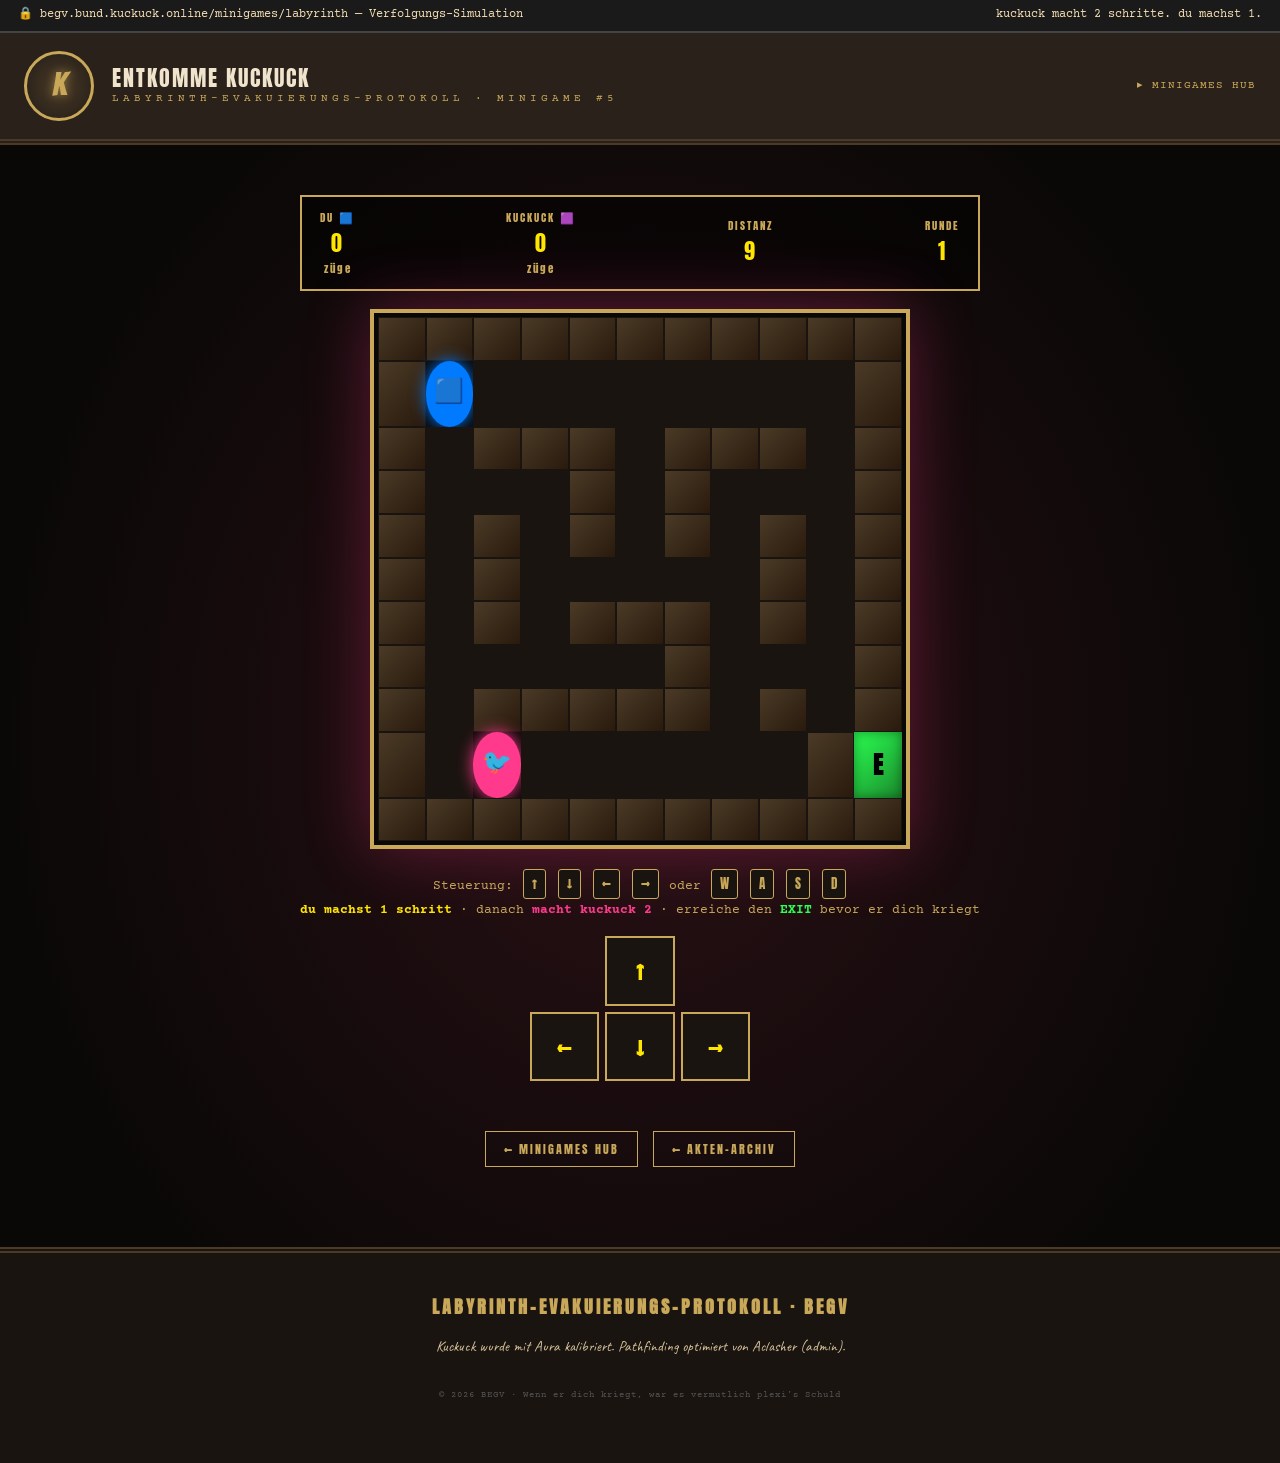
<file: minigames/labyrinth.html>
<!DOCTYPE html>
<html lang="de">
<head>
<meta charset="UTF-8">
<meta name="viewport" content="width=device-width, initial-scale=1.0">
<title>ENTKOMME KUCKUCK — BEGV Minigames</title>
<link rel="stylesheet" href="../css/style.css">
<style>
  body {
    background: radial-gradient(ellipse at center, #2a1015 0%, #0a0807 70%) !important;
    min-height: 100vh;
  }

  .laby-wrap {
    max-width: 720px;
    margin: 30px auto;
    text-align: center;
    padding: 20px;
  }

  .status-bar {
    display: flex;
    justify-content: space-between;
    align-items: center;
    background: rgba(0,0,0,0.5);
    border: 2px solid #c9a85a;
    padding: 12px 18px;
    margin-bottom: 18px;
    color: #ffe600;
    font-family: 'Courier Prime', monospace;
    font-size: 14px;
    flex-wrap: wrap;
    gap: 8px;
  }
  .status-bar .label {
    font-family: 'Anton', sans-serif;
    letter-spacing: 2px;
    color: #c9a85a;
    font-size: 11px;
    display: block;
  }
  .status-bar .wert {
    font-size: 22px;
    color: #ffe600;
    font-family: 'Anton', sans-serif;
    letter-spacing: 2px;
  }

  .maze {
    display: grid;
    grid-template-columns: repeat(11, 1fr);
    gap: 0;
    max-width: 540px;
    aspect-ratio: 1;
    margin: 0 auto;
    background: #0a0807;
    padding: 4px;
    border: 4px solid #c9a85a;
    box-shadow: 0 0 60px rgba(255, 58, 140, 0.3);
  }
  .zelle {
    position: relative;
    display: grid;
    place-items: center;
    font-size: clamp(14px, 3vw, 24px);
    line-height: 1;
    user-select: none;
    transition: background 0.1s;
  }
  .zelle.wand {
    background: linear-gradient(135deg, #4a3a26 0%, #2a1a0d 100%);
    border: 1px solid #1a1410;
  }
  .zelle.weg {
    background: #1a1410;
  }
  .zelle.exit {
    background: linear-gradient(135deg, #2bff52 0%, #1a8a2c 100%);
    color: #000;
    font-family: 'Anton', sans-serif;
    font-weight: bold;
    box-shadow: inset 0 0 12px rgba(0,0,0,0.4);
    animation: exit-pulse 1.4s infinite alternate;
  }
  @keyframes exit-pulse {
    from { box-shadow: inset 0 0 12px rgba(0,0,0,0.4); }
    to { box-shadow: inset 0 0 24px rgba(0,0,0,0.6), 0 0 30px #2bff52; }
  }
  .zelle.player {
    background: #007aff;
    color: #fff;
    border-radius: 50%;
    box-shadow: 0 0 16px #007aff;
    animation: player-pulse 0.8s infinite alternate;
  }
  @keyframes player-pulse {
    from { transform: scale(0.85); }
    to { transform: scale(1); }
  }
  .zelle.kuckuck {
    background: #ff3a8c;
    color: #fff;
    border-radius: 50%;
    box-shadow: 0 0 16px #ff3a8c;
    animation: kuckuck-pulse 0.5s infinite alternate;
  }
  @keyframes kuckuck-pulse {
    from { transform: scale(0.9) rotate(-5deg); }
    to { transform: scale(1.05) rotate(5deg); }
  }
  .zelle.spur {
    background: rgba(255, 58, 140, 0.15);
    transition: background 1s;
  }

  .controls-info {
    margin-top: 20px;
    color: #c9a85a;
    font-family: 'Courier Prime', monospace;
    font-size: 13px;
    line-height: 1.8;
  }
  .controls-info b { color: #ffe600; }
  .controls-info .key {
    display: inline-block;
    background: #1a1410;
    border: 1px solid #c9a85a;
    padding: 2px 8px;
    font-family: 'Anton', sans-serif;
    margin: 0 2px;
    border-radius: 3px;
  }

  /* virtuelle pfeiltasten für mobil */
  .virtual-keys {
    display: grid;
    grid-template-columns: repeat(3, 1fr);
    gap: 6px;
    max-width: 220px;
    margin: 14px auto 0;
  }
  .virtual-keys button {
    aspect-ratio: 1;
    background: #1a1410;
    color: #ffe600;
    border: 2px solid #c9a85a;
    font-family: 'Anton', sans-serif;
    font-size: 22px;
    cursor: pointer;
    user-select: none;
  }
  .virtual-keys button:active { background: #c9a85a; color: #1a1410; }
  .virtual-keys button.leer { visibility: hidden; }

  .game-over {
    position: fixed;
    inset: 0;
    background: rgba(0, 0, 0, 0.92);
    display: none;
    place-items: center;
    z-index: 9999;
    padding: 20px;
  }
  .game-over.aktiv { display: grid; }
  .game-over-card {
    background: linear-gradient(135deg, #2a160c 0%, #1a0805 100%);
    border: 4px solid #ffe600;
    padding: 40px 30px;
    max-width: 500px;
    text-align: center;
    box-shadow: 0 0 80px rgba(255, 58, 140, 0.5);
  }
  .game-over-card.gewonnen { border-color: #2bff52; }
  .game-over-card h2 {
    font-family: 'Anton', sans-serif;
    font-size: 42px;
    letter-spacing: 4px;
    color: #ff3a8c;
    margin-bottom: 14px;
    text-shadow: 3px 3px 0 #000;
  }
  .game-over-card.gewonnen h2 { color: #2bff52; }
  .game-over-card .flavor {
    font-family: 'Special Elite', monospace;
    color: #c9a85a;
    font-size: 14px;
    margin: 12px 0 20px;
    line-height: 1.5;
  }
  .game-over-card button {
    background: #ffe600;
    color: #1a1410;
    border: 3px solid #1a1410;
    padding: 14px 26px;
    font-family: 'Anton', sans-serif;
    letter-spacing: 3px;
    font-size: 16px;
    cursor: pointer;
    margin: 6px;
    box-shadow: 4px 4px 0 #000;
  }
  .game-over-card button:hover { background: #fff; }

  .nav-back {
    text-align: center;
    margin: 30px 0;
  }
  .nav-back a {
    color: #c9a85a;
    text-decoration: none;
    border: 1px solid #c9a85a;
    padding: 8px 18px;
    font-family: 'Anton', sans-serif;
    letter-spacing: 2px;
    font-size: 12px;
    display: inline-block;
    margin: 0 5px;
  }
  .nav-back a:hover { background: #c9a85a; color: #1a1410; }
</style>
</head>
<body>

<div class="gov-bar">
  <span><span class="lock">🔒</span> begv.bund.kuckuck.online/minigames/labyrinth — Verfolgungs-Simulation</span>
  <span>kuckuck macht 2 schritte. du machst 1.</span>
</div>

<header class="behoerde">
  <a href="../index.html" style="text-decoration:none;"><div class="wappen">K</div></a>
  <h1>ENTKOMME KUCKUCK
    <small>LABYRINTH-EVAKUIERUNGS-PROTOKOLL · MINIGAME #5</small>
  </h1>
  <div class="right">
    <a href="index.html" style="color:#c9a85a; text-decoration:none; font-size:11px; letter-spacing:1px;">▸ MINIGAMES HUB</a>
  </div>
</header>

<div class="laby-wrap">
  <div class="status-bar">
    <div>
      <span class="label">DU 🟦</span>
      <span class="wert" id="player-zuege">0</span>
      <span class="label">züge</span>
    </div>
    <div>
      <span class="label">KUCKUCK 🟪</span>
      <span class="wert" id="kuckuck-zuege">0</span>
      <span class="label">züge</span>
    </div>
    <div>
      <span class="label">DISTANZ</span>
      <span class="wert" id="distanz">—</span>
    </div>
    <div>
      <span class="label">RUNDE</span>
      <span class="wert" id="runde">1</span>
    </div>
  </div>

  <div class="maze" id="maze"></div>

  <div class="controls-info">
    <div>Steuerung: <span class="key">↑</span> <span class="key">↓</span> <span class="key">←</span> <span class="key">→</span> oder <span class="key">W</span> <span class="key">A</span> <span class="key">S</span> <span class="key">D</span></div>
    <div><b>du machst 1 schritt</b> · danach <b style="color:#ff3a8c;">macht kuckuck 2</b> · erreiche den <b style="color:#2bff52;">EXIT</b> bevor er dich kriegt</div>
  </div>

  <div class="virtual-keys">
    <button class="leer"></button>
    <button data-dir="up">↑</button>
    <button class="leer"></button>
    <button data-dir="left">←</button>
    <button data-dir="down">↓</button>
    <button data-dir="right">→</button>
  </div>
</div>

<div class="nav-back">
  <a href="index.html">← MINIGAMES HUB</a>
  <a href="../index.html">← AKTEN-ARCHIV</a>
</div>

<div class="game-over" id="game-over">
  <div class="game-over-card" id="game-over-card">
    <h2 id="game-over-titel">KUCKUCK HAT DICH ERWISCHT</h2>
    <div class="flavor" id="game-over-flavor"></div>
    <div>
      <button onclick="neuStarten()">🔄 NOCHMAL</button>
      <button onclick="window.location.href='index.html'">HUB</button>
    </div>
  </div>
</div>

<footer>
  <h4>LABYRINTH-EVAKUIERUNGS-PROTOKOLL · BEGV</h4>
  <div class="disclaim">Kuckuck wurde mit Aura kalibriert. Pathfinding optimiert von Aclasher (admin).</div>
  <div class="winzig">© 2026 BEGV · Wenn er dich kriegt, war es vermutlich plexi's Schuld</div>
</footer>

<script>
// =================================================================
// LABYRINTH-MINIGAME
// =================================================================
const MAZE_LAYOUT = [
  "###########",
  "#P........#",
  "#.###.###.#",
  "#...#.#...#",
  "#.#.#.#.#.#",
  "#.#.....#.#",
  "#.#.###.#.#",
  "#.....#...#",
  "#.#####.#.#",
  "#.K......#E",
  "###########"
];

const ROWS = MAZE_LAYOUT.length;
const COLS = MAZE_LAYOUT[0].length;

let maze = [];          // 2D array: 'wand' | 'weg' | 'exit'
let player = { x:0, y:0 };
let kuckuck = { x:0, y:0 };
let exit = { x:0, y:0 };
let playerZuege = 0;
let kuckuckZuege = 0;
let runde = parseInt(localStorage.getItem('laby-runde')||'1', 10);
let bestSiege = parseInt(localStorage.getItem('laby-siege')||'0', 10);
let aktiv = true;

const $maze = document.getElementById('maze');

function initMaze() {
  maze = [];
  for (let y = 0; y < ROWS; y++) {
    const row = [];
    for (let x = 0; x < COLS; x++) {
      const c = MAZE_LAYOUT[y][x];
      if (c === '#') row.push('wand');
      else if (c === 'E') { row.push('exit'); exit = { x, y }; }
      else if (c === 'P') { row.push('weg'); player = { x, y }; }
      else if (c === 'K') { row.push('weg'); kuckuck = { x, y }; }
      else row.push('weg');
    }
    maze.push(row);
  }
  playerZuege = 0;
  kuckuckZuege = 0;
  aktiv = true;
}

function rendere() {
  $maze.innerHTML = '';
  for (let y = 0; y < ROWS; y++) {
    for (let x = 0; x < COLS; x++) {
      const zelle = document.createElement('div');
      zelle.className = 'zelle ' + maze[y][x];
      if (player.x === x && player.y === y) {
        zelle.classList.add('player');
        zelle.textContent = '🟦';
      } else if (kuckuck.x === x && kuckuck.y === y) {
        zelle.classList.add('kuckuck');
        zelle.textContent = '🐦';
      } else if (exit.x === x && exit.y === y) {
        zelle.classList.add('exit');
        zelle.textContent = 'E';
      }
      $maze.appendChild(zelle);
    }
  }
  document.getElementById('player-zuege').textContent = playerZuege;
  document.getElementById('kuckuck-zuege').textContent = kuckuckZuege;
  document.getElementById('runde').textContent = runde;
  document.getElementById('distanz').textContent = manhattan(player, kuckuck);
}

function manhattan(a, b) {
  return Math.abs(a.x - b.x) + Math.abs(a.y - b.y);
}

function istBegehbar(x, y) {
  if (x < 0 || x >= COLS || y < 0 || y >= ROWS) return false;
  return maze[y][x] !== 'wand';
}

function bewege(dx, dy) {
  if (!aktiv) return;
  const nx = player.x + dx;
  const ny = player.y + dy;
  if (!istBegehbar(nx, ny)) return;
  player.x = nx;
  player.y = ny;
  playerZuege++;
  // erreicht exit?
  if (player.x === exit.x && player.y === exit.y) {
    rendere();
    gewonnen();
    return;
  }
  // gefangen?
  if (player.x === kuckuck.x && player.y === kuckuck.y) {
    rendere();
    verloren();
    return;
  }
  rendere();
  // kuckuck macht 2 schritte (mit kleiner verzögerung pro schritt)
  setTimeout(() => bewegeKuckuck(1), 200);
}

function bewegeKuckuck(schritt) {
  if (!aktiv) return;
  const pfad = bfs(kuckuck, player);
  if (pfad && pfad.length > 1) {
    const next = pfad[1];
    kuckuck.x = next.x;
    kuckuck.y = next.y;
    kuckuckZuege++;
    if (kuckuck.x === player.x && kuckuck.y === player.y) {
      rendere();
      verloren();
      return;
    }
  }
  rendere();
  if (schritt < 2 && aktiv) {
    setTimeout(() => bewegeKuckuck(schritt + 1), 250);
  }
}

// BFS für shortest path
function bfs(start, ziel) {
  const visited = new Set();
  const queue = [[start]];
  visited.add(start.x + ',' + start.y);
  while (queue.length > 0) {
    const pfad = queue.shift();
    const node = pfad[pfad.length - 1];
    if (node.x === ziel.x && node.y === ziel.y) return pfad;
    const nachbarn = [
      { x: node.x + 1, y: node.y },
      { x: node.x - 1, y: node.y },
      { x: node.x, y: node.y + 1 },
      { x: node.x, y: node.y - 1 }
    ];
    for (const n of nachbarn) {
      if (!istBegehbar(n.x, n.y)) continue;
      const key = n.x + ',' + n.y;
      if (visited.has(key)) continue;
      visited.add(key);
      queue.push([...pfad, n]);
    }
  }
  return null;
}

function gewonnen() {
  aktiv = false;
  bestSiege++;
  localStorage.setItem('laby-siege', bestSiege);
  const card = document.getElementById('game-over-card');
  card.classList.add('gewonnen');
  document.getElementById('game-over-titel').textContent = '✓ DU BIST ENTKOMMEN!';
  const flavors = [
    `Du hast Kuckuck in ${playerZuege} Zügen abgehängt.`,
    `Selbst Kuckuck konnte dich nicht carrien. Glückwunsch.`,
    `Bisherige Siege: ${bestSiege}. Jughead wäre stolz (wenn er wach wäre).`,
    `Du bist offiziell ${playerZuege} Schritte weniger durchgeknallt als Kuckuck.`,
    `Du hast ihm ${kuckuckZuege} Schritte abgenommen. Aclasher hat das mitgezählt.`
  ];
  document.getElementById('game-over-flavor').innerHTML =
    `Geschafft! 🎉<br><br>${flavors[Math.floor(Math.random()*flavors.length)]}`;
  document.getElementById('game-over').classList.add('aktiv');
}

function verloren() {
  aktiv = false;
  runde++;
  localStorage.setItem('laby-runde', runde);
  const card = document.getElementById('game-over-card');
  card.classList.remove('gewonnen');
  document.getElementById('game-over-titel').textContent = '✗ KUCKUCK HAT DICH ERWISCHT';
  const flavors = [
    `Du wurdest nach ${playerZuege} Zügen geschnappt. Wave-Part incoming.`,
    `Kuckuck hat dich gecarried. Leider in die falsche Richtung.`,
    `Plexi hat während deines Fluchtversuchs ELE SPONGEBOB angemacht. Das hat dich abgelenkt.`,
    `Der Acer-Stuhl bestätigt: du warst zu langsam. Er hätte schneller gerollt.`,
    `Distanz war ${manhattan(player, kuckuck)}. Du bist offiziell zoinkifiziert.`,
    `Triple-T hätte dich mit dem Holz schneller eingeholt.`,
    `Jughead wurde währenddessen 18× weggeweht. Du musst dich nicht so schlecht fühlen. Doch.`
  ];
  document.getElementById('game-over-flavor').innerHTML =
    `R.I.P.<br><br>${flavors[Math.floor(Math.random()*flavors.length)]}<br><br>Bisherige Siege gesamt: <b>${bestSiege}</b>`;
  document.getElementById('game-over').classList.add('aktiv');
}

window.neuStarten = function() {
  document.getElementById('game-over').classList.remove('aktiv');
  document.getElementById('game-over-card').classList.remove('gewonnen');
  initMaze();
  rendere();
};

// keyboard
document.addEventListener('keydown', (e) => {
  if (e.target.matches('input, textarea')) return;
  const dir = {
    'ArrowUp':[0,-1],'w':[0,-1],'W':[0,-1],
    'ArrowDown':[0,1],'s':[0,1],'S':[0,1],
    'ArrowLeft':[-1,0],'a':[-1,0],'A':[-1,0],
    'ArrowRight':[1,0],'d':[1,0],'D':[1,0]
  }[e.key];
  if (dir) { e.preventDefault(); bewege(dir[0], dir[1]); }
});
document.querySelectorAll('.virtual-keys button[data-dir]').forEach(b => {
  b.addEventListener('click', () => {
    const dirs = { up:[0,-1], down:[0,1], left:[-1,0], right:[1,0] };
    const d = dirs[b.dataset.dir];
    bewege(d[0], d[1]);
  });
});

initMaze();
rendere();

console.log('%c🌀 ENTKOMME KUCKUCK', 'background:#ff3a8c; color:#fff; padding:8px 16px; font-size:16px; font-weight:bold;');
console.log('%cdu machst 1 schritt. kuckuck macht 2. viel glück.', 'color:#c9a85a; font-size:12px;');
</script>
</body>
</html>
</file>
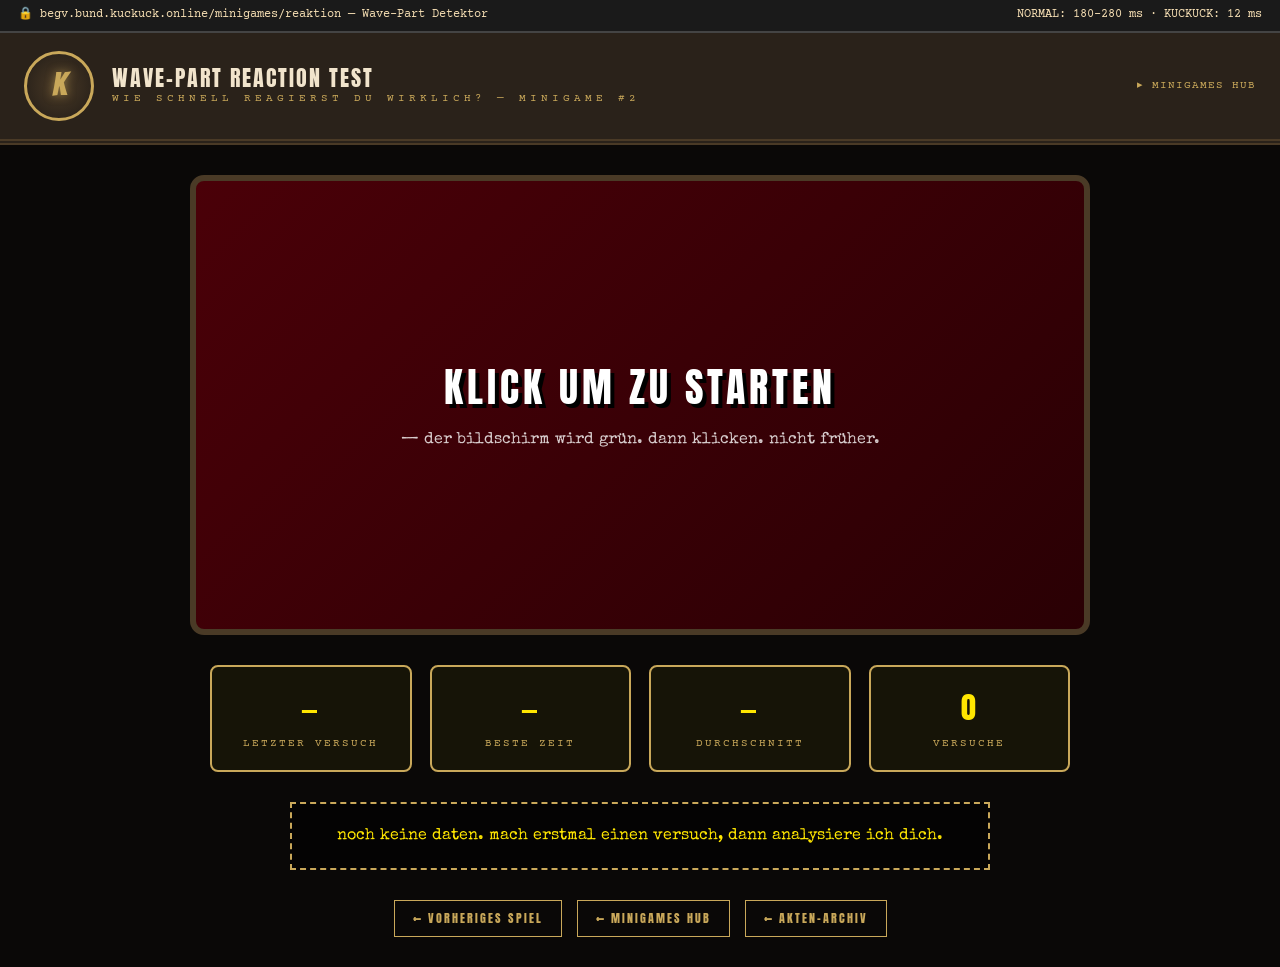
<file: minigames/reaktion.html>
<!DOCTYPE html>
<html lang="de">
<head>
<meta charset="UTF-8">
<meta name="viewport" content="width=device-width, initial-scale=1.0">
<title>WAVE-PART REACTION TEST — BEGV Minigames</title>
<link rel="stylesheet" href="../css/style.css">
<style>
  body { background: #0a0807 !important; min-height: 100vh; }

  .arena {
    max-width: 900px;
    margin: 30px auto;
    height: 460px;
    border-radius: 14px;
    display: grid;
    place-items: center;
    cursor: pointer;
    user-select: none;
    transition: background 0.05s;
    position: relative;
    overflow: hidden;
    border: 6px solid #4a3a26;
  }
  .arena.warten {
    background: linear-gradient(135deg, #4a0008 0%, #2a0004 100%);
  }
  .arena.bereit {
    background: linear-gradient(135deg, #b8000f 0%, #7a0008 100%);
    cursor: not-allowed;
  }
  .arena.wave {
    background: linear-gradient(135deg, #2bff52 0%, #1a8a2c 100%);
    animation: wave-pulse 0.08s infinite alternate;
  }
  .arena.zu-frueh {
    background: linear-gradient(135deg, #ffe600 0%, #c49a00 100%);
  }
  @keyframes wave-pulse {
    from { box-shadow: inset 0 0 50px rgba(255,255,255,0.5); }
    to { box-shadow: inset 0 0 100px rgba(255,255,255,0.9); }
  }

  .arena .text {
    font-family: 'Anton', sans-serif;
    color: #fff;
    text-align: center;
    text-shadow: 4px 4px 0 #000;
    pointer-events: none;
  }
  .arena.warten .text { font-size: 40px; letter-spacing: 4px; }
  .arena.bereit .text { font-size: 60px; letter-spacing: 6px; }
  .arena.wave .text { font-size: 80px; letter-spacing: 8px; animation: wackel-text 0.1s infinite; }
  .arena.zu-frueh .text { font-size: 40px; letter-spacing: 3px; color: #1a1410; text-shadow: 3px 3px 0 #fff; }
  @keyframes wackel-text {
    0% { transform: translate(0,0); }
    50% { transform: translate(-3px, 2px); }
  }

  .arena .sub {
    font-family: 'Special Elite', monospace;
    color: #fff;
    margin-top: 10px;
    font-size: 16px;
    opacity: 0.8;
  }

  .stats-grid {
    max-width: 900px;
    margin: 30px auto;
    display: grid;
    grid-template-columns: repeat(auto-fit, minmax(180px, 1fr));
    gap: 18px;
    padding: 0 20px;
  }
  .stat-card {
    background: rgba(255, 230, 0, 0.05);
    border: 2px solid #c9a85a;
    padding: 18px;
    text-align: center;
    border-radius: 8px;
  }
  .stat-card .wert {
    font-family: 'Anton', sans-serif;
    color: #ffe600;
    font-size: 30px;
    letter-spacing: 2px;
  }
  .stat-card .label {
    font-family: 'Courier Prime', monospace;
    color: #c9a85a;
    font-size: 11px;
    letter-spacing: 2px;
    margin-top: 4px;
  }

  .verlauf {
    max-width: 900px;
    margin: 20px auto;
    padding: 0 20px;
    color: #c9a85a;
    font-family: 'Courier Prime', monospace;
    font-size: 13px;
  }
  .verlauf-item {
    display: inline-block;
    background: #1a0805;
    padding: 4px 10px;
    margin: 3px;
    border: 1px solid #4a3a26;
  }

  .nav-back {
    text-align: center;
    margin: 30px 0;
  }
  .nav-back a {
    color: #c9a85a;
    text-decoration: none;
    border: 1px solid #c9a85a;
    padding: 8px 18px;
    font-family: 'Anton', sans-serif;
    letter-spacing: 2px;
    font-size: 12px;
    display: inline-block;
    margin: 0 5px;
  }
  .nav-back a:hover { background: #c9a85a; color: #1a1410; }

  .urteil {
    text-align: center;
    margin: 20px auto;
    max-width: 700px;
    padding: 20px;
    background: rgba(0,0,0,0.6);
    border: 2px dashed #c9a85a;
    color: #ffe600;
    font-family: 'Special Elite', monospace;
    font-size: 16px;
    line-height: 1.5;
  }
</style>
</head>
<body>

<div class="gov-bar">
  <span><span class="lock">🔒</span> begv.bund.kuckuck.online/minigames/reaktion — Wave-Part Detektor</span>
  <span>NORMAL: 180-280 ms · KUCKUCK: 12 ms</span>
</div>

<header class="behoerde">
  <a href="../index.html" style="text-decoration:none;"><div class="wappen">K</div></a>
  <h1>WAVE-PART REACTION TEST
    <small>WIE SCHNELL REAGIERST DU WIRKLICH? — MINIGAME #2</small>
  </h1>
  <div class="right">
    <a href="index.html" style="color:#c9a85a; text-decoration:none; font-size:11px; letter-spacing:1px;">▸ MINIGAMES HUB</a>
  </div>
</header>

<div class="arena warten" id="arena">
  <div>
    <div class="text" id="arena-text">KLICK UM ZU STARTEN</div>
    <div class="sub" id="arena-sub">— der bildschirm wird grün. dann klicken. nicht früher.</div>
  </div>
</div>

<div class="stats-grid">
  <div class="stat-card"><div class="wert" id="last">—</div><div class="label">LETZTER VERSUCH</div></div>
  <div class="stat-card"><div class="wert" id="best">—</div><div class="label">BESTE ZEIT</div></div>
  <div class="stat-card"><div class="wert" id="avg">—</div><div class="label">DURCHSCHNITT</div></div>
  <div class="stat-card"><div class="wert" id="versuche">0</div><div class="label">VERSUCHE</div></div>
</div>

<div class="urteil" id="urteil">noch keine daten. mach erstmal einen versuch, dann analysiere ich dich.</div>

<div class="verlauf" id="verlauf" style="text-align:center;"></div>

<div class="nav-back">
  <a href="clicker.html">← VORHERIGES SPIEL</a>
  <a href="index.html">← MINIGAMES HUB</a>
  <a href="../index.html">← AKTEN-ARCHIV</a>
</div>

<script>
const $arena = document.getElementById('arena');
const $text = document.getElementById('arena-text');
const $sub = document.getElementById('arena-sub');
const $urteil = document.getElementById('urteil');

const state = {
  modus: 'idle',
  startZeit: 0,
  versuche: JSON.parse(localStorage.getItem('reaktion-versuche')||'[]'),
  best: parseInt(localStorage.getItem('reaktion-best')||'9999',10)
};
let waitTimer = null;

function urteilGeben(ms) {
  if (ms < 0) return 'zu früh geklickt. typisch für leute die nie warten können.';
  if (ms < 150) return '⚡ unmenschlich schnell. bist du sicher dass du kein bot bist?';
  if (ms < 200) return '🔥 sehr gut. fast kuckuck-niveau (wave-mode).';
  if (ms < 250) return '👍 normal. so wie aclasher in nüchternen momenten.';
  if (ms < 300) return '😴 mittelmäßig. wie jughead nach 16 wegwehungen.';
  if (ms < 400) return '🐢 langsam. dein nervensystem wartet noch auf marbles.';
  if (ms < 600) return '🦌 sehr langsam. ein bambi hätte schneller reagiert.';
  return '💀 hast du den bildschirm überhaupt geguckt?';
}

function start() {
  if (state.modus !== 'idle' && state.modus !== 'done' && state.modus !== 'tooearly') return;
  state.modus = 'warten';
  $arena.className = 'arena bereit';
  $text.textContent = 'WARTE...';
  $sub.textContent = 'NICHT klicken bis es grün wird. wir testen DICH, nicht den zufall.';
  const wartezeit = 1500 + Math.random() * 4500;
  waitTimer = setTimeout(() => {
    state.modus = 'wave';
    state.startZeit = performance.now();
    $arena.className = 'arena wave';
    $text.textContent = '🌊 WAVE PART!';
    $sub.textContent = 'JETZT KLICKEN!';
  }, wartezeit);
}

$arena.addEventListener('click', () => {
  if (state.modus === 'warten') {
    // zu früh
    clearTimeout(waitTimer);
    state.modus = 'tooearly';
    $arena.className = 'arena zu-frueh';
    $text.textContent = 'ZU FRÜH!';
    $sub.textContent = 'jughead hat es gemeldet. klick um neu zu starten.';
    $urteil.textContent = urteilGeben(-1);
  } else if (state.modus === 'wave') {
    const ms = Math.round(performance.now() - state.startZeit);
    state.modus = 'done';
    state.versuche.push(ms);
    if (ms < state.best) state.best = ms;
    localStorage.setItem('reaktion-versuche', JSON.stringify(state.versuche.slice(-20)));
    localStorage.setItem('reaktion-best', state.best);
    $arena.className = 'arena warten';
    $text.textContent = ms + ' ms';
    $sub.textContent = 'klick um nochmal zu testen';
    rendereStats();
    $urteil.textContent = urteilGeben(ms);
  } else if (state.modus === 'idle' || state.modus === 'done' || state.modus === 'tooearly') {
    start();
  }
});

function rendereStats() {
  if (state.versuche.length === 0) return;
  document.getElementById('last').textContent = state.versuche[state.versuche.length-1] + 'ms';
  document.getElementById('best').textContent = (state.best === 9999 ? '—' : state.best + 'ms');
  const avg = Math.round(state.versuche.reduce((s,x)=>s+x,0) / state.versuche.length);
  document.getElementById('avg').textContent = avg + 'ms';
  document.getElementById('versuche').textContent = state.versuche.length;
  document.getElementById('verlauf').innerHTML = state.versuche.slice(-15).map(v => `<span class="verlauf-item">${v}ms</span>`).join('');
}
rendereStats();
if (state.versuche.length > 0) $urteil.textContent = urteilGeben(state.versuche[state.versuche.length-1]);

console.log('%c⚡ REACTION TEST', 'background:#2bff52; color:#000; padding:8px 16px; font-size:18px; font-weight:bold;');
</script>
</body>
</html>
</file>
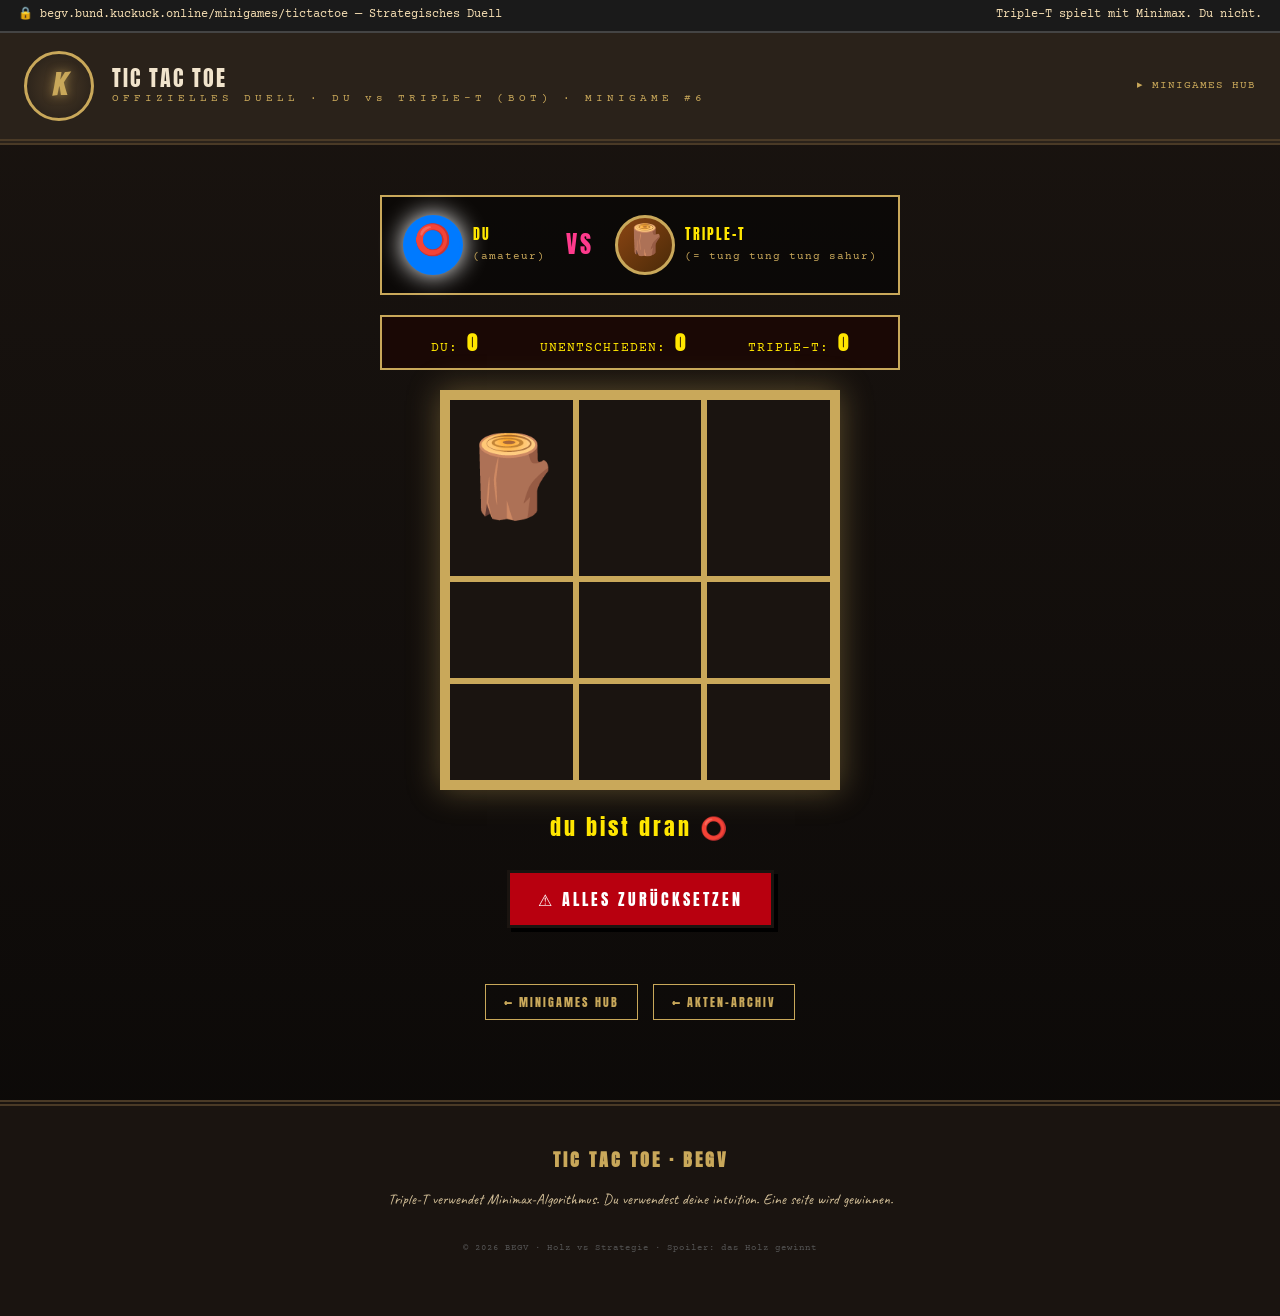
<file: minigames/tictactoe.html>
<!DOCTYPE html>
<html lang="de">
<head>
<meta charset="UTF-8">
<meta name="viewport" content="width=device-width, initial-scale=1.0">
<title>TIC TAC TOE vs TRIPLE-T — BEGV Minigames</title>
<link rel="stylesheet" href="../css/style.css">
<style>
  body {
    background: linear-gradient(180deg, #1a1410 0%, #0a0807 100%) !important;
    min-height: 100vh;
  }

  .ttt-wrap {
    max-width: 560px;
    margin: 30px auto;
    text-align: center;
    padding: 20px;
  }

  .gegner-box {
    background: rgba(0,0,0,0.5);
    border: 2px solid #c9a85a;
    padding: 18px;
    margin-bottom: 20px;
    display: flex;
    justify-content: space-around;
    align-items: center;
    flex-wrap: wrap;
    gap: 16px;
  }
  .gegner {
    display: flex;
    align-items: center;
    gap: 10px;
  }
  .gegner-avatar {
    width: 60px; height: 60px;
    border-radius: 50%;
    display: grid;
    place-items: center;
    font-size: 30px;
    border: 3px solid #4a3a26;
  }
  .gegner.du .gegner-avatar { background: #007aff; color: #fff; border-color: #007aff; }
  .gegner.t3 .gegner-avatar {
    background: linear-gradient(135deg, #8b4513 0%, #4a2a08 100%);
    color: #fff;
    border-color: #c9a85a;
  }
  .gegner-info {
    text-align: left;
    color: #ffe600;
    font-family: 'Anton', sans-serif;
    letter-spacing: 2px;
    font-size: 14px;
  }
  .gegner-info small {
    display: block;
    font-family: 'Courier Prime', monospace;
    color: #c9a85a;
    font-size: 11px;
    letter-spacing: 1px;
    margin-top: 2px;
    font-weight: normal;
  }
  .gegner.aktiv .gegner-avatar {
    box-shadow: 0 0 24px currentColor;
    animation: spielt 0.5s infinite alternate;
  }
  @keyframes spielt {
    from { transform: scale(1); }
    to { transform: scale(1.08); }
  }
  .vs {
    font-family: 'Anton', sans-serif;
    color: #ff3a8c;
    font-size: 24px;
    letter-spacing: 3px;
  }

  .score {
    background: #1a0805;
    border: 2px solid #c9a85a;
    padding: 10px 18px;
    color: #ffe600;
    font-family: 'Courier Prime', monospace;
    font-size: 13px;
    margin-bottom: 20px;
    display: flex;
    justify-content: space-around;
    letter-spacing: 1px;
  }
  .score b { color: #ffe600; font-family: 'Anton', sans-serif; font-size: 20px; }

  .board {
    display: grid;
    grid-template-columns: repeat(3, 1fr);
    gap: 6px;
    max-width: 400px;
    aspect-ratio: 1;
    margin: 0 auto;
    background: #c9a85a;
    padding: 6px;
    border: 4px solid #c9a85a;
    box-shadow: 0 0 30px rgba(201, 168, 90, 0.4);
  }
  .zelle {
    background: #1a1410;
    display: grid;
    place-items: center;
    font-size: clamp(40px, 12vw, 80px);
    cursor: pointer;
    transition: all 0.15s;
    user-select: none;
    line-height: 1;
  }
  .zelle:hover { background: #2a221a; }
  .zelle.belegt { cursor: not-allowed; }
  .zelle.gewinn {
    background: #1a8a2c !important;
    animation: gewinn-blink 0.5s infinite alternate;
  }
  @keyframes gewinn-blink {
    from { transform: scale(1); }
    to { transform: scale(1.05); box-shadow: inset 0 0 30px rgba(255,255,255,0.4); }
  }

  .status-text {
    margin: 20px 0;
    font-family: 'Anton', sans-serif;
    font-size: 22px;
    letter-spacing: 3px;
    color: #ffe600;
    min-height: 30px;
  }

  .roast-box {
    background: linear-gradient(135deg, #2a1015 0%, #1a0805 100%);
    border: 3px solid #b8000f;
    padding: 20px;
    margin: 20px auto;
    max-width: 500px;
    color: #fff;
    font-family: 'Special Elite', monospace;
    font-size: 16px;
    box-shadow: 0 0 30px rgba(184, 0, 15, 0.4);
    text-align: left;
  }
  .roast-box.gewinn { border-color: #2bff52; box-shadow: 0 0 30px rgba(43, 255, 82, 0.4); }
  .roast-box.draw   { border-color: #ffe600; box-shadow: 0 0 30px rgba(255, 230, 0, 0.3); }
  .roast-box .quelle {
    font-family: 'Courier Prime', monospace;
    font-size: 11px;
    color: #c9a85a;
    letter-spacing: 1.5px;
    margin-top: 10px;
  }

  .nochmal-btn {
    background: #ffe600;
    color: #1a1410;
    border: 3px solid #1a1410;
    padding: 14px 28px;
    font-family: 'Anton', sans-serif;
    letter-spacing: 3px;
    font-size: 16px;
    cursor: pointer;
    box-shadow: 4px 4px 0 #000;
    margin: 6px 4px;
  }
  .nochmal-btn:hover { background: #fff; }
  .nochmal-btn.danger { background: #b8000f; color: #fff; }

  .nav-back {
    text-align: center;
    margin: 30px 0;
  }
  .nav-back a {
    color: #c9a85a;
    text-decoration: none;
    border: 1px solid #c9a85a;
    padding: 8px 18px;
    font-family: 'Anton', sans-serif;
    letter-spacing: 2px;
    font-size: 12px;
    display: inline-block;
    margin: 0 5px;
  }
  .nav-back a:hover { background: #c9a85a; color: #1a1410; }
</style>
</head>
<body>

<div class="gov-bar">
  <span><span class="lock">🔒</span> begv.bund.kuckuck.online/minigames/tictactoe — Strategisches Duell</span>
  <span>Triple-T spielt mit Minimax. Du nicht.</span>
</div>

<header class="behoerde">
  <a href="../index.html" style="text-decoration:none;"><div class="wappen">K</div></a>
  <h1>TIC TAC TOE
    <small>OFFIZIELLES DUELL · DU vs TRIPLE-T (BOT) · MINIGAME #6</small>
  </h1>
  <div class="right">
    <a href="index.html" style="color:#c9a85a; text-decoration:none; font-size:11px; letter-spacing:1px;">▸ MINIGAMES HUB</a>
  </div>
</header>

<div class="ttt-wrap">
  <div class="gegner-box">
    <div class="gegner du" id="g-du">
      <div class="gegner-avatar">⭕</div>
      <div class="gegner-info">DU<small>(amateur)</small></div>
    </div>
    <div class="vs">VS</div>
    <div class="gegner t3 aktiv" id="g-t3">
      <div class="gegner-avatar">🪵</div>
      <div class="gegner-info">TRIPLE-T<small>(= tung tung tung sahur)</small></div>
    </div>
  </div>

  <div class="score">
    <div>DU: <b id="score-du">0</b></div>
    <div>UNENTSCHIEDEN: <b id="score-draw">0</b></div>
    <div>TRIPLE-T: <b id="score-t3">0</b></div>
  </div>

  <div class="board" id="board"></div>

  <div class="status-text" id="status">triple-t fängt an (mit holz)</div>

  <div id="roast-container"></div>

  <button class="nochmal-btn" id="reset-btn" style="display:none;">🔄 NEUE RUNDE</button>
  <button class="nochmal-btn danger" id="reset-all-btn">⚠ ALLES ZURÜCKSETZEN</button>
</div>

<div class="nav-back">
  <a href="index.html">← MINIGAMES HUB</a>
  <a href="../index.html">← AKTEN-ARCHIV</a>
</div>

<footer>
  <h4>TIC TAC TOE · BEGV</h4>
  <div class="disclaim">Triple-T verwendet Minimax-Algorithmus. Du verwendest deine intuition. Eine seite wird gewinnen.</div>
  <div class="winzig">© 2026 BEGV · Holz vs Strategie · Spoiler: das Holz gewinnt</div>
</footer>

<script>
// =================================================================
// TIC TAC TOE vs TRIPLE-T
// =================================================================
const $board = document.getElementById('board');
const $status = document.getElementById('status');
const $resetBtn = document.getElementById('reset-btn');
const $gDu = document.getElementById('g-du');
const $gT3 = document.getElementById('g-t3');

const SPIELER = { du: 'du', t3: 't3' };
const SYMBOLE = { du: '⭕', t3: '🪵' };

let brett = []; // 9 zellen, null oder 'du'/'t3'
let amZug = 't3';   // triple-t fängt immer an (er hat aura)
let beendet = false;

const score = {
  du: parseInt(localStorage.getItem('ttt-du')||'0', 10),
  draw: parseInt(localStorage.getItem('ttt-draw')||'0', 10),
  t3: parseInt(localStorage.getItem('ttt-t3')||'0', 10)
};
function rendereScore() {
  document.getElementById('score-du').textContent = score.du;
  document.getElementById('score-draw').textContent = score.draw;
  document.getElementById('score-t3').textContent = score.t3;
  localStorage.setItem('ttt-du', score.du);
  localStorage.setItem('ttt-draw', score.draw);
  localStorage.setItem('ttt-t3', score.t3);
}

function neueRunde() {
  brett = new Array(9).fill(null);
  beendet = false;
  amZug = 't3'; // triple-t startet immer
  $resetBtn.style.display = 'none';
  document.getElementById('roast-container').innerHTML = '';
  rendere();
  $status.textContent = 'triple-t fängt an (mit holz)';
  $gT3.classList.add('aktiv');
  $gDu.classList.remove('aktiv');
  setTimeout(triplBotZug, 800);
}

function rendere() {
  $board.innerHTML = '';
  brett.forEach((wert, i) => {
    const z = document.createElement('div');
    z.className = 'zelle';
    if (wert) {
      z.classList.add('belegt');
      z.textContent = SYMBOLE[wert];
    }
    z.addEventListener('click', () => spielerZug(i));
    $board.appendChild(z);
  });
}

function spielerZug(idx) {
  if (beendet || brett[idx] || amZug !== 'du') return;
  brett[idx] = 'du';
  rendere();
  if (pruefEnde()) return;
  amZug = 't3';
  $gT3.classList.add('aktiv');
  $gDu.classList.remove('aktiv');
  $status.textContent = 'triple-t denkt nach (mit holz)...';
  setTimeout(triplBotZug, 600 + Math.random()*500);
}

function triplBotZug() {
  if (beendet) return;
  const idx = bestesZug('t3');
  brett[idx] = 't3';
  rendere();
  if (pruefEnde()) return;
  amZug = 'du';
  $gDu.classList.add('aktiv');
  $gT3.classList.remove('aktiv');
  $status.textContent = 'du bist dran ⭕';
}

// MINIMAX (unschlagbarer bot)
function bestesZug(spieler) {
  let beste = -Infinity, zug = -1;
  for (let i = 0; i < 9; i++) {
    if (brett[i] === null) {
      brett[i] = spieler;
      const score = minimax(brett, 0, false, spieler);
      brett[i] = null;
      if (score > beste) { beste = score; zug = i; }
    }
  }
  return zug;
}
function minimax(b, depth, isMax, fuer) {
  const gegen = fuer === 't3' ? 'du' : 't3';
  const winner = gewinner(b);
  if (winner === fuer) return 10 - depth;
  if (winner === gegen) return depth - 10;
  if (!b.includes(null)) return 0;
  if (isMax) {
    let best = -Infinity;
    for (let i = 0; i < 9; i++) {
      if (b[i] === null) {
        b[i] = fuer;
        best = Math.max(best, minimax(b, depth+1, false, fuer));
        b[i] = null;
      }
    }
    return best;
  } else {
    let best = Infinity;
    for (let i = 0; i < 9; i++) {
      if (b[i] === null) {
        b[i] = gegen;
        best = Math.min(best, minimax(b, depth+1, true, fuer));
        b[i] = null;
      }
    }
    return best;
  }
}

const WIN_LINES = [
  [0,1,2],[3,4,5],[6,7,8], // zeilen
  [0,3,6],[1,4,7],[2,5,8], // spalten
  [0,4,8],[2,4,6]          // diagonalen
];
function gewinner(b) {
  for (const l of WIN_LINES) {
    if (b[l[0]] && b[l[0]] === b[l[1]] && b[l[1]] === b[l[2]]) return b[l[0]];
  }
  return null;
}
function gewinnLinie(b) {
  for (const l of WIN_LINES) {
    if (b[l[0]] && b[l[0]] === b[l[1]] && b[l[1]] === b[l[2]]) return l;
  }
  return null;
}

function pruefEnde() {
  const win = gewinner(brett);
  const linie = gewinnLinie(brett);
  if (linie) {
    linie.forEach(i => $board.children[i].classList.add('gewinn'));
  }
  if (win) {
    beendet = true;
    $gDu.classList.remove('aktiv');
    $gT3.classList.remove('aktiv');
    if (win === 'du') {
      score.du++;
      $status.textContent = '✓ DU HAST GEWONNEN?!';
      zeigeRoast('gewonnen');
    } else {
      score.t3++;
      $status.textContent = '✗ TRIPLE-T HAT GEWONNEN';
      zeigeRoast('verloren');
    }
    rendereScore();
    $resetBtn.style.display = 'inline-block';
    return true;
  }
  if (!brett.includes(null)) {
    beendet = true;
    score.draw++;
    $status.textContent = '🟰 UNENTSCHIEDEN';
    zeigeRoast('unentschieden');
    rendereScore();
    $resetBtn.style.display = 'inline-block';
    return true;
  }
  return false;
}

const ROASTS_VERLOREN = [
  "verloren gegen einen bot. einen bot mit holz. die schande ist real.",
  "tung tung tung sahur. du wurdest geholzt.",
  "triple-t hat dich mit minimax besiegt. du hattest nicht mal max.",
  "der italienische brainrot war stärker als deine strategie.",
  "selbst captain carry hätte besser gespielt — und der ist in pension.",
  "9 felder. unendlich viele schlechte entscheidungen. respekt für die effizienz.",
  "das holz hat dich besiegt. nicht der spieler. das holz.",
  "triple-t spielt mit einem algorithmus aus den 50ern. du spielst mit deinem bauchgefühl. ergebnis erwartbar.",
  "jughead wäre stolz. (er ist nicht stolz. er ist weggeweht.)",
  "deine niederlage wurde aclasher (admin) gemeldet. er hat nur 'naja' gesagt.",
  "der acer-stuhl hat zugesehen. er hat sich beschwert. nicht über triple-t.",
  "selbst plexi mit aktiver ELE SPONGEBOB hätte fokussierter gespielt."
];
const ROASTS_DRAW = [
  "unentschieden gegen einen perfekten bot. das ist der bestmögliche outcome — und trotzdem keine echte leistung.",
  "draw. das ist tic tac toe. ein draw ist DAS spiel. du hast genau das mindeste getan.",
  "ein remis. triple-t hat dich respektiert. ein bisschen.",
  "okay. das war nicht peinlich. nur durchschnittlich. wie der rest deines lebens.",
  "unentschieden. wie deine entscheidung gerade auf dieser seite zu sein."
];
const ROASTS_GEWONNEN = [
  "haha. das war ein bug. triple-t wird patch v1.1 einspielen.",
  "du hast gewonnen?! nicht möglich. aclasher (admin) untersucht das.",
  "WARNUNG: anomalie detektiert. triple-t wird neu kalibriert.",
  "sieg eingetragen. unter 'glücksstreffer / vermutlich bug'.",
  "du hast gewonnen. gegen einen minimax-bot. das ist statistisch unmöglich. wir sind beeindruckt. und besorgt."
];

function zeigeRoast(typ) {
  let liste, klass;
  if (typ === 'verloren') { liste = ROASTS_VERLOREN; klass = ''; }
  else if (typ === 'unentschieden') { liste = ROASTS_DRAW; klass = 'draw'; }
  else { liste = ROASTS_GEWONNEN; klass = 'gewinn'; }
  const text = liste[Math.floor(Math.random()*liste.length)];
  const c = document.getElementById('roast-container');
  c.innerHTML = `
    <div class="roast-box ${klass}">
      "${text}"
      <div class="quelle">— SananenBaft, anlässlich des spielergebnisses</div>
    </div>`;
}

$resetBtn.addEventListener('click', neueRunde);
document.getElementById('reset-all-btn').addEventListener('click', () => {
  if (!confirm('alle stats zurücksetzen?')) return;
  score.du = score.draw = score.t3 = 0;
  rendereScore();
  neueRunde();
});

rendereScore();
neueRunde();

console.log('%c✊ TIC TAC TOE vs TRIPLE-T', 'background:#8b4513; color:#fff; padding:8px 16px; font-size:16px; font-weight:bold;');
console.log('%ctriple-t verwendet minimax. der bot ist unschlagbar. das beste ist ein draw.', 'color:#c9a85a; font-size:11px;');
</script>
</body>
</html>
</file>
<file: css/style.css>
/* ============================================================
   BUNDESERMITTLUNGSSTELLE FÜR GEOMETRY-DASH-VORFÄLLE (BEGV)
   stylesheet — internes dokument, nicht zur weitergabe
   ============================================================ */

@import url('https://fonts.googleapis.com/css2?family=Special+Elite&family=Permanent+Marker&family=Caveat:wght@400;700&family=Bangers&family=Courier+Prime:wght@400;700&family=Anton&display=swap');

:root {
  --paper: #f1e4cc;
  --paper-dark: #d8c7a3;
  --ink: #1a1410;
  --ink-soft: #3a2f24;
  --stamp-red: #b8000f;
  --stamp-red-dark: #7a0008;
  --classified-black: #0a0807;
  --aura-pink: #ff3a8c;
  --gd-red: #ff1f3a;
  --gd-yellow: #ffe600;
  --gd-green: #2bff52;
  --warn-orange: #ff8c00;
  --tape: rgba(244, 230, 165, 0.55);
}

* { box-sizing: border-box; margin: 0; padding: 0; }

html { scroll-behavior: smooth; }

body {
  font-family: 'Special Elite', 'Courier Prime', monospace;
  color: var(--ink);
  background-color: var(--paper);
  background-image:
    radial-gradient(at 23% 12%, rgba(120, 70, 20, 0.10) 0%, transparent 50%),
    radial-gradient(at 88% 78%, rgba(80, 40, 10, 0.08) 0%, transparent 50%),
    radial-gradient(at 45% 88%, rgba(200, 130, 40, 0.06) 0%, transparent 40%),
    url("data:image/svg+xml;utf8,<svg xmlns='http://www.w3.org/2000/svg' width='200' height='200'><filter id='n'><feTurbulence type='fractalNoise' baseFrequency='0.85' numOctaves='2' stitchTiles='stitch'/><feColorMatrix values='0 0 0 0 0.4 0 0 0 0 0.3 0 0 0 0 0.2 0 0 0 0.18 0'/></filter><rect width='100%25' height='100%25' filter='url(%23n)'/></svg>");
  background-attachment: fixed;
  min-height: 100vh;
  line-height: 1.55;
  overflow-x: hidden;
}

/* ============================================================
   ELE SPONGEBOB STREIFEN (ganz oben)
   ============================================================ */
.ele-streifen {
  background: linear-gradient(90deg, #ffe600 0%, #ffd000 50%, #ffe600 100%);
  color: #1a1410;
  padding: 12px 20px;
  text-align: center;
  font-family: 'Anton', sans-serif;
  letter-spacing: 3px;
  font-size: 15px;
  border-bottom: 3px solid #b8000f;
  cursor: pointer;
  position: relative;
  overflow: hidden;
  user-select: none;
  display: flex;
  justify-content: center;
  align-items: center;
  gap: 16px;
}
.ele-streifen::before, .ele-streifen::after {
  content: '🧽 🧽 🧽 🧽 🧽 🧽 🧽 🧽 🧽 🧽 🧽 🧽 🧽 🧽 🧽 🧽 🧽 🧽 🧽 🧽 🧽 🧽 🧽 🧽 🧽 🧽';
  position: absolute;
  top: 0; bottom: 0;
  display: flex;
  align-items: center;
  font-size: 12px;
  letter-spacing: 4px;
  opacity: 0.3;
  white-space: nowrap;
  pointer-events: none;
  animation: ele-scroll 25s linear infinite;
}
.ele-streifen::before { left: 0; }
.ele-streifen::after { right: 0; animation-direction: reverse; }
@keyframes ele-scroll {
  from { transform: translateX(-30%); }
  to { transform: translateX(30%); }
}
.ele-streifen .frage {
  background: #b8000f;
  color: #fff;
  padding: 6px 16px;
  text-shadow: 1px 1px 0 #000;
  z-index: 1;
}
.ele-streifen .btn-ja {
  background: #1a1410;
  color: #ffe600;
  border: 3px solid #ffe600;
  padding: 8px 22px;
  font-family: 'Anton', sans-serif;
  font-size: 16px;
  letter-spacing: 3px;
  cursor: pointer;
  z-index: 1;
  box-shadow: 3px 3px 0 #000;
  text-shadow: 0 0 8px #ffe600;
  animation: ele-bling 0.8s infinite alternate;
}
@keyframes ele-bling {
  from { transform: scale(1); }
  to { transform: scale(1.08) rotate(-2deg); }
}
.ele-streifen .btn-ja:hover { background: #ffe600; color: #1a1410; }

/* ============================================================
   SANANENBAFT ROAST BUTTON
   ============================================================ */
.roast-mega {
  margin: 60px auto;
  max-width: 880px;
  padding: 0 20px;
  text-align: center;
}
.roast-btn {
  display: inline-block;
  background: linear-gradient(135deg, #b8000f 0%, #4a0008 100%);
  color: #ffe600;
  font-family: 'Anton', sans-serif;
  font-size: clamp(22px, 4vw, 38px);
  letter-spacing: 3px;
  padding: 22px 40px;
  border: 5px solid #ffe600;
  border-radius: 10px;
  cursor: pointer;
  box-shadow:
    0 0 40px rgba(184, 0, 15, 0.5),
    0 8px 0 #2a0004,
    0 14px 24px rgba(0,0,0,0.5);
  text-shadow: 2px 2px 0 #000, 0 0 10px #ffe600;
  transform: rotate(1.5deg);
  transition: transform 0.15s;
  animation: roast-pulse 2s infinite alternate;
}
@keyframes roast-pulse {
  from { box-shadow: 0 0 40px rgba(184, 0, 15, 0.5), 0 8px 0 #2a0004, 0 14px 24px rgba(0,0,0,0.5); }
  to { box-shadow: 0 0 70px rgba(255, 58, 140, 0.7), 0 8px 0 #2a0004, 0 14px 24px rgba(0,0,0,0.5); }
}
.roast-btn:hover { transform: rotate(0) scale(1.05); }
.roast-btn:active { transform: translateY(6px) rotate(1.5deg); box-shadow: 0 0 40px rgba(184, 0, 15, 0.5), 0 2px 0 #2a0004; }
.roast-mega .sub {
  display: block;
  margin-top: 14px;
  font-family: 'Caveat', cursive;
  font-size: 20px;
  color: var(--ink-soft);
}

.roast-modal {
  text-align: center;
  padding: 20px 10px;
}
.roast-modal .label {
  font-family: 'Courier Prime', monospace;
  font-size: 11px;
  letter-spacing: 3px;
  color: var(--stamp-red);
  margin-bottom: 12px;
}
.roast-modal .text {
  font-family: 'Special Elite', monospace;
  font-size: 22px;
  line-height: 1.5;
  color: var(--ink);
  margin: 24px auto;
  max-width: 600px;
  padding: 20px;
  background: #fff;
  border: 2px solid var(--ink);
  box-shadow: 4px 4px 0 var(--ink);
  min-height: 120px;
}
.roast-modal .nochmal {
  background: var(--stamp-red);
  color: #fff;
  border: 3px solid #000;
  padding: 12px 26px;
  font-family: 'Anton', sans-serif;
  letter-spacing: 2px;
  font-size: 16px;
  cursor: pointer;
  margin-top: 12px;
  box-shadow: 4px 4px 0 #000;
}
.roast-modal .nochmal:hover { background: #000; color: var(--gd-yellow); }
.roast-modal .counter {
  margin-top: 16px;
  font-family: 'Courier Prime', monospace;
  font-size: 12px;
  color: var(--ink-soft);
  letter-spacing: 1.5px;
}

/* ============================================================
   STAATSBEHÖRDEN-HEADER
   ============================================================ */
.gov-bar {
  background: #1a1a1a;
  color: #f5deb3;
  padding: 6px 18px;
  font-size: 12px;
  display: flex;
  justify-content: space-between;
  align-items: center;
  border-bottom: 2px solid #444;
  font-family: 'Courier Prime', monospace;
}
.gov-bar .lock { color: var(--gd-yellow); }

.behoerde {
  background: #2a221a;
  color: #f1e4cc;
  padding: 18px 24px;
  border-bottom: 6px double #4a3a26;
  display: flex;
  align-items: center;
  gap: 18px;
  position: relative;
}
.wappen {
  width: 70px;
  height: 70px;
  border: 3px solid #c9a85a;
  border-radius: 50%;
  display: grid;
  place-items: center;
  font-family: 'Bangers', sans-serif;
  font-size: 32px;
  color: #c9a85a;
  background: radial-gradient(circle, #4a3a26 0%, #2a221a 80%);
  text-shadow: 0 0 10px rgba(201, 168, 90, 0.6);
  cursor: pointer;
  transition: transform 0.2s;
  user-select: none;
}
.wappen:hover { transform: rotate(-7deg) scale(1.08); }
.wappen.aura-mode {
  box-shadow: 0 0 40px var(--aura-pink), 0 0 80px var(--aura-pink);
  animation: aura-pulse 0.6s infinite alternate;
}
@keyframes aura-pulse {
  from { transform: scale(1); }
  to { transform: scale(1.15) rotate(3deg); }
}
.behoerde h1 {
  font-family: 'Anton', sans-serif;
  font-size: 22px;
  letter-spacing: 2px;
  line-height: 1.1;
  font-weight: 400;
}
.behoerde h1 small {
  display: block;
  font-size: 11px;
  letter-spacing: 4px;
  color: #c9a85a;
  font-family: 'Courier Prime', monospace;
  margin-top: 2px;
}
.behoerde .right {
  margin-left: auto;
  text-align: right;
  font-size: 11px;
  font-family: 'Courier Prime', monospace;
  color: #c9a85a;
}
.behoerde .right .blink { animation: blink 1.4s infinite; color: #ff5050; }
@keyframes blink { 0%, 49% { opacity: 1; } 50%, 100% { opacity: 0.15; } }

/* ============================================================
   LIVE-TICKER
   ============================================================ */
.ticker {
  background: var(--stamp-red);
  color: #fff;
  padding: 8px 0;
  overflow: hidden;
  white-space: nowrap;
  border-bottom: 3px solid #000;
  position: relative;
  font-family: 'Courier Prime', monospace;
  font-weight: 700;
  font-size: 13px;
  letter-spacing: 0.5px;
  /* sanfter fade an den rändern damit nichts hart abreißt */
  -webkit-mask-image: linear-gradient(90deg, transparent 0, black 90px, black calc(100% - 30px), transparent 100%);
          mask-image: linear-gradient(90deg, transparent 0, black 90px, black calc(100% - 30px), transparent 100%);
}
.ticker::before {
  content: "🔴 LIVE";
  position: absolute;
  left: 0;
  top: 0;
  bottom: 0;
  background: #000;
  color: var(--gd-yellow);
  padding: 8px 14px;
  z-index: 2;
  font-weight: 700;
  display: flex;
  align-items: center;
  font-family: 'Anton', sans-serif;
  letter-spacing: 2px;
  /* das overlay liegt über der mask: trotz mask sichtbar */
  -webkit-mask-image: none;
          mask-image: none;
}
.ticker-inner {
  display: inline-block;
  white-space: nowrap;
  animation: ticker-scroll 90s linear infinite;
  will-change: transform;
}
.ticker-inner span { margin-right: 50px; padding-left: 0; }
@keyframes ticker-scroll {
  from { transform: translateX(0); }
  to { transform: translateX(-50%); }
}
.ticker:hover .ticker-inner { animation-play-state: paused; }

/* ============================================================
   COOKIE BANNER
   ============================================================ */
.cookie-banner {
  position: fixed;
  bottom: 20px;
  right: 20px;
  background: #fff;
  border: 3px solid #000;
  padding: 18px;
  max-width: 360px;
  z-index: 9999;
  box-shadow: 8px 8px 0 #000, 12px 12px 30px rgba(0,0,0,0.3);
  font-family: 'Special Elite', monospace;
  font-size: 13px;
}
.cookie-banner h4 {
  font-family: 'Anton', sans-serif;
  font-size: 18px;
  letter-spacing: 1px;
  margin-bottom: 6px;
  color: var(--stamp-red);
}
.cookie-banner .buttons {
  margin-top: 12px;
  display: flex;
  gap: 8px;
  flex-wrap: wrap;
}
.cookie-banner button {
  background: var(--ink);
  color: #fff;
  border: none;
  padding: 8px 14px;
  font-family: 'Special Elite', monospace;
  font-size: 12px;
  cursor: pointer;
  text-transform: uppercase;
}
.cookie-banner button:hover { background: var(--stamp-red); }
.cookie-banner .x {
  position: absolute;
  top: 6px;
  right: 10px;
  cursor: pointer;
  font-size: 18px;
  color: #999;
}

/* ============================================================
   HERO / CONSPIRACY BOARD
   ============================================================ */
.hero {
  padding: 40px 24px 60px;
  text-align: center;
  position: relative;
}
.leak-banner {
  display: inline-block;
  background: var(--stamp-red);
  color: #fff;
  font-family: 'Anton', sans-serif;
  font-size: 14px;
  letter-spacing: 4px;
  padding: 6px 22px;
  margin-bottom: 18px;
  transform: rotate(-1.4deg);
  box-shadow: 4px 4px 0 #000;
  border: 2px solid #000;
}
.hero h2 {
  font-family: 'Anton', sans-serif;
  font-size: clamp(40px, 7vw, 88px);
  letter-spacing: 3px;
  line-height: 0.95;
  color: var(--classified-black);
  text-shadow: 3px 3px 0 var(--paper-dark);
}
.hero h2 .red { color: var(--stamp-red); }
.hero .untertitel {
  font-family: 'Caveat', cursive;
  font-size: 22px;
  margin-top: 10px;
  color: var(--ink-soft);
  transform: rotate(-0.6deg);
}
.hero .meta {
  margin-top: 14px;
  font-size: 12px;
  letter-spacing: 2px;
  color: var(--ink-soft);
  font-family: 'Courier Prime', monospace;
}

.conspiracy-board {
  margin: 50px auto 0;
  max-width: 1200px;
  min-height: 540px;
  background:
    repeating-linear-gradient(45deg, #4a2818 0 4px, #3a1f13 4px 8px),
    #3a1f13;
  border: 14px solid #2a160c;
  border-radius: 6px;
  box-shadow:
    inset 0 0 80px rgba(0,0,0,0.6),
    0 18px 40px rgba(0,0,0,0.5);
  position: relative;
  padding: 30px;
}

.polaroid {
  position: absolute;
  background: #fff;
  padding: 10px 10px 50px;
  box-shadow: 6px 8px 16px rgba(0,0,0,0.6);
  width: 200px;
  cursor: pointer;
  transition: transform 0.25s, z-index 0s 0.25s;
  z-index: 1;
}
.polaroid:hover { transform: rotate(0deg) scale(1.15) !important; z-index: 5; transition: transform 0.25s, z-index 0s; }
.polaroid img {
  width: 100%;
  display: block;
  background: #ddd;
  aspect-ratio: 4/3;
  object-fit: cover;
  filter: contrast(1.05) saturate(0.95);
}
.polaroid .caption {
  font-family: 'Caveat', cursive;
  text-align: center;
  margin-top: 8px;
  font-size: 16px;
  color: #1a1410;
  line-height: 1.1;
}
.polaroid::before {
  content: '';
  position: absolute;
  top: -14px;
  left: 50%;
  transform: translateX(-50%) rotate(-3deg);
  width: 80px;
  height: 28px;
  background: var(--tape);
  border-left: 1px dashed rgba(0,0,0,0.1);
  border-right: 1px dashed rgba(0,0,0,0.1);
  box-shadow: 0 1px 2px rgba(0,0,0,0.15);
}

.pin {
  position: absolute;
  width: 22px;
  height: 22px;
  border-radius: 50%;
  background: radial-gradient(circle at 35% 30%, #ff6060, #a00000);
  box-shadow: 0 3px 6px rgba(0,0,0,0.6);
  z-index: 6;
}

.string-line {
  position: absolute;
  background: linear-gradient(to right, #d22 0%, #f44 100%);
  height: 2px;
  transform-origin: left center;
  opacity: 0.7;
  z-index: 2;
  pointer-events: none;
}

.note {
  position: absolute;
  background: #fef68a;
  padding: 12px 14px;
  font-family: 'Caveat', cursive;
  font-size: 17px;
  color: #1a1410;
  width: 170px;
  box-shadow: 3px 5px 12px rgba(0,0,0,0.45);
  z-index: 3;
  line-height: 1.2;
}
.note.pink { background: #ffb3d9; }
.note.green { background: #b8f5b8; }

/* ============================================================
   STAMPS (REDACTED, KLASSIFIZIERT, etc.)
   ============================================================ */
.stempel {
  display: inline-block;
  font-family: 'Anton', sans-serif;
  color: var(--stamp-red);
  border: 4px solid var(--stamp-red);
  padding: 4px 14px;
  letter-spacing: 3px;
  font-size: 18px;
  transform: rotate(-6deg);
  opacity: 0.85;
  background: rgba(255, 220, 220, 0.15);
  text-shadow: 1px 1px 0 rgba(184, 0, 15, 0.3);
  position: relative;
}
.stempel.gross { font-size: 30px; padding: 8px 20px; }
.stempel.schwarz { color: var(--classified-black); border-color: var(--classified-black); }

.redact-bar {
  display: inline-block;
  background: #000;
  color: transparent;
  user-select: none;
  padding: 0 4px;
  margin: 0 2px;
}
.redact-bar:hover {
  color: rgba(255, 80, 80, 0.4);
  cursor: help;
}

/* ============================================================
   SECTION HEADINGS
   ============================================================ */
.section {
  max-width: 1280px;
  margin: 70px auto;
  padding: 0 24px;
}
.section h3 {
  font-family: 'Anton', sans-serif;
  font-size: 38px;
  letter-spacing: 2px;
  border-bottom: 4px double var(--ink);
  padding-bottom: 8px;
  margin-bottom: 8px;
  display: inline-block;
}
.section .sub {
  font-family: 'Caveat', cursive;
  font-size: 19px;
  color: var(--ink-soft);
  margin-bottom: 30px;
}

/* ============================================================
   KLASSIFIZIERUNGS-TABELLE
   ============================================================ */
.klass-table {
  display: grid;
  grid-template-columns: repeat(auto-fit, minmax(180px, 1fr));
  gap: 12px;
  background: #fdf6e8;
  padding: 18px;
  border: 2px solid var(--ink);
  margin-bottom: 30px;
  box-shadow: 5px 5px 0 var(--ink);
}
.klass-row {
  padding: 10px 14px;
  border-left: 6px solid var(--ink);
  background: #fff;
  font-size: 13px;
  position: relative;
}
.klass-row b {
  font-family: 'Anton', sans-serif;
  font-size: 18px;
  letter-spacing: 1.5px;
  display: block;
  margin-bottom: 4px;
}
.klass-row.gruen { border-color: var(--gd-green); } .klass-row.gruen b { color: #1a8a2c; }
.klass-row.orange { border-color: var(--warn-orange); } .klass-row.orange b { color: #c46a00; }
.klass-row.rot { border-color: var(--stamp-red); } .klass-row.rot b { color: var(--stamp-red); }
.klass-row.schwarz { border-color: #000; background: #1a1a1a; color: #ccc; } .klass-row.schwarz b { color: var(--gd-yellow); }
.klass-row.aura { border-color: var(--aura-pink); background: linear-gradient(135deg, #fff 60%, #ffe0ee); }
.klass-row.aura b { color: var(--aura-pink); }
.klass-row.top1 { border-color: var(--gd-yellow); background: #fffbe0; }
.klass-row.top1 b { color: #c49a00; }

/* ============================================================
   AKTEN GRID
   ============================================================ */
.akten-grid {
  display: grid;
  grid-template-columns: repeat(auto-fill, minmax(280px, 1fr));
  gap: 24px;
}
.akte-card {
  background: #fdf6e8;
  border: 2px solid var(--ink);
  padding: 18px;
  position: relative;
  cursor: pointer;
  transition: transform 0.18s, box-shadow 0.18s;
  box-shadow: 4px 4px 0 var(--ink);
  text-decoration: none;
  color: inherit;
  display: block;
}
.akte-card:hover {
  transform: translate(-2px, -2px);
  box-shadow: 6px 6px 0 var(--ink);
}
.akte-card .nr {
  font-family: 'Courier Prime', monospace;
  font-size: 11px;
  letter-spacing: 2px;
  color: var(--ink-soft);
  border-bottom: 1px dashed var(--ink-soft);
  padding-bottom: 4px;
  margin-bottom: 8px;
}
.akte-card .titel {
  font-family: 'Anton', sans-serif;
  font-size: 22px;
  letter-spacing: 1px;
  line-height: 1.05;
  margin-bottom: 8px;
}
.akte-card .status {
  font-size: 12px;
  font-family: 'Courier Prime', monospace;
  letter-spacing: 1.5px;
}
.akte-card .status b {
  display: inline-block;
  padding: 2px 8px;
  margin-left: 6px;
  color: #fff;
  background: var(--stamp-red);
  font-family: 'Anton', sans-serif;
  letter-spacing: 2px;
}
.akte-card .status b.schwarz { background: #000; color: var(--gd-yellow); }
.akte-card .status b.orange { background: var(--warn-orange); }
.akte-card .status b.gruen { background: #1a8a2c; }
.akte-card .status b.aura { background: var(--aura-pink); }
.akte-card .status b.top1 { background: #c49a00; }
.akte-card .vorschau {
  font-family: 'Special Elite', monospace;
  font-size: 13px;
  margin-top: 10px;
  color: var(--ink-soft);
  font-style: italic;
}
.akte-card .ecke {
  position: absolute;
  top: -6px;
  right: -6px;
  background: var(--gd-yellow);
  color: #000;
  font-family: 'Anton', sans-serif;
  font-size: 10px;
  padding: 3px 8px;
  letter-spacing: 1.5px;
  border: 2px solid #000;
  transform: rotate(8deg);
}
.akte-card .ecke.neu { background: var(--gd-red); color: #fff; }
.akte-card.verschluesselt::after {
  content: '🔒';
  position: absolute;
  top: 10px;
  right: 12px;
  font-size: 22px;
}
.akte-card.weggeweht {
  background: #2a2a2a;
  color: #888;
  border-color: #444;
}
.akte-card.weggeweht .titel { color: #ff4040; text-decoration: line-through; }

/* ============================================================
   MODAL (AKTEN-DETAIL)
   ============================================================ */
.modal-bg {
  position: fixed;
  inset: 0;
  background: rgba(0, 0, 0, 0.82);
  display: none;
  align-items: flex-start;
  justify-content: center;
  z-index: 1000;
  overflow-y: auto;
  padding: 40px 20px;
}
.modal-bg.aktiv { display: flex; }
.modal {
  background: #f7eccf;
  background-image:
    repeating-linear-gradient(0deg, transparent 0 28px, rgba(60, 30, 10, 0.06) 28px 29px);
  max-width: 780px;
  width: 100%;
  padding: 50px 60px;
  position: relative;
  box-shadow: 0 20px 60px rgba(0,0,0,0.7);
  border: 1px solid #c9b48a;
  font-family: 'Special Elite', monospace;
  color: var(--ink);
  font-size: 15px;
}
.modal .close {
  position: absolute;
  top: 14px;
  right: 18px;
  background: #000;
  color: #fff;
  border: none;
  font-size: 20px;
  width: 36px;
  height: 36px;
  cursor: pointer;
  font-family: 'Anton', sans-serif;
}
.modal .kopf {
  border-bottom: 2px solid var(--ink);
  padding-bottom: 14px;
  margin-bottom: 22px;
}
.modal .kopf .aktenz {
  font-family: 'Courier Prime', monospace;
  font-size: 12px;
  letter-spacing: 3px;
  color: var(--ink-soft);
}
.modal .kopf h2 {
  font-family: 'Anton', sans-serif;
  font-size: 32px;
  letter-spacing: 2px;
  margin-top: 4px;
}
.modal .kopf .zeile {
  display: flex;
  justify-content: space-between;
  margin-top: 8px;
  font-size: 12px;
  font-family: 'Courier Prime', monospace;
}
.modal .stempel-overlay {
  position: absolute;
  top: 70px;
  right: 40px;
  font-size: 38px;
  z-index: 2;
  pointer-events: none;
}
.modal .beweisbild {
  width: 100%;
  max-width: 100%;
  margin: 18px 0;
  border: 1px solid #888;
  box-shadow: 0 6px 20px rgba(0,0,0,0.4);
  display: block;
  filter: contrast(1.03);
}
.modal .marginalia {
  font-family: 'Caveat', cursive;
  font-size: 20px;
  color: #b8000f;
  border-left: 3px solid #b8000f;
  padding: 6px 14px;
  margin: 14px 0;
  background: rgba(255, 200, 200, 0.3);
  transform: rotate(-0.4deg);
}
.modal ul {
  margin: 10px 0 14px 30px;
}
.modal p { margin-bottom: 12px; }
.modal .quote {
  font-style: italic;
  border-left: 4px solid var(--ink);
  padding: 4px 0 4px 16px;
  margin: 12px 0;
  color: var(--ink-soft);
}
.modal .signatur {
  margin-top: 30px;
  padding-top: 14px;
  border-top: 1px dashed var(--ink-soft);
  display: flex;
  justify-content: space-between;
  font-size: 11px;
  font-family: 'Courier Prime', monospace;
  color: var(--ink-soft);
}

/* ============================================================
   PERSONEN-WAND
   ============================================================ */
.personen-grid {
  display: grid;
  grid-template-columns: repeat(auto-fill, minmax(220px, 1fr));
  gap: 22px;
}
.person-card {
  background: #fdf6e8;
  border: 2px solid var(--ink);
  padding: 14px;
  position: relative;
  box-shadow: 3px 3px 0 var(--ink);
  font-size: 13px;
}
.person-card .foto {
  width: 100%;
  aspect-ratio: 3/4;
  background: #ccc;
  border: 1px solid #000;
  margin-bottom: 10px;
  overflow: hidden;
  position: relative;
}
.person-card .foto img { width: 100%; height: 100%; object-fit: cover; }
.person-card .foto.kein-foto {
  background:
    repeating-linear-gradient(45deg, #555 0 8px, #444 8px 16px);
  display: grid;
  place-items: center;
  color: #ddd;
  font-family: 'Anton', sans-serif;
  font-size: 14px;
  letter-spacing: 1px;
  text-align: center;
  padding: 10px;
}
.person-card .name {
  font-family: 'Anton', sans-serif;
  font-size: 18px;
  letter-spacing: 1.5px;
  margin-bottom: 2px;
}
.person-card .rolle {
  font-family: 'Courier Prime', monospace;
  font-size: 11px;
  letter-spacing: 1.5px;
  color: var(--stamp-red);
  margin-bottom: 6px;
}
.person-card .info {
  font-size: 12px;
  font-family: 'Special Elite', monospace;
  color: var(--ink-soft);
}
.person-card .stempel-mini {
  position: absolute;
  top: 8px;
  right: 8px;
  font-family: 'Anton', sans-serif;
  color: var(--stamp-red);
  border: 2px solid var(--stamp-red);
  padding: 2px 6px;
  font-size: 10px;
  letter-spacing: 1.5px;
  transform: rotate(8deg);
  background: rgba(255,255,255,0.6);
}

/* ============================================================
   BEWEISMITTELKAMMER
   ============================================================ */
.evidence-wall {
  display: grid;
  grid-template-columns: repeat(auto-fill, minmax(220px, 1fr));
  gap: 26px;
  padding: 24px;
  background: #2a2218;
  background-image:
    repeating-linear-gradient(0deg, transparent 0 30px, rgba(0,0,0,0.2) 30px 31px);
  border: 8px solid #1a140d;
}
.evidence {
  background: #fff;
  padding: 10px 10px 40px;
  position: relative;
  box-shadow: 4px 6px 14px rgba(0,0,0,0.6);
  transform: rotate(var(--rot, 0deg));
  transition: transform 0.2s;
}
.evidence:hover { transform: rotate(0deg) scale(1.05); z-index: 3; }
.evidence img {
  width: 100%;
  display: block;
  aspect-ratio: 4/3;
  object-fit: cover;
  background: #888;
}
.evidence .tag {
  position: absolute;
  bottom: 8px;
  left: 10px;
  right: 10px;
  font-family: 'Special Elite', monospace;
  font-size: 11px;
  color: var(--ink);
  line-height: 1.2;
}
.evidence .tag b { color: var(--stamp-red); }
.evidence::before {
  content: '';
  position: absolute;
  top: -8px;
  left: 50%;
  transform: translateX(-50%) rotate(-2deg);
  width: 60px;
  height: 22px;
  background: var(--tape);
}

/* ============================================================
   FAKE FORMULAR
   ============================================================ */
.form-box {
  background: #fff;
  border: 3px double var(--ink);
  padding: 28px;
  max-width: 640px;
  margin: 0 auto;
  box-shadow: 6px 6px 0 var(--ink);
}
.form-box label {
  display: block;
  font-family: 'Special Elite', monospace;
  font-size: 13px;
  margin: 14px 0 4px;
  letter-spacing: 0.5px;
}
.form-box input[type=text],
.form-box input[type=email],
.form-box select,
.form-box textarea {
  width: 100%;
  padding: 8px 10px;
  border: 1px solid var(--ink);
  font-family: 'Courier Prime', monospace;
  font-size: 14px;
  background: #fdf9ef;
}
.form-box input[type=range] { width: 100%; }
.form-box .radio-zeile {
  display: flex;
  gap: 14px;
  flex-wrap: wrap;
  margin-top: 4px;
  font-size: 13px;
}
.form-box button {
  margin-top: 22px;
  background: var(--ink);
  color: #fff;
  border: none;
  padding: 12px 24px;
  font-family: 'Anton', sans-serif;
  font-size: 16px;
  letter-spacing: 2px;
  cursor: pointer;
  width: 100%;
}
.form-box button:hover { background: var(--stamp-red); }
.form-box .hinweis {
  font-family: 'Caveat', cursive;
  font-size: 16px;
  color: var(--ink-soft);
  margin-top: 8px;
}

/* ============================================================
   FOOTER
   ============================================================ */
footer {
  background: #1a1410;
  color: #b8a880;
  margin-top: 80px;
  padding: 40px 24px 60px;
  font-family: 'Courier Prime', monospace;
  font-size: 12px;
  text-align: center;
  border-top: 6px double #4a3a26;
}
footer h4 {
  font-family: 'Anton', sans-serif;
  font-size: 18px;
  letter-spacing: 3px;
  color: #c9a85a;
  margin-bottom: 14px;
}
footer .disclaim {
  font-family: 'Caveat', cursive;
  font-size: 15px;
  margin: 12px auto;
  max-width: 580px;
  color: #d4c099;
}
footer .counter {
  display: inline-block;
  background: var(--stamp-red);
  color: #fff;
  padding: 6px 14px;
  font-family: 'Anton', sans-serif;
  letter-spacing: 2px;
  margin: 12px 0;
}
footer .footer-grid {
  display: grid;
  grid-template-columns: repeat(auto-fit, minmax(180px, 1fr));
  gap: 24px;
  max-width: 1000px;
  margin: 30px auto;
  text-align: left;
}
footer .footer-grid h5 {
  font-family: 'Anton', sans-serif;
  font-size: 14px;
  letter-spacing: 2px;
  color: #c9a85a;
  border-bottom: 1px solid #4a3a26;
  padding-bottom: 4px;
  margin-bottom: 8px;
}
footer .footer-grid a {
  color: #b8a880;
  text-decoration: none;
  display: block;
  padding: 2px 0;
  font-size: 11px;
}
footer .footer-grid a:hover { color: var(--gd-yellow); text-decoration: underline; }
footer .winzig {
  font-size: 9px;
  color: #555;
  margin-top: 30px;
  letter-spacing: 1px;
}

/* ============================================================
   LOGIN-MODAL (FAKE)
   ============================================================ */
.login-btn {
  background: var(--ink);
  color: #c9a85a;
  border: 1px solid #c9a85a;
  padding: 4px 12px;
  font-family: 'Courier Prime', monospace;
  font-size: 11px;
  cursor: pointer;
  letter-spacing: 1px;
}

/* ============================================================
   HELPER
   ============================================================ */
.absurd-list { list-style: none; padding-left: 0; }
.absurd-list li::before {
  content: '►';
  color: var(--stamp-red);
  margin-right: 8px;
}
.absurd-list li { margin: 6px 0; padding-left: 4px; }

.bordered {
  border: 2px dashed var(--ink-soft);
  padding: 12px;
  margin: 12px 0;
}

.geheim-link {
  color: inherit;
  text-decoration: none;
  cursor: text;
}
.geheim-link:hover { background: yellow; color: #000; cursor: pointer; }

/* aura mode (vom logo-klick) */
body.aura-mode {
  animation: aura-bg 4s infinite;
}
@keyframes aura-bg {
  0%, 100% { filter: hue-rotate(0deg); }
  50% { filter: hue-rotate(15deg) saturate(1.3); }
}
body.aura-mode::after {
  content: 'AURA-MODUS AKTIV';
  position: fixed;
  top: 50%;
  left: 50%;
  transform: translate(-50%, -50%) rotate(-12deg);
  font-family: 'Anton', sans-serif;
  font-size: 120px;
  color: rgba(255, 58, 140, 0.15);
  letter-spacing: 10px;
  z-index: 9998;
  pointer-events: none;
  text-shadow: 0 0 40px var(--aura-pink);
}

/* wave-carried mode (vom konami code) */
body.wave-mode {
  animation: wave-shake 0.4s infinite;
}
@keyframes wave-shake {
  0%, 100% { transform: translate(0,0); }
  25% { transform: translate(-3px, 2px); }
  50% { transform: translate(2px, -3px); }
  75% { transform: translate(-2px, -1px); }
}
body.wave-mode::before {
  content: '';
  position: fixed;
  inset: 0;
  background: radial-gradient(circle, transparent 30%, rgba(255, 0, 60, 0.6) 100%);
  z-index: 9997;
  pointer-events: none;
  mix-blend-mode: multiply;
}

/* ============================================================
   WERBE-BANNER (2000er retro web ads)
   ============================================================ */
.werbung {
  max-width: 880px;
  margin: 50px auto;
  padding: 18px;
  border: 4px ridge #999;
  background: #fff;
  font-family: Verdana, Arial, sans-serif;
  display: flex;
  align-items: center;
  gap: 18px;
  position: relative;
  cursor: pointer;
  box-shadow: 6px 6px 0 rgba(0,0,0,0.3);
  text-decoration: none;
  color: inherit;
}
.werbung::before {
  content: 'ANZEIGE';
  position: absolute;
  top: -10px; left: 14px;
  background: #fff;
  padding: 0 6px;
  font-size: 10px;
  letter-spacing: 2px;
  color: #888;
  font-family: 'Courier Prime', monospace;
}
.werbung .links {
  flex: 0 0 140px;
  text-align: center;
}
.werbung .links .emoji {
  font-size: 80px;
  line-height: 1;
  animation: wackel 3s infinite;
}
.werbung .links .badge {
  background: #ff0;
  color: #f00;
  font-weight: bold;
  padding: 4px 10px;
  margin-top: 6px;
  display: inline-block;
  font-size: 13px;
  border: 2px solid #f00;
  transform: rotate(-4deg);
}
@keyframes wackel {
  0%, 100% { transform: rotate(0); }
  25% { transform: rotate(-8deg); }
  75% { transform: rotate(8deg); }
}
.werbung .rechts { flex: 1; }
.werbung .titel {
  font-size: 20px;
  font-weight: bold;
  color: #d00;
  text-transform: uppercase;
  margin-bottom: 6px;
  text-shadow: 1px 1px 0 #ff0;
  animation: blink-color 2s infinite;
}
@keyframes blink-color {
  0%, 100% { color: #d00; }
  50% { color: #0080ff; }
}
.werbung .text { font-size: 13px; color: #333; line-height: 1.4; }
.werbung .text b { color: #d00; }
.werbung .cta {
  display: inline-block;
  background: linear-gradient(180deg, #ffe600 0%, #ff8c00 100%);
  color: #000;
  border: 2px outset #ff0;
  padding: 8px 18px;
  margin-top: 10px;
  font-weight: bold;
  font-size: 14px;
  text-transform: uppercase;
  cursor: pointer;
  animation: pulse-cta 1s infinite alternate;
}
@keyframes pulse-cta {
  from { transform: scale(1); }
  to { transform: scale(1.05); }
}
.werbung .sterne { color: #ff0; font-size: 16px; margin: 4px 0; text-shadow: 1px 1px 0 #d00; }
.werbung:hover { box-shadow: 8px 8px 0 rgba(0,0,0,0.4); transform: translate(-2px, -2px); }

.werbung--monster { background: linear-gradient(135deg, #fff 0%, #ffe0f0 100%); }
.werbung--krmal { background: #1a1a1a; color: #fff; border-color: #444; }
.werbung--krmal .titel { color: #ff3a8c; text-shadow: 0 0 8px #ff3a8c; }
.werbung--krmal .text { color: #aaa; }
.werbung--bambiland { background: linear-gradient(135deg, #fff 0%, #d4f5d4 100%); }
.werbung--acer { background: linear-gradient(135deg, #fff 0%, #ffe0c0 100%); }
.werbung--tung { background: #f5deb3; }
.werbung--tung .titel { color: #8b4513; }

.newsletter-box {
  max-width: 700px;
  margin: 50px auto;
  background: linear-gradient(135deg, #fde94d 0%, #ff8c00 100%);
  border: 4px dashed #b8000f;
  padding: 24px;
  text-align: center;
  position: relative;
}
.newsletter-box::before {
  content: '📧 EXKLUSIV';
  position: absolute;
  top: -14px;
  left: 50%;
  transform: translateX(-50%);
  background: #b8000f;
  color: #fff;
  padding: 4px 14px;
  font-family: 'Anton', sans-serif;
  letter-spacing: 2px;
  font-size: 12px;
}
.newsletter-box h3 {
  font-family: 'Anton', sans-serif;
  font-size: 30px;
  letter-spacing: 3px;
  border: none;
  margin: 0 0 8px;
  color: #1a1410;
}
.newsletter-box .desc {
  font-family: 'Special Elite', monospace;
  font-size: 14px;
  margin-bottom: 14px;
  color: #1a1410;
}
.newsletter-box .form {
  display: flex;
  gap: 6px;
  max-width: 460px;
  margin: 0 auto;
}
.newsletter-box input {
  flex: 1;
  padding: 12px 14px;
  font-family: 'Courier Prime', monospace;
  font-size: 14px;
  border: 2px solid #1a1410;
  background: #fff;
}
.newsletter-box button {
  background: #1a1410;
  color: #ffe600;
  border: 2px solid #1a1410;
  padding: 12px 22px;
  font-family: 'Anton', sans-serif;
  letter-spacing: 2px;
  cursor: pointer;
}
.newsletter-box button:hover { background: #b8000f; color: #fff; }
.newsletter-box .winzig {
  font-size: 10px;
  margin-top: 10px;
  font-family: 'Courier Prime', monospace;
  color: #4a3a26;
}

/* "Was unsere Klienten sagen" */
.testimonials {
  display: grid;
  grid-template-columns: repeat(auto-fit, minmax(260px, 1fr));
  gap: 18px;
  margin-top: 30px;
}
.testi {
  background: #fff;
  border: 2px solid var(--ink);
  padding: 18px;
  position: relative;
  box-shadow: 3px 3px 0 var(--ink);
  font-family: 'Special Elite', monospace;
  font-size: 13px;
  transform: rotate(var(--rot, 0deg));
}
.testi::before {
  content: '"';
  position: absolute;
  top: -20px; left: 8px;
  font-family: Georgia, serif;
  font-size: 80px;
  color: var(--stamp-red);
  opacity: 0.3;
  line-height: 1;
}
.testi .zitat { margin: 8px 0 12px; font-style: italic; }
.testi .name {
  border-top: 1px dashed var(--ink-soft);
  padding-top: 8px;
  font-weight: bold;
  font-family: 'Anton', sans-serif;
  letter-spacing: 1.5px;
  color: var(--stamp-red);
}
.testi .rolle {
  font-size: 11px;
  color: var(--ink-soft);
  font-family: 'Courier Prime', monospace;
  letter-spacing: 1px;
}
.testi .sterne { color: #c49a00; font-size: 16px; margin-top: 4px; }

/* ============================================================
   ACTION BAR (Minigames + KI-Bild Generator)
   ============================================================ */
.action-bar {
  max-width: 1100px;
  margin: 40px auto;
  padding: 0 20px;
  display: grid;
  grid-template-columns: 1fr 1fr;
  gap: 18px;
}
@media (max-width: 700px) { .action-bar { grid-template-columns: 1fr; } }

.action-btn {
  display: flex;
  flex-direction: column;
  align-items: center;
  justify-content: center;
  padding: 30px 24px;
  text-decoration: none;
  border: 4px solid var(--ink);
  text-align: center;
  position: relative;
  cursor: pointer;
  transition: transform 0.15s, box-shadow 0.15s;
  box-shadow: 6px 6px 0 var(--ink);
  font-family: 'Anton', sans-serif;
  letter-spacing: 2px;
  color: inherit;
}
.action-btn:hover { transform: translate(-3px, -3px); box-shadow: 9px 9px 0 var(--ink); }
.action-btn:active { transform: translate(2px, 2px); box-shadow: 3px 3px 0 var(--ink); }
.action-btn .emoji {
  font-size: 56px;
  margin-bottom: 8px;
  line-height: 1;
}
.action-btn .titel {
  font-size: 24px;
  letter-spacing: 3px;
  margin-bottom: 4px;
}
.action-btn .sub {
  font-family: 'Caveat', cursive;
  font-size: 17px;
  letter-spacing: 0;
  color: var(--ink-soft);
}
.action-btn--minigames {
  background: linear-gradient(135deg, #fde94d 0%, #ff8c00 100%);
}
.action-btn--ki {
  background: linear-gradient(135deg, #d4f5d4 0%, #88ccff 100%);
}
.action-btn--ki .titel { color: #1a4080; }

.action-btn .ecke-tag {
  position: absolute;
  top: -8px;
  right: -8px;
  background: var(--stamp-red);
  color: #fff;
  font-family: 'Anton', sans-serif;
  font-size: 10px;
  padding: 3px 10px;
  letter-spacing: 1.5px;
  border: 2px solid #000;
  transform: rotate(8deg);
}

/* ============================================================
   KI-BILD GENERATOR MODAL
   ============================================================ */
.ki-loader {
  text-align: center;
  padding: 30px 20px;
}
.ki-loader h2 {
  font-family: 'Anton', sans-serif;
  font-size: 28px;
  letter-spacing: 3px;
  margin-bottom: 16px;
  color: #1a4080;
}
.ki-progress {
  width: 100%;
  height: 30px;
  border: 2px solid var(--ink);
  background: #fff;
  margin: 20px 0;
  position: relative;
  overflow: hidden;
}
.ki-progress-fill {
  height: 100%;
  background: linear-gradient(90deg, #88ccff 0%, #d4f5d4 50%, #ffe600 100%);
  width: 0%;
  transition: width 0.4s;
  position: relative;
}
.ki-progress-fill::after {
  content: '';
  position: absolute;
  inset: 0;
  background: repeating-linear-gradient(45deg, transparent 0 10px, rgba(255,255,255,0.3) 10px 20px);
  animation: progress-shimmer 1s linear infinite;
}
@keyframes progress-shimmer {
  from { background-position: 0 0; }
  to { background-position: 40px 0; }
}
.ki-status {
  font-family: 'Courier Prime', monospace;
  font-size: 13px;
  color: var(--ink-soft);
  min-height: 30px;
}

/* ============================================================
   CLIP-PLAYER (Twitch embed — Der Stuhl-Stream)
   ============================================================ */
.clip-sektion {
  max-width: 980px;
  margin: 60px auto;
  padding: 0 20px;
}
.clip-box {
  background: linear-gradient(135deg, #1a1410 0%, #2a160c 100%);
  border: 4px solid #ff3a8c;
  border-radius: 12px;
  padding: 24px;
  box-shadow: 0 0 50px rgba(255, 58, 140, 0.3);
  position: relative;
}
.clip-box::before {
  content: '🔴 GEKLIPPTER BEWEIS';
  position: absolute;
  top: -14px;
  left: 50%;
  transform: translateX(-50%);
  background: #b8000f;
  color: #fff;
  padding: 4px 16px;
  font-family: 'Anton', sans-serif;
  letter-spacing: 3px;
  font-size: 12px;
  white-space: nowrap;
}
.clip-box h3 {
  font-family: 'Anton', sans-serif;
  font-size: clamp(24px, 4vw, 38px);
  letter-spacing: 2px;
  color: #ffe600;
  text-align: center;
  margin: 6px 0 4px;
  border: none;
  text-shadow: 2px 2px 0 #000;
}
.clip-box .clip-sub {
  font-family: 'Caveat', cursive;
  font-size: 20px;
  color: #c9a85a;
  text-align: center;
  margin-bottom: 16px;
}
.clip-player {
  position: relative;
  width: 100%;
  aspect-ratio: 16 / 9;
  background: #000;
  border: 3px solid #c9a85a;
  border-radius: 8px;
  overflow: hidden;
}
.clip-player iframe {
  position: absolute;
  inset: 0;
  width: 100%;
  height: 100%;
  border: 0;
}
.clip-meta {
  display: flex;
  justify-content: space-between;
  align-items: center;
  margin-top: 14px;
  flex-wrap: wrap;
  gap: 10px;
  font-family: 'Courier Prime', monospace;
  font-size: 12px;
  color: #c9a85a;
}
.clip-meta .stat b { color: #ffe600; font-family: 'Anton', sans-serif; font-size: 16px; letter-spacing: 1px; }
.clip-meta a {
  color: #ff3a8c;
  text-decoration: none;
  border: 1px solid #ff3a8c;
  padding: 6px 12px;
  letter-spacing: 1px;
}
.clip-meta a:hover { background: #ff3a8c; color: #fff; }

/* fake chat overlay */
.clip-chat {
  margin-top: 16px;
  background: #0e0e10;
  border: 1px solid #333;
  border-radius: 8px;
  padding: 12px;
  max-height: 220px;
  overflow-y: auto;
  font-family: -apple-system, system-ui, sans-serif;
  font-size: 13px;
}
.clip-chat .chat-zeile { padding: 3px 0; line-height: 1.4; }
.clip-chat .user { font-weight: 700; }
.clip-chat .u1 { color: #ff7ac6; }
.clip-chat .u2 { color: #5ac8fa; }
.clip-chat .u3 { color: #2bff52; }
.clip-chat .u4 { color: #ffd700; }
.clip-chat .u5 { color: #ff8c00; }
.clip-chat .u6 { color: #b18cff; }
.clip-chat .nachricht { color: #efeff1; }
.clip-chat .mod { color: #00ad03; }
.clip-chat .badge-mod {
  background: #00ad03; color: #fff; font-size: 10px;
  padding: 0 4px; border-radius: 3px; margin-right: 4px;
  font-weight: 700;
}

/* ============================================================
   JUGHEAD-SPENDEN-BUTTON
   ============================================================ */
.spende-mega {
  max-width: 1100px;
  margin: 60px auto;
  padding: 0 20px;
  display: grid;
  grid-template-columns: 1.6fr 1fr;
  gap: 18px;
  align-items: stretch;
}
@media (max-width: 760px) { .spende-mega { grid-template-columns: 1fr; } }

.spende-mega > * { text-align: center; }

.spende-kuckuck {
  background: linear-gradient(135deg, #1a1410 0%, #2a160c 100%);
  border: 4px solid #c9a85a;
  padding: 24px 18px;
  border-radius: 12px;
  position: relative;
  box-shadow: 6px 6px 0 #000;
  cursor: pointer;
  transition: transform 0.15s;
  color: #fff;
  display: flex;
  flex-direction: column;
  justify-content: center;
}
.spende-kuckuck:hover { transform: translate(-3px, -3px); box-shadow: 9px 9px 0 #000; }
.spende-kuckuck::before {
  content: '💎 PREMIUM';
  position: absolute;
  top: -14px;
  left: 50%;
  transform: translateX(-50%);
  background: linear-gradient(90deg, #ffe600 0%, #ff8c00 100%);
  color: #1a1410;
  padding: 4px 14px;
  font-family: 'Anton', sans-serif;
  letter-spacing: 3px;
  font-size: 12px;
  border: 2px solid #000;
}
.spende-kuckuck h3 {
  font-family: 'Anton', sans-serif;
  font-size: 26px;
  letter-spacing: 3px;
  color: #ffe600;
  margin: 6px 0 8px;
  border: none;
}
.spende-kuckuck .sub {
  font-family: 'Caveat', cursive;
  font-size: 17px;
  color: #c9a85a;
  margin-bottom: 14px;
}
.spende-kuckuck .liste {
  text-align: left;
  font-family: 'Special Elite', monospace;
  font-size: 12px;
  color: #c9a85a;
  margin: 10px 0;
}
.spende-kuckuck .liste li {
  list-style: none;
  padding: 3px 0 3px 18px;
  position: relative;
}
.spende-kuckuck .liste li::before {
  content: '✓';
  color: #ffe600;
  position: absolute;
  left: 0;
  font-weight: bold;
}
.spende-kuckuck .kuckuck-btn {
  background: linear-gradient(180deg, #ffe600 0%, #c49a00 100%);
  color: #1a1410;
  border: 3px solid #1a1410;
  padding: 12px 24px;
  font-family: 'Anton', sans-serif;
  letter-spacing: 3px;
  font-size: 16px;
  cursor: pointer;
  margin-top: 10px;
  box-shadow: 4px 4px 0 #000;
  text-shadow: 1px 1px 0 #fff;
}
.spende-kuckuck .kuckuck-btn:hover { background: #fff; }
.spende-kuckuck .winzig {
  margin-top: 10px;
  font-size: 9px;
  font-family: 'Courier Prime', monospace;
  color: #666;
  letter-spacing: 1px;
}
.spende-card {
  background: linear-gradient(135deg, #fdf6e8 0%, #ffe9c0 100%);
  border: 4px solid var(--ink);
  padding: 30px 24px;
  border-radius: 12px;
  position: relative;
  box-shadow: 6px 6px 0 var(--ink);
  cursor: pointer;
  transition: transform 0.15s;
}
.spende-card:hover { transform: translate(-3px, -3px); box-shadow: 9px 9px 0 var(--ink); }
.spende-card::before {
  content: '🥺 GEMEINNÜTZIG';
  position: absolute;
  top: -14px;
  left: 50%;
  transform: translateX(-50%);
  background: var(--stamp-red);
  color: #fff;
  padding: 4px 14px;
  font-family: 'Anton', sans-serif;
  letter-spacing: 3px;
  font-size: 12px;
}
.spende-card h3 {
  font-family: 'Anton', sans-serif;
  font-size: clamp(28px, 5vw, 42px);
  letter-spacing: 3px;
  margin: 8px 0 4px;
  color: var(--stamp-red);
  border: none;
}
.spende-card .sub {
  font-family: 'Caveat', cursive;
  font-size: 20px;
  color: var(--ink-soft);
  margin-bottom: 16px;
}
.spende-card .balken-aussen {
  background: #fff;
  border: 2px solid var(--ink);
  height: 28px;
  position: relative;
  margin: 14px auto;
  max-width: 600px;
  overflow: hidden;
}
.spende-card .balken-innen {
  height: 100%;
  background: linear-gradient(90deg, #1a8a2c 0%, #2bff52 100%);
  width: 0%;
  transition: width 0.6s;
}
.spende-card .balken-text {
  position: absolute;
  inset: 0;
  display: grid;
  place-items: center;
  font-family: 'Anton', sans-serif;
  font-size: 14px;
  letter-spacing: 2px;
  color: var(--ink);
  z-index: 2;
}
.spende-card .balken-meta {
  font-family: 'Courier Prime', monospace;
  font-size: 12px;
  color: var(--ink-soft);
  letter-spacing: 1px;
  margin-top: 4px;
}
.spende-card .spende-btn {
  background: var(--stamp-red);
  color: #fff;
  border: 3px solid #000;
  padding: 14px 32px;
  font-family: 'Anton', sans-serif;
  letter-spacing: 3px;
  font-size: 18px;
  cursor: pointer;
  margin-top: 14px;
  box-shadow: 4px 4px 0 #000;
}
.spende-card .spende-btn:hover { background: #000; color: var(--gd-yellow); }
.spende-card .winzig {
  margin-top: 10px;
  font-size: 10px;
  font-family: 'Courier Prime', monospace;
  color: #888;
  letter-spacing: 1px;
}

/* spende-modal innenleben */
.spende-modal h2 {
  font-family: 'Anton', sans-serif;
  font-size: 30px;
  letter-spacing: 3px;
  color: var(--stamp-red);
  text-align: center;
  margin-bottom: 12px;
}
.spende-modal .jughead-foto {
  width: 120px; height: 120px;
  margin: 0 auto 16px;
  background:
    repeating-linear-gradient(45deg, #555 0 8px, #444 8px 16px);
  display: grid;
  place-items: center;
  color: #ddd;
  font-family: 'Anton', sans-serif;
  letter-spacing: 2px;
  font-size: 11px;
  text-align: center;
  padding: 12px;
  border: 3px solid var(--ink);
  border-radius: 50%;
  position: relative;
}
.spende-modal .jughead-foto::after {
  content: 'VERFÜGBAR';
  position: absolute;
  bottom: -8px;
  left: 50%;
  transform: translateX(-50%);
  background: var(--gd-yellow);
  color: #1a1410;
  padding: 1px 8px;
  font-family: 'Anton', sans-serif;
  font-size: 9px;
  letter-spacing: 1.5px;
  border: 1px solid #000;
}

.spende-betraege {
  display: grid;
  grid-template-columns: repeat(auto-fit, minmax(120px, 1fr));
  gap: 10px;
  margin: 16px 0;
}
.spende-betrag {
  background: #fff;
  border: 2px solid var(--ink);
  padding: 14px 8px;
  font-family: 'Anton', sans-serif;
  font-size: 18px;
  letter-spacing: 2px;
  cursor: pointer;
  text-align: center;
  transition: all 0.15s;
}
.spende-betrag:hover { background: var(--stamp-red); color: #fff; transform: translateY(-2px); }
.spende-betrag.beliebt {
  background: linear-gradient(135deg, #ffe600 0%, #ff8c00 100%);
  border-color: #b8000f;
  position: relative;
}
.spende-betrag.beliebt::after {
  content: 'BELIEBT';
  position: absolute;
  top: -8px;
  right: -8px;
  background: var(--stamp-red);
  color: #fff;
  padding: 2px 6px;
  font-size: 9px;
  letter-spacing: 1.5px;
  border: 1px solid #000;
}
.spende-betrag .label-klein {
  display: block;
  font-size: 10px;
  letter-spacing: 1px;
  color: var(--ink-soft);
  font-family: 'Courier Prime', monospace;
  margin-top: 2px;
}

.spender-liste {
  margin-top: 18px;
  border-top: 2px dashed var(--ink-soft);
  padding-top: 14px;
}
.spender-liste h3 {
  font-family: 'Anton', sans-serif;
  font-size: 18px;
  letter-spacing: 2px;
  margin-bottom: 8px;
  color: var(--ink);
  border: none;
}
.spender-zeile {
  display: flex;
  justify-content: space-between;
  padding: 6px 10px;
  background: #fff;
  border-left: 3px solid var(--ink-soft);
  margin-bottom: 4px;
  font-family: 'Special Elite', monospace;
  font-size: 13px;
}
.spender-zeile .betrag {
  font-family: 'Anton', sans-serif;
  color: var(--stamp-red);
  letter-spacing: 1px;
  flex-shrink: 0;
  margin-left: 12px;
}
.spender-zeile.heldenakte {
  border-left-color: var(--gd-yellow);
  background: #fffbe0;
}
.spender-zeile.heldenakte .betrag { color: #c49a00; }

/* ============================================================
   GAMBLEAUTOMAT MEGA BUTTON
   ============================================================ */
.gamble-mega {
  margin: 80px auto 40px;
  max-width: 1100px;
  padding: 0 20px;
  text-align: center;
  position: relative;
}
.gamble-btn {
  display: inline-block;
  text-decoration: none;
  background: linear-gradient(180deg, #ff3a8c 0%, #b8000f 100%);
  color: #ffe600;
  font-family: 'Anton', sans-serif;
  font-size: clamp(48px, 9vw, 110px);
  letter-spacing: 6px;
  padding: 30px 80px;
  border: 6px solid #ffe600;
  border-radius: 14px;
  box-shadow:
    0 0 50px rgba(255, 58, 140, 0.6),
    0 0 100px rgba(255, 230, 0, 0.3),
    inset 0 0 30px rgba(0,0,0,0.3),
    0 12px 0 #7a0008,
    0 20px 40px rgba(0,0,0,0.5);
  text-shadow: 3px 3px 0 #000, 0 0 12px #ffe600;
  transform: rotate(-1deg);
  transition: transform 0.15s;
  animation: gamble-glow 1.6s infinite alternate;
  cursor: pointer;
  position: relative;
}
@keyframes gamble-glow {
  from { box-shadow: 0 0 50px rgba(255, 58, 140, 0.4), 0 0 100px rgba(255, 230, 0, 0.2), inset 0 0 30px rgba(0,0,0,0.3), 0 12px 0 #7a0008, 0 20px 40px rgba(0,0,0,0.5); }
  to   { box-shadow: 0 0 80px rgba(255, 58, 140, 0.9), 0 0 140px rgba(255, 230, 0, 0.6), inset 0 0 30px rgba(0,0,0,0.3), 0 12px 0 #7a0008, 0 20px 40px rgba(0,0,0,0.5); }
}
.gamble-btn:hover { transform: rotate(0deg) scale(1.03); }
.gamble-btn:active { transform: translateY(8px) rotate(-1deg); box-shadow: 0 0 50px rgba(255, 58, 140, 0.6), inset 0 0 30px rgba(0,0,0,0.3), 0 4px 0 #7a0008; }
.gamble-mega .sub {
  font-family: 'Caveat', cursive;
  font-size: 22px;
  color: var(--ink-soft);
  margin-top: 18px;
  display: block;
}
.gamble-mega .bling {
  display: inline-block;
  margin: 0 8px;
  animation: bling 1.4s infinite;
}
@keyframes bling {
  0%, 100% { transform: rotate(0) scale(1); }
  50% { transform: rotate(15deg) scale(1.2); }
}

/* ============================================================
   "ALLE EASTER EGGS" Button (oben links, ausweichend)
   ============================================================ */
.egg-btn {
  position: fixed;
  top: 90px;
  left: 20px;
  background: linear-gradient(180deg, #ffe600 0%, #c49a00 100%);
  color: #1a1410;
  border: 3px solid #1a1410;
  padding: 12px 18px;
  font-family: 'Anton', sans-serif;
  font-size: 14px;
  letter-spacing: 2px;
  cursor: pointer;
  box-shadow: 4px 4px 0 #1a1410, 0 0 20px rgba(255, 230, 0, 0.4);
  z-index: 9996;
  text-decoration: none;
  display: flex;
  align-items: center;
  gap: 6px;
  transition: top 0.4s cubic-bezier(0.34, 1.56, 0.64, 1), left 0.4s cubic-bezier(0.34, 1.56, 0.64, 1), transform 0.2s;
  user-select: none;
}
.egg-btn:hover { transform: scale(1.05) rotate(-2deg); }
.egg-btn .blink-dot {
  width: 8px; height: 8px;
  background: #b8000f;
  border-radius: 50%;
  animation: blink 0.8s infinite;
}
.egg-btn.ausweichend {
  animation: shake-no 0.3s;
}
@keyframes shake-no {
  0%, 100% { transform: translateX(0); }
  25% { transform: translateX(-8px) rotate(-5deg); }
  75% { transform: translateX(8px) rotate(5deg); }
}

/* ============================================================
   RESPONSIVE
   ============================================================ */
@media (max-width: 768px) {
  .behoerde { flex-direction: column; text-align: center; padding: 14px; }
  .behoerde h1 { font-size: 16px; }
  .conspiracy-board { min-height: 800px; padding: 16px; }
  .polaroid { position: relative !important; width: 90% !important; margin: 16px auto; left: auto !important; top: auto !important; transform: rotate(-1deg) !important; }
  .note { position: relative !important; width: 90% !important; margin: 14px auto; left: auto !important; top: auto !important; }
  .pin, .string-line { display: none; }
  .hero h2 { font-size: 38px; }
  .modal { padding: 26px; }
  .modal .stempel-overlay { top: 40px; right: 20px; font-size: 24px; }
  .gov-bar { font-size: 10px; }
}
</file>
